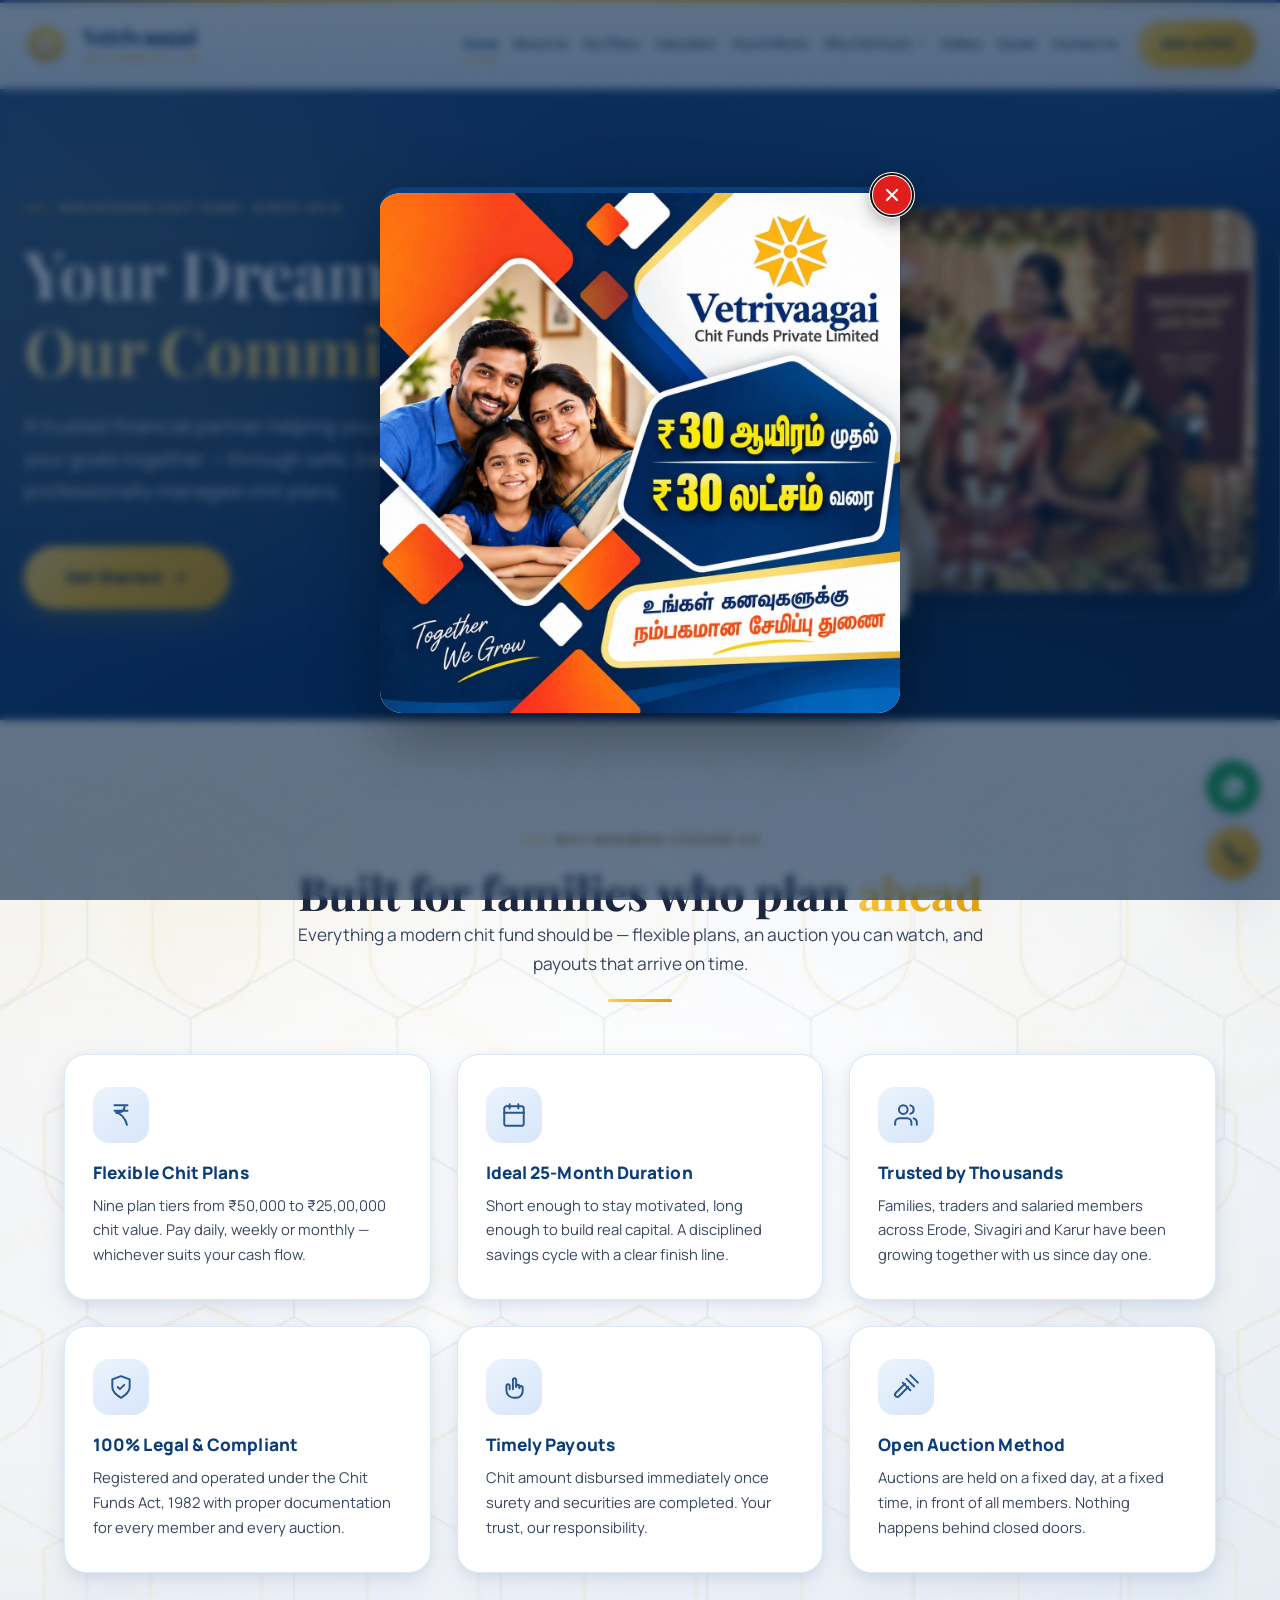
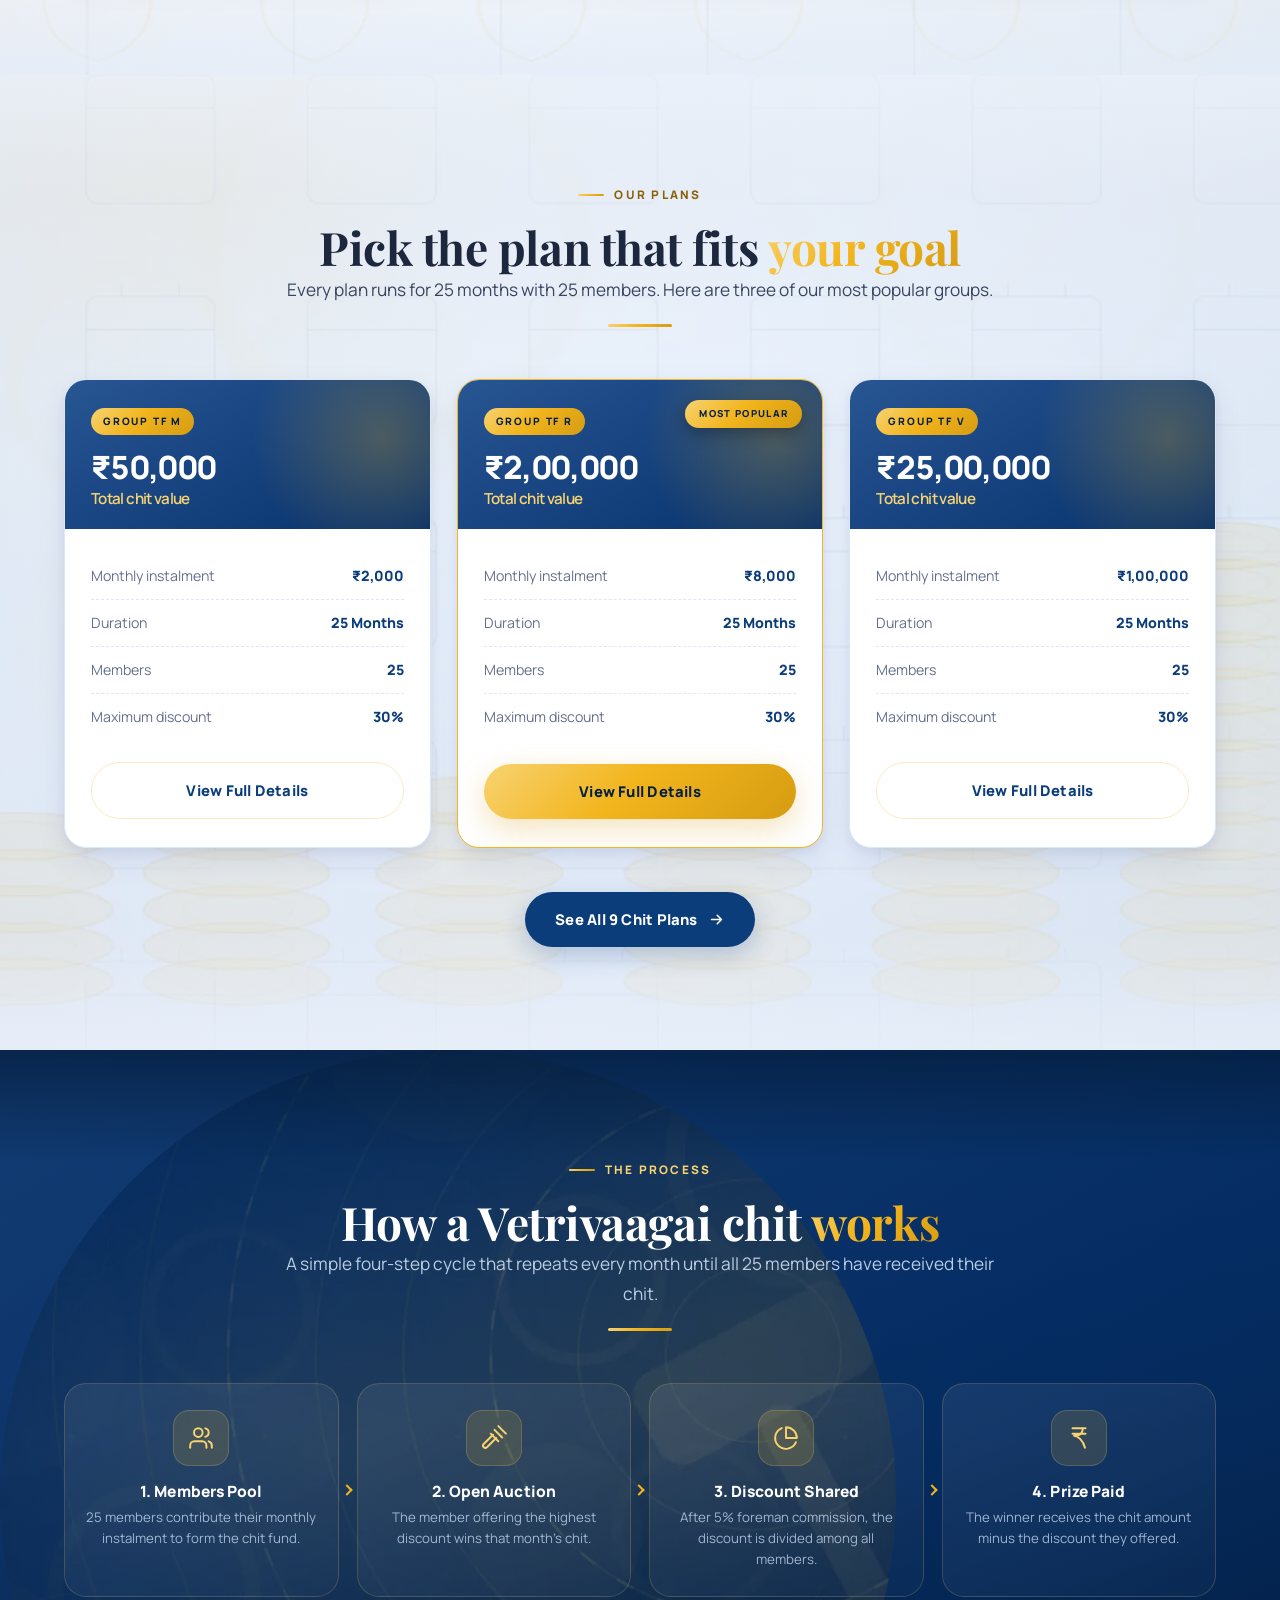
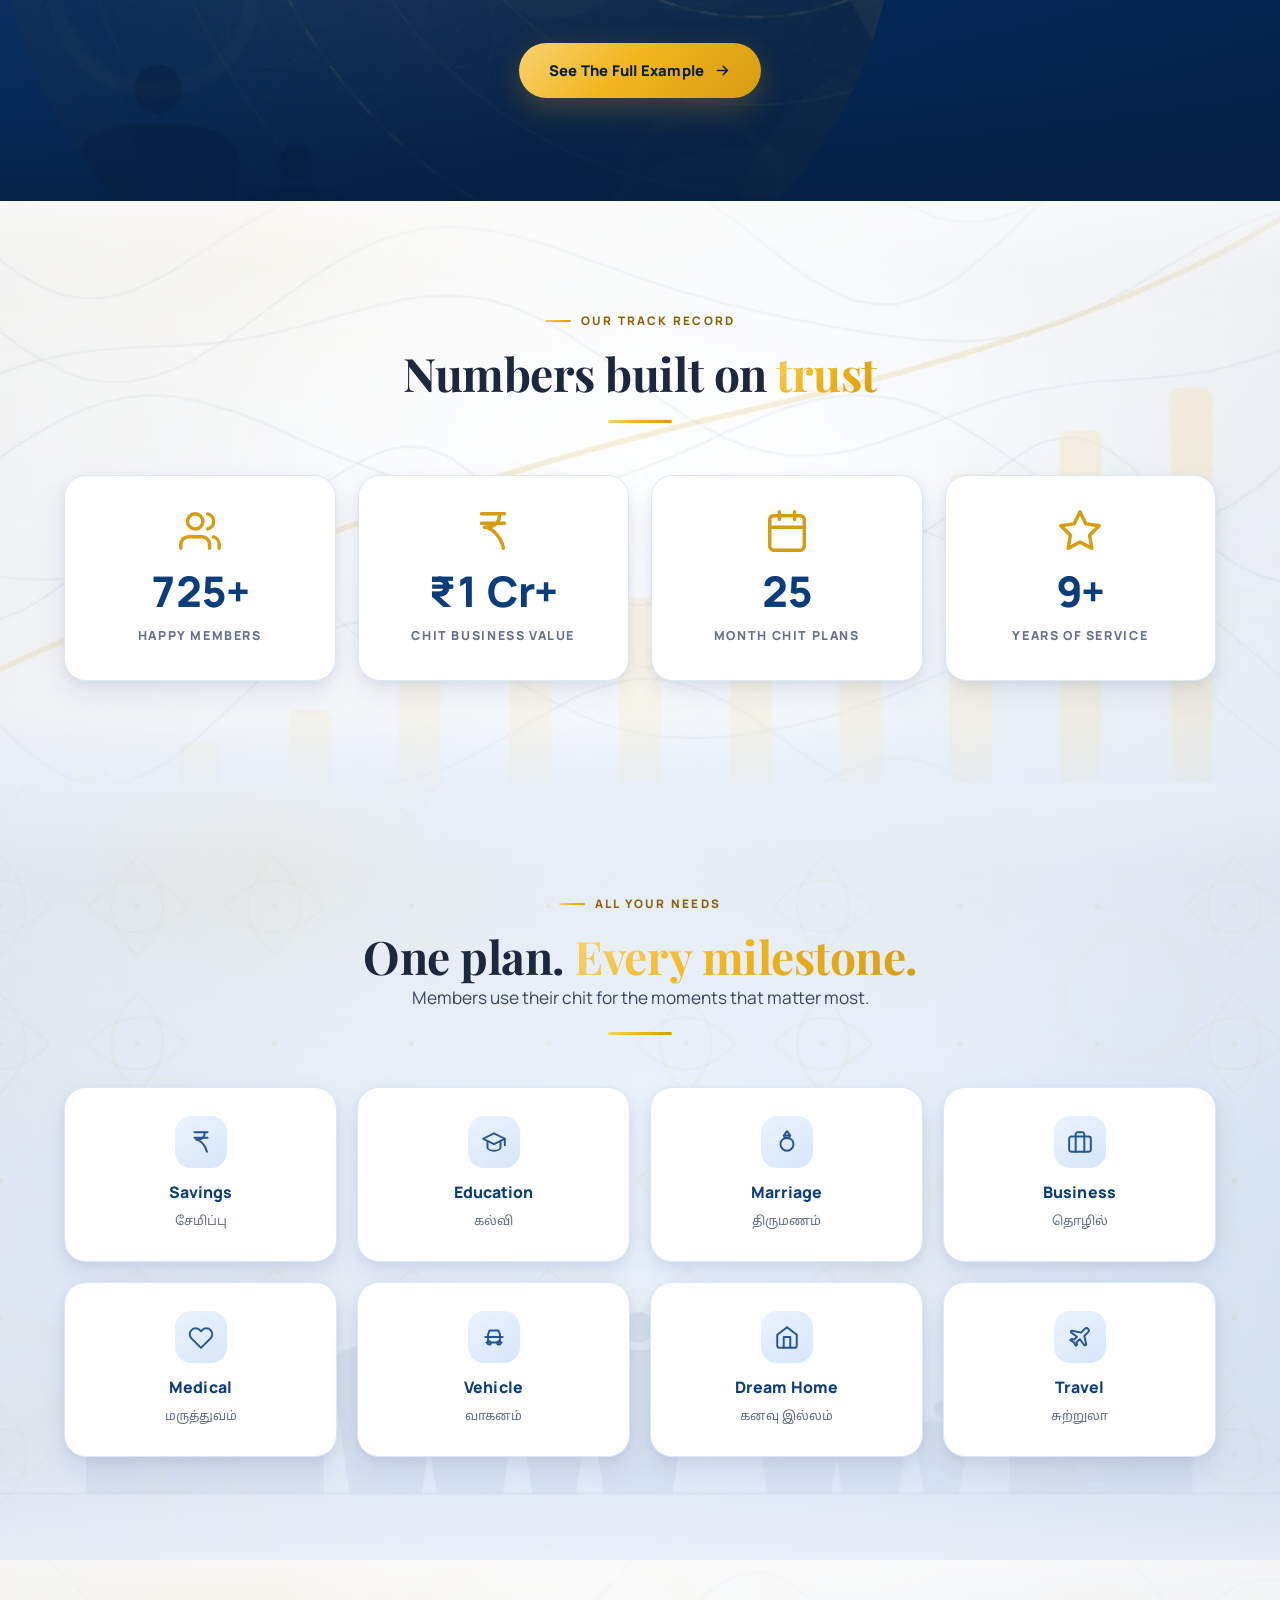
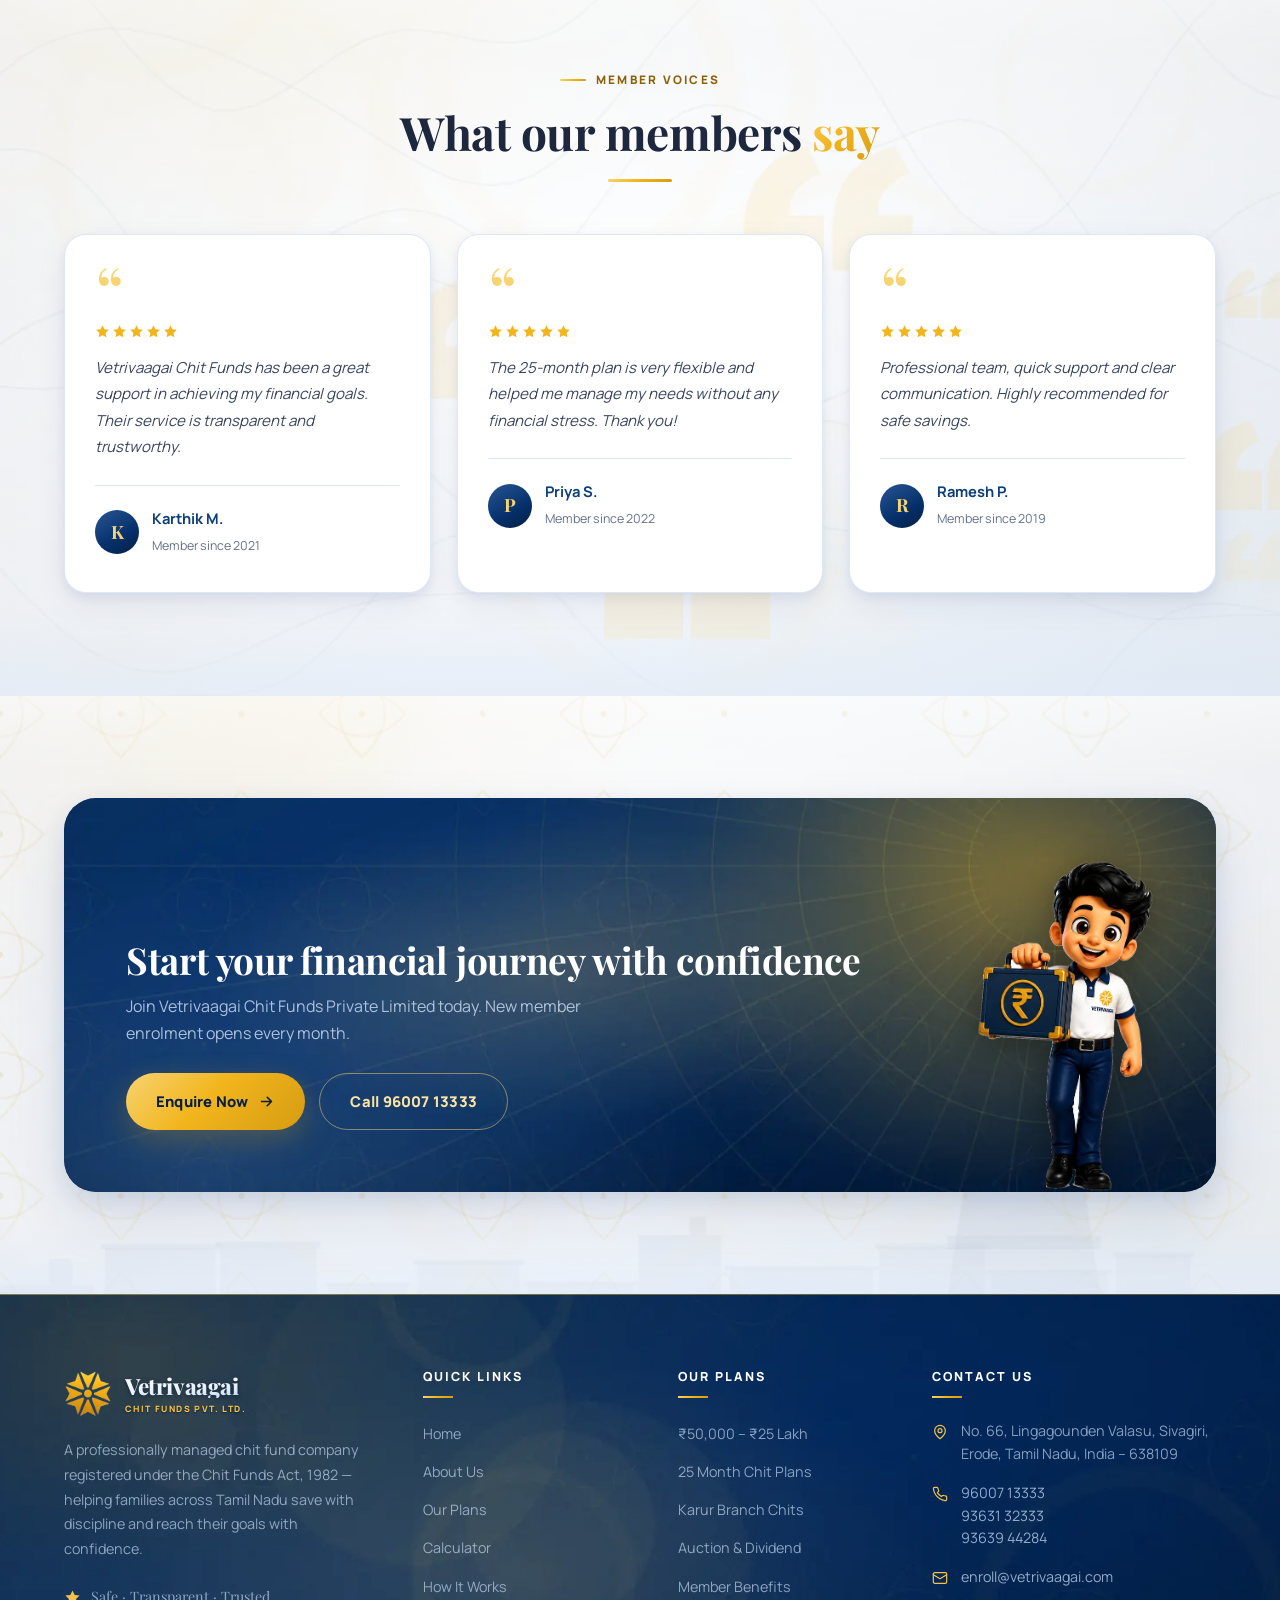
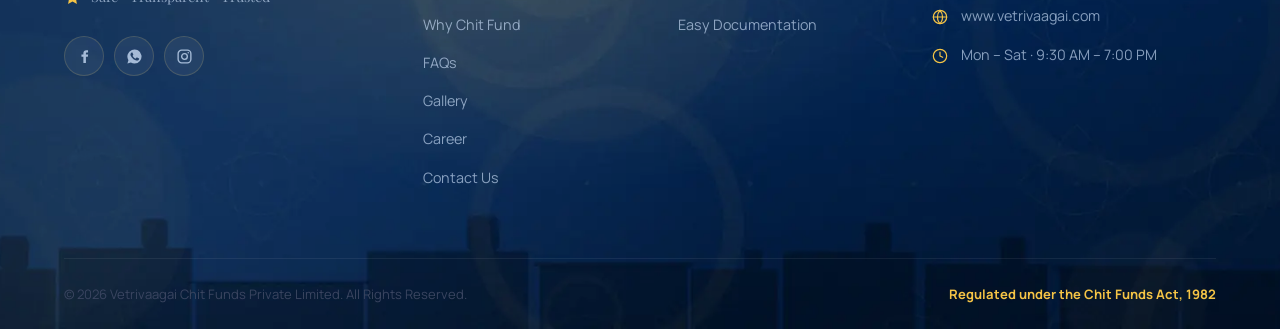
<file: index.html>
<!DOCTYPE html>
<html lang="en">
<head>
<meta charset="UTF-8">
<meta name="viewport" content="width=device-width, initial-scale=1.0">
<title>Vetrivaagai Chit Funds Private Limited | Safe. Transparent. Trusted.</title>
<meta name="description" content="Vetrivaagai Chit Funds Private Limited, Erode — safe, transparent and professionally managed chit plans from Rs.50,000 to Rs.25 Lakh over 25 months.">
<meta name="theme-color" content="#0B3D7A">
<meta property="og:title" content="Vetrivaagai Chit Funds Private Limited | Safe. Transparent. Trusted.">
<meta property="og:description" content="Vetrivaagai Chit Funds Private Limited, Erode — safe, transparent and professionally managed chit plans from Rs.50,000 to Rs.25 Lakh over 25 months.">
<meta property="og:type" content="website">
<link rel="icon" type="image/png" href="assets/img/logo-mark-192.png">
<link rel="apple-touch-icon" href="assets/img/logo-mark-192.png">
<link rel="preconnect" href="https://fonts.googleapis.com">
<link rel="preconnect" href="https://fonts.gstatic.com" crossorigin>
<link href="https://fonts.googleapis.com/css2?family=Playfair+Display:wght@500;600;700;800&family=Manrope:wght@400;500;600;700;800&family=Noto+Sans+Tamil:wght@400;600;700&display=swap" rel="stylesheet">
<meta property="og:image" content="assets/img/hero-cover.jpg">
<link rel="preload" as="image" href="assets/img/hero-cover.jpg" fetchpriority="high">
<link rel="stylesheet" href="assets/css/style.css">
</head>
<body>
<!-- ======================= HEADER ======================= -->
<header class="header">
  <div class="header-inner">
    <a class="brand" href="index.html" aria-label="Vetrivaagai Chit Funds Private Limited home">
      <img src="assets/img/logo-mark-gold.png" alt="Vetrivaagai logo">
      <span class="brand-txt">
        <span class="brand-name">Vetrivaagai</span>
        <span class="brand-sub">Chit Funds Pvt. Ltd.</span>
      </span>
    </a>

    <nav class="nav" aria-label="Main navigation"><a href="index.html" class="active">Home</a><a href="about.html">About Us</a><a href="plans.html">Our Plans</a><a href="calculator.html">Calculator</a><a href="how-it-works.html">How It Works</a><div class="nav-item"><a href="benefits.html" class="nav-trig">Why Chit Fund<svg viewBox="0 0 24 24" fill="none" stroke="currentColor" stroke-width="2.4" stroke-linecap="round" stroke-linejoin="round" aria-hidden="true"><path d="m6 9 6 6 6-6"/></svg></a><div class="nav-panel"><a href="benefits.html">Why Chit Fund</a><a href="faqs.html">FAQs</a></div></div><a href="gallery.html">Gallery</a><a href="career.html">Career</a><a href="contact.html">Contact Us</a></nav>

    <div class="header-cta">
      <a class="hdr-phone" href="tel:+919600713333"><svg viewBox="0 0 24 24" fill="none" stroke="currentColor" stroke-width="1.8" stroke-linecap="round" stroke-linejoin="round" aria-hidden="true"><path d="M22 16.9v3a2 2 0 0 1-2.2 2 19.8 19.8 0 0 1-8.6-3.1 19.5 19.5 0 0 1-6-6A19.8 19.8 0 0 1 2.1 4.2 2 2 0 0 1 4.1 2h3a2 2 0 0 1 2 1.7c.1 1 .4 1.9.7 2.8a2 2 0 0 1-.5 2.1L8.1 9.9a16 16 0 0 0 6 6l1.3-1.3a2 2 0 0 1 2.1-.4c.9.3 1.8.6 2.8.7a2 2 0 0 1 1.7 2Z"/></svg><span>96007 13333</span></a>
      <a class="btn btn-gold btn-sm" href="contact.html">Join a Chit</a>
      <button class="burger" aria-label="Open menu" aria-expanded="false"><span></span><span></span><span></span></button>
    </div>
  </div>
</header>

<div class="scrim"></div>
<aside class="drawer" aria-label="Mobile navigation">
  <a href="index.html" class="active">Home</a><a href="about.html">About Us</a><a href="plans.html">Our Plans</a><a href="calculator.html">Calculator</a><a href="how-it-works.html">How It Works</a><a href="benefits.html">Why Chit Fund</a><a href="faqs.html" class="drawer-sub">FAQs</a><a href="gallery.html">Gallery</a><a href="career.html">Career</a><a href="contact.html">Contact Us</a>
  <a class="btn btn-gold" href="contact.html">Join a Chit Today</a>
  <a class="btn btn-ghost" href="tel:+919600713333">Call 96007 13333</a>
</aside>

<!-- ======================= HERO ======================= -->
<section class="hero">
  <div class="wrap-wide hero-inner">
    <div class="hero-copy">
      <span class="eyebrow rv">Registered Chit Fund &middot; Since 2016</span>
      <h1 class="rv rv-d1">Your Dreams. <em class="gold-text">Our Commitment.</em></h1>
      <p class="hero-sub rv rv-d2">
        A trusted financial partner helping you <b>save</b>, <b>grow</b> and
        <b>achieve</b> your goals together &mdash; through safe, transparent and
        professionally managed chit plans.
      </p>

      <div class="btn-row rv rv-d3">
        <a class="btn btn-gold btn-xl" href="plans.html">Get Started <svg viewBox="0 0 24 24" fill="none" stroke="currentColor" stroke-width="1.8" stroke-linecap="round" stroke-linejoin="round" aria-hidden="true"><path d="M5 12h14M13 6l6 6-6 6"/></svg></a>
      </div>
    </div>

    <div class="hero-visual">
      <div class="hero-frame">
        <img src="assets/img/hero-cover.jpg" alt="A Vetrivaagai member family celebrating together" width="1536" height="1024" fetchpriority="high">
      </div>
      <div class="hero-chip">
        <b>&#8377;50,000 &ndash; &#8377;25 Lakh</b>
        <span>Chit values &middot; 25-month plans</span>
      </div>
    </div>
  </div>
</section>

<!-- ======================= VALUE CARDS ======================= -->
<section class="section has-bg bg-trust">
  <div class="wrap">
    <div class="head center rv">
      <span class="eyebrow">Why Members Choose Us</span>
      <h2>Built for families who plan <span class="gold-text">ahead</span></h2>
      <p class="lead" style="margin-inline:auto">Everything a modern chit fund should be &mdash; flexible plans,
        an auction you can watch, and payouts that arrive on time.</p>
      <div class="rule"></div>
    </div>

    <div class="grid g-3">
      <article class="card rv">
        <div class="ic"><svg viewBox="0 0 24 24" fill="none" stroke="currentColor" stroke-width="1.8" stroke-linecap="round" stroke-linejoin="round" aria-hidden="true"><path d="M6 3h12M6 8h12M15.5 3c0 5-3 7-8 7 3.5 0 8.5 4.5 10 11"/></svg></div>
        <h4>Flexible Chit Plans</h4>
        <p>Nine plan tiers from &#8377;50,000 to &#8377;25,00,000 chit value. Pay daily, weekly
           or monthly &mdash; whichever suits your cash flow.</p>
      </article>
      <article class="card rv rv-d1">
        <div class="ic"><svg viewBox="0 0 24 24" fill="none" stroke="currentColor" stroke-width="1.8" stroke-linecap="round" stroke-linejoin="round" aria-hidden="true"><rect x="3" y="4" width="18" height="18" rx="2"/><path d="M16 2v4M8 2v4M3 10h18"/></svg></div>
        <h4>Ideal 25-Month Duration</h4>
        <p>Short enough to stay motivated, long enough to build real capital.
           A disciplined savings cycle with a clear finish line.</p>
      </article>
      <article class="card rv rv-d2">
        <div class="ic"><svg viewBox="0 0 24 24" fill="none" stroke="currentColor" stroke-width="1.8" stroke-linecap="round" stroke-linejoin="round" aria-hidden="true"><path d="M17 21v-2a4 4 0 0 0-4-4H6a4 4 0 0 0-4 4v2"/><circle cx="9.5" cy="7" r="4"/><path d="M22 21v-2a4 4 0 0 0-3-3.9M16 3.1a4 4 0 0 1 0 7.8"/></svg></div>
        <h4>Trusted by Thousands</h4>
        <p>Families, traders and salaried members across Erode, Sivagiri and Karur
           have been growing together with us since day one.</p>
      </article>
      <article class="card rv">
        <div class="ic"><svg viewBox="0 0 24 24" fill="none" stroke="currentColor" stroke-width="1.8" stroke-linecap="round" stroke-linejoin="round" aria-hidden="true"><path d="M12 22s8-4 8-10V5l-8-3-8 3v7c0 6 8 10 8 10Z"/><path d="m9 12 2 2 4-4"/></svg></div>
        <h4>100% Legal &amp; Compliant</h4>
        <p>Registered and operated under the Chit Funds Act, 1982 with proper
           documentation for every member and every auction.</p>
      </article>
      <article class="card rv rv-d1">
        <div class="ic"><svg viewBox="0 0 24 24" fill="none" stroke="currentColor" stroke-width="1.8" stroke-linecap="round" stroke-linejoin="round" aria-hidden="true"><path d="M11 14V5.5a1.5 1.5 0 0 1 3 0V12"/><path d="M14 11.5a1.5 1.5 0 0 1 3 0V13"/><path d="M17 12.5a1.5 1.5 0 0 1 3 0V16a6 6 0 0 1-6 6h-2a7 7 0 0 1-7-7v-4a1.5 1.5 0 0 1 3 0V14"/></svg></div>
        <h4>Timely Payouts</h4>
        <p>Chit amount disbursed immediately once surety and securities are
           completed. Your trust, our responsibility.</p>
      </article>
      <article class="card rv rv-d2">
        <div class="ic"><svg viewBox="0 0 24 24" fill="none" stroke="currentColor" stroke-width="1.8" stroke-linecap="round" stroke-linejoin="round" aria-hidden="true"><path d="m14 12-8.5 8.5a2.1 2.1 0 0 1-3-3L11 9"/><path d="m12.5 4.5 7 7M16 1l7 7M9 8l7 7"/></svg></div>
        <h4>Open Auction Method</h4>
        <p>Auctions are held on a fixed day, at a fixed time, in front of all
           members. Nothing happens behind closed doors.</p>
      </article>
    </div>
  </div>
</section>

<!-- ======================= PLAN PREVIEW ======================= -->
<section class="section section-tint has-bg bg-plans">
  <div class="wrap">
    <div class="head center rv">
      <span class="eyebrow">Our Plans</span>
      <h2>Pick the plan that fits <span class="gold-text">your goal</span></h2>
      <p class="lead" style="margin-inline:auto">Every plan runs for 25 months with 25 members.
        Here are three of our most popular groups.</p>
      <div class="rule"></div>
    </div>

    <div class="plans-grid">
      <article class="plan rv">
        <div class="plan-top">
          <span class="plan-code">Group TF&nbsp;M</span>
          <div class="plan-val">&#8377;50,000<small>Total chit value</small></div>
        </div>
        <div class="plan-body">
          <ul>
            <li><span>Monthly instalment</span><b>&#8377;2,000</b></li>
            <li><span>Duration</span><b>25 Months</b></li>
            <li><span>Members</span><b>25</b></li>
            <li><span>Maximum discount</span><b>30%</b></li>
          </ul>
          <a class="btn btn-ghost" href="plans.html">View Full Details</a>
        </div>
      </article>

      <article class="plan feat rv rv-d1">
        <span class="plan-tag">Most Popular</span>
        <div class="plan-top">
          <span class="plan-code">Group TF&nbsp;R</span>
          <div class="plan-val">&#8377;2,00,000<small>Total chit value</small></div>
        </div>
        <div class="plan-body">
          <ul>
            <li><span>Monthly instalment</span><b>&#8377;8,000</b></li>
            <li><span>Duration</span><b>25 Months</b></li>
            <li><span>Members</span><b>25</b></li>
            <li><span>Maximum discount</span><b>30%</b></li>
          </ul>
          <a class="btn btn-gold" href="plans.html">View Full Details</a>
        </div>
      </article>

      <article class="plan rv rv-d2">
        <div class="plan-top">
          <span class="plan-code">Group TF&nbsp;V</span>
          <div class="plan-val">&#8377;25,00,000<small>Total chit value</small></div>
        </div>
        <div class="plan-body">
          <ul>
            <li><span>Monthly instalment</span><b>&#8377;1,00,000</b></li>
            <li><span>Duration</span><b>25 Months</b></li>
            <li><span>Members</span><b>25</b></li>
            <li><span>Maximum discount</span><b>30%</b></li>
          </ul>
          <a class="btn btn-ghost" href="plans.html">View Full Details</a>
        </div>
      </article>
    </div>

    <div class="btn-row center rv" style="margin-top:44px">
      <a class="btn btn-em" href="plans.html">See All 9 Chit Plans <svg viewBox="0 0 24 24" fill="none" stroke="currentColor" stroke-width="1.8" stroke-linecap="round" stroke-linejoin="round" aria-hidden="true"><path d="M5 12h14M13 6l6 6-6 6"/></svg></a>
    </div>
  </div>
</section>

<!-- ======================= HOW IT WORKS ======================= -->
<section class="section section-dark has-bg bg-auction">
  <div class="wrap">
    <div class="head center rv">
      <span class="eyebrow">The Process</span>
      <h2>How a Vetrivaagai chit <span class="gold-text">works</span></h2>
      <p class="lead" style="margin-inline:auto">A simple four-step cycle that repeats every month
        until all 25 members have received their chit.</p>
      <div class="rule"></div>
    </div>

    <div class="flow">
      <div class="flow-node card-dark rv">
        <div class="ic"><svg viewBox="0 0 24 24" fill="none" stroke="currentColor" stroke-width="1.8" stroke-linecap="round" stroke-linejoin="round" aria-hidden="true"><path d="M17 21v-2a4 4 0 0 0-4-4H6a4 4 0 0 0-4 4v2"/><circle cx="9.5" cy="7" r="4"/><path d="M22 21v-2a4 4 0 0 0-3-3.9M16 3.1a4 4 0 0 1 0 7.8"/></svg></div>
        <h4>1. Members Pool</h4>
        <p>25 members contribute their monthly instalment to form the chit fund.</p>
      </div>
      <div class="flow-node card-dark rv rv-d1">
        <div class="ic"><svg viewBox="0 0 24 24" fill="none" stroke="currentColor" stroke-width="1.8" stroke-linecap="round" stroke-linejoin="round" aria-hidden="true"><path d="m14 12-8.5 8.5a2.1 2.1 0 0 1-3-3L11 9"/><path d="m12.5 4.5 7 7M16 1l7 7M9 8l7 7"/></svg></div>
        <h4>2. Open Auction</h4>
        <p>The member offering the highest discount wins that month's chit.</p>
      </div>
      <div class="flow-node card-dark rv rv-d2">
        <div class="ic"><svg viewBox="0 0 24 24" fill="none" stroke="currentColor" stroke-width="1.8" stroke-linecap="round" stroke-linejoin="round" aria-hidden="true"><path d="M21.2 15.9A10 10 0 1 1 8.1 2.8"/><path d="M22 12A10 10 0 0 0 12 2v10Z"/></svg></div>
        <h4>3. Discount Shared</h4>
        <p>After 5% foreman commission, the discount is divided among all members.</p>
      </div>
      <div class="flow-node card-dark rv rv-d3">
        <div class="ic"><svg viewBox="0 0 24 24" fill="none" stroke="currentColor" stroke-width="1.8" stroke-linecap="round" stroke-linejoin="round" aria-hidden="true"><path d="M6 3h12M6 8h12M15.5 3c0 5-3 7-8 7 3.5 0 8.5 4.5 10 11"/></svg></div>
        <h4>4. Prize Paid</h4>
        <p>The winner receives the chit amount minus the discount they offered.</p>
      </div>
    </div>

    <div class="btn-row center rv" style="margin-top:46px">
      <a class="btn btn-gold" href="how-it-works.html">See The Full Example <svg viewBox="0 0 24 24" fill="none" stroke="currentColor" stroke-width="1.8" stroke-linecap="round" stroke-linejoin="round" aria-hidden="true"><path d="M5 12h14M13 6l6 6-6 6"/></svg></a>
    </div>
  </div>
</section>

<!-- ======================= ACHIEVEMENTS ======================= -->
<section class="section has-bg bg-growth">
  <div class="wrap">
    <div class="head center rv">
      <span class="eyebrow">Our Track Record</span>
      <h2>Numbers built on <span class="gold-text">trust</span></h2>
      <div class="rule"></div>
    </div>

    <div class="stats">
      <div class="stat rv">
        <div class="stat-ic"><svg viewBox="0 0 24 24" fill="none" stroke="currentColor" stroke-width="1.8" stroke-linecap="round" stroke-linejoin="round" aria-hidden="true"><path d="M17 21v-2a4 4 0 0 0-4-4H6a4 4 0 0 0-4 4v2"/><circle cx="9.5" cy="7" r="4"/><path d="M22 21v-2a4 4 0 0 0-3-3.9M16 3.1a4 4 0 0 1 0 7.8"/></svg></div>
        <b data-count="725" data-suffix="+">0</b>
        <span>Happy Members</span>
      </div>
      <div class="stat rv rv-d1">
        <div class="stat-ic"><svg viewBox="0 0 24 24" fill="none" stroke="currentColor" stroke-width="1.8" stroke-linecap="round" stroke-linejoin="round" aria-hidden="true"><path d="M6 3h12M6 8h12M15.5 3c0 5-3 7-8 7 3.5 0 8.5 4.5 10 11"/></svg></div>
        <b data-count="1" data-prefix="&#8377;" data-suffix=" Cr+">0</b>
        <span>Chit Business Value</span>
      </div>
      <div class="stat rv rv-d2">
        <div class="stat-ic"><svg viewBox="0 0 24 24" fill="none" stroke="currentColor" stroke-width="1.8" stroke-linecap="round" stroke-linejoin="round" aria-hidden="true"><rect x="3" y="4" width="18" height="18" rx="2"/><path d="M16 2v4M8 2v4M3 10h18"/></svg></div>
        <b data-count="25">0</b>
        <span>Month Chit Plans</span>
      </div>
      <div class="stat rv rv-d3">
        <div class="stat-ic"><svg viewBox="0 0 24 24" fill="none" stroke="currentColor" stroke-width="1.8" stroke-linecap="round" stroke-linejoin="round" aria-hidden="true"><path d="m12 2 3.1 6.3 6.9 1-5 4.9 1.2 6.8L12 17.8 5.8 21l1.2-6.8-5-4.9 6.9-1L12 2Z"/></svg></div>
        <b data-count="9" data-suffix="+">0</b>
        <span>Years of Service</span>
      </div>
    </div>
  </div>
</section>

<!-- ======================= WHAT IT'S FOR ======================= -->
<section class="section section-tint has-bg bg-family">
  <div class="wrap">
    <div class="head center rv">
      <span class="eyebrow">All Your Needs</span>
      <h2>One plan. <span class="gold-text">Every milestone.</span></h2>
      <p class="lead" style="margin-inline:auto">Members use their chit for the moments that matter most.</p>
      <div class="rule"></div>
    </div>

    <div class="uses">
      <a class="use rv" href="plans.html?for=savings#plans"><div class="ic"><svg viewBox="0 0 24 24" fill="none" stroke="currentColor" stroke-width="1.8" stroke-linecap="round" stroke-linejoin="round" aria-hidden="true"><path d="M6 3h12M6 8h12M15.5 3c0 5-3 7-8 7 3.5 0 8.5 4.5 10 11"/></svg></div><h4>Savings</h4><span class="ta">&#2970;&#3015;&#2990;&#3007;&#2986;&#3021;&#2986;&#3009;</span></a>
      <a class="use rv rv-d1" href="plans.html?for=education#plans"><div class="ic"><svg viewBox="0 0 24 24" fill="none" stroke="currentColor" stroke-width="1.8" stroke-linecap="round" stroke-linejoin="round" aria-hidden="true"><path d="M22 9 12 4 2 9l10 5 10-5Z"/><path d="M6 11.5V17c0 1.7 2.7 3 6 3s6-1.3 6-3v-5.5"/><path d="M22 9v6"/></svg></div><h4>Education</h4><span class="ta">&#2965;&#2994;&#3021;&#2997;&#3007;</span></a>
      <a class="use rv rv-d2" href="plans.html?for=marriage#plans"><div class="ic"><svg viewBox="0 0 24 24" fill="none" stroke="currentColor" stroke-width="1.8" stroke-linecap="round" stroke-linejoin="round" aria-hidden="true"><circle cx="12" cy="14" r="6"/><path d="m9 6 3-4 3 4M9 6h6l-1.5 2.5h-3L9 6Z"/></svg></div><h4>Marriage</h4><span class="ta">&#2980;&#3007;&#2992;&#3009;&#2990;&#2979;&#2990;&#3021;</span></a>
      <a class="use rv rv-d3" href="plans.html?for=business#plans"><div class="ic"><svg viewBox="0 0 24 24" fill="none" stroke="currentColor" stroke-width="1.8" stroke-linecap="round" stroke-linejoin="round" aria-hidden="true"><rect x="2" y="7" width="20" height="14" rx="2"/><path d="M16 21V5a2 2 0 0 0-2-2h-4a2 2 0 0 0-2 2v16"/></svg></div><h4>Business</h4><span class="ta">&#2980;&#3018;&#2996;&#3007;&#2994;&#3021;</span></a>
      <a class="use rv" href="plans.html?for=medical#plans"><div class="ic"><svg viewBox="0 0 24 24" fill="none" stroke="currentColor" stroke-width="1.8" stroke-linecap="round" stroke-linejoin="round" aria-hidden="true"><path d="M20.8 5.6a5.4 5.4 0 0 0-7.7 0L12 6.7l-1.1-1.1a5.4 5.4 0 0 0-7.7 7.7L12 22l8.8-8.7a5.4 5.4 0 0 0 0-7.7Z"/></svg></div><h4>Medical</h4><span class="ta">&#2990;&#2992;&#3009;&#2980;&#3021;&#2980;&#3009;&#2997;&#2990;&#3021;</span></a>
      <a class="use rv rv-d1" href="plans.html?for=vehicle#plans"><div class="ic"><svg viewBox="0 0 24 24" fill="none" stroke="currentColor" stroke-width="1.8" stroke-linecap="round" stroke-linejoin="round" aria-hidden="true"><path d="M5 17h14M6.5 17V9.5L8 6h8l1.5 3.5V17"/><path d="M4 12h16"/><circle cx="7.5" cy="17.5" r="1.5"/><circle cx="16.5" cy="17.5" r="1.5"/></svg></div><h4>Vehicle</h4><span class="ta">&#2997;&#3006;&#2965;&#2985;&#2990;&#3021;</span></a>
      <a class="use rv rv-d2" href="plans.html?for=dream-home#plans"><div class="ic"><svg viewBox="0 0 24 24" fill="none" stroke="currentColor" stroke-width="1.8" stroke-linecap="round" stroke-linejoin="round" aria-hidden="true"><path d="m3 10 9-7 9 7v10a2 2 0 0 1-2 2H5a2 2 0 0 1-2-2Z"/><path d="M9 22V12h6v10"/></svg></div><h4>Dream Home</h4><span class="ta">&#2965;&#2985;&#2997;&#3009; &#2951;&#2994;&#3021;&#2994;&#2990;&#3021;</span></a>
      <a class="use rv rv-d3" href="plans.html?for=travel#plans"><div class="ic"><svg viewBox="0 0 24 24" fill="none" stroke="currentColor" stroke-width="1.8" stroke-linecap="round" stroke-linejoin="round" aria-hidden="true"><path d="M17.8 19.2 16 11l3.5-3.5a2.1 2.1 0 0 0-3-3L13 8 4.8 6.2a1 1 0 0 0-1 1.6l5.4 4-2.6 2.6-2.4-.5-1.1 1.1 3.2 1.9 1.9 3.2 1.1-1.1-.5-2.4L11.8 14l4 5.4a1 1 0 0 0 1.6-.2Z"/></svg></div><h4>Travel</h4><span class="ta">&#2970;&#3009;&#2993;&#3021;&#2993;&#3009;&#2994;&#3006;</span></a>
    </div>
  </div>
</section>

<!-- ======================= TESTIMONIALS ======================= -->
<section class="section has-bg bg-voices">
  <div class="wrap">
    <div class="head center rv">
      <span class="eyebrow">Member Voices</span>
      <h2>What our members <span class="gold-text">say</span></h2>
      <div class="rule"></div>
    </div>

    <div class="quotes">
      <article class="quote rv">
        <span class="quote-mark">&ldquo;</span>
        <div class="stars"><svg viewBox="0 0 24 24" fill="currentColor" aria-hidden="true"><path d="m12 2 3.1 6.3 6.9 1-5 4.9 1.2 6.8L12 17.8 5.8 21l1.2-6.8-5-4.9 6.9-1L12 2Z"/></svg><svg viewBox="0 0 24 24" fill="currentColor" aria-hidden="true"><path d="m12 2 3.1 6.3 6.9 1-5 4.9 1.2 6.8L12 17.8 5.8 21l1.2-6.8-5-4.9 6.9-1L12 2Z"/></svg><svg viewBox="0 0 24 24" fill="currentColor" aria-hidden="true"><path d="m12 2 3.1 6.3 6.9 1-5 4.9 1.2 6.8L12 17.8 5.8 21l1.2-6.8-5-4.9 6.9-1L12 2Z"/></svg><svg viewBox="0 0 24 24" fill="currentColor" aria-hidden="true"><path d="m12 2 3.1 6.3 6.9 1-5 4.9 1.2 6.8L12 17.8 5.8 21l1.2-6.8-5-4.9 6.9-1L12 2Z"/></svg><svg viewBox="0 0 24 24" fill="currentColor" aria-hidden="true"><path d="m12 2 3.1 6.3 6.9 1-5 4.9 1.2 6.8L12 17.8 5.8 21l1.2-6.8-5-4.9 6.9-1L12 2Z"/></svg></div>
        <p>Vetrivaagai Chit Funds has been a great support in achieving my financial goals.
           Their service is transparent and trustworthy.</p>
        <div class="quote-by">
          <div class="avatar">K</div>
          <div><b>Karthik M.</b><span>Member since 2021</span></div>
        </div>
      </article>

      <article class="quote rv rv-d1">
        <span class="quote-mark">&ldquo;</span>
        <div class="stars"><svg viewBox="0 0 24 24" fill="currentColor" aria-hidden="true"><path d="m12 2 3.1 6.3 6.9 1-5 4.9 1.2 6.8L12 17.8 5.8 21l1.2-6.8-5-4.9 6.9-1L12 2Z"/></svg><svg viewBox="0 0 24 24" fill="currentColor" aria-hidden="true"><path d="m12 2 3.1 6.3 6.9 1-5 4.9 1.2 6.8L12 17.8 5.8 21l1.2-6.8-5-4.9 6.9-1L12 2Z"/></svg><svg viewBox="0 0 24 24" fill="currentColor" aria-hidden="true"><path d="m12 2 3.1 6.3 6.9 1-5 4.9 1.2 6.8L12 17.8 5.8 21l1.2-6.8-5-4.9 6.9-1L12 2Z"/></svg><svg viewBox="0 0 24 24" fill="currentColor" aria-hidden="true"><path d="m12 2 3.1 6.3 6.9 1-5 4.9 1.2 6.8L12 17.8 5.8 21l1.2-6.8-5-4.9 6.9-1L12 2Z"/></svg><svg viewBox="0 0 24 24" fill="currentColor" aria-hidden="true"><path d="m12 2 3.1 6.3 6.9 1-5 4.9 1.2 6.8L12 17.8 5.8 21l1.2-6.8-5-4.9 6.9-1L12 2Z"/></svg></div>
        <p>The 25-month plan is very flexible and helped me manage my needs without
           any financial stress. Thank you!</p>
        <div class="quote-by">
          <div class="avatar">P</div>
          <div><b>Priya S.</b><span>Member since 2022</span></div>
        </div>
      </article>

      <article class="quote rv rv-d2">
        <span class="quote-mark">&ldquo;</span>
        <div class="stars"><svg viewBox="0 0 24 24" fill="currentColor" aria-hidden="true"><path d="m12 2 3.1 6.3 6.9 1-5 4.9 1.2 6.8L12 17.8 5.8 21l1.2-6.8-5-4.9 6.9-1L12 2Z"/></svg><svg viewBox="0 0 24 24" fill="currentColor" aria-hidden="true"><path d="m12 2 3.1 6.3 6.9 1-5 4.9 1.2 6.8L12 17.8 5.8 21l1.2-6.8-5-4.9 6.9-1L12 2Z"/></svg><svg viewBox="0 0 24 24" fill="currentColor" aria-hidden="true"><path d="m12 2 3.1 6.3 6.9 1-5 4.9 1.2 6.8L12 17.8 5.8 21l1.2-6.8-5-4.9 6.9-1L12 2Z"/></svg><svg viewBox="0 0 24 24" fill="currentColor" aria-hidden="true"><path d="m12 2 3.1 6.3 6.9 1-5 4.9 1.2 6.8L12 17.8 5.8 21l1.2-6.8-5-4.9 6.9-1L12 2Z"/></svg><svg viewBox="0 0 24 24" fill="currentColor" aria-hidden="true"><path d="m12 2 3.1 6.3 6.9 1-5 4.9 1.2 6.8L12 17.8 5.8 21l1.2-6.8-5-4.9 6.9-1L12 2Z"/></svg></div>
        <p>Professional team, quick support and clear communication.
           Highly recommended for safe savings.</p>
        <div class="quote-by">
          <div class="avatar">R</div>
          <div><b>Ramesh P.</b><span>Member since 2019</span></div>
        </div>
      </article>
    </div>
  </div>
</section>

<!-- ======================= CTA ======================= -->
<section class="section has-bg bg-heritage">
  <div class="wrap">
    <div class="cta cta-mascot rv">
      <div class="cta-copy">
        <h2>Start your financial journey with confidence</h2>
        <p>Join Vetrivaagai Chit Funds Private Limited today. New member enrolment opens every month.</p>
        <div class="btn-row">
          <a class="btn btn-gold" href="contact.html">Enquire Now <svg viewBox="0 0 24 24" fill="none" stroke="currentColor" stroke-width="1.8" stroke-linecap="round" stroke-linejoin="round" aria-hidden="true"><path d="M5 12h14M13 6l6 6-6 6"/></svg></a>
          <a class="btn btn-ghost" href="tel:+919600713333">Call 96007 13333</a>
        </div>
      </div>
      <figure class="mascot-fig"><picture><source srcset="assets/img/mascot.webp" type="image/webp"><img class="mascot-img" src="assets/img/mascot.png" alt="Vetrivaagai mascot holding a rupee briefcase" width="415" height="780" loading="lazy" decoding="async"></picture></figure>
    </div>
  </div>
</section>

<!-- ======================= FOOTER ======================= -->
<footer class="footer">
  <div class="wrap">
    <div class="f-grid">

      <div class="f-col">
        <div class="f-brand">
          <img src="assets/img/logo-mark-gold.png" alt="Vetrivaagai logo">
          <span class="brand-txt">
            <span class="brand-name">Vetrivaagai</span>
            <span class="brand-sub">Chit Funds Pvt. Ltd.</span>
          </span>
        </div>
        <p class="f-about">A professionally managed chit fund company registered under the
          Chit Funds Act, 1982 &mdash; helping families across Tamil Nadu save with discipline
          and reach their goals with confidence.</p>
        <p class="f-tag"><svg viewBox="0 0 24 24" fill="currentColor" aria-hidden="true"><path d="m12 2 3.1 6.3 6.9 1-5 4.9 1.2 6.8L12 17.8 5.8 21l1.2-6.8-5-4.9 6.9-1L12 2Z"/></svg> Safe &middot; Transparent &middot; Trusted</p>
        <div class="socials">
          <a href="https://www.facebook.com/share/1EwmDqsweS/" target="_blank" rel="noopener noreferrer" aria-label="Vetrivaagai on Facebook"><svg viewBox="0 0 24 24" fill="currentColor" aria-hidden="true"><path d="M14 9V7.5c0-.8.2-1.2 1.4-1.2H17V3.2c-.3 0-1.3-.1-2.4-.1-2.5 0-4.2 1.5-4.2 4.3V9H7.7v3.5h2.7V21H14v-8.5h2.7l.4-3.5H14Z"/></svg></a>
          <a href="https://wa.me/919600713333" target="_blank" rel="noopener noreferrer" aria-label="Vetrivaagai on WhatsApp"><svg viewBox="0 0 24 24" fill="currentColor" aria-hidden="true"><path d="M17.5 14.4c-.3-.2-1.7-.9-2-1-.3-.1-.5-.1-.7.1-.2.3-.7 1-.9 1.2-.2.2-.3.2-.6.1-.3-.2-1.2-.5-2.3-1.5-.9-.8-1.4-1.7-1.6-2-.2-.3 0-.5.1-.6l.5-.5c.1-.2.2-.3.3-.5v-.5c-.1-.2-.7-1.6-.9-2.2-.3-.6-.5-.5-.7-.5h-.6c-.2 0-.5.1-.8.4-.3.3-1 1-1 2.4s1.1 2.8 1.2 3c.2.2 2.1 3.3 5.2 4.6.7.3 1.3.5 1.7.6.7.2 1.4.2 1.9.1.6-.1 1.7-.7 2-1.4.2-.7.2-1.2.2-1.4-.1-.1-.3-.2-.6-.3M12 22a10 10 0 0 1-5.1-1.4L2 22l1.4-4.8A10 10 0 1 1 12 22Z"/></svg></a>
          <a href="https://www.instagram.com/vetrivaagai_chit_funds/" target="_blank" rel="noopener noreferrer" aria-label="Vetrivaagai on Instagram"><svg viewBox="0 0 24 24" fill="none" stroke="currentColor" stroke-width="1.9" aria-hidden="true"><rect x="3" y="3" width="18" height="18" rx="5"/><circle cx="12" cy="12" r="4"/><circle cx="17.3" cy="6.7" r="1.1" fill="currentColor" stroke="none"/></svg></a>
        </div>
      </div>

      <div class="f-col">
        <h4>Quick Links</h4>
        <ul><li><a href="index.html">Home</a></li><li><a href="about.html">About Us</a></li><li><a href="plans.html">Our Plans</a></li><li><a href="calculator.html">Calculator</a></li><li><a href="how-it-works.html">How It Works</a></li><li><a href="benefits.html">Why Chit Fund</a></li><li><a href="faqs.html">FAQs</a></li><li><a href="gallery.html">Gallery</a></li><li><a href="career.html">Career</a></li><li><a href="contact.html">Contact Us</a></li></ul>
      </div>

      <div class="f-col">
        <h4>Our Plans</h4>
        <ul>
          <li><a href="plans.html">&#8377;50,000 &ndash; &#8377;25 Lakh</a></li>
          <li><a href="plans.html">25 Month Chit Plans</a></li>
          <li><a href="plans.html#karur">Karur Branch Chits</a></li>
          <li><a href="how-it-works.html">Auction &amp; Dividend</a></li>
          <li><a href="benefits.html">Member Benefits</a></li>
          <li><a href="contact.html">Easy Documentation</a></li>
        </ul>
      </div>

      <div class="f-col">
        <h4>Contact Us</h4>
        <ul class="f-contact">
          <li><svg viewBox="0 0 24 24" fill="none" stroke="currentColor" stroke-width="1.8" stroke-linecap="round" stroke-linejoin="round" aria-hidden="true"><path d="M20 10c0 6-8 12-8 12s-8-6-8-12a8 8 0 0 1 16 0Z"/><circle cx="12" cy="10" r="3"/></svg><span>No. 66, Lingagounden Valasu, Sivagiri,<br>Erode, Tamil Nadu, India &ndash; 638109</span></li>
          <li><svg viewBox="0 0 24 24" fill="none" stroke="currentColor" stroke-width="1.8" stroke-linecap="round" stroke-linejoin="round" aria-hidden="true"><path d="M22 16.9v3a2 2 0 0 1-2.2 2 19.8 19.8 0 0 1-8.6-3.1 19.5 19.5 0 0 1-6-6A19.8 19.8 0 0 1 2.1 4.2 2 2 0 0 1 4.1 2h3a2 2 0 0 1 2 1.7c.1 1 .4 1.9.7 2.8a2 2 0 0 1-.5 2.1L8.1 9.9a16 16 0 0 0 6 6l1.3-1.3a2 2 0 0 1 2.1-.4c.9.3 1.8.6 2.8.7a2 2 0 0 1 1.7 2Z"/></svg><span><a href="tel:+919600713333">96007 13333</a><br><a href="tel:+919363132333">93631 32333</a><br><a href="tel:+919363944284">93639 44284</a></span></li>
          <li><svg viewBox="0 0 24 24" fill="none" stroke="currentColor" stroke-width="1.8" stroke-linecap="round" stroke-linejoin="round" aria-hidden="true"><rect x="2" y="4" width="20" height="16" rx="2"/><path d="m2 7 10 6 10-6"/></svg><span><a href="mailto:enroll@vetrivaagai.com">enroll@vetrivaagai.com</a></span></li>
          <li><svg viewBox="0 0 24 24" fill="none" stroke="currentColor" stroke-width="1.8" stroke-linecap="round" stroke-linejoin="round" aria-hidden="true"><circle cx="12" cy="12" r="10"/><path d="M2 12h20M12 2a15 15 0 0 1 0 20 15 15 0 0 1 0-20Z"/></svg><span>www.vetrivaagai.com</span></li>
          <li><svg viewBox="0 0 24 24" fill="none" stroke="currentColor" stroke-width="1.8" stroke-linecap="round" stroke-linejoin="round" aria-hidden="true"><circle cx="12" cy="12" r="10"/><path d="M12 6v6l4 2"/></svg><span>Mon &ndash; Sat &middot; 9:30 AM &ndash; 7:00 PM</span></li>
        </ul>
      </div>

    </div>

    <div class="f-bar">
      <p>&copy; <span data-year></span> Vetrivaagai Chit Funds Private Limited. All Rights Reserved.</p>
      <div class="f-bar-r">
        <span>Regulated under the Chit Funds Act, 1982</span>
      </div>
    </div>
  </div>
</footer>

<!-- ======================= FLOATING ACTIONS ======================= -->
<div class="fabs">
  <button class="to-top" aria-label="Back to top"><svg viewBox="0 0 24 24" fill="none" stroke="currentColor" stroke-width="1.8" stroke-linecap="round" stroke-linejoin="round" aria-hidden="true"><path d="M12 19V5M5 12l7-7 7 7"/></svg></button>
  <a class="fab fab-wa" href="https://wa.me/919600713333" aria-label="Chat on WhatsApp"><svg viewBox="0 0 24 24" fill="currentColor" aria-hidden="true"><path d="M17.5 14.4c-.3-.2-1.7-.9-2-1-.3-.1-.5-.1-.7.1-.2.3-.7 1-.9 1.2-.2.2-.3.2-.6.1-.3-.2-1.2-.5-2.3-1.5-.9-.8-1.4-1.7-1.6-2-.2-.3 0-.5.1-.6l.5-.5c.1-.2.2-.3.3-.5v-.5c-.1-.2-.7-1.6-.9-2.2-.3-.6-.5-.5-.7-.5h-.6c-.2 0-.5.1-.8.4-.3.3-1 1-1 2.4s1.1 2.8 1.2 3c.2.2 2.1 3.3 5.2 4.6.7.3 1.3.5 1.7.6.7.2 1.4.2 1.9.1.6-.1 1.7-.7 2-1.4.2-.7.2-1.2.2-1.4-.1-.1-.3-.2-.6-.3M12 22a10 10 0 0 1-5.1-1.4L2 22l1.4-4.8A10 10 0 1 1 12 22Z"/></svg></a>
  <a class="fab fab-call" href="tel:+919600713333" aria-label="Call us"><svg viewBox="0 0 24 24" fill="none" stroke="currentColor" stroke-width="1.8" stroke-linecap="round" stroke-linejoin="round" aria-hidden="true"><path d="M22 16.9v3a2 2 0 0 1-2.2 2 19.8 19.8 0 0 1-8.6-3.1 19.5 19.5 0 0 1-6-6A19.8 19.8 0 0 1 2.1 4.2 2 2 0 0 1 4.1 2h3a2 2 0 0 1 2 1.7c.1 1 .4 1.9.7 2.8a2 2 0 0 1-.5 2.1L8.1 9.9a16 16 0 0 0 6 6l1.3-1.3a2 2 0 0 1 2.1-.4c.9.3 1.8.6 2.8.7a2 2 0 0 1 1.7 2Z"/></svg></a>
</div>

<!-- Welcome pop-up: shows once each time a visitor opens the site -->
<div class="welcome-pop" id="welcomePop" role="dialog" aria-modal="true" aria-label="Welcome to Vetrivaagai Chit Funds" hidden>
  <div class="wp-box">
    <button type="button" class="wp-close" id="welcomeClose" aria-label="Close">
      <svg viewBox="0 0 24 24" fill="none" stroke="currentColor" stroke-width="2.6" stroke-linecap="round" aria-hidden="true"><path d="M6 6l12 12M18 6 6 18"/></svg>
    </button>
    <a href="plans.html" class="wp-img">
      <picture>
        <source srcset="assets/img/welcome-offer.webp" type="image/webp">
        <img src="assets/img/welcome-offer.jpg" width="1254" height="1254"
             alt="Vetrivaagai Chit Funds — chits from ₹30 thousand to ₹30 lakh. Together We Grow.">
      </picture>
    </a>
  </div>
</div>

<script src="assets/js/main.js"></script>
</body>
</html>
</file>
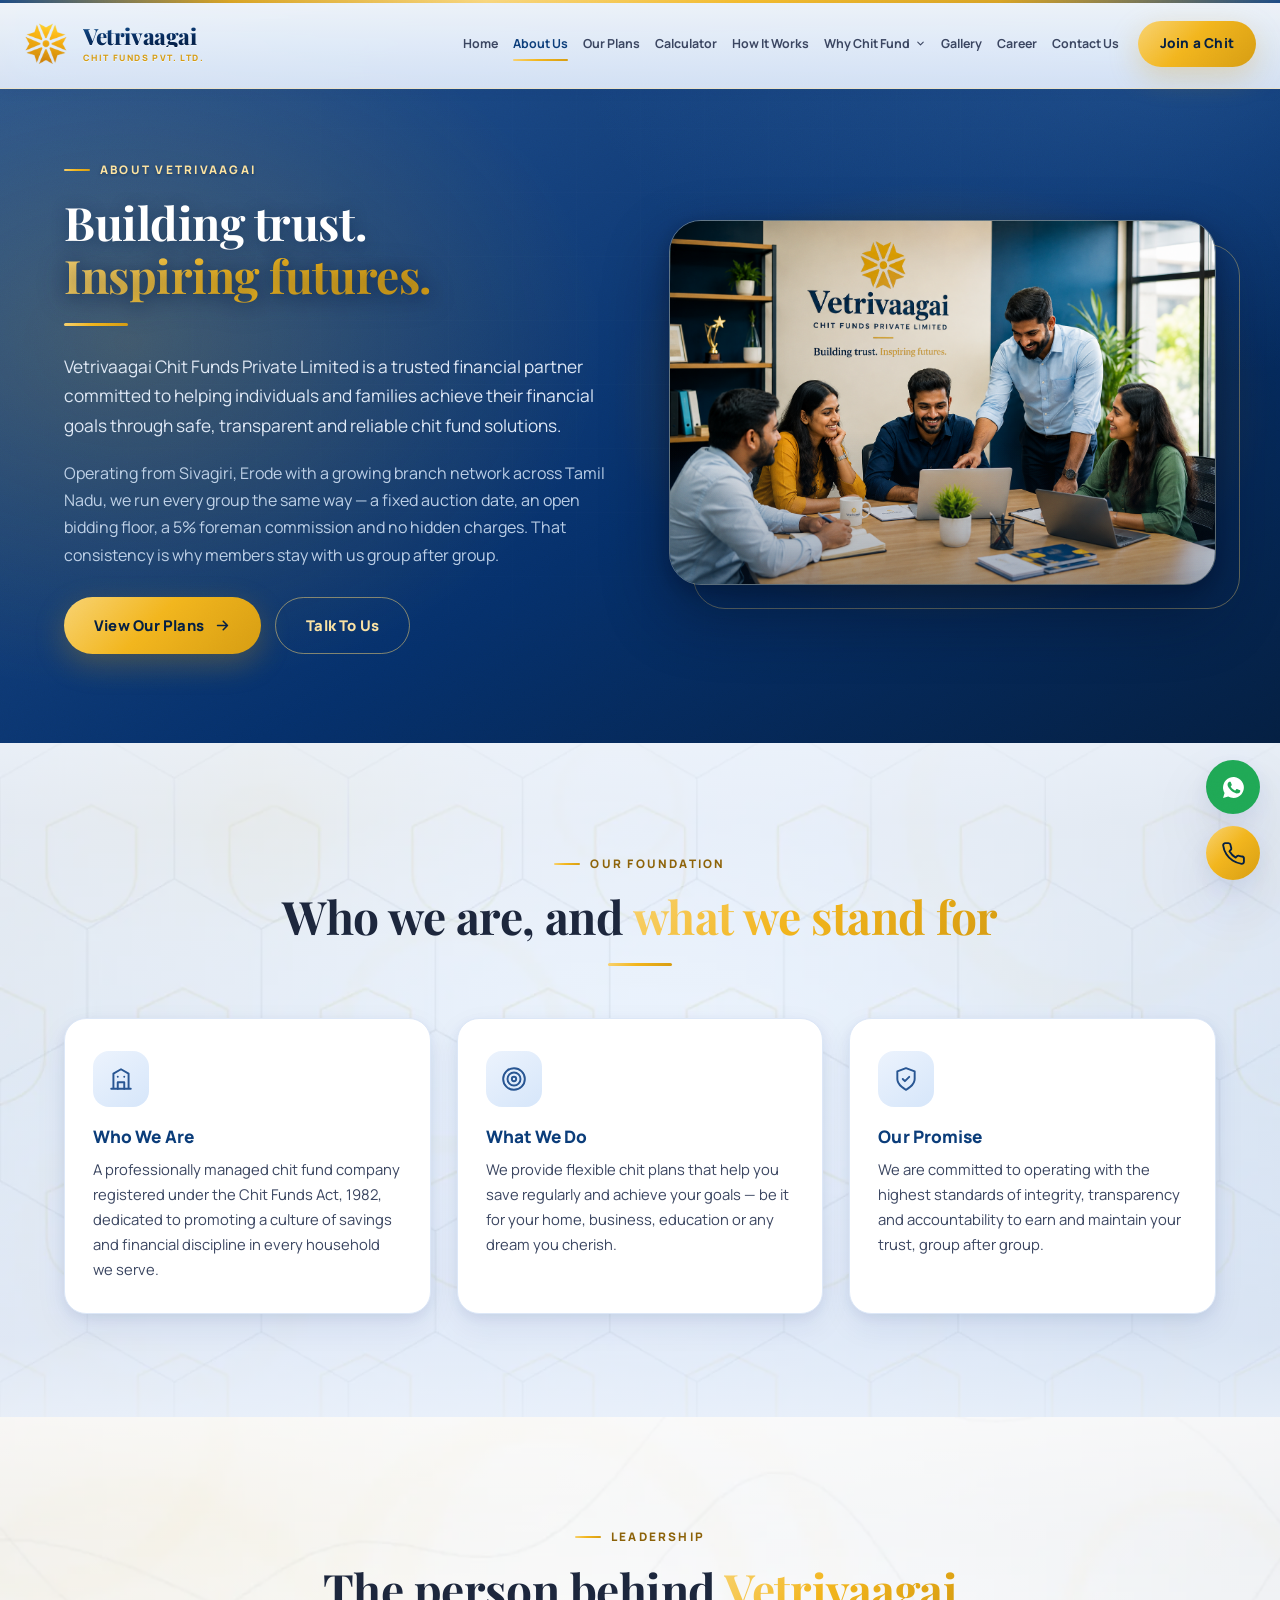
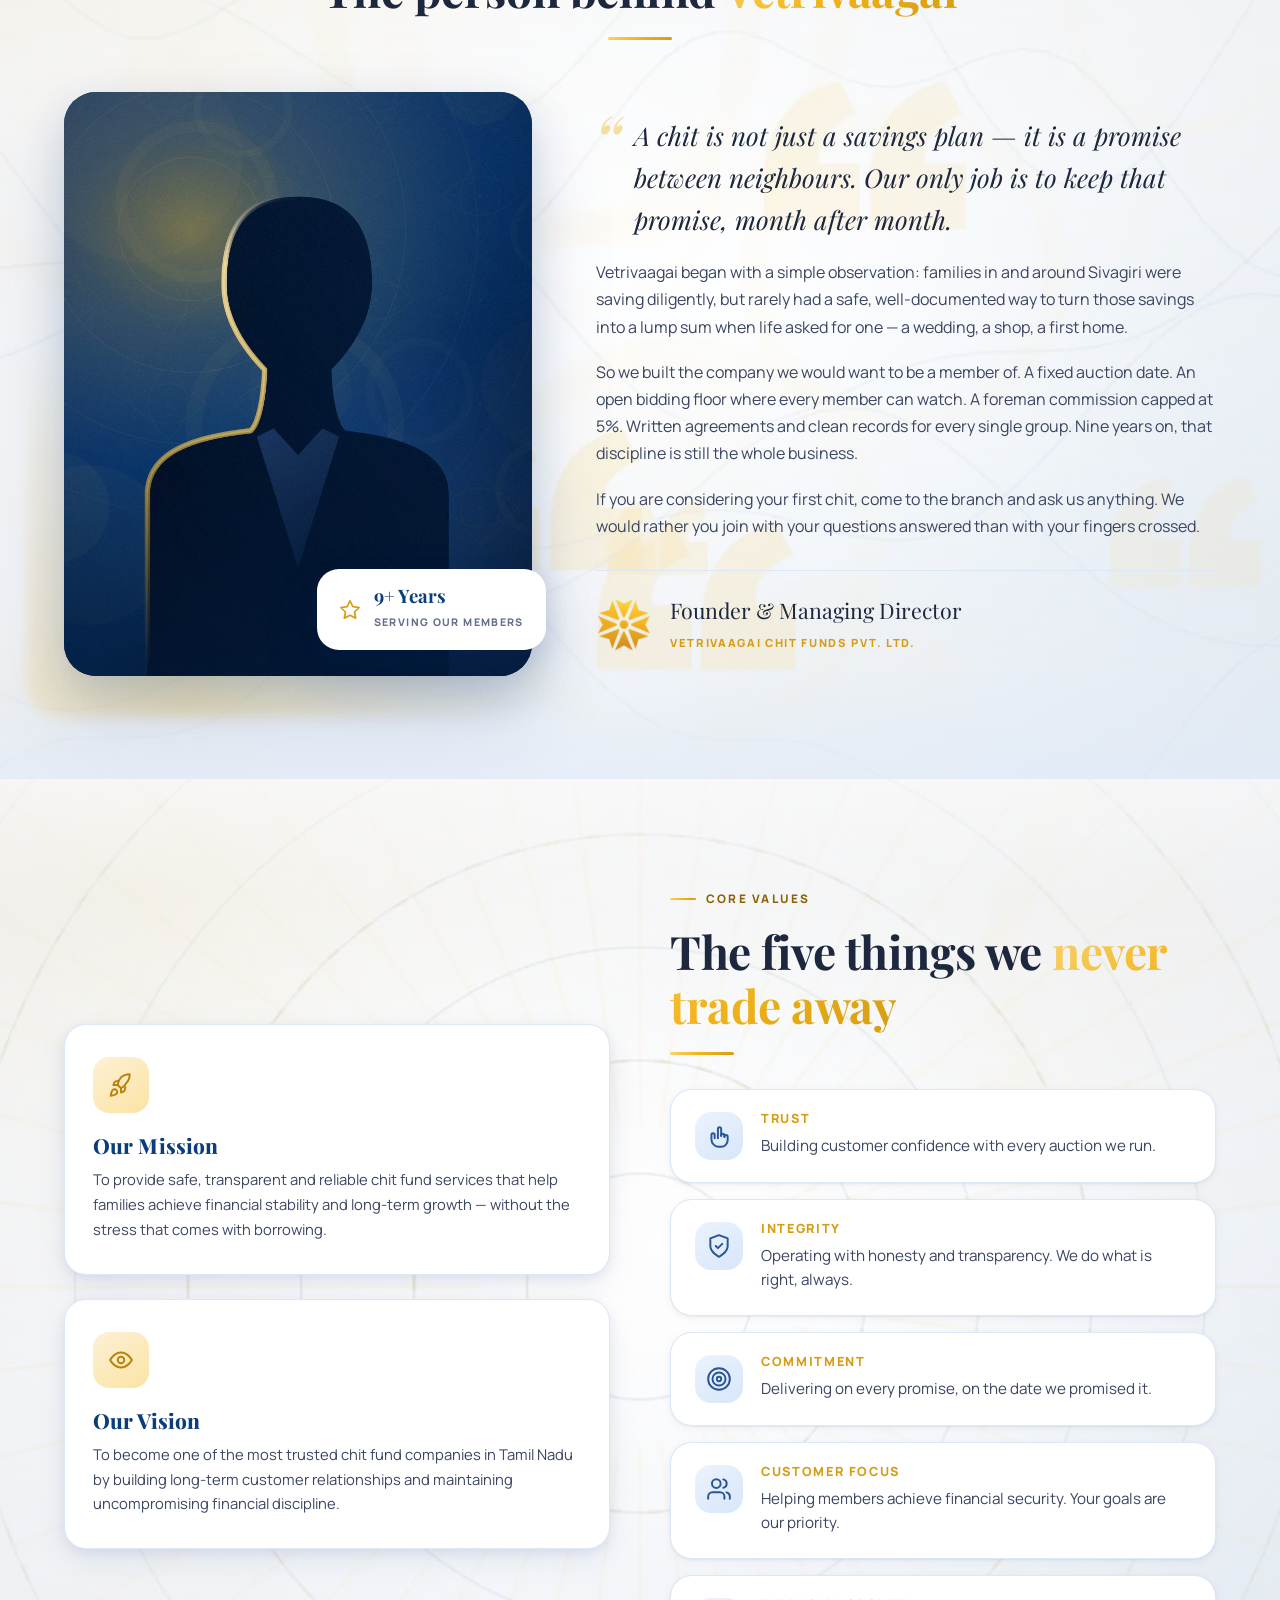
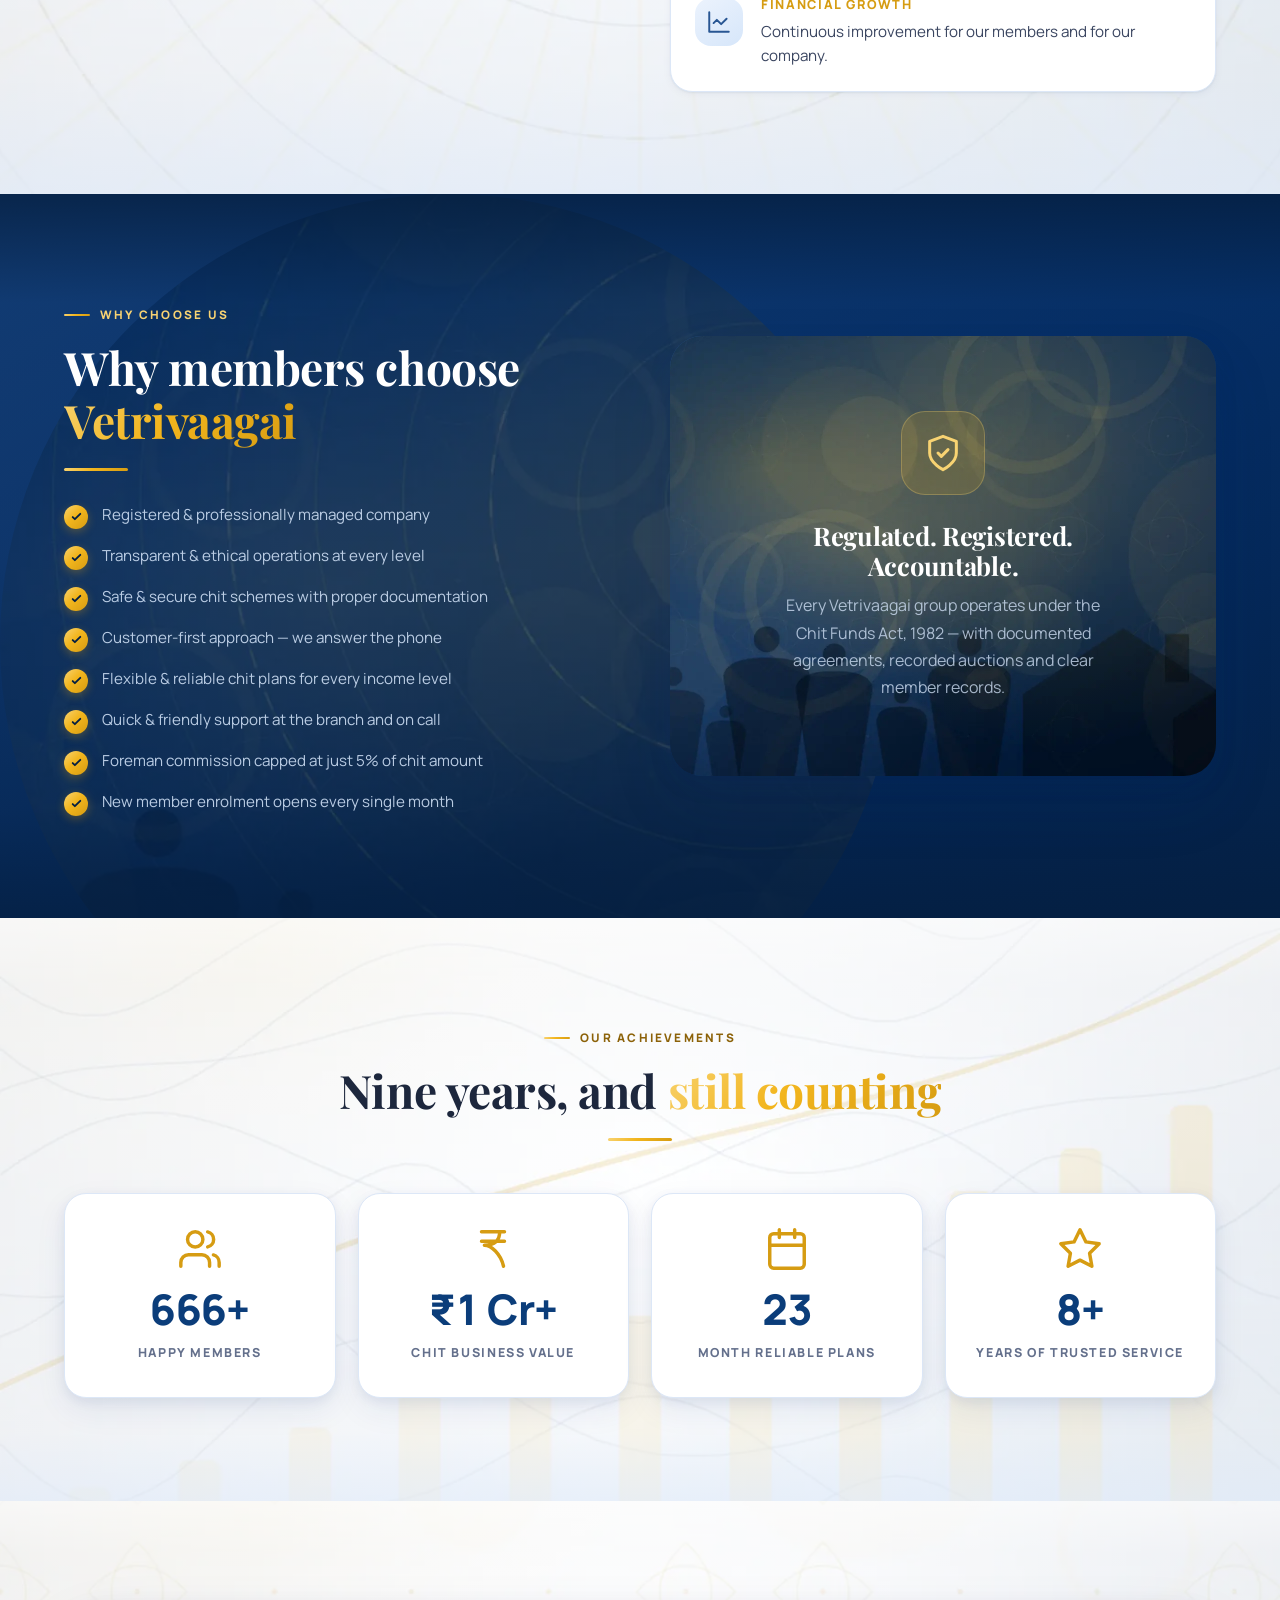
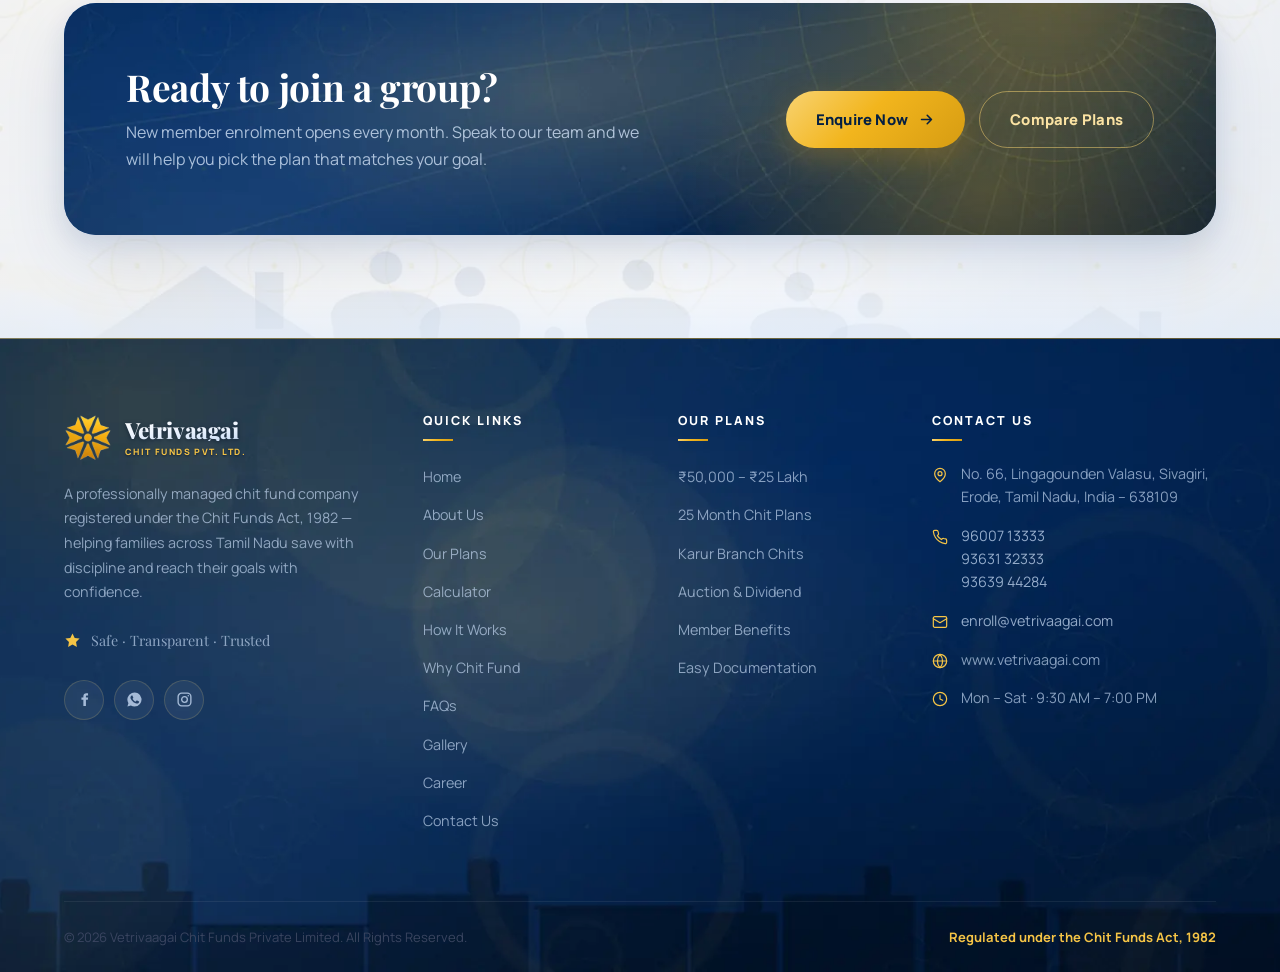
<file: about.html>
<!DOCTYPE html>
<html lang="en">
<head>
<meta charset="UTF-8">
<meta name="viewport" content="width=device-width, initial-scale=1.0">
<title>About Us | Vetrivaagai Chit Funds Private Limited</title>
<meta name="description" content="Vetrivaagai Chit Funds Private Limited — a professionally managed chit fund company registered under the Chit Funds Act, 1982, serving families across Tamil Nadu.">
<meta name="theme-color" content="#0B3D7A">
<meta property="og:title" content="About Us | Vetrivaagai Chit Funds Private Limited">
<meta property="og:description" content="Vetrivaagai Chit Funds Private Limited — a professionally managed chit fund company registered under the Chit Funds Act, 1982, serving families across Tamil Nadu.">
<meta property="og:type" content="website">
<link rel="icon" type="image/png" href="assets/img/logo-mark-192.png">
<link rel="apple-touch-icon" href="assets/img/logo-mark-192.png">
<link rel="preconnect" href="https://fonts.googleapis.com">
<link rel="preconnect" href="https://fonts.gstatic.com" crossorigin>
<link href="https://fonts.googleapis.com/css2?family=Playfair+Display:wght@500;600;700;800&family=Manrope:wght@400;500;600;700;800&family=Noto+Sans+Tamil:wght@400;600;700&display=swap" rel="stylesheet">
<link rel="stylesheet" href="assets/css/style.css">
</head>
<body>
<!-- ======================= HEADER ======================= -->
<header class="header">
  <div class="header-inner">
    <a class="brand" href="index.html" aria-label="Vetrivaagai Chit Funds Private Limited home">
      <img src="assets/img/logo-mark-gold.png" alt="Vetrivaagai logo">
      <span class="brand-txt">
        <span class="brand-name">Vetrivaagai</span>
        <span class="brand-sub">Chit Funds Pvt. Ltd.</span>
      </span>
    </a>

    <nav class="nav" aria-label="Main navigation"><a href="index.html">Home</a><a href="about.html" class="active">About Us</a><a href="plans.html">Our Plans</a><a href="calculator.html">Calculator</a><a href="how-it-works.html">How It Works</a><div class="nav-item"><a href="benefits.html" class="nav-trig">Why Chit Fund<svg viewBox="0 0 24 24" fill="none" stroke="currentColor" stroke-width="2.4" stroke-linecap="round" stroke-linejoin="round" aria-hidden="true"><path d="m6 9 6 6 6-6"/></svg></a><div class="nav-panel"><a href="benefits.html">Why Chit Fund</a><a href="faqs.html">FAQs</a></div></div><a href="gallery.html">Gallery</a><a href="career.html">Career</a><a href="contact.html">Contact Us</a></nav>

    <div class="header-cta">
      <a class="hdr-phone" href="tel:+919600713333"><svg viewBox="0 0 24 24" fill="none" stroke="currentColor" stroke-width="1.8" stroke-linecap="round" stroke-linejoin="round" aria-hidden="true"><path d="M22 16.9v3a2 2 0 0 1-2.2 2 19.8 19.8 0 0 1-8.6-3.1 19.5 19.5 0 0 1-6-6A19.8 19.8 0 0 1 2.1 4.2 2 2 0 0 1 4.1 2h3a2 2 0 0 1 2 1.7c.1 1 .4 1.9.7 2.8a2 2 0 0 1-.5 2.1L8.1 9.9a16 16 0 0 0 6 6l1.3-1.3a2 2 0 0 1 2.1-.4c.9.3 1.8.6 2.8.7a2 2 0 0 1 1.7 2Z"/></svg><span>96007 13333</span></a>
      <a class="btn btn-gold btn-sm" href="contact.html">Join a Chit</a>
      <button class="burger" aria-label="Open menu" aria-expanded="false"><span></span><span></span><span></span></button>
    </div>
  </div>
</header>

<div class="scrim"></div>
<aside class="drawer" aria-label="Mobile navigation">
  <a href="index.html">Home</a><a href="about.html" class="active">About Us</a><a href="plans.html">Our Plans</a><a href="calculator.html">Calculator</a><a href="how-it-works.html">How It Works</a><a href="benefits.html">Why Chit Fund</a><a href="faqs.html" class="drawer-sub">FAQs</a><a href="gallery.html">Gallery</a><a href="career.html">Career</a><a href="contact.html">Contact Us</a>
  <a class="btn btn-gold" href="contact.html">Join a Chit Today</a>
  <a class="btn btn-ghost" href="tel:+919600713333">Call 96007 13333</a>
</aside>

<!-- ======================= PAGE TOP OFFSET ======================= -->
<div class="page-offset"><h1 class="sr-only">About Us</h1></div>


<!-- ======================= INTRO SPLIT ======================= -->
<section class="section section-dark about-hero">
  <div class="wrap">
    <div class="split">
      <div class="about-copy rv">
        <span class="eyebrow">About Vetrivaagai</span>
        <h2>Building trust.<br><span class="gold-text">Inspiring futures.</span></h2>
        <div class="rule" style="margin-bottom:26px"></div>
        <p class="lead" style="margin-bottom:20px">
          Vetrivaagai Chit Funds Private Limited is a trusted financial partner committed to
          helping individuals and families achieve their financial goals through safe,
          transparent and reliable chit fund solutions.
        </p>
        <p style="margin-bottom:28px">
          Operating from Sivagiri, Erode with a growing branch network across Tamil Nadu,
          we run every group the same way &mdash; a fixed auction date, an open bidding floor,
          a 5% foreman commission and no hidden charges. That consistency is why members
          stay with us group after group.
        </p>
        <div class="btn-row">
          <a class="btn btn-gold" href="plans.html">View Our Plans <svg viewBox="0 0 24 24" fill="none" stroke="currentColor" stroke-width="1.8" stroke-linecap="round" stroke-linejoin="round" aria-hidden="true"><path d="M5 12h14M13 6l6 6-6 6"/></svg></a>
          <a class="btn btn-ghost" href="contact.html">Talk To Us</a>
        </div>
      </div>

      <div class="about-visual">
        <div class="about-frame">
          <img src="assets/img/ABOUTUS.png" alt="The Vetrivaagai team at work in the Sivagiri office" width="1536" height="1024" fetchpriority="high">
        </div>
      </div>
    </div>
  </div>
</section>

<!-- ======================= WHO / WHAT / PROMISE ======================= -->
<section class="section section-tint has-bg bg-trust">
  <div class="wrap">
    <div class="head center rv">
      <span class="eyebrow">Our Foundation</span>
      <h2>Who we are, and <span class="gold-text">what we stand for</span></h2>
      <div class="rule"></div>
    </div>

    <div class="grid g-3">
      <article class="card rv">
        <div class="ic"><svg viewBox="0 0 24 24" fill="none" stroke="currentColor" stroke-width="1.8" stroke-linecap="round" stroke-linejoin="round" aria-hidden="true"><path d="M3 21h18M5 21V7l7-4 7 4v14"/><path d="M9 21v-6h6v6M9 10h.01M15 10h.01"/></svg></div>
        <h4>Who We Are</h4>
        <p>A professionally managed chit fund company registered under the Chit Funds Act, 1982,
           dedicated to promoting a culture of savings and financial discipline in every household
           we serve.</p>
      </article>
      <article class="card rv rv-d1">
        <div class="ic"><svg viewBox="0 0 24 24" fill="none" stroke="currentColor" stroke-width="1.8" stroke-linecap="round" stroke-linejoin="round" aria-hidden="true"><circle cx="12" cy="12" r="10"/><circle cx="12" cy="12" r="6"/><circle cx="12" cy="12" r="2"/></svg></div>
        <h4>What We Do</h4>
        <p>We provide flexible chit plans that help you save regularly and achieve your goals
           &mdash; be it for your home, business, education or any dream you cherish.</p>
      </article>
      <article class="card rv rv-d2">
        <div class="ic"><svg viewBox="0 0 24 24" fill="none" stroke="currentColor" stroke-width="1.8" stroke-linecap="round" stroke-linejoin="round" aria-hidden="true"><path d="M12 22s8-4 8-10V5l-8-3-8 3v7c0 6 8 10 8 10Z"/><path d="m9 12 2 2 4-4"/></svg></div>
        <h4>Our Promise</h4>
        <p>We are committed to operating with the highest standards of integrity, transparency
           and accountability to earn and maintain your trust, group after group.</p>
      </article>
    </div>
  </div>
</section>

<!-- ======================= FOUNDER ======================= -->
<section class="section founder-sec has-bg bg-voices">
  <div class="wrap">
    <div class="head center rv">
      <span class="eyebrow">Leadership</span>
      <h2>The person behind <span class="gold-text">Vetrivaagai</span></h2>
      <div class="rule"></div>
    </div>

    <div class="founder">

      <div class="founder-media rv">
        <div class="founder-frame">
          <img src="assets/img/founder.jpg" alt="Founder &amp; Managing Director, Vetrivaagai Chit Funds Private Limited" loading="lazy" width="640" height="800">
          <div class="founder-ph" aria-hidden="true">
            <div class="founder-ph-mark">V</div>
            <span>Photograph coming soon</span>
          </div>
        </div>
        <div class="founder-chip">
          <svg viewBox="0 0 24 24" fill="none" stroke="currentColor" stroke-width="1.8" stroke-linecap="round" stroke-linejoin="round" aria-hidden="true"><path d="m12 2 3.1 6.3 6.9 1-5 4.9 1.2 6.8L12 17.8 5.8 21l1.2-6.8-5-4.9 6.9-1L12 2Z"/></svg>
          <div>
            <b>9+ Years</b>
            <small>Serving Our Members</small>
          </div>
        </div>
      </div>

      <div class="founder-copy rv rv-d1">
        <p class="founder-quote">A chit is not just a savings plan &mdash; it is a promise between neighbours.
          Our only job is to keep that promise, month after month.</p>

        <p>Vetrivaagai began with a simple observation: families in and around Sivagiri were saving
          diligently, but rarely had a safe, well-documented way to turn those savings into a lump
          sum when life asked for one &mdash; a wedding, a shop, a first home.</p>

        <p>So we built the company we would want to be a member of. A fixed auction date. An open
          bidding floor where every member can watch. A foreman commission capped at 5%. Written
          agreements and clean records for every single group. Nine years on, that discipline is
          still the whole business.</p>

        <p style="margin-bottom:0">If you are considering your first chit, come to the branch and ask us anything.
          We would rather you join with your questions answered than with your fingers crossed.</p>

        <div class="founder-sign">
          <img src="assets/img/logo-mark-gold.png" alt="" width="56" height="56">
          <div>
            <span class="founder-sign-name">Founder &amp; Managing Director</span>
            <span class="founder-sign-role">Vetrivaagai Chit Funds Pvt. Ltd.</span>
          </div>
        </div>
      </div>

    </div>
  </div>
</section>

<!-- ======================= MISSION / VISION / VALUES ======================= -->
<section class="section has-bg bg-compass">
  <div class="wrap">
    <div class="split">
      <div class="rv">
        <div class="card" style="margin-bottom:24px">
          <div class="ic ic-gold"><svg viewBox="0 0 24 24" fill="none" stroke="currentColor" stroke-width="1.8" stroke-linecap="round" stroke-linejoin="round" aria-hidden="true"><path d="M4.5 16.5c-1.5 1.3-2 5.5-2 5.5s4.2-.5 5.5-2c.8-.9.8-2.2-.1-3a2.1 2.1 0 0 0-3.4-.5Z"/><path d="M12 15 9 12a11 11 0 0 1 3-7c2.5-2.5 6-3 8-3 0 2-.5 5.5-3 8a11 11 0 0 1-5 5Z"/><path d="M9 12H5s.5-2.2 1.5-3 3.5-1 3.5-1"/><path d="M12 15v4s2.2-.5 3-1.5 1-3.5 1-3.5"/></svg></div>
          <h4 style="font-size:1.3rem;font-family:var(--f-display)">Our Mission</h4>
          <p>To provide safe, transparent and reliable chit fund services that help families
             achieve financial stability and long-term growth &mdash; without the stress that
             comes with borrowing.</p>
        </div>
        <div class="card">
          <div class="ic ic-gold"><svg viewBox="0 0 24 24" fill="none" stroke="currentColor" stroke-width="1.8" stroke-linecap="round" stroke-linejoin="round" aria-hidden="true"><path d="M2 12s3.6-7 10-7 10 7 10 7-3.6 7-10 7-10-7-10-7Z"/><circle cx="12" cy="12" r="3"/></svg></div>
          <h4 style="font-size:1.3rem;font-family:var(--f-display)">Our Vision</h4>
          <p>To become one of the most trusted chit fund companies in Tamil Nadu by building
             long-term customer relationships and maintaining uncompromising financial discipline.</p>
        </div>
      </div>

      <div class="rv rv-d1">
        <span class="eyebrow">Core Values</span>
        <h2 style="margin-bottom:14px">The five things we <span class="gold-text">never trade away</span></h2>
        <div class="rule" style="margin-bottom:34px"></div>

        <div class="cinfo">
          <div class="cinfo-item">
            <div class="ic"><svg viewBox="0 0 24 24" fill="none" stroke="currentColor" stroke-width="1.8" stroke-linecap="round" stroke-linejoin="round" aria-hidden="true"><path d="M11 14V5.5a1.5 1.5 0 0 1 3 0V12"/><path d="M14 11.5a1.5 1.5 0 0 1 3 0V13"/><path d="M17 12.5a1.5 1.5 0 0 1 3 0V16a6 6 0 0 1-6 6h-2a7 7 0 0 1-7-7v-4a1.5 1.5 0 0 1 3 0V14"/></svg></div>
            <div><h4>Trust</h4><p>Building customer confidence with every auction we run.</p></div>
          </div>
          <div class="cinfo-item">
            <div class="ic"><svg viewBox="0 0 24 24" fill="none" stroke="currentColor" stroke-width="1.8" stroke-linecap="round" stroke-linejoin="round" aria-hidden="true"><path d="M12 22s8-4 8-10V5l-8-3-8 3v7c0 6 8 10 8 10Z"/><path d="m9 12 2 2 4-4"/></svg></div>
            <div><h4>Integrity</h4><p>Operating with honesty and transparency. We do what is right, always.</p></div>
          </div>
          <div class="cinfo-item">
            <div class="ic"><svg viewBox="0 0 24 24" fill="none" stroke="currentColor" stroke-width="1.8" stroke-linecap="round" stroke-linejoin="round" aria-hidden="true"><circle cx="12" cy="12" r="10"/><circle cx="12" cy="12" r="6"/><circle cx="12" cy="12" r="2"/></svg></div>
            <div><h4>Commitment</h4><p>Delivering on every promise, on the date we promised it.</p></div>
          </div>
          <div class="cinfo-item">
            <div class="ic"><svg viewBox="0 0 24 24" fill="none" stroke="currentColor" stroke-width="1.8" stroke-linecap="round" stroke-linejoin="round" aria-hidden="true"><path d="M17 21v-2a4 4 0 0 0-4-4H6a4 4 0 0 0-4 4v2"/><circle cx="9.5" cy="7" r="4"/><path d="M22 21v-2a4 4 0 0 0-3-3.9M16 3.1a4 4 0 0 1 0 7.8"/></svg></div>
            <div><h4>Customer Focus</h4><p>Helping members achieve financial security. Your goals are our priority.</p></div>
          </div>
          <div class="cinfo-item">
            <div class="ic"><svg viewBox="0 0 24 24" fill="none" stroke="currentColor" stroke-width="1.8" stroke-linecap="round" stroke-linejoin="round" aria-hidden="true"><path d="M3 3v18h18"/><path d="m19 9-5 5-4-4-3 3"/></svg></div>
            <div><h4>Financial Growth</h4><p>Continuous improvement for our members and for our company.</p></div>
          </div>
        </div>
      </div>
    </div>
  </div>
</section>

<!-- ======================= WHY CHOOSE ======================= -->
<section class="section section-dark has-bg bg-auction">
  <div class="wrap">
    <div class="split">
      <div class="rv">
        <span class="eyebrow">Why Choose Us</span>
        <h2>Why members choose <span class="gold-text">Vetrivaagai</span></h2>
        <div class="rule" style="margin-bottom:32px"></div>
        <ul class="checks">
          <li><span class="check-ic"><svg viewBox="0 0 24 24" fill="none" stroke="currentColor" stroke-width="1.8" stroke-linecap="round" stroke-linejoin="round" aria-hidden="true"><path d="m5 13 4 4L19 7"/></svg></span><span>Registered &amp; professionally managed company</span></li>
          <li><span class="check-ic"><svg viewBox="0 0 24 24" fill="none" stroke="currentColor" stroke-width="1.8" stroke-linecap="round" stroke-linejoin="round" aria-hidden="true"><path d="m5 13 4 4L19 7"/></svg></span><span>Transparent &amp; ethical operations at every level</span></li>
          <li><span class="check-ic"><svg viewBox="0 0 24 24" fill="none" stroke="currentColor" stroke-width="1.8" stroke-linecap="round" stroke-linejoin="round" aria-hidden="true"><path d="m5 13 4 4L19 7"/></svg></span><span>Safe &amp; secure chit schemes with proper documentation</span></li>
          <li><span class="check-ic"><svg viewBox="0 0 24 24" fill="none" stroke="currentColor" stroke-width="1.8" stroke-linecap="round" stroke-linejoin="round" aria-hidden="true"><path d="m5 13 4 4L19 7"/></svg></span><span>Customer-first approach &mdash; we answer the phone</span></li>
          <li><span class="check-ic"><svg viewBox="0 0 24 24" fill="none" stroke="currentColor" stroke-width="1.8" stroke-linecap="round" stroke-linejoin="round" aria-hidden="true"><path d="m5 13 4 4L19 7"/></svg></span><span>Flexible &amp; reliable chit plans for every income level</span></li>
          <li><span class="check-ic"><svg viewBox="0 0 24 24" fill="none" stroke="currentColor" stroke-width="1.8" stroke-linecap="round" stroke-linejoin="round" aria-hidden="true"><path d="m5 13 4 4L19 7"/></svg></span><span>Quick &amp; friendly support at the branch and on call</span></li>
          <li><span class="check-ic"><svg viewBox="0 0 24 24" fill="none" stroke="currentColor" stroke-width="1.8" stroke-linecap="round" stroke-linejoin="round" aria-hidden="true"><path d="m5 13 4 4L19 7"/></svg></span><span>Foreman commission capped at just 5% of chit amount</span></li>
          <li><span class="check-ic"><svg viewBox="0 0 24 24" fill="none" stroke="currentColor" stroke-width="1.8" stroke-linecap="round" stroke-linejoin="round" aria-hidden="true"><path d="m5 13 4 4L19 7"/></svg></span><span>New member enrolment opens every single month</span></li>
        </ul>
      </div>

      <div class="split-media sm-bg sm-uses rv rv-d1" style="min-height:440px">
        <div style="position:relative;z-index:2;text-align:center">
          <div class="ic" style="width:84px;height:84px;margin:0 auto 26px;background:rgba(242,181,29,.16);border:1px solid rgba(248,211,114,.28);color:var(--gd-300);border-radius:24px">
            <span style="display:grid;place-items:center;width:40px;height:40px"><svg viewBox="0 0 24 24" fill="none" stroke="currentColor" stroke-width="1.8" stroke-linecap="round" stroke-linejoin="round" aria-hidden="true"><path d="M12 22s8-4 8-10V5l-8-3-8 3v7c0 6 8 10 8 10Z"/><path d="m9 12 2 2 4-4"/></svg></span>
          </div>
          <h3 style="color:#fff;margin-bottom:12px">Regulated. Registered.<br>Accountable.</h3>
          <p style="color:rgba(211,228,249,.76);max-width:34ch;margin-inline:auto">
            Every Vetrivaagai group operates under the Chit Funds Act, 1982 &mdash; with
            documented agreements, recorded auctions and clear member records.
          </p>
        </div>
      </div>
    </div>
  </div>
</section>

<!-- ======================= ACHIEVEMENTS ======================= -->
<section class="section has-bg bg-growth">
  <div class="wrap">
    <div class="head center rv">
      <span class="eyebrow">Our Achievements</span>
      <h2>Nine years, and <span class="gold-text">still counting</span></h2>
      <div class="rule"></div>
    </div>
    <div class="stats">
      <div class="stat rv"><div class="stat-ic"><svg viewBox="0 0 24 24" fill="none" stroke="currentColor" stroke-width="1.8" stroke-linecap="round" stroke-linejoin="round" aria-hidden="true"><path d="M17 21v-2a4 4 0 0 0-4-4H6a4 4 0 0 0-4 4v2"/><circle cx="9.5" cy="7" r="4"/><path d="M22 21v-2a4 4 0 0 0-3-3.9M16 3.1a4 4 0 0 1 0 7.8"/></svg></div><b data-count="725" data-suffix="+">0</b><span>Happy Members</span></div>
      <div class="stat rv rv-d1"><div class="stat-ic"><svg viewBox="0 0 24 24" fill="none" stroke="currentColor" stroke-width="1.8" stroke-linecap="round" stroke-linejoin="round" aria-hidden="true"><path d="M6 3h12M6 8h12M15.5 3c0 5-3 7-8 7 3.5 0 8.5 4.5 10 11"/></svg></div><b data-count="1" data-prefix="&#8377;" data-suffix=" Cr+">0</b><span>Chit Business Value</span></div>
      <div class="stat rv rv-d2"><div class="stat-ic"><svg viewBox="0 0 24 24" fill="none" stroke="currentColor" stroke-width="1.8" stroke-linecap="round" stroke-linejoin="round" aria-hidden="true"><rect x="3" y="4" width="18" height="18" rx="2"/><path d="M16 2v4M8 2v4M3 10h18"/></svg></div><b data-count="25">0</b><span>Month Reliable Plans</span></div>
      <div class="stat rv rv-d3"><div class="stat-ic"><svg viewBox="0 0 24 24" fill="none" stroke="currentColor" stroke-width="1.8" stroke-linecap="round" stroke-linejoin="round" aria-hidden="true"><path d="m12 2 3.1 6.3 6.9 1-5 4.9 1.2 6.8L12 17.8 5.8 21l1.2-6.8-5-4.9 6.9-1L12 2Z"/></svg></div><b data-count="9" data-suffix="+">0</b><span>Years of Trusted Service</span></div>
    </div>
  </div>
</section>

<!-- ======================= CTA ======================= -->
<section class="section has-bg bg-family">
  <div class="wrap">
    <div class="cta rv">
      <div>
        <h2>Ready to join a group?</h2>
        <p>New member enrolment opens every month. Speak to our team and we will help you pick the plan that matches your goal.</p>
      </div>
      <div class="btn-row">
        <a class="btn btn-gold" href="contact.html">Enquire Now <svg viewBox="0 0 24 24" fill="none" stroke="currentColor" stroke-width="1.8" stroke-linecap="round" stroke-linejoin="round" aria-hidden="true"><path d="M5 12h14M13 6l6 6-6 6"/></svg></a>
        <a class="btn btn-ghost" href="plans.html">Compare Plans</a>
      </div>
    </div>
  </div>
</section>

<!-- ======================= FOOTER ======================= -->
<footer class="footer">
  <div class="wrap">
    <div class="f-grid">

      <div class="f-col">
        <div class="f-brand">
          <img src="assets/img/logo-mark-gold.png" alt="Vetrivaagai logo">
          <span class="brand-txt">
            <span class="brand-name">Vetrivaagai</span>
            <span class="brand-sub">Chit Funds Pvt. Ltd.</span>
          </span>
        </div>
        <p class="f-about">A professionally managed chit fund company registered under the
          Chit Funds Act, 1982 &mdash; helping families across Tamil Nadu save with discipline
          and reach their goals with confidence.</p>
        <p class="f-tag"><svg viewBox="0 0 24 24" fill="currentColor" aria-hidden="true"><path d="m12 2 3.1 6.3 6.9 1-5 4.9 1.2 6.8L12 17.8 5.8 21l1.2-6.8-5-4.9 6.9-1L12 2Z"/></svg> Safe &middot; Transparent &middot; Trusted</p>
        <div class="socials">
          <a href="https://www.facebook.com/share/1EwmDqsweS/" target="_blank" rel="noopener noreferrer" aria-label="Vetrivaagai on Facebook"><svg viewBox="0 0 24 24" fill="currentColor" aria-hidden="true"><path d="M14 9V7.5c0-.8.2-1.2 1.4-1.2H17V3.2c-.3 0-1.3-.1-2.4-.1-2.5 0-4.2 1.5-4.2 4.3V9H7.7v3.5h2.7V21H14v-8.5h2.7l.4-3.5H14Z"/></svg></a>
          <a href="https://wa.me/919600713333" target="_blank" rel="noopener noreferrer" aria-label="Vetrivaagai on WhatsApp"><svg viewBox="0 0 24 24" fill="currentColor" aria-hidden="true"><path d="M17.5 14.4c-.3-.2-1.7-.9-2-1-.3-.1-.5-.1-.7.1-.2.3-.7 1-.9 1.2-.2.2-.3.2-.6.1-.3-.2-1.2-.5-2.3-1.5-.9-.8-1.4-1.7-1.6-2-.2-.3 0-.5.1-.6l.5-.5c.1-.2.2-.3.3-.5v-.5c-.1-.2-.7-1.6-.9-2.2-.3-.6-.5-.5-.7-.5h-.6c-.2 0-.5.1-.8.4-.3.3-1 1-1 2.4s1.1 2.8 1.2 3c.2.2 2.1 3.3 5.2 4.6.7.3 1.3.5 1.7.6.7.2 1.4.2 1.9.1.6-.1 1.7-.7 2-1.4.2-.7.2-1.2.2-1.4-.1-.1-.3-.2-.6-.3M12 22a10 10 0 0 1-5.1-1.4L2 22l1.4-4.8A10 10 0 1 1 12 22Z"/></svg></a>
          <a href="https://www.instagram.com/vetrivaagai_chit_funds/" target="_blank" rel="noopener noreferrer" aria-label="Vetrivaagai on Instagram"><svg viewBox="0 0 24 24" fill="none" stroke="currentColor" stroke-width="1.9" aria-hidden="true"><rect x="3" y="3" width="18" height="18" rx="5"/><circle cx="12" cy="12" r="4"/><circle cx="17.3" cy="6.7" r="1.1" fill="currentColor" stroke="none"/></svg></a>
        </div>
      </div>

      <div class="f-col">
        <h4>Quick Links</h4>
        <ul><li><a href="index.html">Home</a></li><li><a href="about.html">About Us</a></li><li><a href="plans.html">Our Plans</a></li><li><a href="calculator.html">Calculator</a></li><li><a href="how-it-works.html">How It Works</a></li><li><a href="benefits.html">Why Chit Fund</a></li><li><a href="faqs.html">FAQs</a></li><li><a href="gallery.html">Gallery</a></li><li><a href="career.html">Career</a></li><li><a href="contact.html">Contact Us</a></li></ul>
      </div>

      <div class="f-col">
        <h4>Our Plans</h4>
        <ul>
          <li><a href="plans.html">&#8377;50,000 &ndash; &#8377;25 Lakh</a></li>
          <li><a href="plans.html">25 Month Chit Plans</a></li>
          <li><a href="plans.html#karur">Karur Branch Chits</a></li>
          <li><a href="how-it-works.html">Auction &amp; Dividend</a></li>
          <li><a href="benefits.html">Member Benefits</a></li>
          <li><a href="contact.html">Easy Documentation</a></li>
        </ul>
      </div>

      <div class="f-col">
        <h4>Contact Us</h4>
        <ul class="f-contact">
          <li><svg viewBox="0 0 24 24" fill="none" stroke="currentColor" stroke-width="1.8" stroke-linecap="round" stroke-linejoin="round" aria-hidden="true"><path d="M20 10c0 6-8 12-8 12s-8-6-8-12a8 8 0 0 1 16 0Z"/><circle cx="12" cy="10" r="3"/></svg><span>No. 66, Lingagounden Valasu, Sivagiri,<br>Erode, Tamil Nadu, India &ndash; 638109</span></li>
          <li><svg viewBox="0 0 24 24" fill="none" stroke="currentColor" stroke-width="1.8" stroke-linecap="round" stroke-linejoin="round" aria-hidden="true"><path d="M22 16.9v3a2 2 0 0 1-2.2 2 19.8 19.8 0 0 1-8.6-3.1 19.5 19.5 0 0 1-6-6A19.8 19.8 0 0 1 2.1 4.2 2 2 0 0 1 4.1 2h3a2 2 0 0 1 2 1.7c.1 1 .4 1.9.7 2.8a2 2 0 0 1-.5 2.1L8.1 9.9a16 16 0 0 0 6 6l1.3-1.3a2 2 0 0 1 2.1-.4c.9.3 1.8.6 2.8.7a2 2 0 0 1 1.7 2Z"/></svg><span><a href="tel:+919600713333">96007 13333</a><br><a href="tel:+919363132333">93631 32333</a><br><a href="tel:+919363944284">93639 44284</a></span></li>
          <li><svg viewBox="0 0 24 24" fill="none" stroke="currentColor" stroke-width="1.8" stroke-linecap="round" stroke-linejoin="round" aria-hidden="true"><rect x="2" y="4" width="20" height="16" rx="2"/><path d="m2 7 10 6 10-6"/></svg><span><a href="mailto:enroll@vetrivaagai.com">enroll@vetrivaagai.com</a></span></li>
          <li><svg viewBox="0 0 24 24" fill="none" stroke="currentColor" stroke-width="1.8" stroke-linecap="round" stroke-linejoin="round" aria-hidden="true"><circle cx="12" cy="12" r="10"/><path d="M2 12h20M12 2a15 15 0 0 1 0 20 15 15 0 0 1 0-20Z"/></svg><span>www.vetrivaagai.com</span></li>
          <li><svg viewBox="0 0 24 24" fill="none" stroke="currentColor" stroke-width="1.8" stroke-linecap="round" stroke-linejoin="round" aria-hidden="true"><circle cx="12" cy="12" r="10"/><path d="M12 6v6l4 2"/></svg><span>Mon &ndash; Sat &middot; 9:30 AM &ndash; 7:00 PM</span></li>
        </ul>
      </div>

    </div>

    <div class="f-bar">
      <p>&copy; <span data-year></span> Vetrivaagai Chit Funds Private Limited. All Rights Reserved.</p>
      <div class="f-bar-r">
        <span>Regulated under the Chit Funds Act, 1982</span>
      </div>
    </div>
  </div>
</footer>

<!-- ======================= FLOATING ACTIONS ======================= -->
<div class="fabs">
  <button class="to-top" aria-label="Back to top"><svg viewBox="0 0 24 24" fill="none" stroke="currentColor" stroke-width="1.8" stroke-linecap="round" stroke-linejoin="round" aria-hidden="true"><path d="M12 19V5M5 12l7-7 7 7"/></svg></button>
  <a class="fab fab-wa" href="https://wa.me/919600713333" aria-label="Chat on WhatsApp"><svg viewBox="0 0 24 24" fill="currentColor" aria-hidden="true"><path d="M17.5 14.4c-.3-.2-1.7-.9-2-1-.3-.1-.5-.1-.7.1-.2.3-.7 1-.9 1.2-.2.2-.3.2-.6.1-.3-.2-1.2-.5-2.3-1.5-.9-.8-1.4-1.7-1.6-2-.2-.3 0-.5.1-.6l.5-.5c.1-.2.2-.3.3-.5v-.5c-.1-.2-.7-1.6-.9-2.2-.3-.6-.5-.5-.7-.5h-.6c-.2 0-.5.1-.8.4-.3.3-1 1-1 2.4s1.1 2.8 1.2 3c.2.2 2.1 3.3 5.2 4.6.7.3 1.3.5 1.7.6.7.2 1.4.2 1.9.1.6-.1 1.7-.7 2-1.4.2-.7.2-1.2.2-1.4-.1-.1-.3-.2-.6-.3M12 22a10 10 0 0 1-5.1-1.4L2 22l1.4-4.8A10 10 0 1 1 12 22Z"/></svg></a>
  <a class="fab fab-call" href="tel:+919600713333" aria-label="Call us"><svg viewBox="0 0 24 24" fill="none" stroke="currentColor" stroke-width="1.8" stroke-linecap="round" stroke-linejoin="round" aria-hidden="true"><path d="M22 16.9v3a2 2 0 0 1-2.2 2 19.8 19.8 0 0 1-8.6-3.1 19.5 19.5 0 0 1-6-6A19.8 19.8 0 0 1 2.1 4.2 2 2 0 0 1 4.1 2h3a2 2 0 0 1 2 1.7c.1 1 .4 1.9.7 2.8a2 2 0 0 1-.5 2.1L8.1 9.9a16 16 0 0 0 6 6l1.3-1.3a2 2 0 0 1 2.1-.4c.9.3 1.8.6 2.8.7a2 2 0 0 1 1.7 2Z"/></svg></a>
</div>

<script src="assets/js/main.js"></script>
</body>
</html>
</file>
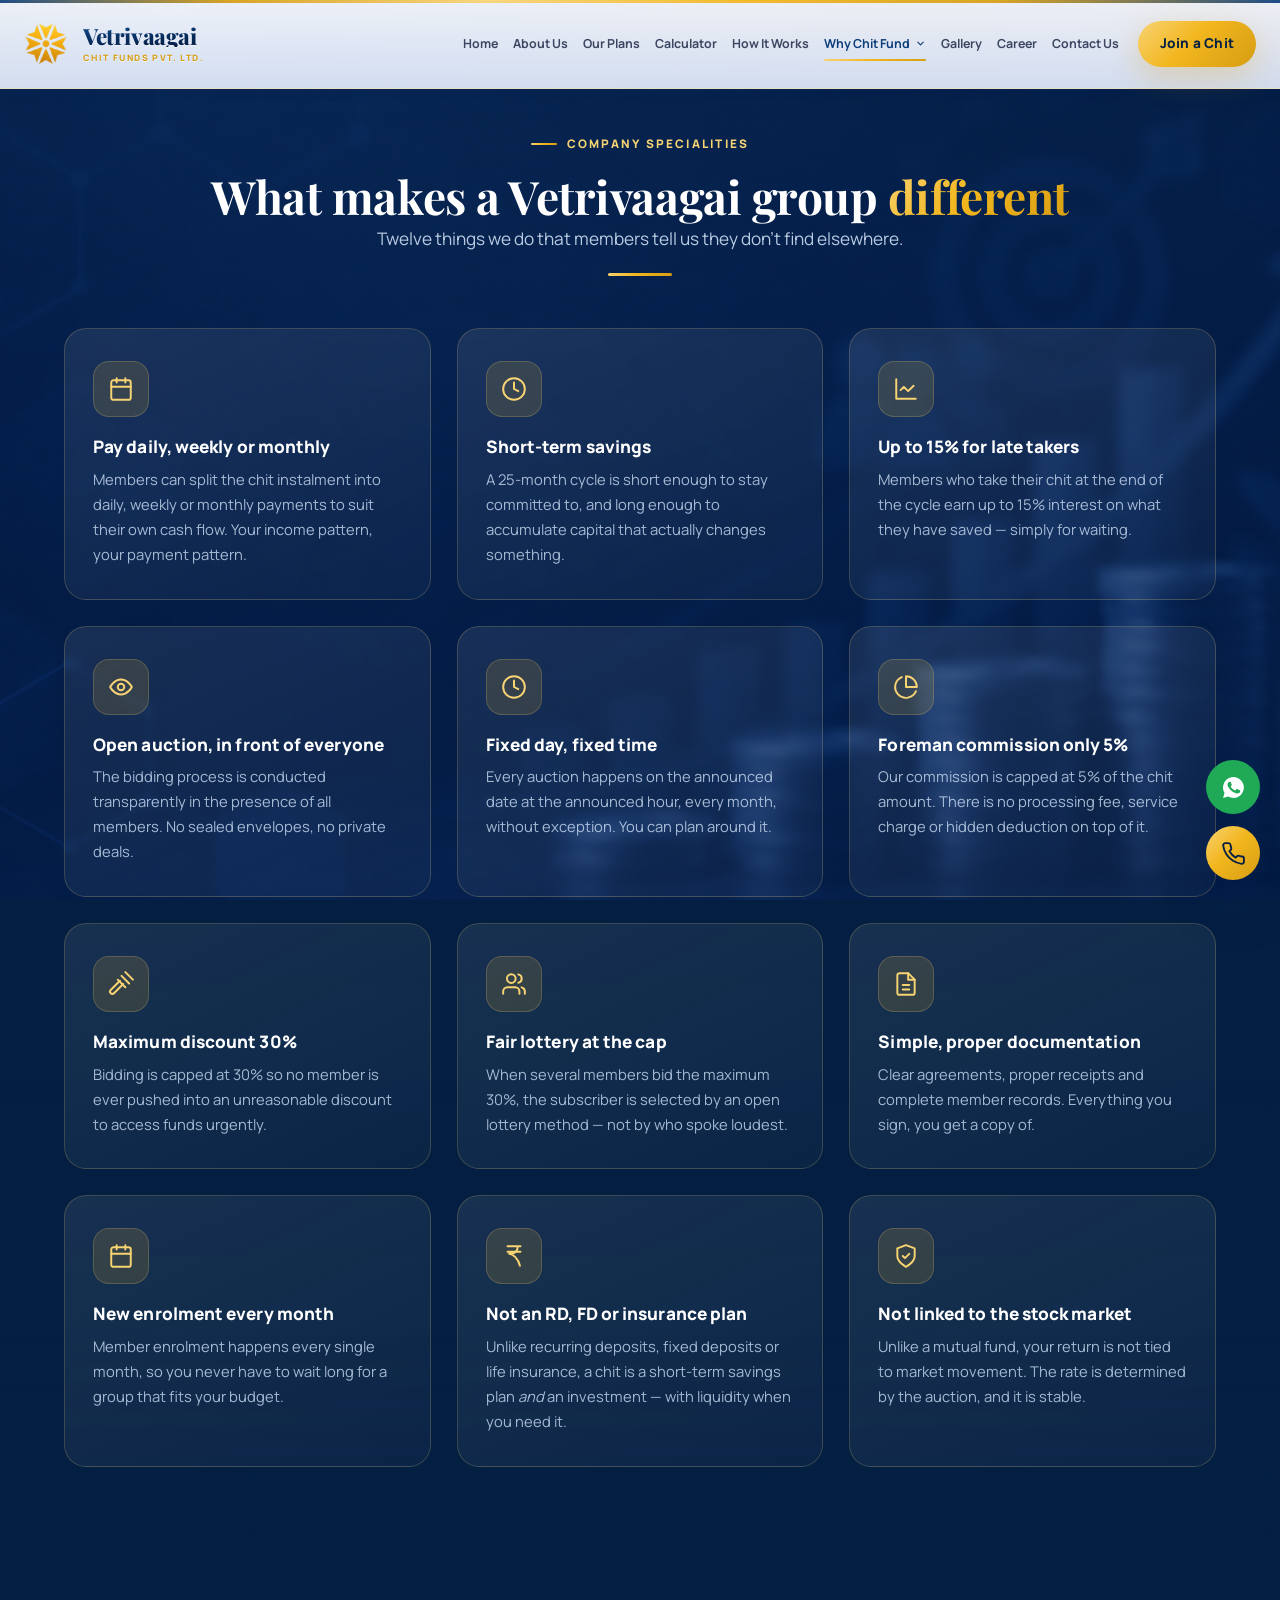
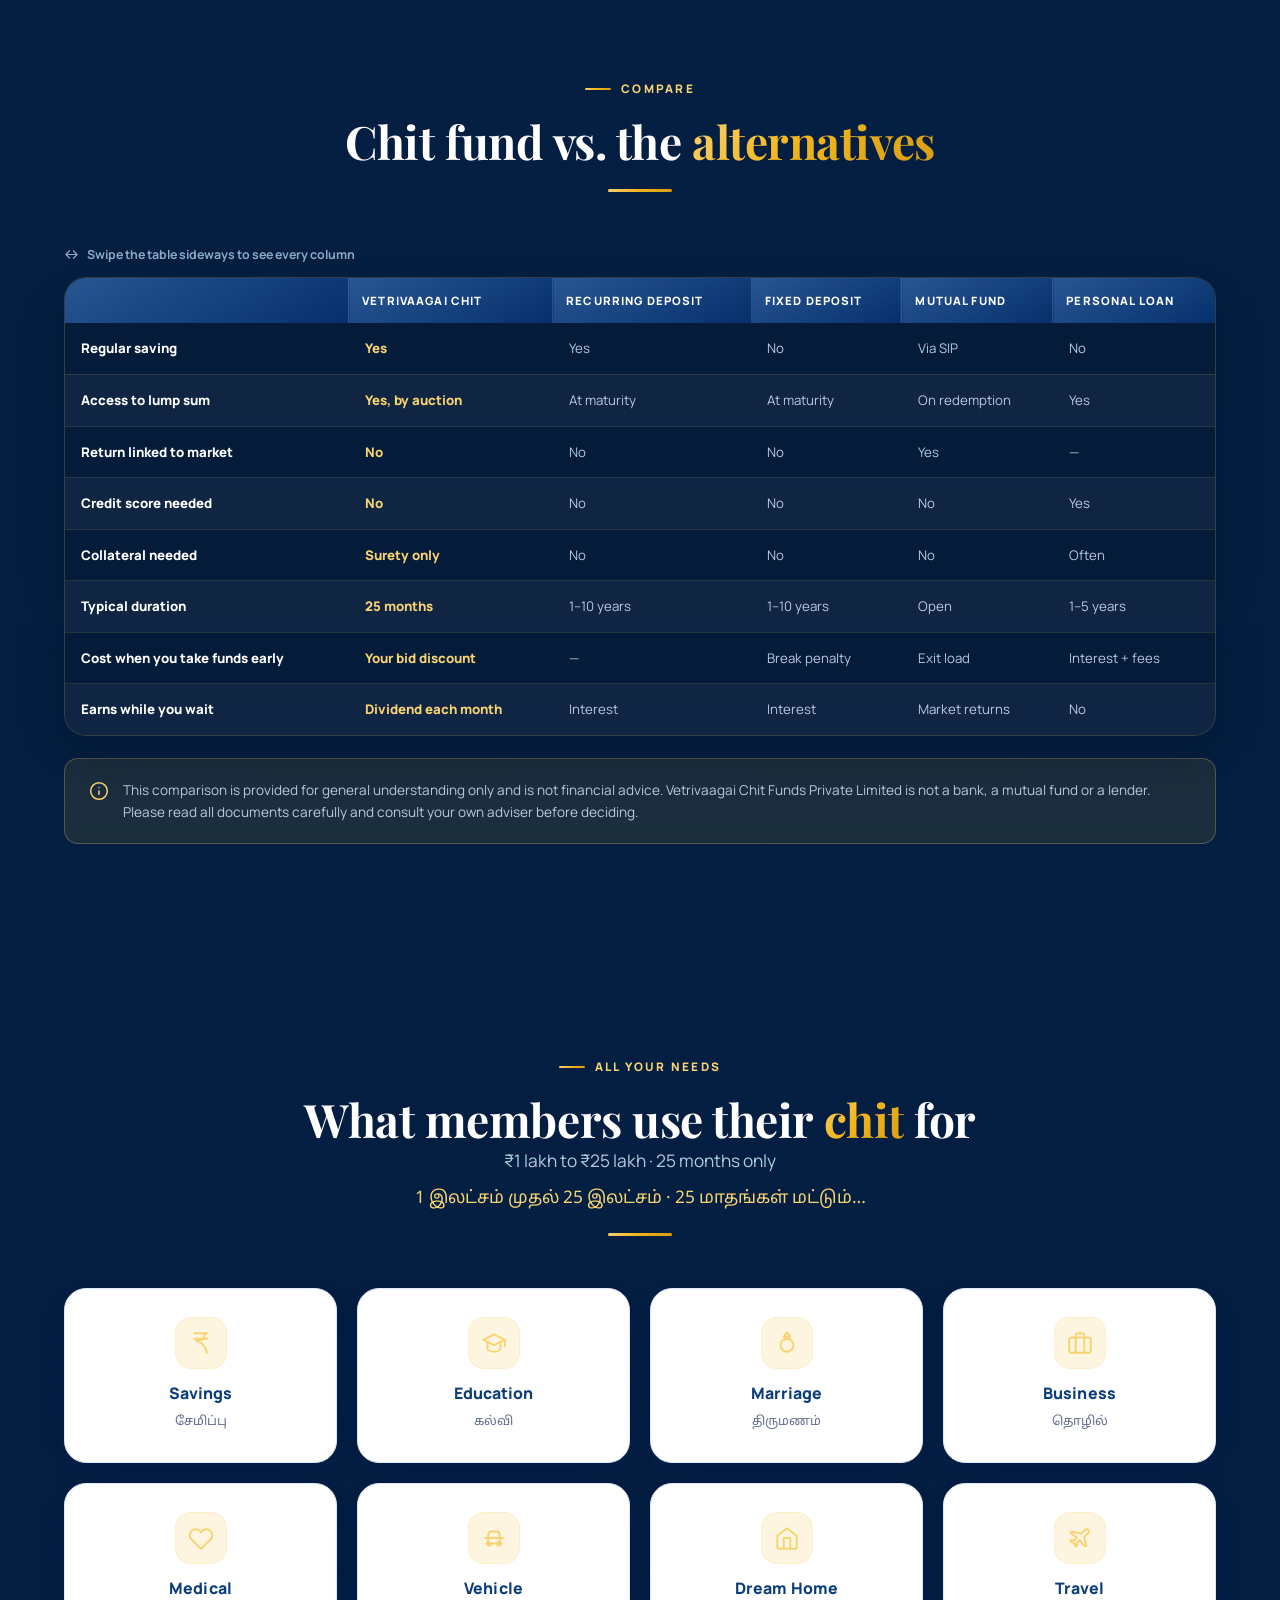
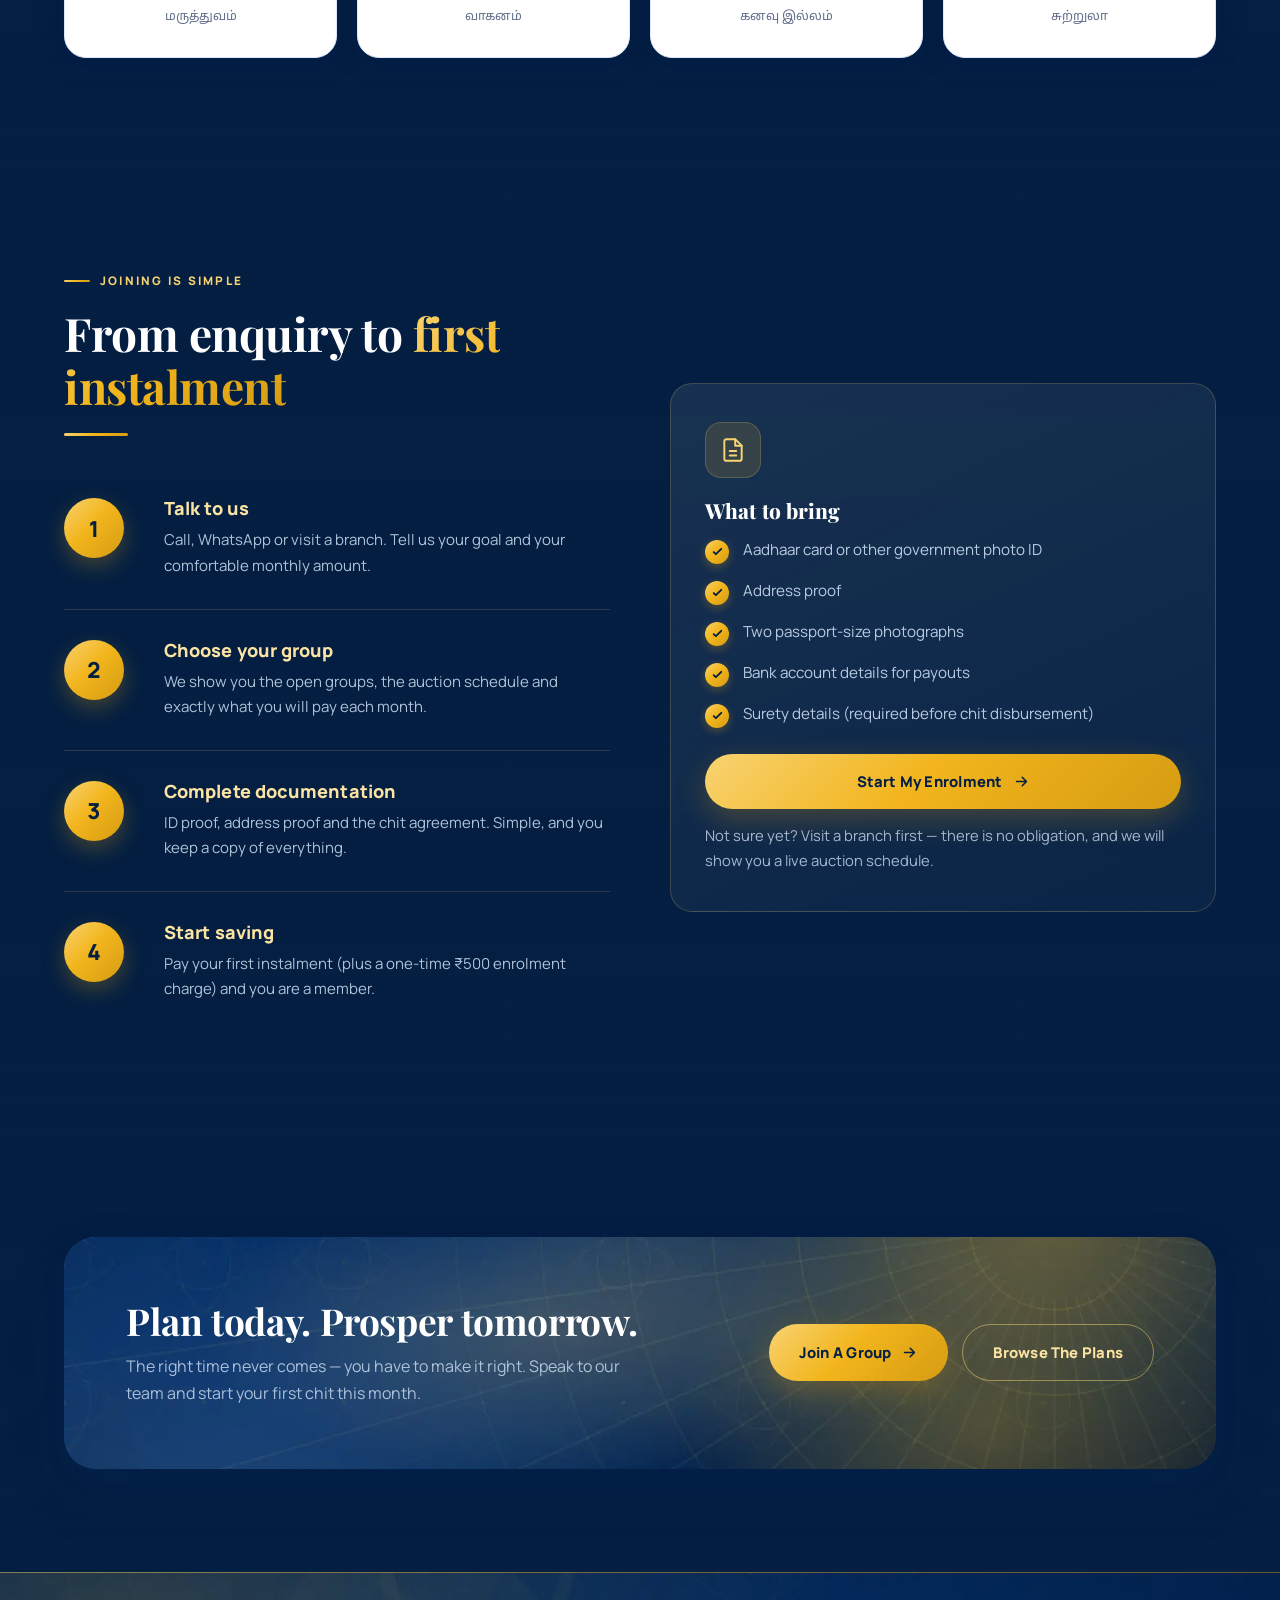
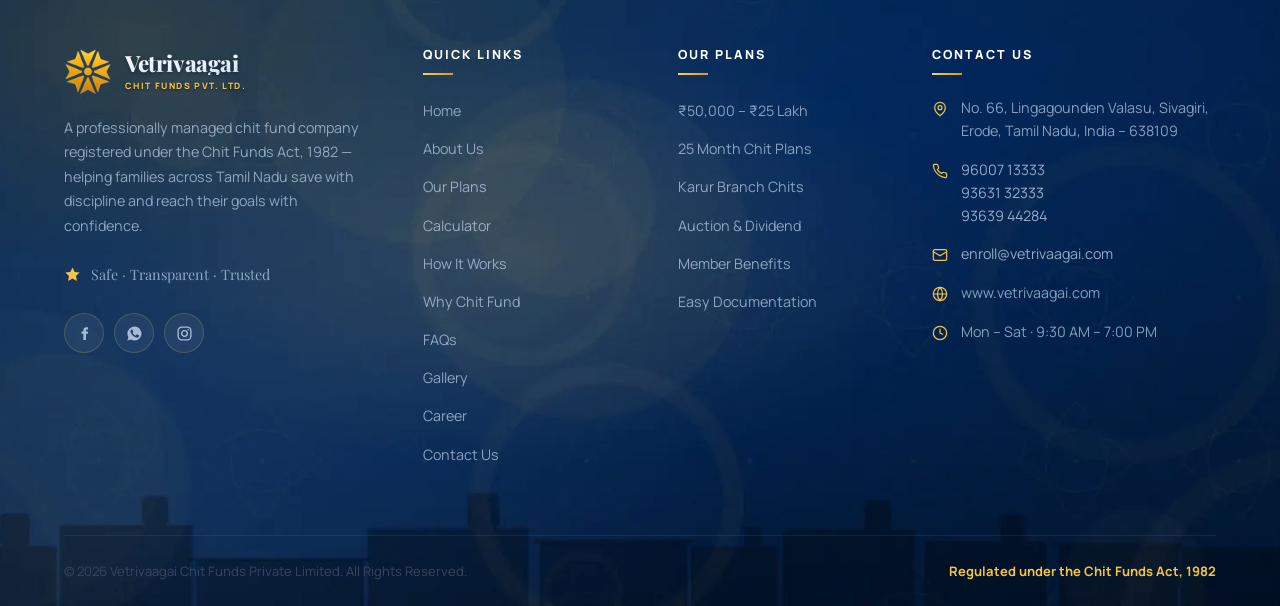
<file: benefits.html>
<!DOCTYPE html>
<html lang="en">
<head>
<meta charset="UTF-8">
<meta name="viewport" content="width=device-width, initial-scale=1.0">
<title>Member Benefits &amp; Why Chit Fund | Vetrivaagai Chit Funds Private Limited</title>
<meta name="description" content="Why members choose a Vetrivaagai chit — flexible daily/weekly/monthly payment, 5% foreman commission, 30% maximum discount, open auctions and up to 15% for late takers.">
<meta name="theme-color" content="#0B3D7A">
<meta property="og:title" content="Member Benefits &amp; Why Chit Fund | Vetrivaagai Chit Funds Private Limited">
<meta property="og:description" content="Why members choose a Vetrivaagai chit — flexible daily/weekly/monthly payment, 5% foreman commission, 30% maximum discount, open auctions and up to 15% for late takers.">
<meta property="og:type" content="website">
<link rel="icon" type="image/png" href="assets/img/logo-mark-192.png">
<link rel="apple-touch-icon" href="assets/img/logo-mark-192.png">
<link rel="preconnect" href="https://fonts.googleapis.com">
<link rel="preconnect" href="https://fonts.gstatic.com" crossorigin>
<link href="https://fonts.googleapis.com/css2?family=Playfair+Display:wght@500;600;700;800&family=Manrope:wght@400;500;600;700;800&family=Noto+Sans+Tamil:wght@400;600;700&display=swap" rel="stylesheet">
<link rel="stylesheet" href="assets/css/style.css">
</head>
<body class="page-wcf">
<!-- ======================= HEADER ======================= -->
<header class="header">
  <div class="header-inner">
    <a class="brand" href="index.html" aria-label="Vetrivaagai Chit Funds Private Limited home">
      <img src="assets/img/logo-mark-gold.png" alt="Vetrivaagai logo">
      <span class="brand-txt">
        <span class="brand-name">Vetrivaagai</span>
        <span class="brand-sub">Chit Funds Pvt. Ltd.</span>
      </span>
    </a>

    <nav class="nav" aria-label="Main navigation"><a href="index.html">Home</a><a href="about.html">About Us</a><a href="plans.html">Our Plans</a><a href="calculator.html">Calculator</a><a href="how-it-works.html">How It Works</a><div class="nav-item"><a href="benefits.html" class="nav-trig active">Why Chit Fund<svg viewBox="0 0 24 24" fill="none" stroke="currentColor" stroke-width="2.4" stroke-linecap="round" stroke-linejoin="round" aria-hidden="true"><path d="m6 9 6 6 6-6"/></svg></a><div class="nav-panel"><a href="benefits.html" class="active">Why Chit Fund</a><a href="faqs.html">FAQs</a></div></div><a href="gallery.html">Gallery</a><a href="career.html">Career</a><a href="contact.html">Contact Us</a></nav>

    <div class="header-cta">
      <a class="hdr-phone" href="tel:+919600713333"><svg viewBox="0 0 24 24" fill="none" stroke="currentColor" stroke-width="1.8" stroke-linecap="round" stroke-linejoin="round" aria-hidden="true"><path d="M22 16.9v3a2 2 0 0 1-2.2 2 19.8 19.8 0 0 1-8.6-3.1 19.5 19.5 0 0 1-6-6A19.8 19.8 0 0 1 2.1 4.2 2 2 0 0 1 4.1 2h3a2 2 0 0 1 2 1.7c.1 1 .4 1.9.7 2.8a2 2 0 0 1-.5 2.1L8.1 9.9a16 16 0 0 0 6 6l1.3-1.3a2 2 0 0 1 2.1-.4c.9.3 1.8.6 2.8.7a2 2 0 0 1 1.7 2Z"/></svg><span>96007 13333</span></a>
      <a class="btn btn-gold btn-sm" href="contact.html">Join a Chit</a>
      <button class="burger" aria-label="Open menu" aria-expanded="false"><span></span><span></span><span></span></button>
    </div>
  </div>
</header>

<div class="scrim"></div>
<aside class="drawer" aria-label="Mobile navigation">
  <a href="index.html">Home</a><a href="about.html">About Us</a><a href="plans.html">Our Plans</a><a href="calculator.html">Calculator</a><a href="how-it-works.html">How It Works</a><a href="benefits.html" class="active">Why Chit Fund</a><a href="faqs.html" class="drawer-sub">FAQs</a><a href="gallery.html">Gallery</a><a href="career.html">Career</a><a href="contact.html">Contact Us</a>
  <a class="btn btn-gold" href="contact.html">Join a Chit Today</a>
  <a class="btn btn-ghost" href="tel:+919600713333">Call 96007 13333</a>
</aside>

<!-- ======================= PAGE TOP OFFSET ======================= -->
<div class="page-offset"><h1 class="sr-only">Why Chit Fund</h1></div>


<!-- ======================= COMPANY SPECIALITIES ======================= -->
<section class="section section-dark has-bg bg-wcf">
  <div class="wrap">
    <div class="head center rv">
      <span class="eyebrow">Company Specialities</span>
      <h2>What makes a Vetrivaagai group <span class="gold-text">different</span></h2>
      <p class="lead" style="margin-inline:auto">Twelve things we do that members tell us they
        don't find elsewhere.</p>
      <div class="rule"></div>
    </div>

    <div class="grid g-3">
      <article class="card rv">
        <div class="ic"><svg viewBox="0 0 24 24" fill="none" stroke="currentColor" stroke-width="1.8" stroke-linecap="round" stroke-linejoin="round" aria-hidden="true"><rect x="3" y="4" width="18" height="18" rx="2"/><path d="M16 2v4M8 2v4M3 10h18"/></svg></div>
        <h4>Pay daily, weekly or monthly</h4>
        <p>Members can split the chit instalment into daily, weekly or monthly payments
           to suit their own cash flow. Your income pattern, your payment pattern.</p>
      </article>
      <article class="card rv rv-d1">
        <div class="ic"><svg viewBox="0 0 24 24" fill="none" stroke="currentColor" stroke-width="1.8" stroke-linecap="round" stroke-linejoin="round" aria-hidden="true"><circle cx="12" cy="12" r="10"/><path d="M12 6v6l4 2"/></svg></div>
        <h4>Short-term savings</h4>
        <p>A 25-month cycle is short enough to stay committed to, and long enough to
           accumulate capital that actually changes something.</p>
      </article>
      <article class="card rv rv-d2">
        <div class="ic"><svg viewBox="0 0 24 24" fill="none" stroke="currentColor" stroke-width="1.8" stroke-linecap="round" stroke-linejoin="round" aria-hidden="true"><path d="M3 3v18h18"/><path d="m19 9-5 5-4-4-3 3"/></svg></div>
        <h4>Up to 15% for late takers</h4>
        <p>Members who take their chit at the end of the cycle earn up to 15% interest on
           what they have saved &mdash; simply for waiting.</p>
      </article>
      <article class="card rv">
        <div class="ic"><svg viewBox="0 0 24 24" fill="none" stroke="currentColor" stroke-width="1.8" stroke-linecap="round" stroke-linejoin="round" aria-hidden="true"><path d="M2 12s3.6-7 10-7 10 7 10 7-3.6 7-10 7-10-7-10-7Z"/><circle cx="12" cy="12" r="3"/></svg></div>
        <h4>Open auction, in front of everyone</h4>
        <p>The bidding process is conducted transparently in the presence of all members.
           No sealed envelopes, no private deals.</p>
      </article>
      <article class="card rv rv-d1">
        <div class="ic"><svg viewBox="0 0 24 24" fill="none" stroke="currentColor" stroke-width="1.8" stroke-linecap="round" stroke-linejoin="round" aria-hidden="true"><circle cx="12" cy="12" r="10"/><path d="M12 6v6l4 2"/></svg></div>
        <h4>Fixed day, fixed time</h4>
        <p>Every auction happens on the announced date at the announced hour, every month,
           without exception. You can plan around it.</p>
      </article>
      <article class="card rv rv-d2">
        <div class="ic"><svg viewBox="0 0 24 24" fill="none" stroke="currentColor" stroke-width="1.8" stroke-linecap="round" stroke-linejoin="round" aria-hidden="true"><path d="M21.2 15.9A10 10 0 1 1 8.1 2.8"/><path d="M22 12A10 10 0 0 0 12 2v10Z"/></svg></div>
        <h4>Foreman commission only 5%</h4>
        <p>Our commission is capped at 5% of the chit amount. There is no processing fee,
           service charge or hidden deduction on top of it.</p>
      </article>
      <article class="card rv">
        <div class="ic"><svg viewBox="0 0 24 24" fill="none" stroke="currentColor" stroke-width="1.8" stroke-linecap="round" stroke-linejoin="round" aria-hidden="true"><path d="m14 12-8.5 8.5a2.1 2.1 0 0 1-3-3L11 9"/><path d="m12.5 4.5 7 7M16 1l7 7M9 8l7 7"/></svg></div>
        <h4>Maximum discount 30%</h4>
        <p>Bidding is capped at 30% so no member is ever pushed into an unreasonable
           discount to access funds urgently.</p>
      </article>
      <article class="card rv rv-d1">
        <div class="ic"><svg viewBox="0 0 24 24" fill="none" stroke="currentColor" stroke-width="1.8" stroke-linecap="round" stroke-linejoin="round" aria-hidden="true"><path d="M17 21v-2a4 4 0 0 0-4-4H6a4 4 0 0 0-4 4v2"/><circle cx="9.5" cy="7" r="4"/><path d="M22 21v-2a4 4 0 0 0-3-3.9M16 3.1a4 4 0 0 1 0 7.8"/></svg></div>
        <h4>Fair lottery at the cap</h4>
        <p>When several members bid the maximum 30%, the subscriber is selected by an open
           lottery method &mdash; not by who spoke loudest.</p>
      </article>
      <article class="card rv rv-d2">
        <div class="ic"><svg viewBox="0 0 24 24" fill="none" stroke="currentColor" stroke-width="1.8" stroke-linecap="round" stroke-linejoin="round" aria-hidden="true"><path d="M14 2H6a2 2 0 0 0-2 2v16a2 2 0 0 0 2 2h12a2 2 0 0 0 2-2V8Z"/><path d="M14 2v6h6M9 13h6M9 17h6"/></svg></div>
        <h4>Simple, proper documentation</h4>
        <p>Clear agreements, proper receipts and complete member records. Everything you sign,
           you get a copy of.</p>
      </article>
      <article class="card rv">
        <div class="ic"><svg viewBox="0 0 24 24" fill="none" stroke="currentColor" stroke-width="1.8" stroke-linecap="round" stroke-linejoin="round" aria-hidden="true"><rect x="3" y="4" width="18" height="18" rx="2"/><path d="M16 2v4M8 2v4M3 10h18"/></svg></div>
        <h4>New enrolment every month</h4>
        <p>Member enrolment happens every single month, so you never have to wait long for
           a group that fits your budget.</p>
      </article>
      <article class="card rv rv-d1">
        <div class="ic"><svg viewBox="0 0 24 24" fill="none" stroke="currentColor" stroke-width="1.8" stroke-linecap="round" stroke-linejoin="round" aria-hidden="true"><path d="M6 3h12M6 8h12M15.5 3c0 5-3 7-8 7 3.5 0 8.5 4.5 10 11"/></svg></div>
        <h4>Not an RD, FD or insurance plan</h4>
        <p>Unlike recurring deposits, fixed deposits or life insurance, a chit is a short-term
           savings plan <em>and</em> an investment &mdash; with liquidity when you need it.</p>
      </article>
      <article class="card rv rv-d2">
        <div class="ic"><svg viewBox="0 0 24 24" fill="none" stroke="currentColor" stroke-width="1.8" stroke-linecap="round" stroke-linejoin="round" aria-hidden="true"><path d="M12 22s8-4 8-10V5l-8-3-8 3v7c0 6 8 10 8 10Z"/><path d="m9 12 2 2 4-4"/></svg></div>
        <h4>Not linked to the stock market</h4>
        <p>Unlike a mutual fund, your return is not tied to market movement. The rate is
           determined by the auction, and it is stable.</p>
      </article>
    </div>
  </div>
</section>

<!-- ======================= CHIT VS OTHERS ======================= -->
<section class="section section-dark has-bg bg-wcf">
  <div class="wrap">
    <div class="head center rv">
      <span class="eyebrow">Compare</span>
      <h2>Chit fund vs. the <span class="gold-text">alternatives</span></h2>
      <div class="rule"></div>
    </div>

    <p class="scroll-hint rv"><svg viewBox="0 0 24 24" fill="none" stroke="currentColor" stroke-width="1.8" stroke-linecap="round" stroke-linejoin="round" aria-hidden="true"><path d="M3 12h18M9 6l-6 6 6 6M15 6l6 6-6 6"/></svg> Swipe the table sideways to see every column</p>
    <div class="table-wrap rv">
      <table class="tbl tbl-dense">
        <thead>
          <tr><th>&nbsp;</th><th>Vetrivaagai Chit</th><th>Recurring Deposit</th><th>Fixed Deposit</th><th>Mutual Fund</th><th>Personal Loan</th></tr>
        </thead>
        <tbody>
          <tr><td>Regular saving</td><td class="hl">Yes</td><td>Yes</td><td>No</td><td>Via SIP</td><td>No</td></tr>
          <tr><td>Access to lump sum</td><td class="hl">Yes, by auction</td><td>At maturity</td><td>At maturity</td><td>On redemption</td><td>Yes</td></tr>
          <tr><td>Return linked to market</td><td class="hl">No</td><td>No</td><td>No</td><td>Yes</td><td>&mdash;</td></tr>
          <tr><td>Credit score needed</td><td class="hl">No</td><td>No</td><td>No</td><td>No</td><td>Yes</td></tr>
          <tr><td>Collateral needed</td><td class="hl">Surety only</td><td>No</td><td>No</td><td>No</td><td>Often</td></tr>
          <tr><td>Typical duration</td><td class="hl">25 months</td><td>1&ndash;10 years</td><td>1&ndash;10 years</td><td>Open</td><td>1&ndash;5 years</td></tr>
          <tr><td>Cost when you take funds early</td><td class="hl">Your bid discount</td><td>&mdash;</td><td>Break penalty</td><td>Exit load</td><td>Interest + fees</td></tr>
          <tr><td>Earns while you wait</td><td class="hl">Dividend each month</td><td>Interest</td><td>Interest</td><td>Market returns</td><td>No</td></tr>
        </tbody>
      </table>
    </div>
    <div class="tbl-note rv"><svg viewBox="0 0 24 24" fill="none" stroke="currentColor" stroke-width="1.8" stroke-linecap="round" stroke-linejoin="round" aria-hidden="true"><circle cx="12" cy="12" r="10"/><path d="M12 16v-4M12 8h.01"/></svg>
      <span>This comparison is provided for general understanding only and is not financial advice.
      Vetrivaagai Chit Funds Private Limited is not a bank, a mutual fund or a lender. Please read
      all documents carefully and consult your own adviser before deciding.</span>
    </div>
  </div>
</section>

<!-- ======================= USES ======================= -->
<section class="section section-dark has-bg bg-wcf">
  <div class="wrap">
    <div class="head center rv">
      <span class="eyebrow">All Your Needs</span>
      <h2>What members use their <span class="gold-text">chit</span> for</h2>
      <p class="lead" style="margin-inline:auto">
        &#8377;1 lakh to &#8377;25 lakh &middot; 25 months only
        <span class="ta" style="display:block;margin-top:8px;color:var(--gd-300)">
        1 &#2951;&#2994;&#2975;&#3021;&#2970;&#2990;&#3021; &#2990;&#3009;&#2980;&#2994;&#3021; 25 &#2951;&#2994;&#2975;&#3021;&#2970;&#2990;&#3021; &middot; 25 &#2990;&#3006;&#2980;&#2969;&#3021;&#2965;&#2995;&#3021; &#2990;&#2975;&#3021;&#2975;&#3009;&#2990;&#3021;&hellip;</span>
      </p>
      <div class="rule"></div>
    </div>

    <div class="uses">
      <a class="use card-dark rv" href="plans.html?for=savings#plans"><div class="ic"><svg viewBox="0 0 24 24" fill="none" stroke="currentColor" stroke-width="1.8" stroke-linecap="round" stroke-linejoin="round" aria-hidden="true"><path d="M6 3h12M6 8h12M15.5 3c0 5-3 7-8 7 3.5 0 8.5 4.5 10 11"/></svg></div><h4>Savings</h4><span class="ta">&#2970;&#3015;&#2990;&#3007;&#2986;&#3021;&#2986;&#3009;</span></a>
      <a class="use card-dark rv rv-d1" href="plans.html?for=education#plans"><div class="ic"><svg viewBox="0 0 24 24" fill="none" stroke="currentColor" stroke-width="1.8" stroke-linecap="round" stroke-linejoin="round" aria-hidden="true"><path d="M22 9 12 4 2 9l10 5 10-5Z"/><path d="M6 11.5V17c0 1.7 2.7 3 6 3s6-1.3 6-3v-5.5"/><path d="M22 9v6"/></svg></div><h4>Education</h4><span class="ta">&#2965;&#2994;&#3021;&#2997;&#3007;</span></a>
      <a class="use card-dark rv rv-d2" href="plans.html?for=marriage#plans"><div class="ic"><svg viewBox="0 0 24 24" fill="none" stroke="currentColor" stroke-width="1.8" stroke-linecap="round" stroke-linejoin="round" aria-hidden="true"><circle cx="12" cy="14" r="6"/><path d="m9 6 3-4 3 4M9 6h6l-1.5 2.5h-3L9 6Z"/></svg></div><h4>Marriage</h4><span class="ta">&#2980;&#3007;&#2992;&#3009;&#2990;&#2979;&#2990;&#3021;</span></a>
      <a class="use card-dark rv rv-d3" href="plans.html?for=business#plans"><div class="ic"><svg viewBox="0 0 24 24" fill="none" stroke="currentColor" stroke-width="1.8" stroke-linecap="round" stroke-linejoin="round" aria-hidden="true"><rect x="2" y="7" width="20" height="14" rx="2"/><path d="M16 21V5a2 2 0 0 0-2-2h-4a2 2 0 0 0-2 2v16"/></svg></div><h4>Business</h4><span class="ta">&#2980;&#3018;&#2996;&#3007;&#2994;&#3021;</span></a>
      <a class="use card-dark rv" href="plans.html?for=medical#plans"><div class="ic"><svg viewBox="0 0 24 24" fill="none" stroke="currentColor" stroke-width="1.8" stroke-linecap="round" stroke-linejoin="round" aria-hidden="true"><path d="M20.8 5.6a5.4 5.4 0 0 0-7.7 0L12 6.7l-1.1-1.1a5.4 5.4 0 0 0-7.7 7.7L12 22l8.8-8.7a5.4 5.4 0 0 0 0-7.7Z"/></svg></div><h4>Medical</h4><span class="ta">&#2990;&#2992;&#3009;&#2980;&#3021;&#2980;&#3009;&#2997;&#2990;&#3021;</span></a>
      <a class="use card-dark rv rv-d1" href="plans.html?for=vehicle#plans"><div class="ic"><svg viewBox="0 0 24 24" fill="none" stroke="currentColor" stroke-width="1.8" stroke-linecap="round" stroke-linejoin="round" aria-hidden="true"><path d="M5 17h14M6.5 17V9.5L8 6h8l1.5 3.5V17"/><path d="M4 12h16"/><circle cx="7.5" cy="17.5" r="1.5"/><circle cx="16.5" cy="17.5" r="1.5"/></svg></div><h4>Vehicle</h4><span class="ta">&#2997;&#3006;&#2965;&#2985;&#2990;&#3021;</span></a>
      <a class="use card-dark rv rv-d2" href="plans.html?for=dream-home#plans"><div class="ic"><svg viewBox="0 0 24 24" fill="none" stroke="currentColor" stroke-width="1.8" stroke-linecap="round" stroke-linejoin="round" aria-hidden="true"><path d="m3 10 9-7 9 7v10a2 2 0 0 1-2 2H5a2 2 0 0 1-2-2Z"/><path d="M9 22V12h6v10"/></svg></div><h4>Dream Home</h4><span class="ta">&#2965;&#2985;&#2997;&#3009; &#2951;&#2994;&#3021;&#2994;&#2990;&#3021;</span></a>
      <a class="use card-dark rv rv-d3" href="plans.html?for=travel#plans"><div class="ic"><svg viewBox="0 0 24 24" fill="none" stroke="currentColor" stroke-width="1.8" stroke-linecap="round" stroke-linejoin="round" aria-hidden="true"><path d="M17.8 19.2 16 11l3.5-3.5a2.1 2.1 0 0 0-3-3L13 8 4.8 6.2a1 1 0 0 0-1 1.6l5.4 4-2.6 2.6-2.4-.5-1.1 1.1 3.2 1.9 1.9 3.2 1.1-1.1-.5-2.4L11.8 14l4 5.4a1 1 0 0 0 1.6-.2Z"/></svg></div><h4>Travel</h4><span class="ta">&#2970;&#3009;&#2993;&#3021;&#2993;&#3009;&#2994;&#3006;</span></a>
    </div>
  </div>
</section>

<!-- ======================= MEMBER JOURNEY ======================= -->
<section class="section section-dark has-bg bg-wcf">
  <div class="wrap">
    <div class="split">
      <div class="rv">
        <span class="eyebrow">Joining Is Simple</span>
        <h2>From enquiry to <span class="gold-text">first instalment</span></h2>
        <div class="rule" style="margin-bottom:32px"></div>
        <div class="steps">
          <div class="step">
            <div><div class="step-n">1</div></div>
            <div class="step-body"><h4>Talk to us</h4>
              <p>Call, WhatsApp or visit a branch. Tell us your goal and your comfortable monthly amount.</p></div>
          </div>
          <div class="step">
            <div><div class="step-n">2</div></div>
            <div class="step-body"><h4>Choose your group</h4>
              <p>We show you the open groups, the auction schedule and exactly what you will pay each month.</p></div>
          </div>
          <div class="step">
            <div><div class="step-n">3</div></div>
            <div class="step-body"><h4>Complete documentation</h4>
              <p>ID proof, address proof and the chit agreement. Simple, and you keep a copy of everything.</p></div>
          </div>
          <div class="step">
            <div><div class="step-n">4</div></div>
            <div class="step-body"><h4>Start saving</h4>
              <p>Pay your first instalment (plus a one-time &#8377;500 enrolment charge) and you are a member.</p></div>
          </div>
        </div>
      </div>

      <div class="rv rv-d1">
        <div class="card card-dark" style="padding:38px 34px">
          <div class="ic ic-gold"><svg viewBox="0 0 24 24" fill="none" stroke="currentColor" stroke-width="1.8" stroke-linecap="round" stroke-linejoin="round" aria-hidden="true"><path d="M14 2H6a2 2 0 0 0-2 2v16a2 2 0 0 0 2 2h12a2 2 0 0 0 2-2V8Z"/><path d="M14 2v6h6M9 13h6M9 17h6"/></svg></div>
          <h4 style="font-size:1.3rem;font-family:var(--f-display);margin-bottom:16px">What to bring</h4>
          <ul class="checks" style="margin-bottom:26px">
            <li><span class="check-ic"><svg viewBox="0 0 24 24" fill="none" stroke="currentColor" stroke-width="1.8" stroke-linecap="round" stroke-linejoin="round" aria-hidden="true"><path d="m5 13 4 4L19 7"/></svg></span><span>Aadhaar card or other government photo ID</span></li>
            <li><span class="check-ic"><svg viewBox="0 0 24 24" fill="none" stroke="currentColor" stroke-width="1.8" stroke-linecap="round" stroke-linejoin="round" aria-hidden="true"><path d="m5 13 4 4L19 7"/></svg></span><span>Address proof</span></li>
            <li><span class="check-ic"><svg viewBox="0 0 24 24" fill="none" stroke="currentColor" stroke-width="1.8" stroke-linecap="round" stroke-linejoin="round" aria-hidden="true"><path d="m5 13 4 4L19 7"/></svg></span><span>Two passport-size photographs</span></li>
            <li><span class="check-ic"><svg viewBox="0 0 24 24" fill="none" stroke="currentColor" stroke-width="1.8" stroke-linecap="round" stroke-linejoin="round" aria-hidden="true"><path d="m5 13 4 4L19 7"/></svg></span><span>Bank account details for payouts</span></li>
            <li><span class="check-ic"><svg viewBox="0 0 24 24" fill="none" stroke="currentColor" stroke-width="1.8" stroke-linecap="round" stroke-linejoin="round" aria-hidden="true"><path d="m5 13 4 4L19 7"/></svg></span><span>Surety details (required before chit disbursement)</span></li>
          </ul>
          <a class="btn btn-gold" href="contact.html" style="width:100%">Start My Enrolment <svg viewBox="0 0 24 24" fill="none" stroke="currentColor" stroke-width="1.8" stroke-linecap="round" stroke-linejoin="round" aria-hidden="true"><path d="M5 12h14M13 6l6 6-6 6"/></svg></a>
          <p class="note-sm">Not sure yet? Visit a branch first &mdash; there is no obligation, and
             we will show you a live auction schedule.</p>
        </div>
      </div>
    </div>
  </div>
</section>

<!-- ======================= CTA ======================= -->
<section class="section section-dark has-bg bg-wcf">
  <div class="wrap">
    <div class="cta rv">
      <div>
        <h2>Plan today. Prosper tomorrow.</h2>
        <p>The right time never comes &mdash; you have to make it right. Speak to our team and start your first chit this month.</p>
      </div>
      <div class="btn-row">
        <a class="btn btn-gold" href="contact.html">Join A Group <svg viewBox="0 0 24 24" fill="none" stroke="currentColor" stroke-width="1.8" stroke-linecap="round" stroke-linejoin="round" aria-hidden="true"><path d="M5 12h14M13 6l6 6-6 6"/></svg></a>
        <a class="btn btn-ghost" href="plans.html">Browse The Plans</a>
      </div>
    </div>
  </div>
</section>

<!-- ======================= FOOTER ======================= -->
<footer class="footer">
  <div class="wrap">
    <div class="f-grid">

      <div class="f-col">
        <div class="f-brand">
          <img src="assets/img/logo-mark-gold.png" alt="Vetrivaagai logo">
          <span class="brand-txt">
            <span class="brand-name">Vetrivaagai</span>
            <span class="brand-sub">Chit Funds Pvt. Ltd.</span>
          </span>
        </div>
        <p class="f-about">A professionally managed chit fund company registered under the
          Chit Funds Act, 1982 &mdash; helping families across Tamil Nadu save with discipline
          and reach their goals with confidence.</p>
        <p class="f-tag"><svg viewBox="0 0 24 24" fill="currentColor" aria-hidden="true"><path d="m12 2 3.1 6.3 6.9 1-5 4.9 1.2 6.8L12 17.8 5.8 21l1.2-6.8-5-4.9 6.9-1L12 2Z"/></svg> Safe &middot; Transparent &middot; Trusted</p>
        <div class="socials">
          <a href="https://www.facebook.com/share/1EwmDqsweS/" target="_blank" rel="noopener noreferrer" aria-label="Vetrivaagai on Facebook"><svg viewBox="0 0 24 24" fill="currentColor" aria-hidden="true"><path d="M14 9V7.5c0-.8.2-1.2 1.4-1.2H17V3.2c-.3 0-1.3-.1-2.4-.1-2.5 0-4.2 1.5-4.2 4.3V9H7.7v3.5h2.7V21H14v-8.5h2.7l.4-3.5H14Z"/></svg></a>
          <a href="https://wa.me/919600713333" target="_blank" rel="noopener noreferrer" aria-label="Vetrivaagai on WhatsApp"><svg viewBox="0 0 24 24" fill="currentColor" aria-hidden="true"><path d="M17.5 14.4c-.3-.2-1.7-.9-2-1-.3-.1-.5-.1-.7.1-.2.3-.7 1-.9 1.2-.2.2-.3.2-.6.1-.3-.2-1.2-.5-2.3-1.5-.9-.8-1.4-1.7-1.6-2-.2-.3 0-.5.1-.6l.5-.5c.1-.2.2-.3.3-.5v-.5c-.1-.2-.7-1.6-.9-2.2-.3-.6-.5-.5-.7-.5h-.6c-.2 0-.5.1-.8.4-.3.3-1 1-1 2.4s1.1 2.8 1.2 3c.2.2 2.1 3.3 5.2 4.6.7.3 1.3.5 1.7.6.7.2 1.4.2 1.9.1.6-.1 1.7-.7 2-1.4.2-.7.2-1.2.2-1.4-.1-.1-.3-.2-.6-.3M12 22a10 10 0 0 1-5.1-1.4L2 22l1.4-4.8A10 10 0 1 1 12 22Z"/></svg></a>
          <a href="https://www.instagram.com/vetrivaagai_chit_funds/" target="_blank" rel="noopener noreferrer" aria-label="Vetrivaagai on Instagram"><svg viewBox="0 0 24 24" fill="none" stroke="currentColor" stroke-width="1.9" aria-hidden="true"><rect x="3" y="3" width="18" height="18" rx="5"/><circle cx="12" cy="12" r="4"/><circle cx="17.3" cy="6.7" r="1.1" fill="currentColor" stroke="none"/></svg></a>
        </div>
      </div>

      <div class="f-col">
        <h4>Quick Links</h4>
        <ul><li><a href="index.html">Home</a></li><li><a href="about.html">About Us</a></li><li><a href="plans.html">Our Plans</a></li><li><a href="calculator.html">Calculator</a></li><li><a href="how-it-works.html">How It Works</a></li><li><a href="benefits.html">Why Chit Fund</a></li><li><a href="faqs.html">FAQs</a></li><li><a href="gallery.html">Gallery</a></li><li><a href="career.html">Career</a></li><li><a href="contact.html">Contact Us</a></li></ul>
      </div>

      <div class="f-col">
        <h4>Our Plans</h4>
        <ul>
          <li><a href="plans.html">&#8377;50,000 &ndash; &#8377;25 Lakh</a></li>
          <li><a href="plans.html">25 Month Chit Plans</a></li>
          <li><a href="plans.html#karur">Karur Branch Chits</a></li>
          <li><a href="how-it-works.html">Auction &amp; Dividend</a></li>
          <li><a href="benefits.html">Member Benefits</a></li>
          <li><a href="contact.html">Easy Documentation</a></li>
        </ul>
      </div>

      <div class="f-col">
        <h4>Contact Us</h4>
        <ul class="f-contact">
          <li><svg viewBox="0 0 24 24" fill="none" stroke="currentColor" stroke-width="1.8" stroke-linecap="round" stroke-linejoin="round" aria-hidden="true"><path d="M20 10c0 6-8 12-8 12s-8-6-8-12a8 8 0 0 1 16 0Z"/><circle cx="12" cy="10" r="3"/></svg><span>No. 66, Lingagounden Valasu, Sivagiri,<br>Erode, Tamil Nadu, India &ndash; 638109</span></li>
          <li><svg viewBox="0 0 24 24" fill="none" stroke="currentColor" stroke-width="1.8" stroke-linecap="round" stroke-linejoin="round" aria-hidden="true"><path d="M22 16.9v3a2 2 0 0 1-2.2 2 19.8 19.8 0 0 1-8.6-3.1 19.5 19.5 0 0 1-6-6A19.8 19.8 0 0 1 2.1 4.2 2 2 0 0 1 4.1 2h3a2 2 0 0 1 2 1.7c.1 1 .4 1.9.7 2.8a2 2 0 0 1-.5 2.1L8.1 9.9a16 16 0 0 0 6 6l1.3-1.3a2 2 0 0 1 2.1-.4c.9.3 1.8.6 2.8.7a2 2 0 0 1 1.7 2Z"/></svg><span><a href="tel:+919600713333">96007 13333</a><br><a href="tel:+919363132333">93631 32333</a><br><a href="tel:+919363944284">93639 44284</a></span></li>
          <li><svg viewBox="0 0 24 24" fill="none" stroke="currentColor" stroke-width="1.8" stroke-linecap="round" stroke-linejoin="round" aria-hidden="true"><rect x="2" y="4" width="20" height="16" rx="2"/><path d="m2 7 10 6 10-6"/></svg><span><a href="mailto:enroll@vetrivaagai.com">enroll@vetrivaagai.com</a></span></li>
          <li><svg viewBox="0 0 24 24" fill="none" stroke="currentColor" stroke-width="1.8" stroke-linecap="round" stroke-linejoin="round" aria-hidden="true"><circle cx="12" cy="12" r="10"/><path d="M2 12h20M12 2a15 15 0 0 1 0 20 15 15 0 0 1 0-20Z"/></svg><span>www.vetrivaagai.com</span></li>
          <li><svg viewBox="0 0 24 24" fill="none" stroke="currentColor" stroke-width="1.8" stroke-linecap="round" stroke-linejoin="round" aria-hidden="true"><circle cx="12" cy="12" r="10"/><path d="M12 6v6l4 2"/></svg><span>Mon &ndash; Sat &middot; 9:30 AM &ndash; 7:00 PM</span></li>
        </ul>
      </div>

    </div>

    <div class="f-bar">
      <p>&copy; <span data-year></span> Vetrivaagai Chit Funds Private Limited. All Rights Reserved.</p>
      <div class="f-bar-r">
        <span>Regulated under the Chit Funds Act, 1982</span>
      </div>
    </div>
  </div>
</footer>

<!-- ======================= FLOATING ACTIONS ======================= -->
<div class="fabs">
  <button class="to-top" aria-label="Back to top"><svg viewBox="0 0 24 24" fill="none" stroke="currentColor" stroke-width="1.8" stroke-linecap="round" stroke-linejoin="round" aria-hidden="true"><path d="M12 19V5M5 12l7-7 7 7"/></svg></button>
  <a class="fab fab-wa" href="https://wa.me/919600713333" aria-label="Chat on WhatsApp"><svg viewBox="0 0 24 24" fill="currentColor" aria-hidden="true"><path d="M17.5 14.4c-.3-.2-1.7-.9-2-1-.3-.1-.5-.1-.7.1-.2.3-.7 1-.9 1.2-.2.2-.3.2-.6.1-.3-.2-1.2-.5-2.3-1.5-.9-.8-1.4-1.7-1.6-2-.2-.3 0-.5.1-.6l.5-.5c.1-.2.2-.3.3-.5v-.5c-.1-.2-.7-1.6-.9-2.2-.3-.6-.5-.5-.7-.5h-.6c-.2 0-.5.1-.8.4-.3.3-1 1-1 2.4s1.1 2.8 1.2 3c.2.2 2.1 3.3 5.2 4.6.7.3 1.3.5 1.7.6.7.2 1.4.2 1.9.1.6-.1 1.7-.7 2-1.4.2-.7.2-1.2.2-1.4-.1-.1-.3-.2-.6-.3M12 22a10 10 0 0 1-5.1-1.4L2 22l1.4-4.8A10 10 0 1 1 12 22Z"/></svg></a>
  <a class="fab fab-call" href="tel:+919600713333" aria-label="Call us"><svg viewBox="0 0 24 24" fill="none" stroke="currentColor" stroke-width="1.8" stroke-linecap="round" stroke-linejoin="round" aria-hidden="true"><path d="M22 16.9v3a2 2 0 0 1-2.2 2 19.8 19.8 0 0 1-8.6-3.1 19.5 19.5 0 0 1-6-6A19.8 19.8 0 0 1 2.1 4.2 2 2 0 0 1 4.1 2h3a2 2 0 0 1 2 1.7c.1 1 .4 1.9.7 2.8a2 2 0 0 1-.5 2.1L8.1 9.9a16 16 0 0 0 6 6l1.3-1.3a2 2 0 0 1 2.1-.4c.9.3 1.8.6 2.8.7a2 2 0 0 1 1.7 2Z"/></svg></a>
</div>

<script src="assets/js/main.js"></script>
</body>
</html>
</file>
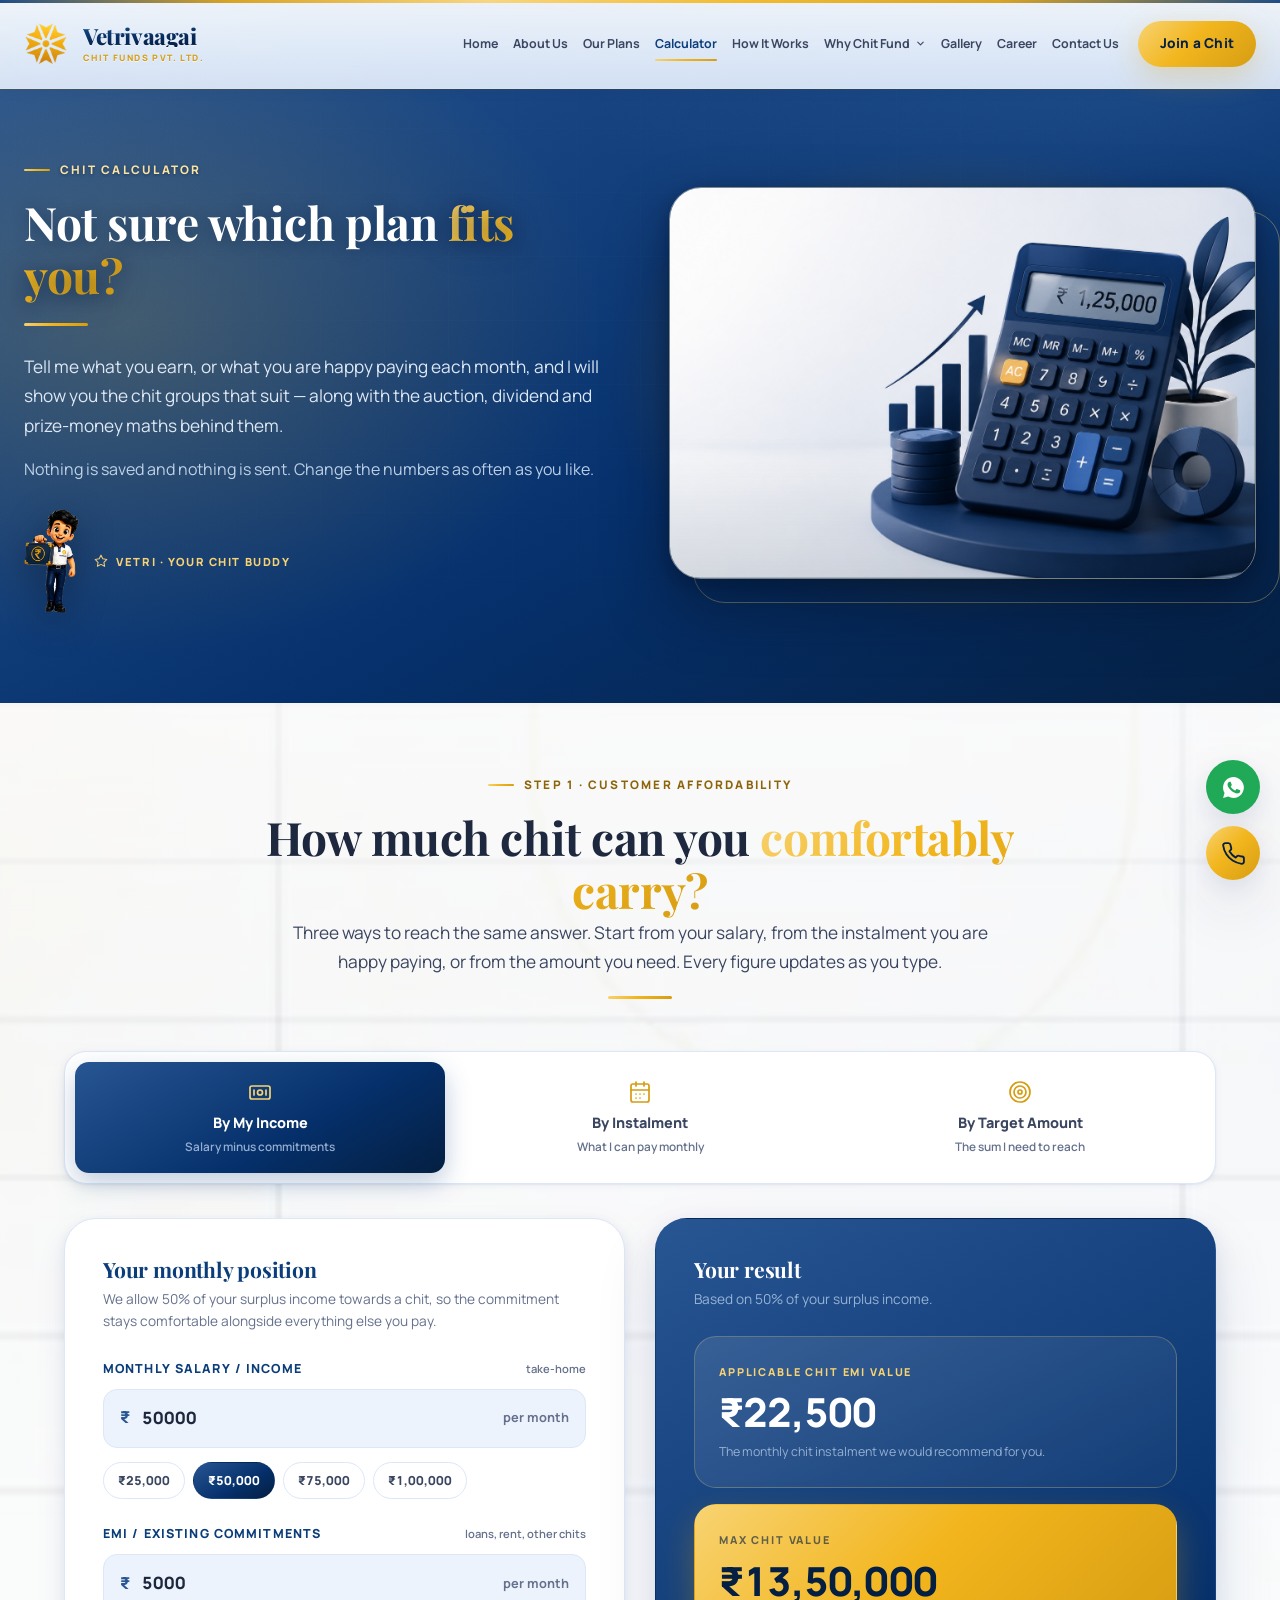
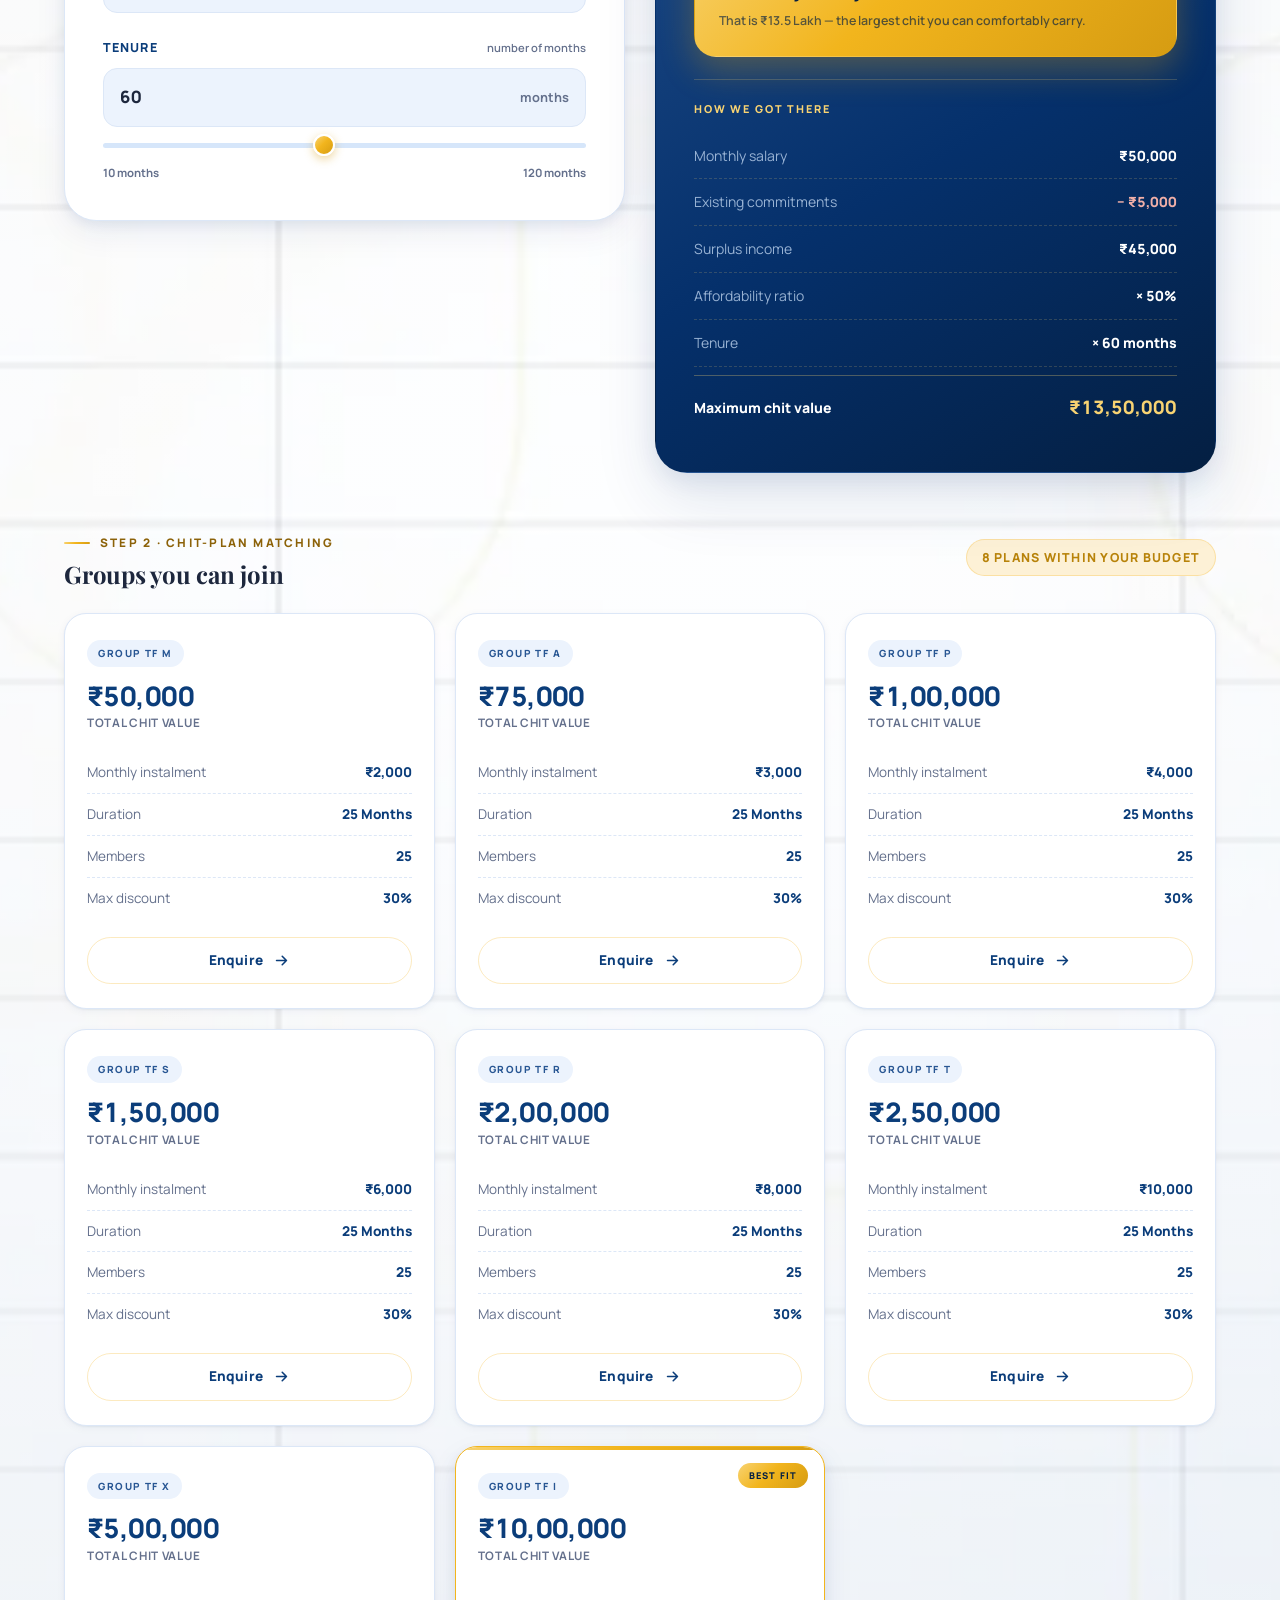
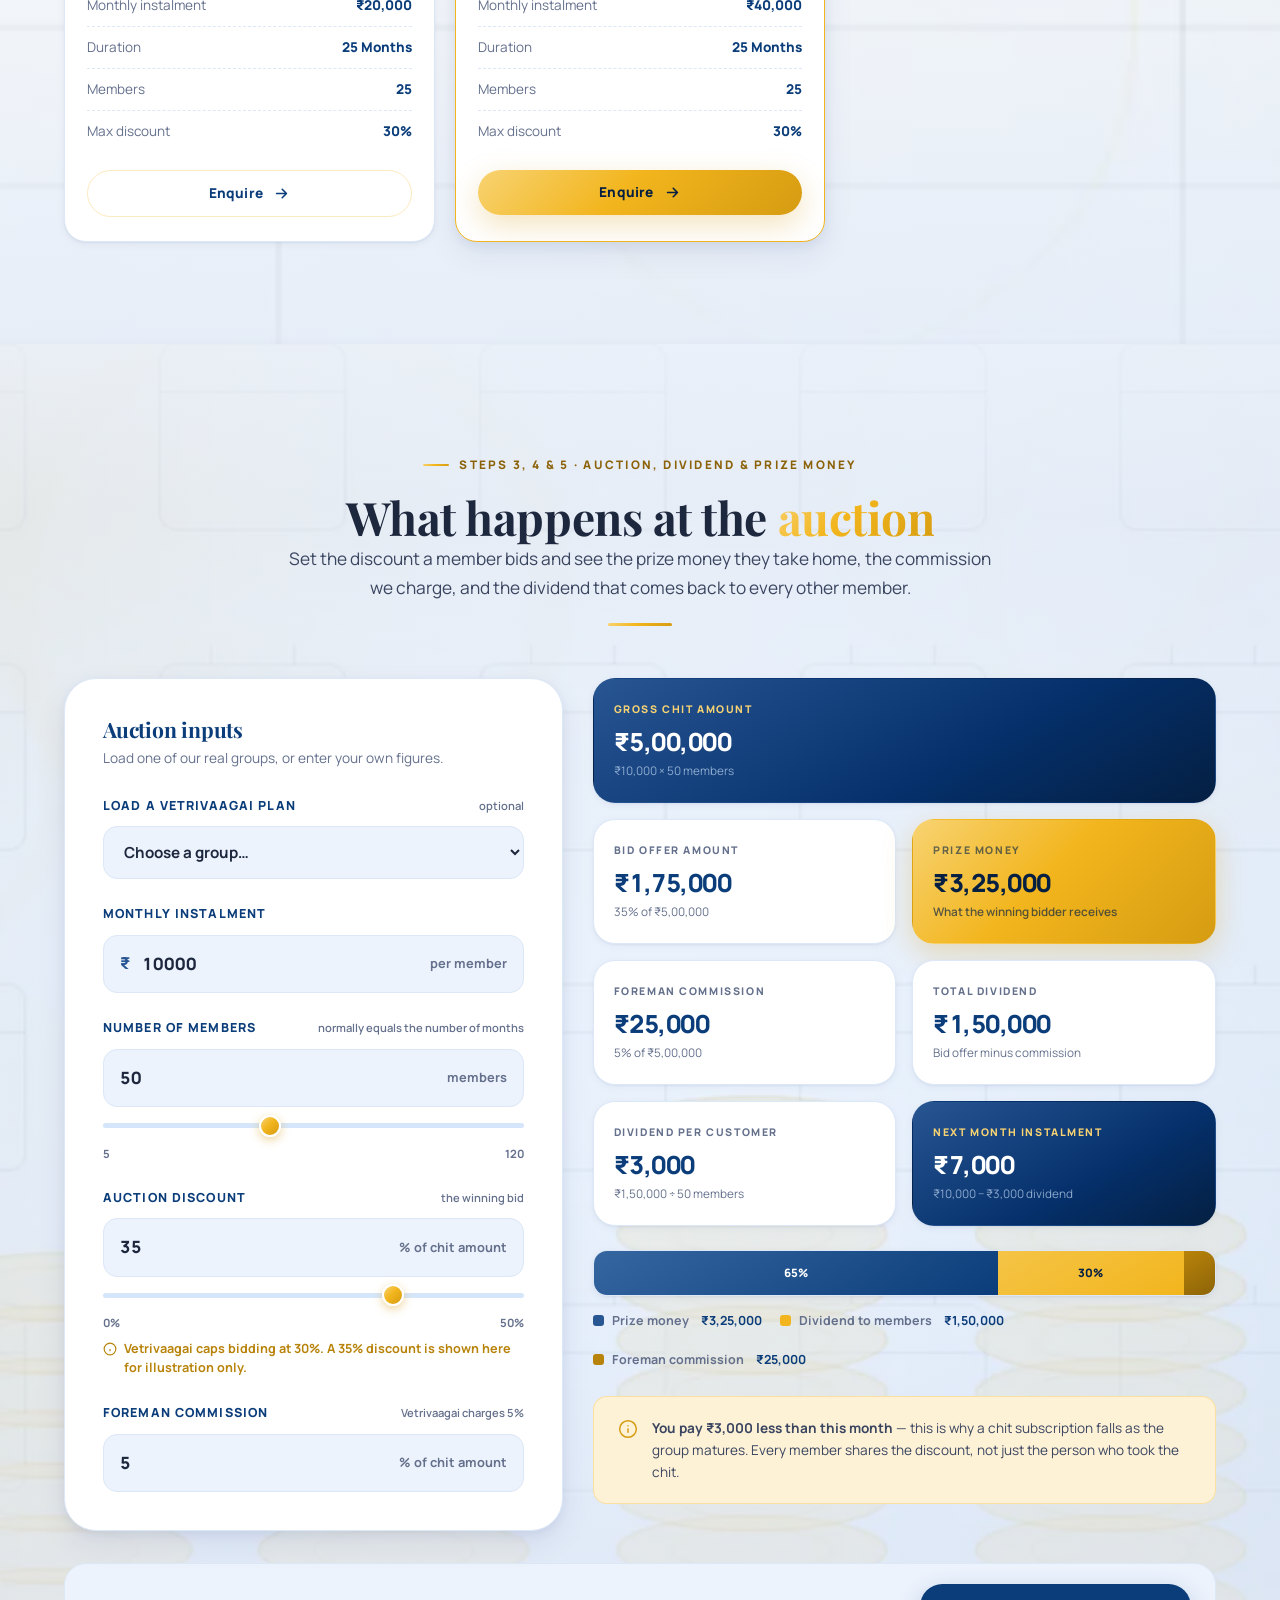
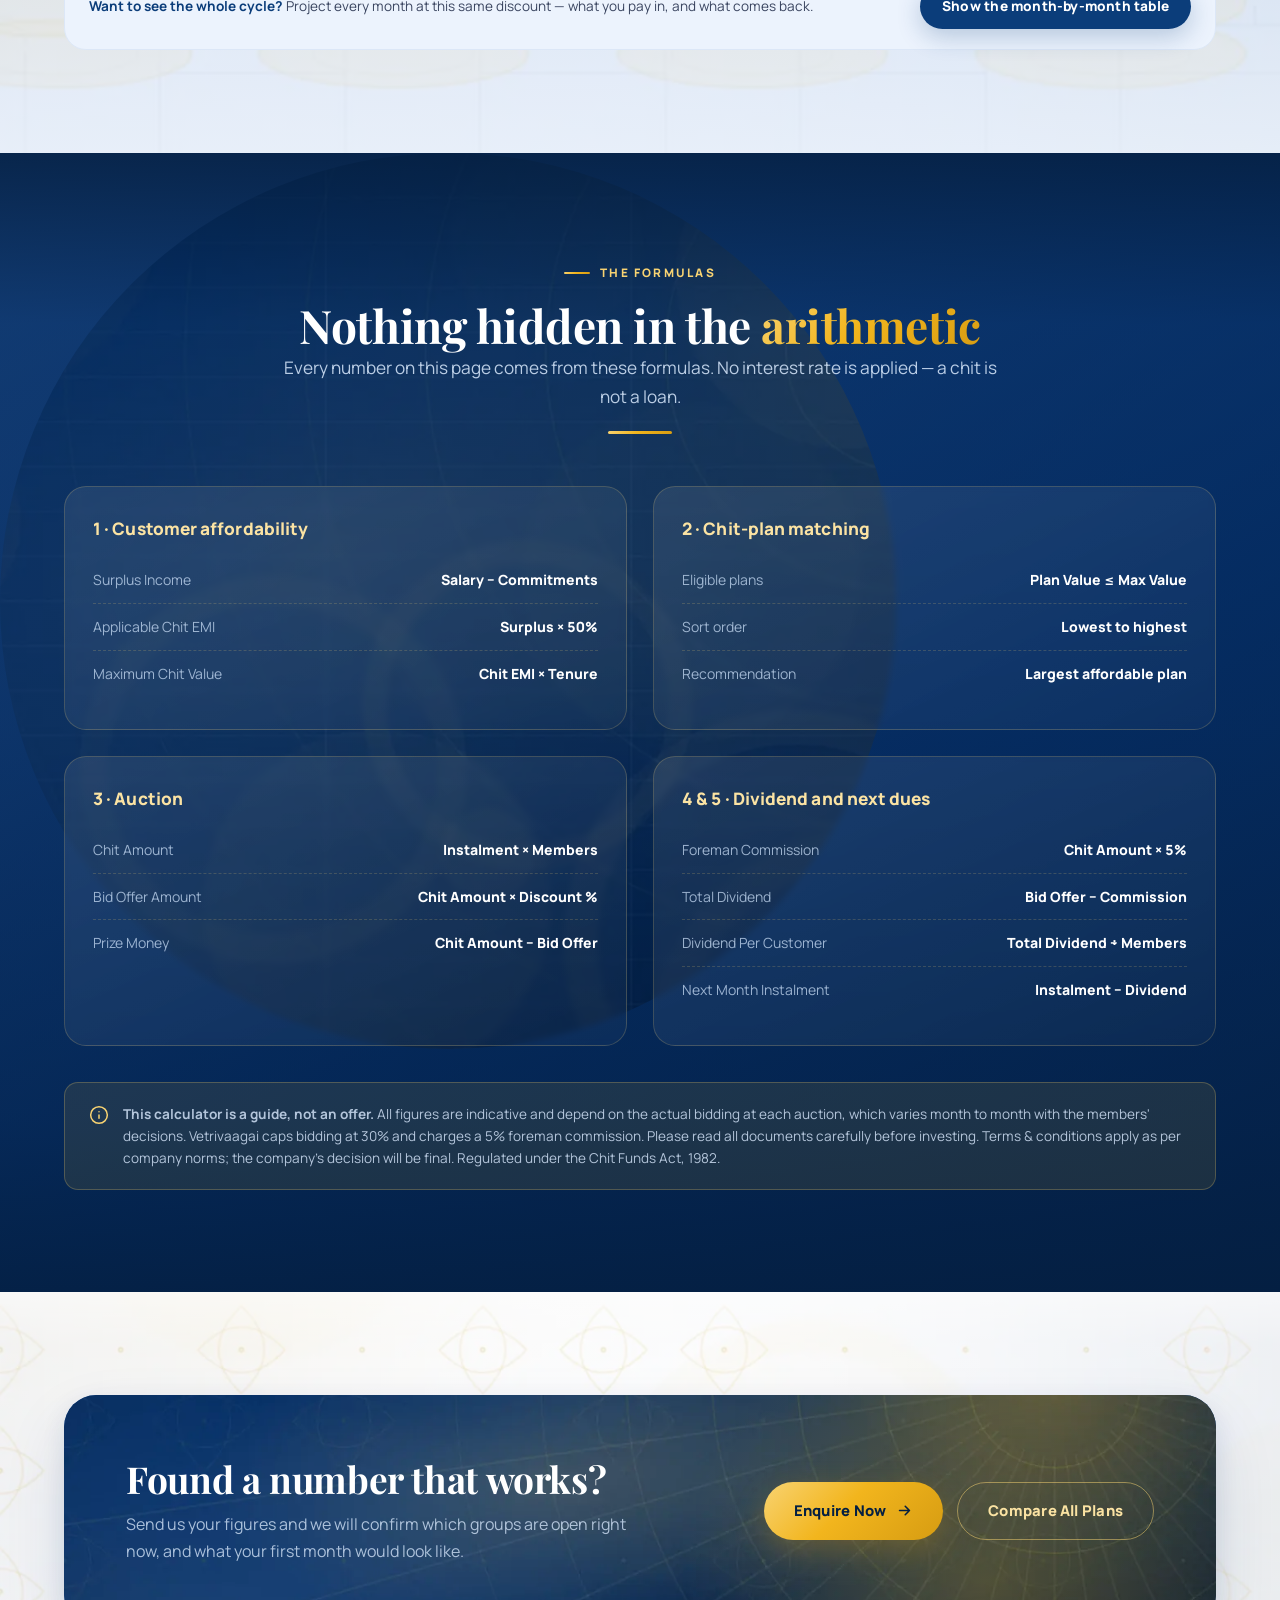
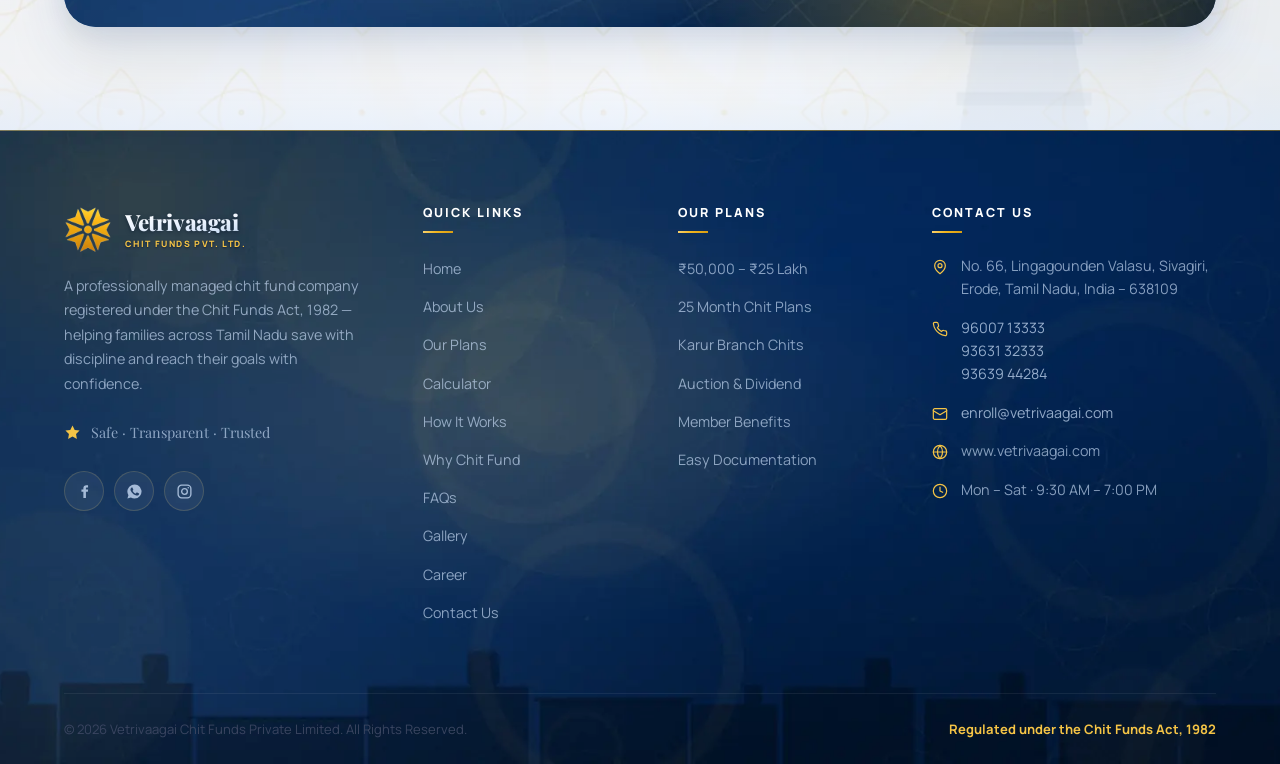
<file: calculator.html>
<!DOCTYPE html>
<html lang="en">
<head>
<meta charset="UTF-8">
<meta name="viewport" content="width=device-width, initial-scale=1.0">
<title>Chit Calculator | Vetrivaagai Chit Funds Private Limited</title>
<meta name="description" content="Free chit fund calculator — work out what you can afford from your salary, your monthly instalment or your target amount, and see the auction, dividend and prize money for any Vetrivaagai chit plan.">
<meta name="theme-color" content="#0B3D7A">
<meta property="og:title" content="Chit Calculator | Vetrivaagai Chit Funds">
<meta property="og:description" content="Work out your chit affordability, auction discount, dividend and prize money instantly.">
<meta property="og:type" content="website">
<link rel="icon" type="image/png" href="assets/img/logo-mark-192.png">
<link rel="apple-touch-icon" href="assets/img/logo-mark-192.png">
<link rel="preconnect" href="https://fonts.googleapis.com">
<link rel="preconnect" href="https://fonts.gstatic.com" crossorigin>
<link href="https://fonts.googleapis.com/css2?family=Playfair+Display:wght@500;600;700;800&family=Manrope:wght@400;500;600;700;800&family=Noto+Sans+Tamil:wght@400;600;700&display=swap" rel="stylesheet">
<link rel="stylesheet" href="assets/css/style.css">
</head>
<body>
<!-- ======================= HEADER ======================= -->
<header class="header">
  <div class="header-inner">
    <a class="brand" href="index.html" aria-label="Vetrivaagai Chit Funds Private Limited home">
      <img src="assets/img/logo-mark-gold.png" alt="Vetrivaagai logo">
      <span class="brand-txt">
        <span class="brand-name">Vetrivaagai</span>
        <span class="brand-sub">Chit Funds Pvt. Ltd.</span>
      </span>
    </a>

    <nav class="nav" aria-label="Main navigation"><a href="index.html">Home</a><a href="about.html">About Us</a><a href="plans.html">Our Plans</a><a href="calculator.html" class="active">Calculator</a><a href="how-it-works.html">How It Works</a><div class="nav-item"><a href="benefits.html" class="nav-trig">Why Chit Fund<svg viewBox="0 0 24 24" fill="none" stroke="currentColor" stroke-width="2.4" stroke-linecap="round" stroke-linejoin="round" aria-hidden="true"><path d="m6 9 6 6 6-6"/></svg></a><div class="nav-panel"><a href="benefits.html">Why Chit Fund</a><a href="faqs.html">FAQs</a></div></div><a href="gallery.html">Gallery</a><a href="career.html">Career</a><a href="contact.html">Contact Us</a></nav>

    <div class="header-cta">
      <a class="hdr-phone" href="tel:+919600713333"><svg viewBox="0 0 24 24" fill="none" stroke="currentColor" stroke-width="1.8" stroke-linecap="round" stroke-linejoin="round" aria-hidden="true"><path d="M22 16.9v3a2 2 0 0 1-2.2 2 19.8 19.8 0 0 1-8.6-3.1 19.5 19.5 0 0 1-6-6A19.8 19.8 0 0 1 2.1 4.2 2 2 0 0 1 4.1 2h3a2 2 0 0 1 2 1.7c.1 1 .4 1.9.7 2.8a2 2 0 0 1-.5 2.1L8.1 9.9a16 16 0 0 0 6 6l1.3-1.3a2 2 0 0 1 2.1-.4c.9.3 1.8.6 2.8.7a2 2 0 0 1 1.7 2Z"/></svg><span>96007 13333</span></a>
      <a class="btn btn-gold btn-sm" href="contact.html">Join a Chit</a>
      <button class="burger" aria-label="Open menu" aria-expanded="false"><span></span><span></span><span></span></button>
    </div>
  </div>
</header>

<div class="scrim"></div>
<aside class="drawer" aria-label="Mobile navigation">
  <a href="index.html">Home</a><a href="about.html">About Us</a><a href="plans.html">Our Plans</a><a href="calculator.html" class="active">Calculator</a><a href="how-it-works.html">How It Works</a><a href="benefits.html">Why Chit Fund</a><a href="faqs.html" class="drawer-sub">FAQs</a><a href="gallery.html">Gallery</a><a href="career.html">Career</a><a href="contact.html">Contact Us</a>
  <a class="btn btn-gold" href="contact.html">Join a Chit Today</a>
  <a class="btn btn-ghost" href="tel:+919600713333">Call 96007 13333</a>
</aside>
<!-- ======================= PAGE TOP OFFSET ======================= -->
<div class="page-offset"><h1 class="sr-only">Chit Calculator</h1></div>

<!-- ======================= CALCULATOR INTRO ======================= -->
<section class="section section-dark about-hero calc-hero">
  <div class="wrap-wide">
    <div class="split">
      <div class="about-copy rv">
        <span class="eyebrow">Chit Calculator</span>
        <h2>Not sure which plan <span class="gold-text">fits you?</span></h2>
        <div class="rule" style="margin-bottom:26px"></div>
        <p class="lead" style="margin-bottom:16px">Tell me what you earn, or what you are happy paying
          each month, and I will show you the chit groups that suit &mdash; along with the auction,
          dividend and prize-money maths behind them.</p>
        <p style="margin-bottom:26px">Nothing is saved and nothing is sent. Change the numbers as
          often as you like.</p>
        <div class="calc-buddy">
          <picture><source srcset="assets/img/mascot.webp" type="image/webp"><img class="mascot-img" src="assets/img/mascot.png" alt="Vetrivaagai mascot holding a rupee briefcase" width="415" height="780" decoding="async"></picture>
          <span class="mb-name"><svg viewBox="0 0 24 24" fill="none" stroke="currentColor" stroke-width="1.8" stroke-linecap="round" stroke-linejoin="round" aria-hidden="true"><path d="m12 2 3.1 6.3 6.9 1-5 4.9 1.2 6.8L12 17.8 5.8 21l1.2-6.8-5-4.9 6.9-1L12 2Z"/></svg> Vetri &middot; Your Chit Buddy</span>
        </div>
      </div>

      <div class="about-visual">
        <div class="about-frame">
          <img src="assets/img/CALCULATOR.png" alt="A calculator on a desk beside a rising savings chart" width="1672" height="941" fetchpriority="high">
        </div>
      </div>
    </div>
  </div>
</section>

<!-- ======================= AFFORDABILITY CALCULATORS ======================= -->
<section class="section has-bg bg-ledger" id="calcApp">
  <div class="wrap">

    <div class="head center rv">
      <span class="eyebrow">Step 1 &middot; Customer Affordability</span>
      <h2>How much chit can you <span class="gold-text">comfortably carry?</span></h2>
      <p class="lead" style="margin-inline:auto">Three ways to reach the same answer. Start from your
        salary, from the instalment you are happy paying, or from the amount you need.
        Every figure updates as you type.</p>
      <div class="rule"></div>
    </div>

    <!-- ---------- TABS ---------- -->
    <div class="calc-tabs rv" role="tablist" aria-label="Choose a calculator">
      <button class="calc-tab" role="tab" data-tab="income" aria-selected="true" id="tab-income" aria-controls="panel-income">
        <svg viewBox="0 0 24 24" fill="none" stroke="currentColor" stroke-width="1.7" stroke-linecap="round" stroke-linejoin="round"><rect x="2" y="6" width="20" height="13" rx="2"/><circle cx="12" cy="12.5" r="2.5"/><path d="M6 10v5M18 10v5"/></svg>
        <span>By My Income<small>Salary minus commitments</small></span>
      </button>
      <button class="calc-tab" role="tab" data-tab="installment" aria-selected="false" id="tab-installment" aria-controls="panel-installment">
        <svg viewBox="0 0 24 24" fill="none" stroke="currentColor" stroke-width="1.7" stroke-linecap="round" stroke-linejoin="round"><rect x="3" y="4" width="18" height="18" rx="2"/><path d="M16 2v4M8 2v4M3 10h18"/><path d="M8 14h.01M12 14h.01M16 14h.01M8 18h.01M12 18h.01"/></svg>
        <span>By Instalment<small>What I can pay monthly</small></span>
      </button>
      <button class="calc-tab" role="tab" data-tab="amount" aria-selected="false" id="tab-amount" aria-controls="panel-amount">
        <svg viewBox="0 0 24 24" fill="none" stroke="currentColor" stroke-width="1.7" stroke-linecap="round" stroke-linejoin="round"><circle cx="12" cy="12" r="10"/><circle cx="12" cy="12" r="6"/><circle cx="12" cy="12" r="2"/></svg>
        <span>By Target Amount<small>The sum I need to reach</small></span>
      </button>
    </div>

    <!-- ================= PANEL 1 — INCOME ================= -->
    <div class="calc-panel active" data-panel="income" role="tabpanel" id="panel-income" aria-labelledby="tab-income">
      <div class="calc-grid">

        <div class="calc-inputs rv">
          <h3 class="calc-title">Your monthly position</h3>
          <p class="calc-sub">We allow 50% of your surplus income towards a chit, so the
            commitment stays comfortable alongside everything else you pay.</p>

          <div class="calc-field">
            <label for="incSalary">Monthly Salary / Income <em>take-home</em></label>
            <div class="calc-input">
              <span class="pfx">&#8377;</span>
              <input type="number" id="incSalary" value="50000" min="0" step="1000" inputmode="numeric">
              <span class="sfx">per month</span>
            </div>
            <p class="calc-err" data-err-for="incSalary"><svg viewBox="0 0 24 24" fill="none" stroke="currentColor" stroke-width="2"><circle cx="12" cy="12" r="10"/><path d="M12 8v5M12 16h.01"/></svg><span></span></p>
            <div class="chips" id="incSalaryChips">
              <button type="button" class="chip" data-value="25000">&#8377;25,000</button>
              <button type="button" class="chip" data-value="50000">&#8377;50,000</button>
              <button type="button" class="chip" data-value="75000">&#8377;75,000</button>
              <button type="button" class="chip" data-value="100000">&#8377;1,00,000</button>
            </div>
          </div>

          <div class="calc-field">
            <label for="incEmi">EMI / Existing Commitments <em>loans, rent, other chits</em></label>
            <div class="calc-input">
              <span class="pfx">&#8377;</span>
              <input type="number" id="incEmi" value="5000" min="0" step="500" inputmode="numeric">
              <span class="sfx">per month</span>
            </div>
            <p class="calc-err" data-err-for="incEmi"><svg viewBox="0 0 24 24" fill="none" stroke="currentColor" stroke-width="2"><circle cx="12" cy="12" r="10"/><path d="M12 8v5M12 16h.01"/></svg><span></span></p>
          </div>

          <div class="calc-field">
            <label for="incTenure">Tenure <em>number of months</em></label>
            <div class="calc-input">
              <input type="number" id="incTenure" value="60" min="1" max="120" step="1" inputmode="numeric" style="padding-left:16px">
              <span class="sfx">months</span>
            </div>
            <p class="calc-err" data-err-for="incTenure"><svg viewBox="0 0 24 24" fill="none" stroke="currentColor" stroke-width="2"><circle cx="12" cy="12" r="10"/><path d="M12 8v5M12 16h.01"/></svg><span></span></p>
            <input type="range" class="calc-range" id="incTenureRange" min="10" max="120" step="1" value="60" aria-label="Tenure in months">
            <div class="range-ends"><span>10 months</span><span>120 months</span></div>
          </div>
        </div>

        <div class="calc-output rv rv-d1">
          <div id="incEmpty" class="res-empty" hidden>
            <svg viewBox="0 0 24 24" fill="none" stroke="currentColor" stroke-width="1.6" stroke-linecap="round" stroke-linejoin="round"><circle cx="12" cy="12" r="10"/><path d="M12 8v5M12 16h.01"/></svg>
            <p>Please correct the highlighted fields. Your surplus income must be greater than zero
               before we can suggest a chit.</p>
          </div>

          <div id="incResults">
            <h3 class="calc-title">Your result</h3>
            <p class="calc-sub">Based on 50% of your surplus income.</p>

            <div class="res-hero">
              <span class="res-label">Applicable Chit EMI Value</span>
              <div class="res-value" id="incEmiValue">&#8377;22,500</div>
              <p class="res-note">The monthly chit instalment we would recommend for you.</p>
            </div>

            <div class="res-hero primary">
              <span class="res-label">Max Chit Value</span>
              <div class="res-value" id="incMaxValue">&#8377;13,50,000</div>
              <p class="res-note">That is <span id="incMaxShort">&#8377;13.5 Lakh</span> &mdash; the largest chit you can comfortably carry.</p>
            </div>

            <div class="res-work">
              <h5>How we got there</h5>
              <div class="res-row"><span>Monthly salary</span><b id="incSalaryOut">&#8377;50,000</b></div>
              <div class="res-row minus"><span>Existing commitments</span><b id="incEmiOut">&minus; &#8377;5,000</b></div>
              <div class="res-row"><span>Surplus income</span><b id="incSurplusOut">&#8377;45,000</b></div>
              <div class="res-row"><span>Affordability ratio</span><b id="incRatioOut">&times; 50%</b></div>
              <div class="res-row"><span>Tenure</span><b id="incTenureOut">&times; 60 months</b></div>
              <div class="res-row total"><span>Maximum chit value</span><b id="incMaxValueEcho">&nbsp;</b></div>
            </div>
          </div>
        </div>
      </div>

      <div class="match-head rv" style="margin-top:52px">
        <div>
          <span class="eyebrow" style="margin-bottom:8px">Step 2 &middot; Chit-Plan Matching</span>
          <h3 style="font-size:1.5rem">Groups you can join</h3>
        </div>
        <span class="match-count" id="incCount">&nbsp;</span>
      </div>
      <div id="incPlans" class="rv"></div>
    </div>

    <!-- ================= PANEL 2 — INSTALMENT ================= -->
    <div class="calc-panel" data-panel="installment" role="tabpanel" id="panel-installment" aria-labelledby="tab-installment">
      <div class="calc-grid">

        <div class="calc-inputs">
          <h3 class="calc-title">What you want to pay</h3>
          <p class="calc-sub">If you already know the monthly amount you are comfortable with,
            start here.</p>

          <div class="calc-field">
            <label for="insAmount">Desired Monthly Instalment</label>
            <div class="calc-input">
              <span class="pfx">&#8377;</span>
              <input type="number" id="insAmount" value="10000" min="0" step="500" inputmode="numeric">
              <span class="sfx">per month</span>
            </div>
            <p class="calc-err" data-err-for="insAmount"><svg viewBox="0 0 24 24" fill="none" stroke="currentColor" stroke-width="2"><circle cx="12" cy="12" r="10"/><path d="M12 8v5M12 16h.01"/></svg><span></span></p>
            <div class="chips" id="insAmountChips">
              <button type="button" class="chip" data-value="2000">&#8377;2,000</button>
              <button type="button" class="chip" data-value="4000">&#8377;4,000</button>
              <button type="button" class="chip" data-value="8000">&#8377;8,000</button>
              <button type="button" class="chip" data-value="10000">&#8377;10,000</button>
              <button type="button" class="chip" data-value="20000">&#8377;20,000</button>
            </div>
          </div>

          <div class="calc-field">
            <label for="insTenure">Tenure <em>number of months</em></label>
            <div class="calc-input">
              <input type="number" id="insTenure" value="50" min="1" max="120" step="1" inputmode="numeric" style="padding-left:16px">
              <span class="sfx">months</span>
            </div>
            <p class="calc-err" data-err-for="insTenure"><svg viewBox="0 0 24 24" fill="none" stroke="currentColor" stroke-width="2"><circle cx="12" cy="12" r="10"/><path d="M12 8v5M12 16h.01"/></svg><span></span></p>
            <input type="range" class="calc-range" id="insTenureRange" min="10" max="120" step="1" value="50" aria-label="Tenure in months">
            <div class="range-ends"><span>10 months</span><span>120 months</span></div>
          </div>
        </div>

        <div class="calc-output">
          <div id="insEmpty" class="res-empty" hidden>
            <svg viewBox="0 0 24 24" fill="none" stroke="currentColor" stroke-width="1.6" stroke-linecap="round" stroke-linejoin="round"><circle cx="12" cy="12" r="10"/><path d="M12 8v5M12 16h.01"/></svg>
            <p>Enter an instalment and a tenure, both greater than zero.</p>
          </div>

          <div id="insResults">
            <h3 class="calc-title">Your result</h3>
            <p class="calc-sub">Instalment multiplied by tenure.</p>

            <div class="res-hero primary">
              <span class="res-label">Max Chit Value</span>
              <div class="res-value" id="insMaxValue">&#8377;5,00,000</div>
              <p class="res-note">That is <span id="insMaxShort">&#8377;5 Lakh</span> over the full term.</p>
            </div>

            <div class="res-work">
              <h5>How we got there</h5>
              <div class="res-row"><span>Monthly instalment</span><b id="insAmountOut">&#8377;10,000</b></div>
              <div class="res-row"><span>Tenure</span><b id="insTenureOut">&times; 50 months</b></div>
              <div class="res-row total"><span>Maximum chit value</span><b id="insTotalOut">&#8377;5,00,000</b></div>
            </div>

            <p class="res-note" style="margin-top:22px;color:rgba(202,222,247,.62)">
              Remember: a chit is not a deposit. What you finally receive depends on the
              month you take your chit and the discount bid at that auction.
            </p>
          </div>
        </div>
      </div>

      <div class="match-head" style="margin-top:52px">
        <div>
          <span class="eyebrow" style="margin-bottom:8px">Step 2 &middot; Chit-Plan Matching</span>
          <h3 style="font-size:1.5rem">Groups at or below your instalment</h3>
        </div>
        <span class="match-count" id="insCount">&nbsp;</span>
      </div>
      <div id="insPlans"></div>
    </div>

    <!-- ================= PANEL 3 — AMOUNT ================= -->
    <div class="calc-panel" data-panel="amount" role="tabpanel" id="panel-amount" aria-labelledby="tab-amount">
      <div class="calc-grid">

        <div class="calc-inputs">
          <h3 class="calc-title">What you need to reach</h3>
          <p class="calc-sub">Working backwards from a target &mdash; a wedding, a down payment,
            a machine for the shop.</p>

          <div class="calc-field">
            <label for="amtAmount">Desired Chit / Prize Amount</label>
            <div class="calc-input">
              <span class="pfx">&#8377;</span>
              <input type="number" id="amtAmount" value="500000" min="0" step="25000" inputmode="numeric">
              <span class="sfx">total</span>
            </div>
            <p class="calc-err" data-err-for="amtAmount"><svg viewBox="0 0 24 24" fill="none" stroke="currentColor" stroke-width="2"><circle cx="12" cy="12" r="10"/><path d="M12 8v5M12 16h.01"/></svg><span></span></p>
            <div class="chips" id="amtAmountChips">
              <button type="button" class="chip" data-value="100000">&#8377;1 Lakh</button>
              <button type="button" class="chip" data-value="200000">&#8377;2 Lakh</button>
              <button type="button" class="chip" data-value="500000">&#8377;5 Lakh</button>
              <button type="button" class="chip" data-value="1000000">&#8377;10 Lakh</button>
              <button type="button" class="chip" data-value="2500000">&#8377;25 Lakh</button>
            </div>
          </div>

          <div class="calc-field">
            <label for="amtTenure">Tenure <em>number of months</em></label>
            <div class="calc-input">
              <input type="number" id="amtTenure" value="50" min="1" max="120" step="1" inputmode="numeric" style="padding-left:16px">
              <span class="sfx">months</span>
            </div>
            <p class="calc-err" data-err-for="amtTenure"><svg viewBox="0 0 24 24" fill="none" stroke="currentColor" stroke-width="2"><circle cx="12" cy="12" r="10"/><path d="M12 8v5M12 16h.01"/></svg><span></span></p>
            <input type="range" class="calc-range" id="amtTenureRange" min="10" max="120" step="1" value="50" aria-label="Tenure in months">
            <div class="range-ends"><span>10 months</span><span>120 months</span></div>
          </div>
        </div>

        <div class="calc-output">
          <div id="amtEmpty" class="res-empty" hidden>
            <svg viewBox="0 0 24 24" fill="none" stroke="currentColor" stroke-width="1.6" stroke-linecap="round" stroke-linejoin="round"><circle cx="12" cy="12" r="10"/><path d="M12 8v5M12 16h.01"/></svg>
            <p>Enter a target amount and a tenure, both greater than zero.</p>
          </div>

          <div id="amtResults">
            <h3 class="calc-title">Your result</h3>
            <p class="calc-sub">Target amount divided by tenure.</p>

            <div class="res-hero primary">
              <span class="res-label">Required Monthly Instalment</span>
              <div class="res-value" id="amtInstalValue">&#8377;10,000</div>
              <p class="res-note">Pay this every month to reach your target over the full term.</p>
            </div>

            <div class="res-work">
              <h5>How we got there</h5>
              <div class="res-row"><span>Desired chit amount</span><b id="amtGoalOut">&#8377;5,00,000</b></div>
              <div class="res-row"><span>Tenure</span><b id="amtTenureOut">&divide; 50 months</b></div>
              <div class="res-row total"><span>Monthly instalment</span><b id="amtInstalOut">&#8377;10,000</b></div>
            </div>

            <p class="res-note" style="margin-top:22px;color:rgba(202,222,247,.68)" id="amtClosestNote">&nbsp;</p>
          </div>
        </div>
      </div>

      <div class="match-head" style="margin-top:52px">
        <div>
          <span class="eyebrow" style="margin-bottom:8px">Step 2 &middot; Chit-Plan Matching</span>
          <h3 style="font-size:1.5rem">Groups closest to your target</h3>
        </div>
        <span class="match-count" id="amtCount">&nbsp;</span>
      </div>
      <div id="amtPlans"></div>
    </div>

  </div>
</section>

<!-- ======================= AUCTION CALCULATOR ======================= -->
<section class="section section-tint has-bg bg-plans">
  <div class="wrap">

    <div class="head center rv">
      <span class="eyebrow">Steps 3, 4 &amp; 5 &middot; Auction, Dividend &amp; Prize Money</span>
      <h2>What happens at the <span class="gold-text">auction</span></h2>
      <p class="lead" style="margin-inline:auto">Set the discount a member bids and see the prize
        money they take home, the commission we charge, and the dividend that comes back to
        every other member.</p>
      <div class="rule"></div>
    </div>

    <div class="auc-grid">

      <div class="calc-inputs rv">
        <h3 class="calc-title">Auction inputs</h3>
        <p class="calc-sub">Load one of our real groups, or enter your own figures.</p>

        <div class="calc-field">
          <label for="aucPlanPicker">Load a Vetrivaagai plan <em>optional</em></label>
          <div class="calc-input">
            <select id="aucPlanPicker" style="flex:1;border:0;background:transparent;outline:0;padding:14px 16px;font:inherit;font-size:.95rem;font-weight:700;color:var(--ink);cursor:pointer">
              <option value="">Choose a group&hellip;</option>
            </select>
          </div>
        </div>

        <div class="calc-field">
          <label for="aucInstal">Monthly Instalment</label>
          <div class="calc-input">
            <span class="pfx">&#8377;</span>
            <input type="number" id="aucInstal" value="10000" min="0" step="500" inputmode="numeric">
            <span class="sfx">per member</span>
          </div>
          <p class="calc-err" data-err-for="aucInstal"><svg viewBox="0 0 24 24" fill="none" stroke="currentColor" stroke-width="2"><circle cx="12" cy="12" r="10"/><path d="M12 8v5M12 16h.01"/></svg><span></span></p>
        </div>

        <div class="calc-field">
          <label for="aucMembers">Number of Members <em>normally equals the number of months</em></label>
          <div class="calc-input">
            <input type="number" id="aucMembers" value="50" min="1" max="120" step="1" inputmode="numeric" style="padding-left:16px">
            <span class="sfx">members</span>
          </div>
          <p class="calc-err" data-err-for="aucMembers"><svg viewBox="0 0 24 24" fill="none" stroke="currentColor" stroke-width="2"><circle cx="12" cy="12" r="10"/><path d="M12 8v5M12 16h.01"/></svg><span></span></p>
          <input type="range" class="calc-range" id="aucMembersRange" min="5" max="120" step="1" value="50" aria-label="Number of members">
          <div class="range-ends"><span>5</span><span>120</span></div>
        </div>

        <div class="calc-field">
          <label for="aucDiscount">Auction Discount <em>the winning bid</em></label>
          <div class="calc-input">
            <input type="number" id="aucDiscount" value="35" min="0" max="100" step="1" inputmode="numeric" style="padding-left:16px">
            <span class="sfx">% of chit amount</span>
          </div>
          <p class="calc-err" data-err-for="aucDiscount"><svg viewBox="0 0 24 24" fill="none" stroke="currentColor" stroke-width="2"><circle cx="12" cy="12" r="10"/><path d="M12 8v5M12 16h.01"/></svg><span></span></p>
          <input type="range" class="calc-range" id="aucDiscountRange" min="0" max="50" step="1" value="35" aria-label="Auction discount percentage">
          <div class="range-ends"><span>0%</span><span>50%</span></div>
          <p class="calc-err show" id="aucCapNote" hidden style="color:var(--gd-700)"><svg viewBox="0 0 24 24" fill="none" stroke="currentColor" stroke-width="2"><circle cx="12" cy="12" r="10"/><path d="M12 16v-4M12 8h.01"/></svg><span></span></p>
        </div>

        <div class="calc-field">
          <label for="aucCommission">Foreman Commission <em>Vetrivaagai charges 5%</em></label>
          <div class="calc-input">
            <input type="number" id="aucCommission" value="5" min="0" max="100" step="0.5" inputmode="decimal" style="padding-left:16px">
            <span class="sfx">% of chit amount</span>
          </div>
          <p class="calc-err" data-err-for="aucCommission"><svg viewBox="0 0 24 24" fill="none" stroke="currentColor" stroke-width="2"><circle cx="12" cy="12" r="10"/><path d="M12 8v5M12 16h.01"/></svg><span></span></p>
        </div>
      </div>

      <div class="rv rv-d1">
        <div id="aucResults">
          <div class="auc-out">
            <div class="auc-card dark span2">
              <span class="res-label">Gross Chit Amount</span>
              <div class="res-value" id="aucChitAmount">&#8377;5,00,000</div>
              <p class="res-note" id="aucChitNote">&#8377;10,000 &times; 50 members</p>
            </div>

            <div class="auc-card">
              <span class="res-label">Bid Offer Amount</span>
              <div class="res-value" id="aucBidOffer">&#8377;1,75,000</div>
              <p class="res-note" id="aucBidNote">35% of &#8377;5,00,000</p>
            </div>

            <div class="auc-card gold">
              <span class="res-label">Prize Money</span>
              <div class="res-value" id="aucPrize">&#8377;3,25,000</div>
              <p class="res-note">What the winning bidder receives</p>
            </div>

            <div class="auc-card">
              <span class="res-label">Foreman Commission</span>
              <div class="res-value" id="aucCommissionOut">&#8377;25,000</div>
              <p class="res-note" id="aucCommissionNote">5% of &#8377;5,00,000</p>
            </div>

            <div class="auc-card">
              <span class="res-label">Total Dividend</span>
              <div class="res-value" id="aucTotalDiv">&#8377;1,50,000</div>
              <p class="res-note">Bid offer minus commission</p>
            </div>

            <div class="auc-card">
              <span class="res-label">Dividend Per Customer</span>
              <div class="res-value" id="aucDivPer">&#8377;3,000</div>
              <p class="res-note" id="aucDivPerNote">&#8377;1,50,000 &divide; 50 members</p>
            </div>

            <div class="auc-card dark">
              <span class="res-label">Next Month Instalment</span>
              <div class="res-value" id="aucNextInstal">&#8377;7,000</div>
              <p class="res-note" id="aucNextNote">&#8377;10,000 &minus; &#8377;3,000 dividend</p>
            </div>
          </div>

          <div class="waterfall">
            <div class="wf-bar">
              <div class="wf-seg wf-prize" id="wfPrize">65%</div>
              <div class="wf-seg wf-div" id="wfDiv">30%</div>
              <div class="wf-seg wf-com" id="wfCom">5%</div>
            </div>
            <div class="wf-key">
              <span><i class="wf-dot" style="background:#285693"></i> Prize money <b id="wfPrizeVal" style="color:var(--em-800);margin-left:4px">&#8377;3,25,000</b></span>
              <span><i class="wf-dot" style="background:#F2B51D"></i> Dividend to members <b id="wfDivVal" style="color:var(--em-800);margin-left:4px">&#8377;1,50,000</b></span>
              <span><i class="wf-dot" style="background:#B8830A"></i> Foreman commission <b id="wfComVal" style="color:var(--em-800);margin-left:4px">&#8377;25,000</b></span>
            </div>
          </div>

          <div class="tbl-note" style="margin-top:26px">
            <svg viewBox="0 0 24 24" fill="none" stroke="currentColor" stroke-width="1.8" stroke-linecap="round" stroke-linejoin="round"><circle cx="12" cy="12" r="10"/><path d="M12 16v-4M12 8h.01"/></svg>
            <span><b id="aucSavingNote">You pay &#8377;3,000 less than this month</b> &mdash; this is why a chit
            subscription falls as the group matures. Every member shares the discount, not just
            the person who took the chit.</span>
          </div>
        </div>
      </div>
    </div>

    <!-- ---------- Full-cycle projection ---------- -->
    <div class="proj-toggle rv">
      <p><b style="color:var(--em-800)">Want to see the whole cycle?</b> Project every month at this
        same discount &mdash; what you pay in, and what comes back.</p>
      <button class="btn btn-em btn-sm" id="projBtn" aria-expanded="false">Show the month-by-month table</button>
    </div>

    <div class="proj-body" id="projBody">
      <div class="grid g-3" style="margin-bottom:26px">
        <div class="stat"><b id="projTotalPaid">&nbsp;</b><span>Total You Pay In</span></div>
        <div class="stat"><b id="projChitAmount">&nbsp;</b><span>Chit Amount</span></div>
        <div class="stat"><b id="projDividend">&nbsp;</b><span>Dividend You Collect</span></div>
      </div>

      <p class="scroll-hint"><svg viewBox="0 0 24 24" fill="none" stroke="currentColor" stroke-width="1.8" stroke-linecap="round" stroke-linejoin="round"><path d="M3 12h18M9 6l-6 6 6 6M15 6l6 6-6 6"/></svg> Swipe the table sideways to see every column</p>
      <div class="table-wrap">
        <table class="tbl tbl-dense">
          <thead>
            <tr>
              <th>Month</th><th>Sub&shy;scription</th><th>Bid<br>%</th><th>Bid<br>Amount</th>
              <th>Prize<br>Money</th><th>Dividend<br>per Person</th><th>Cumulative<br>Paid</th>
            </tr>
          </thead>
          <tbody id="projTable"></tbody>
        </table>
      </div>

      <div class="tbl-note">
        <svg viewBox="0 0 24 24" fill="none" stroke="currentColor" stroke-width="1.8" stroke-linecap="round" stroke-linejoin="round"><circle cx="12" cy="12" r="10"/><path d="M12 16v-4M12 8h.01"/></svg>
        <span><b>This projection assumes a constant auction discount for illustration.</b> In a real
        group the discount falls as the months pass, because fewer members still need the money
        &mdash; so your later subscriptions will usually be higher than shown here, and your total
        dividend lower. Month 1 has no auction; the first subscription goes to the company and
        includes the one-time &#8377;500 enrolment charge.</span>
      </div>
    </div>

  </div>
</section>

<!-- ======================= HOW THE MATH WORKS ======================= -->
<section class="section section-dark has-bg bg-math">
  <div class="wrap">
    <div class="head center rv">
      <span class="eyebrow">The Formulas</span>
      <h2>Nothing hidden in the <span class="gold-text">arithmetic</span></h2>
      <p class="lead" style="margin-inline:auto">Every number on this page comes from these
        formulas. No interest rate is applied &mdash; a chit is not a loan.</p>
      <div class="rule"></div>
    </div>

    <div class="grid g-2">
      <article class="card card-dark rv">
        <h4 style="color:var(--gd-200);margin-bottom:18px">1 &middot; Customer affordability</h4>
        <div class="res-row"><span>Surplus Income</span><b>Salary &minus; Commitments</b></div>
        <div class="res-row"><span>Applicable Chit EMI</span><b>Surplus &times; 50%</b></div>
        <div class="res-row"><span>Maximum Chit Value</span><b>Chit EMI &times; Tenure</b></div>
      </article>

      <article class="card card-dark rv rv-d1">
        <h4 style="color:var(--gd-200);margin-bottom:18px">2 &middot; Chit-plan matching</h4>
        <div class="res-row"><span>Eligible plans</span><b>Plan Value &le; Max Value</b></div>
        <div class="res-row"><span>Sort order</span><b>Lowest to highest</b></div>
        <div class="res-row"><span>Recommendation</span><b>Largest affordable plan</b></div>
      </article>

      <article class="card card-dark rv">
        <h4 style="color:var(--gd-200);margin-bottom:18px">3 &middot; Auction</h4>
        <div class="res-row"><span>Chit Amount</span><b>Instalment &times; Members</b></div>
        <div class="res-row"><span>Bid Offer Amount</span><b>Chit Amount &times; Discount %</b></div>
        <div class="res-row"><span>Prize Money</span><b>Chit Amount &minus; Bid Offer</b></div>
      </article>

      <article class="card card-dark rv rv-d1">
        <h4 style="color:var(--gd-200);margin-bottom:18px">4 &amp; 5 &middot; Dividend and next dues</h4>
        <div class="res-row"><span>Foreman Commission</span><b>Chit Amount &times; 5%</b></div>
        <div class="res-row"><span>Total Dividend</span><b>Bid Offer &minus; Commission</b></div>
        <div class="res-row"><span>Dividend Per Customer</span><b>Total Dividend &divide; Members</b></div>
        <div class="res-row"><span>Next Month Instalment</span><b>Instalment &minus; Dividend</b></div>
      </article>
    </div>

    <div class="tbl-note rv" style="margin-top:36px;background:rgba(242,181,29,.1);border-color:rgba(248,211,114,.24);color:rgba(213,229,250,.82)">
      <svg viewBox="0 0 24 24" fill="none" stroke="currentColor" stroke-width="1.8" stroke-linecap="round" stroke-linejoin="round"><circle cx="12" cy="12" r="10"/><path d="M12 16v-4M12 8h.01"/></svg>
      <span><b>This calculator is a guide, not an offer.</b> All figures are indicative and depend
      on the actual bidding at each auction, which varies month to month with the members'
      decisions. Vetrivaagai caps bidding at 30% and charges a 5% foreman commission. Please read
      all documents carefully before investing. Terms &amp; conditions apply as per company norms;
      the company's decision will be final. Regulated under the Chit Funds Act, 1982.</span>
    </div>
  </div>
</section>

<!-- ======================= CTA ======================= -->
<section class="section has-bg bg-heritage">
  <div class="wrap">
    <div class="cta rv">
      <div>
        <h2>Found a number that works?</h2>
        <p>Send us your figures and we will confirm which groups are open right now, and what
          your first month would look like.</p>
      </div>
      <div class="btn-row">
        <a class="btn btn-gold" href="contact.html">Enquire Now <svg viewBox="0 0 24 24" fill="none" stroke="currentColor" stroke-width="1.8" stroke-linecap="round" stroke-linejoin="round"><path d="M5 12h14M13 6l6 6-6 6"/></svg></a>
        <a class="btn btn-ghost" href="plans.html">Compare All Plans</a>
      </div>
    </div>
  </div>
</section>

<!-- ======================= FOOTER ======================= -->
<footer class="footer">
  <div class="wrap">
    <div class="f-grid">

      <div class="f-col">
        <div class="f-brand">
          <img src="assets/img/logo-mark-gold.png" alt="Vetrivaagai logo">
          <span class="brand-txt">
            <span class="brand-name">Vetrivaagai</span>
            <span class="brand-sub">Chit Funds Pvt. Ltd.</span>
          </span>
        </div>
        <p class="f-about">A professionally managed chit fund company registered under the
          Chit Funds Act, 1982 &mdash; helping families across Tamil Nadu save with discipline
          and reach their goals with confidence.</p>
        <p class="f-tag"><svg viewBox="0 0 24 24" fill="currentColor" aria-hidden="true"><path d="m12 2 3.1 6.3 6.9 1-5 4.9 1.2 6.8L12 17.8 5.8 21l1.2-6.8-5-4.9 6.9-1L12 2Z"/></svg> Safe &middot; Transparent &middot; Trusted</p>
        <div class="socials">
          <a href="https://www.facebook.com/share/1EwmDqsweS/" target="_blank" rel="noopener noreferrer" aria-label="Vetrivaagai on Facebook"><svg viewBox="0 0 24 24" fill="currentColor" aria-hidden="true"><path d="M14 9V7.5c0-.8.2-1.2 1.4-1.2H17V3.2c-.3 0-1.3-.1-2.4-.1-2.5 0-4.2 1.5-4.2 4.3V9H7.7v3.5h2.7V21H14v-8.5h2.7l.4-3.5H14Z"/></svg></a>
          <a href="https://wa.me/919600713333" target="_blank" rel="noopener noreferrer" aria-label="Vetrivaagai on WhatsApp"><svg viewBox="0 0 24 24" fill="currentColor" aria-hidden="true"><path d="M17.5 14.4c-.3-.2-1.7-.9-2-1-.3-.1-.5-.1-.7.1-.2.3-.7 1-.9 1.2-.2.2-.3.2-.6.1-.3-.2-1.2-.5-2.3-1.5-.9-.8-1.4-1.7-1.6-2-.2-.3 0-.5.1-.6l.5-.5c.1-.2.2-.3.3-.5v-.5c-.1-.2-.7-1.6-.9-2.2-.3-.6-.5-.5-.7-.5h-.6c-.2 0-.5.1-.8.4-.3.3-1 1-1 2.4s1.1 2.8 1.2 3c.2.2 2.1 3.3 5.2 4.6.7.3 1.3.5 1.7.6.7.2 1.4.2 1.9.1.6-.1 1.7-.7 2-1.4.2-.7.2-1.2.2-1.4-.1-.1-.3-.2-.6-.3M12 22a10 10 0 0 1-5.1-1.4L2 22l1.4-4.8A10 10 0 1 1 12 22Z"/></svg></a>
          <a href="https://www.instagram.com/vetrivaagai_chit_funds/" target="_blank" rel="noopener noreferrer" aria-label="Vetrivaagai on Instagram"><svg viewBox="0 0 24 24" fill="none" stroke="currentColor" stroke-width="1.9" aria-hidden="true"><rect x="3" y="3" width="18" height="18" rx="5"/><circle cx="12" cy="12" r="4"/><circle cx="17.3" cy="6.7" r="1.1" fill="currentColor" stroke="none"/></svg></a>
        </div>
      </div>

      <div class="f-col">
        <h4>Quick Links</h4>
        <ul><li><a href="index.html">Home</a></li><li><a href="about.html">About Us</a></li><li><a href="plans.html">Our Plans</a></li><li><a href="calculator.html">Calculator</a></li><li><a href="how-it-works.html">How It Works</a></li><li><a href="benefits.html">Why Chit Fund</a></li><li><a href="faqs.html">FAQs</a></li><li><a href="gallery.html">Gallery</a></li><li><a href="career.html">Career</a></li><li><a href="contact.html">Contact Us</a></li></ul>
      </div>

      <div class="f-col">
        <h4>Our Plans</h4>
        <ul>
          <li><a href="plans.html">&#8377;50,000 &ndash; &#8377;25 Lakh</a></li>
          <li><a href="plans.html">25 Month Chit Plans</a></li>
          <li><a href="plans.html#karur">Karur Branch Chits</a></li>
          <li><a href="how-it-works.html">Auction &amp; Dividend</a></li>
          <li><a href="benefits.html">Member Benefits</a></li>
          <li><a href="contact.html">Easy Documentation</a></li>
        </ul>
      </div>

      <div class="f-col">
        <h4>Contact Us</h4>
        <ul class="f-contact">
          <li><svg viewBox="0 0 24 24" fill="none" stroke="currentColor" stroke-width="1.8" stroke-linecap="round" stroke-linejoin="round" aria-hidden="true"><path d="M20 10c0 6-8 12-8 12s-8-6-8-12a8 8 0 0 1 16 0Z"/><circle cx="12" cy="10" r="3"/></svg><span>No. 66, Lingagounden Valasu, Sivagiri,<br>Erode, Tamil Nadu, India &ndash; 638109</span></li>
          <li><svg viewBox="0 0 24 24" fill="none" stroke="currentColor" stroke-width="1.8" stroke-linecap="round" stroke-linejoin="round" aria-hidden="true"><path d="M22 16.9v3a2 2 0 0 1-2.2 2 19.8 19.8 0 0 1-8.6-3.1 19.5 19.5 0 0 1-6-6A19.8 19.8 0 0 1 2.1 4.2 2 2 0 0 1 4.1 2h3a2 2 0 0 1 2 1.7c.1 1 .4 1.9.7 2.8a2 2 0 0 1-.5 2.1L8.1 9.9a16 16 0 0 0 6 6l1.3-1.3a2 2 0 0 1 2.1-.4c.9.3 1.8.6 2.8.7a2 2 0 0 1 1.7 2Z"/></svg><span><a href="tel:+919600713333">96007 13333</a><br><a href="tel:+919363132333">93631 32333</a><br><a href="tel:+919363944284">93639 44284</a></span></li>
          <li><svg viewBox="0 0 24 24" fill="none" stroke="currentColor" stroke-width="1.8" stroke-linecap="round" stroke-linejoin="round" aria-hidden="true"><rect x="2" y="4" width="20" height="16" rx="2"/><path d="m2 7 10 6 10-6"/></svg><span><a href="mailto:enroll@vetrivaagai.com">enroll@vetrivaagai.com</a></span></li>
          <li><svg viewBox="0 0 24 24" fill="none" stroke="currentColor" stroke-width="1.8" stroke-linecap="round" stroke-linejoin="round" aria-hidden="true"><circle cx="12" cy="12" r="10"/><path d="M2 12h20M12 2a15 15 0 0 1 0 20 15 15 0 0 1 0-20Z"/></svg><span>www.vetrivaagai.com</span></li>
          <li><svg viewBox="0 0 24 24" fill="none" stroke="currentColor" stroke-width="1.8" stroke-linecap="round" stroke-linejoin="round" aria-hidden="true"><circle cx="12" cy="12" r="10"/><path d="M12 6v6l4 2"/></svg><span>Mon &ndash; Sat &middot; 9:30 AM &ndash; 7:00 PM</span></li>
        </ul>
      </div>

    </div>

    <div class="f-bar">
      <p>&copy; <span data-year></span> Vetrivaagai Chit Funds Private Limited. All Rights Reserved.</p>
      <div class="f-bar-r">
        <span>Regulated under the Chit Funds Act, 1982</span>
      </div>
    </div>
  </div>
</footer>

<!-- ======================= FLOATING ACTIONS ======================= -->
<div class="fabs">
  <button class="to-top" aria-label="Back to top"><svg viewBox="0 0 24 24" fill="none" stroke="currentColor" stroke-width="1.8" stroke-linecap="round" stroke-linejoin="round" aria-hidden="true"><path d="M12 19V5M5 12l7-7 7 7"/></svg></button>
  <a class="fab fab-wa" href="https://wa.me/919600713333" aria-label="Chat on WhatsApp"><svg viewBox="0 0 24 24" fill="currentColor" aria-hidden="true"><path d="M17.5 14.4c-.3-.2-1.7-.9-2-1-.3-.1-.5-.1-.7.1-.2.3-.7 1-.9 1.2-.2.2-.3.2-.6.1-.3-.2-1.2-.5-2.3-1.5-.9-.8-1.4-1.7-1.6-2-.2-.3 0-.5.1-.6l.5-.5c.1-.2.2-.3.3-.5v-.5c-.1-.2-.7-1.6-.9-2.2-.3-.6-.5-.5-.7-.5h-.6c-.2 0-.5.1-.8.4-.3.3-1 1-1 2.4s1.1 2.8 1.2 3c.2.2 2.1 3.3 5.2 4.6.7.3 1.3.5 1.7.6.7.2 1.4.2 1.9.1.6-.1 1.7-.7 2-1.4.2-.7.2-1.2.2-1.4-.1-.1-.3-.2-.6-.3M12 22a10 10 0 0 1-5.1-1.4L2 22l1.4-4.8A10 10 0 1 1 12 22Z"/></svg></a>
  <a class="fab fab-call" href="tel:+919600713333" aria-label="Call us"><svg viewBox="0 0 24 24" fill="none" stroke="currentColor" stroke-width="1.8" stroke-linecap="round" stroke-linejoin="round" aria-hidden="true"><path d="M22 16.9v3a2 2 0 0 1-2.2 2 19.8 19.8 0 0 1-8.6-3.1 19.5 19.5 0 0 1-6-6A19.8 19.8 0 0 1 2.1 4.2 2 2 0 0 1 4.1 2h3a2 2 0 0 1 2 1.7c.1 1 .4 1.9.7 2.8a2 2 0 0 1-.5 2.1L8.1 9.9a16 16 0 0 0 6 6l1.3-1.3a2 2 0 0 1 2.1-.4c.9.3 1.8.6 2.8.7a2 2 0 0 1 1.7 2Z"/></svg></a>
</div>

<script src="assets/js/chit-plans.js"></script>
<script src="assets/js/chit-engine.js"></script>
<script src="assets/js/calculator.js"></script>
<script src="assets/js/main.js"></script>
</body>
</html>
</file>
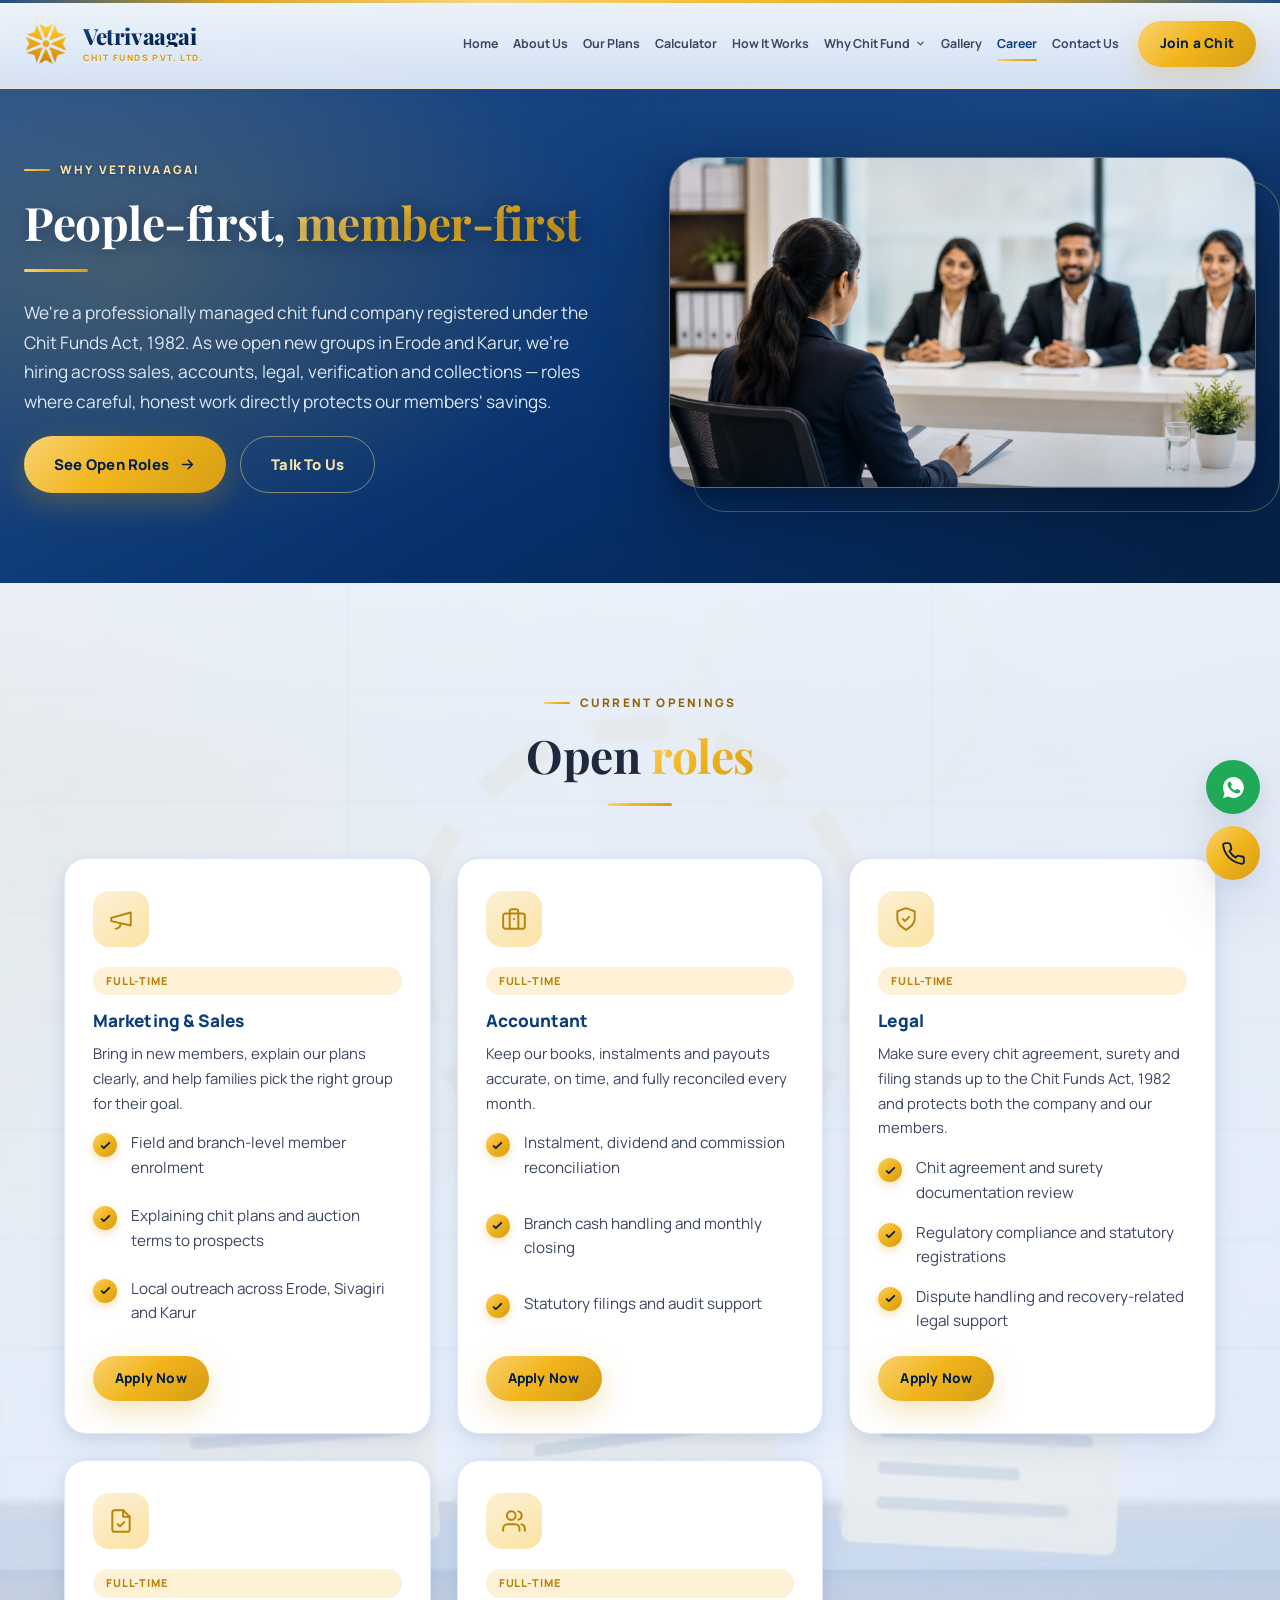
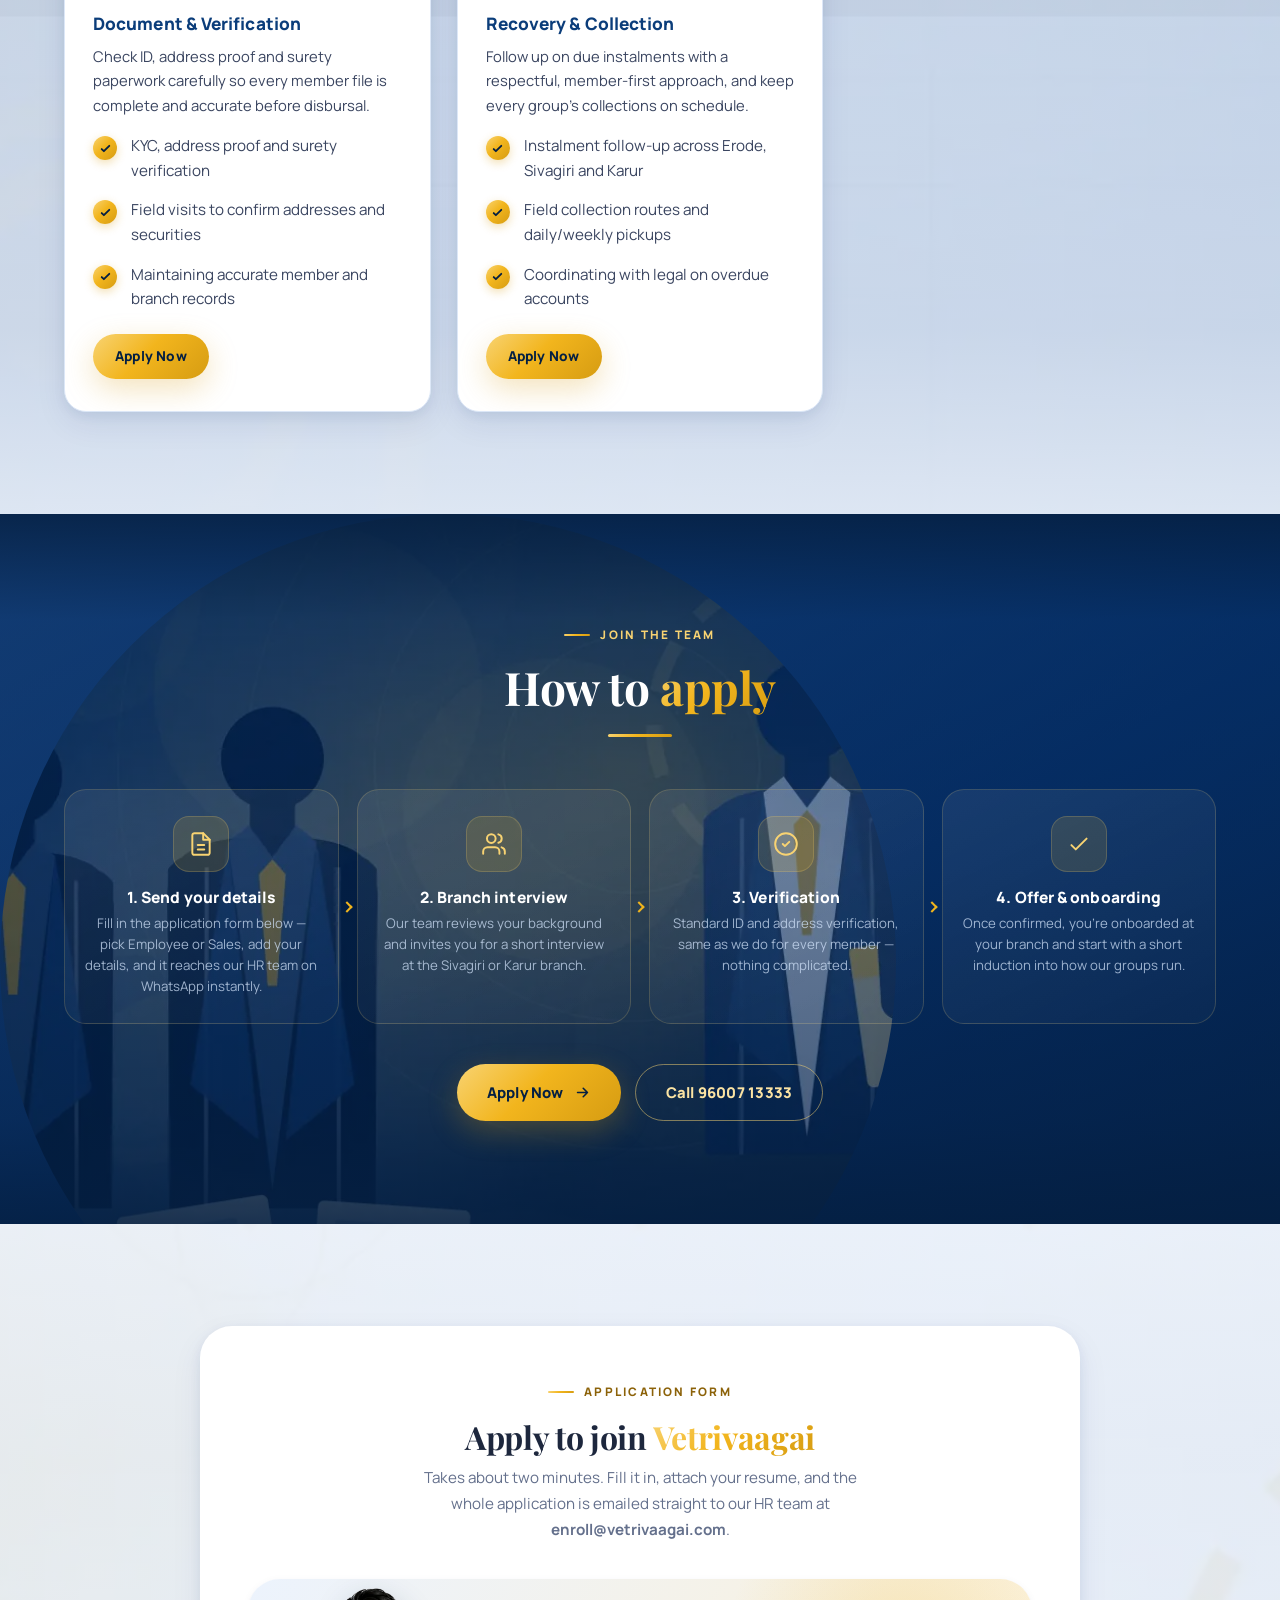
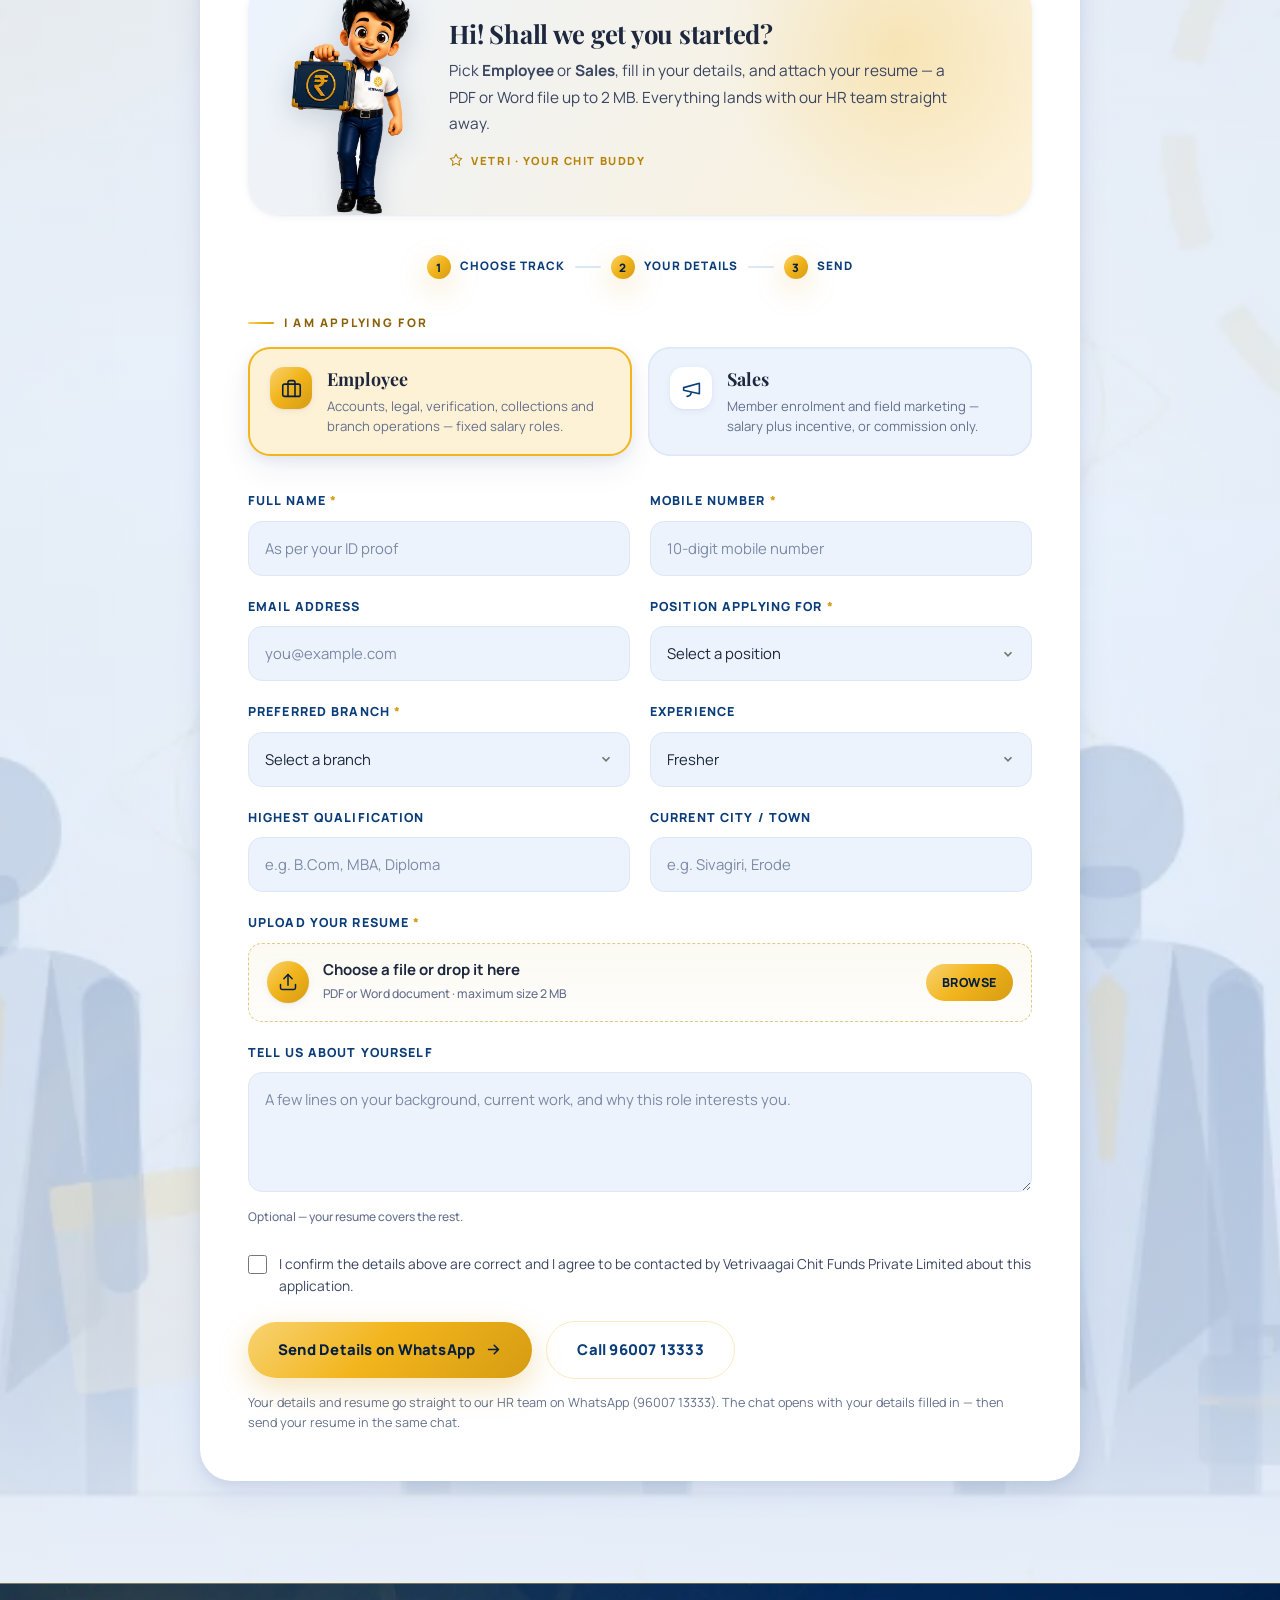
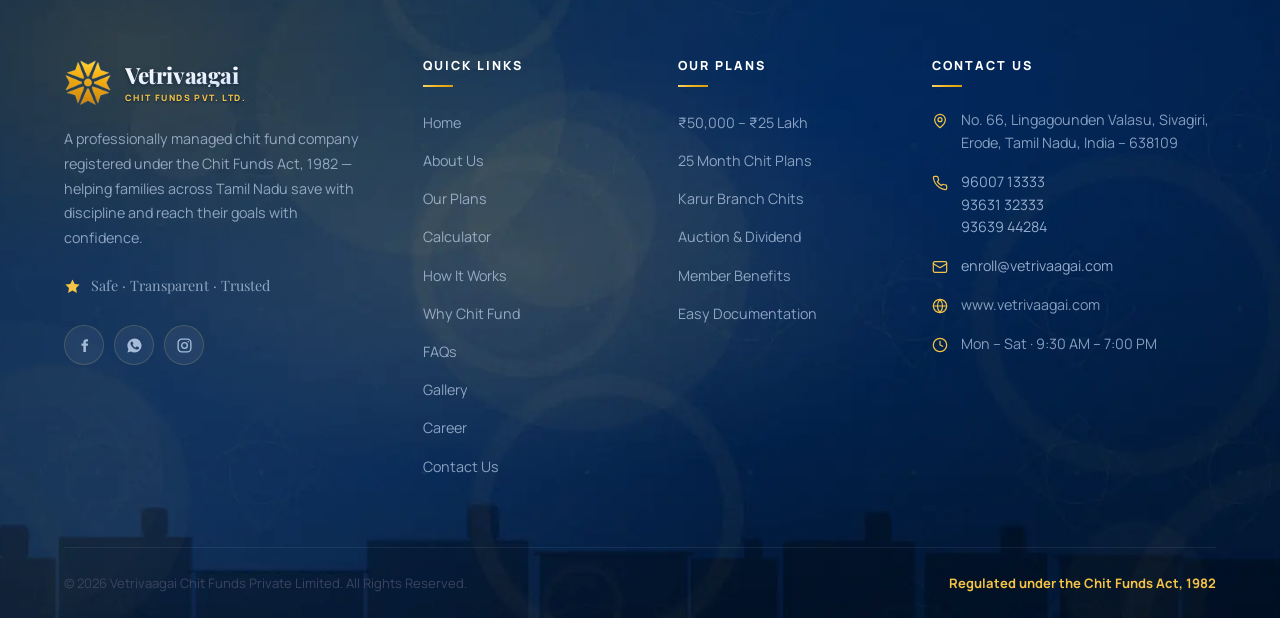
<file: career.html>
<!DOCTYPE html>
<html lang="en">
<head>
<meta charset="UTF-8">
<meta name="viewport" content="width=device-width, initial-scale=1.0">
<title>Careers | Vetrivaagai Chit Funds Private Limited</title>
<meta name="description" content="Join the Vetrivaagai Chit Funds team in Erode and Karur. Current openings in Marketing & Sales, Accounts, Legal, Document & Verification, and Recovery & Collection.">
<meta name="theme-color" content="#0B3D7A">
<meta property="og:title" content="Careers | Vetrivaagai Chit Funds Private Limited">
<meta property="og:description" content="Join the Vetrivaagai Chit Funds team in Erode and Karur. Current openings in Marketing & Sales, Accounts, Legal, Document & Verification, and Recovery & Collection.">
<meta property="og:type" content="website">
<link rel="icon" type="image/png" href="assets/img/logo-mark-192.png">
<link rel="apple-touch-icon" href="assets/img/logo-mark-192.png">
<link rel="preconnect" href="https://fonts.googleapis.com">
<link rel="preconnect" href="https://fonts.gstatic.com" crossorigin>
<link href="https://fonts.googleapis.com/css2?family=Playfair+Display:wght@500;600;700;800&family=Manrope:wght@400;500;600;700;800&family=Noto+Sans+Tamil:wght@400;600;700&display=swap" rel="stylesheet">
<link rel="stylesheet" href="assets/css/style.css">
</head>
<body>
<!-- ======================= HEADER ======================= -->
<header class="header">
  <div class="header-inner">
    <a class="brand" href="index.html" aria-label="Vetrivaagai Chit Funds Private Limited home">
      <img src="assets/img/logo-mark-gold.png" alt="Vetrivaagai logo">
      <span class="brand-txt">
        <span class="brand-name">Vetrivaagai</span>
        <span class="brand-sub">Chit Funds Pvt. Ltd.</span>
      </span>
    </a>

    <nav class="nav" aria-label="Main navigation"><a href="index.html">Home</a><a href="about.html">About Us</a><a href="plans.html">Our Plans</a><a href="calculator.html">Calculator</a><a href="how-it-works.html">How It Works</a><div class="nav-item"><a href="benefits.html" class="nav-trig">Why Chit Fund<svg viewBox="0 0 24 24" fill="none" stroke="currentColor" stroke-width="2.4" stroke-linecap="round" stroke-linejoin="round" aria-hidden="true"><path d="m6 9 6 6 6-6"/></svg></a><div class="nav-panel"><a href="benefits.html">Why Chit Fund</a><a href="faqs.html">FAQs</a></div></div><a href="gallery.html">Gallery</a><a href="career.html" class="active">Career</a><a href="contact.html">Contact Us</a></nav>

    <div class="header-cta">
      <a class="hdr-phone" href="tel:+919600713333"><svg viewBox="0 0 24 24" fill="none" stroke="currentColor" stroke-width="1.8" stroke-linecap="round" stroke-linejoin="round" aria-hidden="true"><path d="M22 16.9v3a2 2 0 0 1-2.2 2 19.8 19.8 0 0 1-8.6-3.1 19.5 19.5 0 0 1-6-6A19.8 19.8 0 0 1 2.1 4.2 2 2 0 0 1 4.1 2h3a2 2 0 0 1 2 1.7c.1 1 .4 1.9.7 2.8a2 2 0 0 1-.5 2.1L8.1 9.9a16 16 0 0 0 6 6l1.3-1.3a2 2 0 0 1 2.1-.4c.9.3 1.8.6 2.8.7a2 2 0 0 1 1.7 2Z"/></svg><span>96007 13333</span></a>
      <a class="btn btn-gold btn-sm" href="contact.html">Join a Chit</a>
      <button class="burger" aria-label="Open menu" aria-expanded="false"><span></span><span></span><span></span></button>
    </div>
  </div>
</header>

<div class="scrim"></div>
<aside class="drawer" aria-label="Mobile navigation">
  <a href="index.html">Home</a><a href="about.html">About Us</a><a href="plans.html">Our Plans</a><a href="calculator.html">Calculator</a><a href="how-it-works.html">How It Works</a><a href="benefits.html">Why Chit Fund</a><a href="faqs.html" class="drawer-sub">FAQs</a><a href="gallery.html">Gallery</a><a href="career.html" class="active">Career</a><a href="contact.html">Contact Us</a>
  <a class="btn btn-gold" href="contact.html">Join a Chit Today</a>
  <a class="btn btn-ghost" href="tel:+919600713333">Call 96007 13333</a>
</aside>

<!-- ======================= PAGE TOP OFFSET ======================= -->
<div class="page-offset"><h1 class="sr-only">Build Your Career With Us</h1></div>

<!-- ======================= INTRO ======================= -->
<section class="section section-dark about-hero career-hero">
  <div class="wrap-wide">
    <div class="split">
      <div class="about-copy rv">
        <span class="eyebrow">Why Vetrivaagai</span>
        <h2>People-first, <span class="gold-text">member-first</span></h2>
        <div class="rule" style="margin-bottom:26px"></div>
        <p class="lead" style="margin-bottom:20px">We're a professionally managed chit fund company
          registered under the Chit Funds Act, 1982. As we open new groups in Erode and Karur,
          we're hiring across sales, accounts, legal, verification and collections &mdash; roles
          where careful, honest work directly protects our members' savings.</p>
        <div class="btn-row">
          <a class="btn btn-gold" href="#apply">See Open Roles <svg viewBox="0 0 24 24" fill="none" stroke="currentColor" stroke-width="1.8" stroke-linecap="round" stroke-linejoin="round" aria-hidden="true"><path d="M5 12h14M13 6l6 6-6 6"/></svg></a>
          <a class="btn btn-ghost" href="contact.html">Talk To Us</a>
        </div>
      </div>

      <div class="about-visual">
        <div class="about-frame">
          <img src="assets/img/CAREER.png" alt="The Vetrivaagai team at work" width="1672" height="941" fetchpriority="high">
        </div>
      </div>
    </div>
  </div>
</section>

<!-- ======================= OPEN ROLES ======================= -->
<section class="section section-tint has-bg bg-hire">
  <div class="wrap">
    <div class="head center rv">
      <span class="eyebrow">Current Openings</span>
      <h2>Open <span class="gold-text">roles</span></h2>
      <div class="rule"></div>
    </div>

    <div class="grid g-3">

      <article class="card role-card rv">
        <div class="ic ic-gold"><svg viewBox="0 0 24 24" fill="none" stroke="currentColor" stroke-width="1.8" stroke-linecap="round" stroke-linejoin="round" aria-hidden="true"><path d="M3 11l18-5v12L3 14v-3Z"/><path d="M11.6 16.9A5 5 0 0 1 7 21"/></svg></div>
        <span class="role-tag">Full-time</span>
        <h4>Marketing &amp; Sales</h4>
        <p style="margin-bottom:16px">Bring in new members, explain our plans clearly, and help families pick the
          right group for their goal.</p>
        <ul class="checks">
          <li><span class="check-ic"><svg viewBox="0 0 24 24" fill="none" stroke="currentColor" stroke-width="1.8" stroke-linecap="round" stroke-linejoin="round" aria-hidden="true"><path d="m5 13 4 4L19 7"/></svg></span><span>Field and branch-level member enrolment</span></li>
          <li><span class="check-ic"><svg viewBox="0 0 24 24" fill="none" stroke="currentColor" stroke-width="1.8" stroke-linecap="round" stroke-linejoin="round" aria-hidden="true"><path d="m5 13 4 4L19 7"/></svg></span><span>Explaining chit plans and auction terms to prospects</span></li>
          <li><span class="check-ic"><svg viewBox="0 0 24 24" fill="none" stroke="currentColor" stroke-width="1.8" stroke-linecap="round" stroke-linejoin="round" aria-hidden="true"><path d="m5 13 4 4L19 7"/></svg></span><span>Local outreach across Erode, Sivagiri and Karur</span></li>
        </ul>
        <div class="btn-row">
          <a class="btn btn-gold btn-sm" href="#apply" data-apply-track="Sales" data-apply-role="Marketing & Sales Executive">Apply Now</a>
        </div>
      </article>

      <article class="card role-card rv rv-d1">
        <div class="ic ic-gold"><svg viewBox="0 0 24 24" fill="none" stroke="currentColor" stroke-width="1.8" stroke-linecap="round" stroke-linejoin="round" aria-hidden="true"><rect x="2" y="7" width="20" height="14" rx="2"/><path d="M16 21V5a2 2 0 0 0-2-2h-4a2 2 0 0 0-2 2v16"/><path d="M12 12h.01"/></svg></div>
        <span class="role-tag">Full-time</span>
        <h4>Accountant</h4>
        <p style="margin-bottom:16px">Keep our books, instalments and payouts accurate, on time, and fully
          reconciled every month.</p>
        <ul class="checks">
          <li><span class="check-ic"><svg viewBox="0 0 24 24" fill="none" stroke="currentColor" stroke-width="1.8" stroke-linecap="round" stroke-linejoin="round" aria-hidden="true"><path d="m5 13 4 4L19 7"/></svg></span><span>Instalment, dividend and commission reconciliation</span></li>
          <li><span class="check-ic"><svg viewBox="0 0 24 24" fill="none" stroke="currentColor" stroke-width="1.8" stroke-linecap="round" stroke-linejoin="round" aria-hidden="true"><path d="m5 13 4 4L19 7"/></svg></span><span>Branch cash handling and monthly closing</span></li>
          <li><span class="check-ic"><svg viewBox="0 0 24 24" fill="none" stroke="currentColor" stroke-width="1.8" stroke-linecap="round" stroke-linejoin="round" aria-hidden="true"><path d="m5 13 4 4L19 7"/></svg></span><span>Statutory filings and audit support</span></li>
        </ul>
        <div class="btn-row">
          <a class="btn btn-gold btn-sm" href="#apply" data-apply-track="Employee" data-apply-role="Accountant">Apply Now</a>
        </div>
      </article>

      <article class="card role-card rv rv-d2">
        <div class="ic ic-gold"><svg viewBox="0 0 24 24" fill="none" stroke="currentColor" stroke-width="1.8" stroke-linecap="round" stroke-linejoin="round" aria-hidden="true"><path d="M12 22s8-4 8-10V5l-8-3-8 3v7c0 6 8 10 8 10Z"/><path d="m9 12 2 2 4-4"/></svg></div>
        <span class="role-tag">Full-time</span>
        <h4>Legal</h4>
        <p style="margin-bottom:16px">Make sure every chit agreement, surety and filing stands up to the Chit
          Funds Act, 1982 and protects both the company and our members.</p>
        <ul class="checks">
          <li><span class="check-ic"><svg viewBox="0 0 24 24" fill="none" stroke="currentColor" stroke-width="1.8" stroke-linecap="round" stroke-linejoin="round" aria-hidden="true"><path d="m5 13 4 4L19 7"/></svg></span><span>Chit agreement and surety documentation review</span></li>
          <li><span class="check-ic"><svg viewBox="0 0 24 24" fill="none" stroke="currentColor" stroke-width="1.8" stroke-linecap="round" stroke-linejoin="round" aria-hidden="true"><path d="m5 13 4 4L19 7"/></svg></span><span>Regulatory compliance and statutory registrations</span></li>
          <li><span class="check-ic"><svg viewBox="0 0 24 24" fill="none" stroke="currentColor" stroke-width="1.8" stroke-linecap="round" stroke-linejoin="round" aria-hidden="true"><path d="m5 13 4 4L19 7"/></svg></span><span>Dispute handling and recovery-related legal support</span></li>
        </ul>
        <div class="btn-row">
          <a class="btn btn-gold btn-sm" href="#apply" data-apply-track="Employee" data-apply-role="Legal Officer">Apply Now</a>
        </div>
      </article>

      <article class="card role-card rv">
        <div class="ic ic-gold"><svg viewBox="0 0 24 24" fill="none" stroke="currentColor" stroke-width="1.8" stroke-linecap="round" stroke-linejoin="round" aria-hidden="true"><path d="M14 2H6a2 2 0 0 0-2 2v16a2 2 0 0 0 2 2h12a2 2 0 0 0 2-2V8Z"/><path d="M14 2v6h6M9 15l2 2 4-4"/></svg></div>
        <span class="role-tag">Full-time</span>
        <h4>Document &amp; Verification</h4>
        <p style="margin-bottom:16px">Check ID, address proof and surety paperwork carefully so every member file
          is complete and accurate before disbursal.</p>
        <ul class="checks">
          <li><span class="check-ic"><svg viewBox="0 0 24 24" fill="none" stroke="currentColor" stroke-width="1.8" stroke-linecap="round" stroke-linejoin="round" aria-hidden="true"><path d="m5 13 4 4L19 7"/></svg></span><span>KYC, address proof and surety verification</span></li>
          <li><span class="check-ic"><svg viewBox="0 0 24 24" fill="none" stroke="currentColor" stroke-width="1.8" stroke-linecap="round" stroke-linejoin="round" aria-hidden="true"><path d="m5 13 4 4L19 7"/></svg></span><span>Field visits to confirm addresses and securities</span></li>
          <li><span class="check-ic"><svg viewBox="0 0 24 24" fill="none" stroke="currentColor" stroke-width="1.8" stroke-linecap="round" stroke-linejoin="round" aria-hidden="true"><path d="m5 13 4 4L19 7"/></svg></span><span>Maintaining accurate member and branch records</span></li>
        </ul>
        <div class="btn-row">
          <a class="btn btn-gold btn-sm" href="#apply" data-apply-track="Employee" data-apply-role="Document & Verification Officer">Apply Now</a>
        </div>
      </article>

      <article class="card role-card rv rv-d1">
        <div class="ic ic-gold"><svg viewBox="0 0 24 24" fill="none" stroke="currentColor" stroke-width="1.8" stroke-linecap="round" stroke-linejoin="round" aria-hidden="true"><path d="M17 21v-2a4 4 0 0 0-4-4H6a4 4 0 0 0-4 4v2"/><circle cx="9.5" cy="7" r="4"/><path d="M22 21v-2a4 4 0 0 0-3-3.9M16 3.1a4 4 0 0 1 0 7.8"/></svg></div>
        <span class="role-tag">Full-time</span>
        <h4>Recovery &amp; Collection</h4>
        <p style="margin-bottom:16px">Follow up on due instalments with a respectful, member-first approach, and
          keep every group's collections on schedule.</p>
        <ul class="checks">
          <li><span class="check-ic"><svg viewBox="0 0 24 24" fill="none" stroke="currentColor" stroke-width="1.8" stroke-linecap="round" stroke-linejoin="round" aria-hidden="true"><path d="m5 13 4 4L19 7"/></svg></span><span>Instalment follow-up across Erode, Sivagiri and Karur</span></li>
          <li><span class="check-ic"><svg viewBox="0 0 24 24" fill="none" stroke="currentColor" stroke-width="1.8" stroke-linecap="round" stroke-linejoin="round" aria-hidden="true"><path d="m5 13 4 4L19 7"/></svg></span><span>Field collection routes and daily/weekly pickups</span></li>
          <li><span class="check-ic"><svg viewBox="0 0 24 24" fill="none" stroke="currentColor" stroke-width="1.8" stroke-linecap="round" stroke-linejoin="round" aria-hidden="true"><path d="m5 13 4 4L19 7"/></svg></span><span>Coordinating with legal on overdue accounts</span></li>
        </ul>
        <div class="btn-row">
          <a class="btn btn-gold btn-sm" href="#apply" data-apply-track="Employee" data-apply-role="Recovery & Collection Officer">Apply Now</a>
        </div>
      </article>

    </div>
  </div>
</section>

<!-- ======================= HOW TO APPLY ======================= -->
<section class="section section-dark has-bg bg-interview">
  <div class="wrap">
    <div class="head center rv">
      <span class="eyebrow">Join The Team</span>
      <h2>How to <span class="gold-text">apply</span></h2>
      <div class="rule"></div>
    </div>

    <div class="flow">
      <div class="flow-node rv">
        <div class="ic"><svg viewBox="0 0 24 24" fill="none" stroke="currentColor" stroke-width="1.8" stroke-linecap="round" stroke-linejoin="round" aria-hidden="true"><path d="M14 2H6a2 2 0 0 0-2 2v16a2 2 0 0 0 2 2h12a2 2 0 0 0 2-2V8Z"/><path d="M14 2v6h6M9 13h6M9 17h6"/></svg></div>
        <h4>1. Send your details</h4>
        <p>Fill in the application form below &mdash; pick Employee or Sales, add your details, and it
          reaches our HR team on WhatsApp instantly.</p>
      </div>
      <div class="flow-node rv rv-d1">
        <div class="ic"><svg viewBox="0 0 24 24" fill="none" stroke="currentColor" stroke-width="1.8" stroke-linecap="round" stroke-linejoin="round" aria-hidden="true"><path d="M17 21v-2a4 4 0 0 0-4-4H6a4 4 0 0 0-4 4v2"/><circle cx="9.5" cy="7" r="4"/><path d="M22 21v-2a4 4 0 0 0-3-3.9M16 3.1a4 4 0 0 1 0 7.8"/></svg></div>
        <h4>2. Branch interview</h4>
        <p>Our team reviews your background and invites you for a short interview at the Sivagiri or
          Karur branch.</p>
      </div>
      <div class="flow-node rv rv-d2">
        <div class="ic"><svg viewBox="0 0 24 24" fill="none" stroke="currentColor" stroke-width="1.8" stroke-linecap="round" stroke-linejoin="round" aria-hidden="true"><path d="M9 12l2 2 4-4"/><circle cx="12" cy="12" r="10"/></svg></div>
        <h4>3. Verification</h4>
        <p>Standard ID and address verification, same as we do for every member &mdash; nothing
          complicated.</p>
      </div>
      <div class="flow-node rv rv-d3">
        <div class="ic"><svg viewBox="0 0 24 24" fill="none" stroke="currentColor" stroke-width="1.8" stroke-linecap="round" stroke-linejoin="round" aria-hidden="true"><path d="m5 13 4 4L19 7"/></svg></div>
        <h4>4. Offer &amp; onboarding</h4>
        <p>Once confirmed, you're onboarded at your branch and start with a short induction into how our
          groups run.</p>
      </div>
    </div>

    <div class="btn-row center rv" style="margin-top:40px">
      <a class="btn btn-gold" href="#apply">Apply Now <svg viewBox="0 0 24 24" fill="none" stroke="currentColor" stroke-width="1.8" stroke-linecap="round" stroke-linejoin="round" aria-hidden="true"><path d="M5 12h14M13 6l6 6-6 6"/></svg></a>
      <a class="btn btn-ghost" href="tel:+919600713333">Call 96007 13333</a>
    </div>
  </div>
</section>

<!-- ======================= APPLICATION FORM ======================= -->
<section class="section section-tint has-bg bg-career" id="apply">
  <div class="wrap">
    <div class="apply-shell rv">

      <div class="apply-head">
        <span class="eyebrow">Application Form</span>
        <h3>Apply to join <span class="gold-text">Vetrivaagai</span></h3>
        <p>Takes about two minutes. Fill it in, attach your resume, and the whole application is
          emailed straight to our HR team at <b>enroll@vetrivaagai.com</b>.</p>
      </div>

      <div class="mascot-band rv">
        <figure class="mascot-fig"><picture><source srcset="assets/img/mascot.webp" type="image/webp"><img class="mascot-img" src="assets/img/mascot.png" alt="Vetrivaagai mascot holding a rupee briefcase" width="415" height="780" loading="lazy" decoding="async"></picture></figure>
        <div class="mb-copy">
          <h3>Hi! Shall we get you started?</h3>
          <p>Pick <b>Employee</b> or <b>Sales</b>, fill in your details, and attach your resume &mdash; a PDF or Word file up to 2&nbsp;MB. Everything lands with our HR team straight away.</p>
          <span class="mb-name"><svg viewBox="0 0 24 24" fill="none" stroke="currentColor" stroke-width="1.8" stroke-linecap="round" stroke-linejoin="round" aria-hidden="true"><path d="m12 2 3.1 6.3 6.9 1-5 4.9 1.2 6.8L12 17.8 5.8 21l1.2-6.8-5-4.9 6.9-1L12 2Z"/></svg> Vetri &middot; Your Chit Buddy</span>
        </div>
      </div>

      <div class="apply-steps" aria-hidden="true">
        <span class="apply-step on"><i>1</i>Choose track</span>
        <span class="apply-sep"></span>
        <span class="apply-step on"><i>2</i>Your details</span>
        <span class="apply-sep"></span>
        <span class="apply-step on"><i>3</i>Send</span>
      </div>

      <form id="applyForm" action="https://formsubmit.co/enroll@vetrivaagai.com" method="POST" enctype="multipart/form-data" accept-charset="UTF-8" novalidate>

        <!-- Delivery settings: the filled form + resume are emailed to enroll@vetrivaagai.com -->
        <input type="hidden" name="_subject" id="afSubject" value="New Career Application — vetrivaagai.com">
        <input type="hidden" name="_template" value="table">
        <input type="hidden" name="_captcha" value="false">
        <input type="hidden" name="_next" value="https://vetrivaagai.com/career.html?applied=1">
        <input type="hidden" name="Source" value="vetrivaagai.com / Career page">
        <input type="text" name="_honey" tabindex="-1" autocomplete="off" aria-hidden="true" style="position:absolute;left:-9999px;opacity:0;height:0;width:0">

        <fieldset style="border:0;padding:0;margin:0 0 4px">
          <legend class="eyebrow" style="margin-bottom:14px">I am applying for</legend>
          <div class="apply-pick">
            <div class="apply-opt">
              <input type="radio" id="trackEmployee" name="track" value="Employee" checked>
              <label for="trackEmployee">
                <span class="ao-ic"><svg viewBox="0 0 24 24" fill="none" stroke="currentColor" stroke-width="1.8" stroke-linecap="round" stroke-linejoin="round" aria-hidden="true"><rect x="2" y="7" width="20" height="14" rx="2"/><path d="M16 21V5a2 2 0 0 0-2-2h-4a2 2 0 0 0-2 2v16"/></svg></span>
                <span>
                  <b>Employee</b>
                  <small>Accounts, legal, verification, collections and branch operations &mdash; fixed salary roles.</small>
                </span>
              </label>
            </div>
            <div class="apply-opt">
              <input type="radio" id="trackSales" name="track" value="Sales">
              <label for="trackSales">
                <span class="ao-ic"><svg viewBox="0 0 24 24" fill="none" stroke="currentColor" stroke-width="1.8" stroke-linecap="round" stroke-linejoin="round" aria-hidden="true"><path d="M3 11l18-5v12L3 14v-3Z"/><path d="M11.6 16.9A5 5 0 0 1 7 21"/></svg></span>
                <span>
                  <b>Sales</b>
                  <small>Member enrolment and field marketing &mdash; salary plus incentive, or commission only.</small>
                </span>
              </label>
            </div>
          </div>
        </fieldset>

        <div class="apply-grid">

          <div class="field">
            <label for="afName">Full Name <i>*</i></label>
            <input type="text" id="afName" name="name" autocomplete="name" placeholder="As per your ID proof" required>
            <span class="err">Please enter your full name.</span>
          </div>

          <div class="field">
            <label for="afPhone">Mobile Number <i>*</i></label>
            <input type="tel" id="afPhone" name="phone" inputmode="numeric" autocomplete="tel" placeholder="10-digit mobile number" required>
            <span class="err">Please enter a valid 10-digit mobile number.</span>
          </div>

          <div class="field">
            <label for="afEmail">Email Address</label>
            <input type="email" id="afEmail" name="email" autocomplete="email" placeholder="you@example.com">
            <span class="err">Please check the email address.</span>
          </div>

          <div class="field">
            <label for="afRole">Position Applying For <i>*</i></label>
            <select id="afRole" name="role" required>
              <option value="">Select a position</option>
            </select>
            <span class="err">Please choose a position.</span>
          </div>

          <div class="field">
            <label for="afBranch">Preferred Branch <i>*</i></label>
            <select id="afBranch" name="branch" required>
              <option value="">Select a branch</option>
              <option>Sivagiri, Erode (Head Office)</option>
              <option>Karur Branch</option>
              <option>Either &mdash; whichever has an opening</option>
            </select>
            <span class="err">Please choose a branch.</span>
          </div>

          <div class="field">
            <label for="afExp">Experience</label>
            <select id="afExp" name="experience">
              <option>Fresher</option>
              <option>Less than 1 year</option>
              <option>1 &ndash; 3 years</option>
              <option>3 &ndash; 5 years</option>
              <option>More than 5 years</option>
            </select>
          </div>

          <div class="field">
            <label for="afQual">Highest Qualification</label>
            <input type="text" id="afQual" name="qualification" placeholder="e.g. B.Com, MBA, Diploma">
          </div>

          <div class="field">
            <label for="afCity">Current City / Town</label>
            <input type="text" id="afCity" name="city" autocomplete="address-level2" placeholder="e.g. Sivagiri, Erode">
          </div>

          <div class="field full">
            <label for="afResume">Upload Your Resume <i>*</i></label>
            <div class="resume-drop" id="afResumeDrop">
              <input type="file" id="afResume" name="attachment"
                     accept=".pdf,.doc,.docx,application/pdf,application/msword,application/vnd.openxmlformats-officedocument.wordprocessingml.document"
                     aria-describedby="afResumeHelp" required>
              <span class="rd-ic" aria-hidden="true"><svg viewBox="0 0 24 24" fill="none" stroke="currentColor" stroke-width="1.8" stroke-linecap="round" stroke-linejoin="round"><path d="M21 15v4a2 2 0 0 1-2 2H5a2 2 0 0 1-2-2v-4"/><path d="M17 8l-5-5-5 5"/><path d="M12 3v13"/></svg></span>
              <span class="rd-txt">
                <b>Choose a file or drop it here</b>
                <small id="afResumeHelp">PDF or Word document &middot; maximum size 2&nbsp;MB</small>
              </span>
              <span class="rd-btn" aria-hidden="true">Browse</span>
            </div>
            <div class="resume-picked" id="afResumeInfo" hidden>
              <span class="rp-ic" aria-hidden="true"><svg viewBox="0 0 24 24" fill="none" stroke="currentColor" stroke-width="1.8" stroke-linecap="round" stroke-linejoin="round"><path d="M14 2H6a2 2 0 0 0-2 2v16a2 2 0 0 0 2 2h12a2 2 0 0 0 2-2V8Z"/><path d="M14 2v6h6"/></svg></span>
              <span class="rp-name"></span>
              <span class="rp-size"></span>
              <button type="button" class="rp-clear" id="afResumeClear" aria-label="Remove the selected file">
                <svg viewBox="0 0 24 24" fill="none" stroke="currentColor" stroke-width="2.2" stroke-linecap="round" aria-hidden="true"><path d="M18 6 6 18M6 6l12 12"/></svg>
              </button>
            </div>
            <span class="err">Please attach your resume as a PDF or Word file under 2&nbsp;MB.</span>
          </div>

          <div class="field full">
            <label for="afAbout">Tell Us About Yourself</label>
            <textarea id="afAbout" name="about" placeholder="A few lines on your background, current work, and why this role interests you."></textarea>
            <small class="hint">Optional &mdash; your resume covers the rest.</small>
          </div>

        </div>

        <label class="apply-consent" for="afConsent">
          <input type="checkbox" id="afConsent" name="consent" required>
          <span>I confirm the details above are correct and I agree to be contacted by Vetrivaagai
            Chit Funds Private Limited about this application.</span>
        </label>

        <div class="apply-submit">
          <button type="button" class="btn btn-gold" id="afWhatsApp">Send Details on WhatsApp
            <svg viewBox="0 0 24 24" fill="none" stroke="currentColor" stroke-width="1.8" stroke-linecap="round" stroke-linejoin="round" aria-hidden="true"><path d="M5 12h14M13 6l6 6-6 6"/></svg>
          </button>
          <button type="button" class="btn btn-gold" id="afSendResume" hidden>Send Resume on WhatsApp</button>
          <a class="btn btn-ghost" href="tel:+919600713333">Call 96007 13333</a>
          <p class="apply-note">Your details and resume go straight to our HR team on WhatsApp
            (96007 13333). The chat opens with your details filled in &mdash; then send your resume in the same chat.</p>
          <p class="apply-note" id="afWaHelp" role="status" hidden></p>
        </div>

      </form>

      <div class="apply-done" id="applyDone" role="status">
        <div class="ad-ic"><svg viewBox="0 0 24 24" fill="none" stroke="currentColor" stroke-width="2.2" stroke-linecap="round" stroke-linejoin="round" aria-hidden="true"><path d="m5 13 4 4L19 7"/></svg></div>
        <h3>Your application has been sent</h3>
        <p>Your details and resume have reached our HR team at enroll@vetrivaagai.com.
          We review every application and call back shortly if your profile matches an opening.</p>
        <div class="btn-row" style="justify-content:center">
          <button type="button" class="btn btn-gold" id="applyAgain">Submit Another Application</button>
          <a class="btn btn-ghost" id="applyRetry" href="https://wa.me/919600713333" target="_blank" rel="noopener noreferrer">Chat with HR on WhatsApp</a>
        </div>
      </div>

    </div>
  </div>
</section>

<!-- ======================= FOOTER ======================= -->
<footer class="footer">
  <div class="wrap">
    <div class="f-grid">

      <div class="f-col">
        <div class="f-brand">
          <img src="assets/img/logo-mark-gold.png" alt="Vetrivaagai logo">
          <span class="brand-txt">
            <span class="brand-name">Vetrivaagai</span>
            <span class="brand-sub">Chit Funds Pvt. Ltd.</span>
          </span>
        </div>
        <p class="f-about">A professionally managed chit fund company registered under the
          Chit Funds Act, 1982 &mdash; helping families across Tamil Nadu save with discipline
          and reach their goals with confidence.</p>
        <p class="f-tag"><svg viewBox="0 0 24 24" fill="currentColor" aria-hidden="true"><path d="m12 2 3.1 6.3 6.9 1-5 4.9 1.2 6.8L12 17.8 5.8 21l1.2-6.8-5-4.9 6.9-1L12 2Z"/></svg> Safe &middot; Transparent &middot; Trusted</p>
        <div class="socials">
          <a href="https://www.facebook.com/share/1EwmDqsweS/" target="_blank" rel="noopener noreferrer" aria-label="Vetrivaagai on Facebook"><svg viewBox="0 0 24 24" fill="currentColor" aria-hidden="true"><path d="M14 9V7.5c0-.8.2-1.2 1.4-1.2H17V3.2c-.3 0-1.3-.1-2.4-.1-2.5 0-4.2 1.5-4.2 4.3V9H7.7v3.5h2.7V21H14v-8.5h2.7l.4-3.5H14Z"/></svg></a>
          <a href="https://wa.me/919600713333" target="_blank" rel="noopener noreferrer" aria-label="Vetrivaagai on WhatsApp"><svg viewBox="0 0 24 24" fill="currentColor" aria-hidden="true"><path d="M17.5 14.4c-.3-.2-1.7-.9-2-1-.3-.1-.5-.1-.7.1-.2.3-.7 1-.9 1.2-.2.2-.3.2-.6.1-.3-.2-1.2-.5-2.3-1.5-.9-.8-1.4-1.7-1.6-2-.2-.3 0-.5.1-.6l.5-.5c.1-.2.2-.3.3-.5v-.5c-.1-.2-.7-1.6-.9-2.2-.3-.6-.5-.5-.7-.5h-.6c-.2 0-.5.1-.8.4-.3.3-1 1-1 2.4s1.1 2.8 1.2 3c.2.2 2.1 3.3 5.2 4.6.7.3 1.3.5 1.7.6.7.2 1.4.2 1.9.1.6-.1 1.7-.7 2-1.4.2-.7.2-1.2.2-1.4-.1-.1-.3-.2-.6-.3M12 22a10 10 0 0 1-5.1-1.4L2 22l1.4-4.8A10 10 0 1 1 12 22Z"/></svg></a>
          <a href="https://www.instagram.com/vetrivaagai_chit_funds/" target="_blank" rel="noopener noreferrer" aria-label="Vetrivaagai on Instagram"><svg viewBox="0 0 24 24" fill="none" stroke="currentColor" stroke-width="1.9" aria-hidden="true"><rect x="3" y="3" width="18" height="18" rx="5"/><circle cx="12" cy="12" r="4"/><circle cx="17.3" cy="6.7" r="1.1" fill="currentColor" stroke="none"/></svg></a>
        </div>
      </div>

      <div class="f-col">
        <h4>Quick Links</h4>
        <ul><li><a href="index.html">Home</a></li><li><a href="about.html">About Us</a></li><li><a href="plans.html">Our Plans</a></li><li><a href="calculator.html">Calculator</a></li><li><a href="how-it-works.html">How It Works</a></li><li><a href="benefits.html">Why Chit Fund</a></li><li><a href="faqs.html">FAQs</a></li><li><a href="gallery.html">Gallery</a></li><li><a href="career.html">Career</a></li><li><a href="contact.html">Contact Us</a></li></ul>
      </div>

      <div class="f-col">
        <h4>Our Plans</h4>
        <ul>
          <li><a href="plans.html">&#8377;50,000 &ndash; &#8377;25 Lakh</a></li>
          <li><a href="plans.html">25 Month Chit Plans</a></li>
          <li><a href="plans.html#karur">Karur Branch Chits</a></li>
          <li><a href="how-it-works.html">Auction &amp; Dividend</a></li>
          <li><a href="benefits.html">Member Benefits</a></li>
          <li><a href="contact.html">Easy Documentation</a></li>
        </ul>
      </div>

      <div class="f-col">
        <h4>Contact Us</h4>
        <ul class="f-contact">
          <li><svg viewBox="0 0 24 24" fill="none" stroke="currentColor" stroke-width="1.8" stroke-linecap="round" stroke-linejoin="round" aria-hidden="true"><path d="M20 10c0 6-8 12-8 12s-8-6-8-12a8 8 0 0 1 16 0Z"/><circle cx="12" cy="10" r="3"/></svg><span>No. 66, Lingagounden Valasu, Sivagiri,<br>Erode, Tamil Nadu, India &ndash; 638109</span></li>
          <li><svg viewBox="0 0 24 24" fill="none" stroke="currentColor" stroke-width="1.8" stroke-linecap="round" stroke-linejoin="round" aria-hidden="true"><path d="M22 16.9v3a2 2 0 0 1-2.2 2 19.8 19.8 0 0 1-8.6-3.1 19.5 19.5 0 0 1-6-6A19.8 19.8 0 0 1 2.1 4.2 2 2 0 0 1 4.1 2h3a2 2 0 0 1 2 1.7c.1 1 .4 1.9.7 2.8a2 2 0 0 1-.5 2.1L8.1 9.9a16 16 0 0 0 6 6l1.3-1.3a2 2 0 0 1 2.1-.4c.9.3 1.8.6 2.8.7a2 2 0 0 1 1.7 2Z"/></svg><span><a href="tel:+919600713333">96007 13333</a><br><a href="tel:+919363132333">93631 32333</a><br><a href="tel:+919363944284">93639 44284</a></span></li>
          <li><svg viewBox="0 0 24 24" fill="none" stroke="currentColor" stroke-width="1.8" stroke-linecap="round" stroke-linejoin="round" aria-hidden="true"><rect x="2" y="4" width="20" height="16" rx="2"/><path d="m2 7 10 6 10-6"/></svg><span><a href="mailto:enroll@vetrivaagai.com">enroll@vetrivaagai.com</a></span></li>
          <li><svg viewBox="0 0 24 24" fill="none" stroke="currentColor" stroke-width="1.8" stroke-linecap="round" stroke-linejoin="round" aria-hidden="true"><circle cx="12" cy="12" r="10"/><path d="M2 12h20M12 2a15 15 0 0 1 0 20 15 15 0 0 1 0-20Z"/></svg><span>www.vetrivaagai.com</span></li>
          <li><svg viewBox="0 0 24 24" fill="none" stroke="currentColor" stroke-width="1.8" stroke-linecap="round" stroke-linejoin="round" aria-hidden="true"><circle cx="12" cy="12" r="10"/><path d="M12 6v6l4 2"/></svg><span>Mon &ndash; Sat &middot; 9:30 AM &ndash; 7:00 PM</span></li>
        </ul>
      </div>

    </div>

    <div class="f-bar">
      <p>&copy; <span data-year></span> Vetrivaagai Chit Funds Private Limited. All Rights Reserved.</p>
      <div class="f-bar-r">
        <span>Regulated under the Chit Funds Act, 1982</span>
      </div>
    </div>
  </div>
</footer>

<!-- ======================= FLOATING ACTIONS ======================= -->
<div class="fabs">
  <button class="to-top" aria-label="Back to top"><svg viewBox="0 0 24 24" fill="none" stroke="currentColor" stroke-width="1.8" stroke-linecap="round" stroke-linejoin="round" aria-hidden="true"><path d="M12 19V5M5 12l7-7 7 7"/></svg></button>
  <a class="fab fab-wa" href="https://wa.me/919600713333" aria-label="Chat on WhatsApp"><svg viewBox="0 0 24 24" fill="currentColor" aria-hidden="true"><path d="M17.5 14.4c-.3-.2-1.7-.9-2-1-.3-.1-.5-.1-.7.1-.2.3-.7 1-.9 1.2-.2.2-.3.2-.6.1-.3-.2-1.2-.5-2.3-1.5-.9-.8-1.4-1.7-1.6-2-.2-.3 0-.5.1-.6l.5-.5c.1-.2.2-.3.3-.5v-.5c-.1-.2-.7-1.6-.9-2.2-.3-.6-.5-.5-.7-.5h-.6c-.2 0-.5.1-.8.4-.3.3-1 1-1 2.4s1.1 2.8 1.2 3c.2.2 2.1 3.3 5.2 4.6.7.3 1.3.5 1.7.6.7.2 1.4.2 1.9.1.6-.1 1.7-.7 2-1.4.2-.7.2-1.2.2-1.4-.1-.1-.3-.2-.6-.3M12 22a10 10 0 0 1-5.1-1.4L2 22l1.4-4.8A10 10 0 1 1 12 22Z"/></svg></a>
  <a class="fab fab-call" href="tel:+919600713333" aria-label="Call us"><svg viewBox="0 0 24 24" fill="none" stroke="currentColor" stroke-width="1.8" stroke-linecap="round" stroke-linejoin="round" aria-hidden="true"><path d="M22 16.9v3a2 2 0 0 1-2.2 2 19.8 19.8 0 0 1-8.6-3.1 19.5 19.5 0 0 1-6-6A19.8 19.8 0 0 1 2.1 4.2 2 2 0 0 1 4.1 2h3a2 2 0 0 1 2 1.7c.1 1 .4 1.9.7 2.8a2 2 0 0 1-.5 2.1L8.1 9.9a16 16 0 0 0 6 6l1.3-1.3a2 2 0 0 1 2.1-.4c.9.3 1.8.6 2.8.7a2 2 0 0 1 1.7 2Z"/></svg></a>
</div>

<script src="assets/js/main.js"></script>
</body>
</html>
</file>
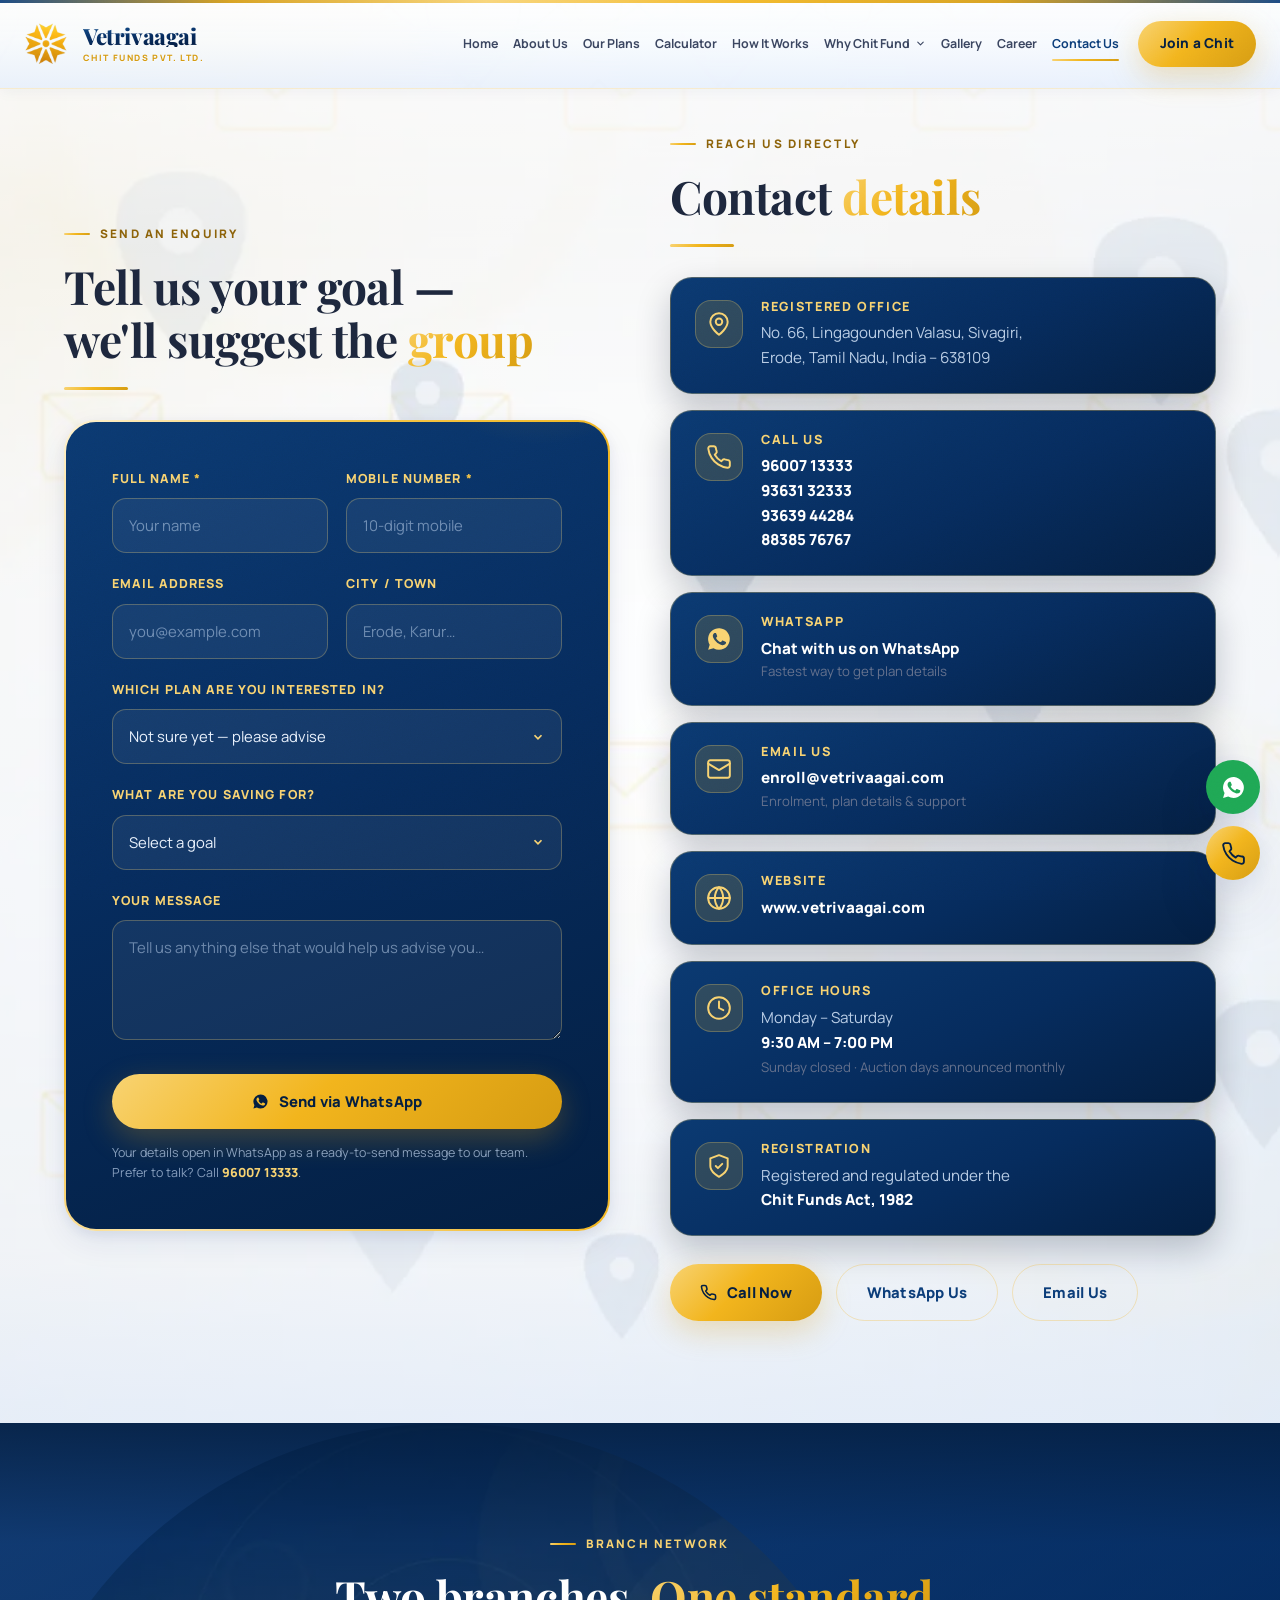
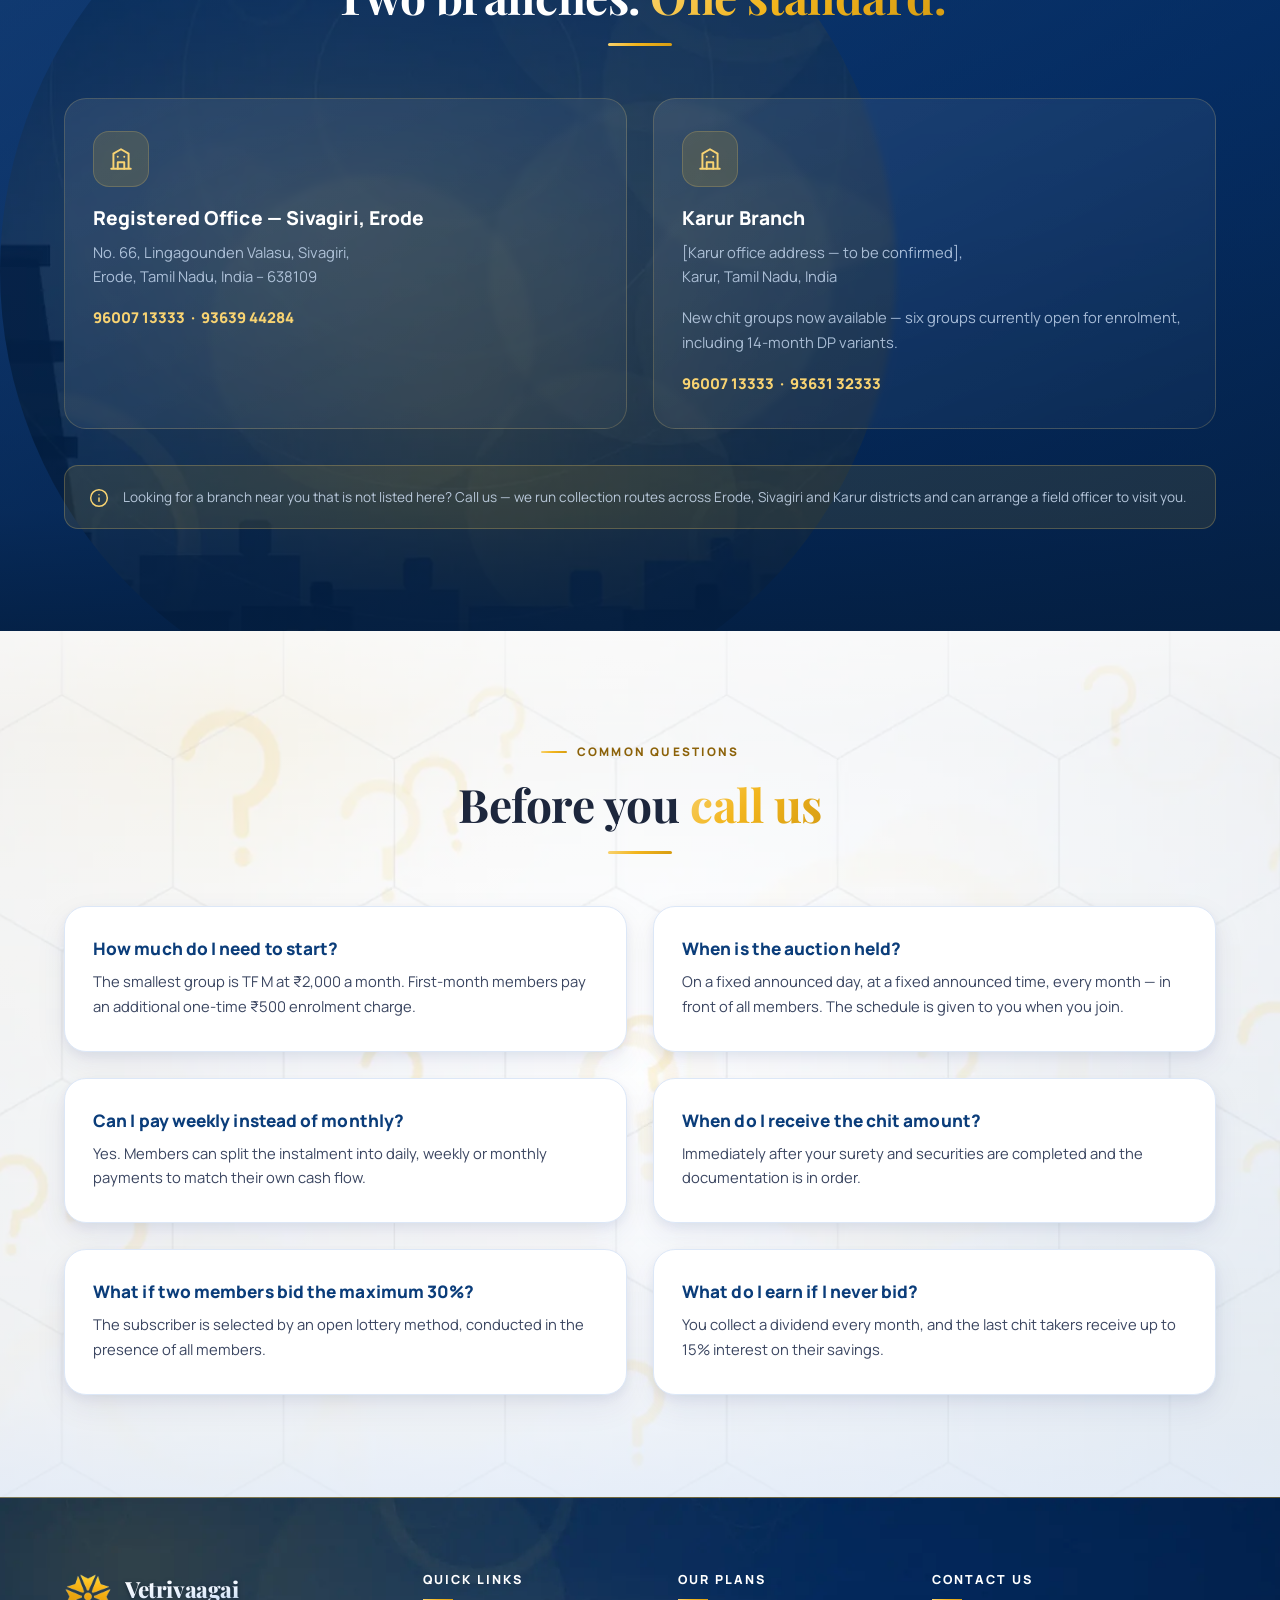
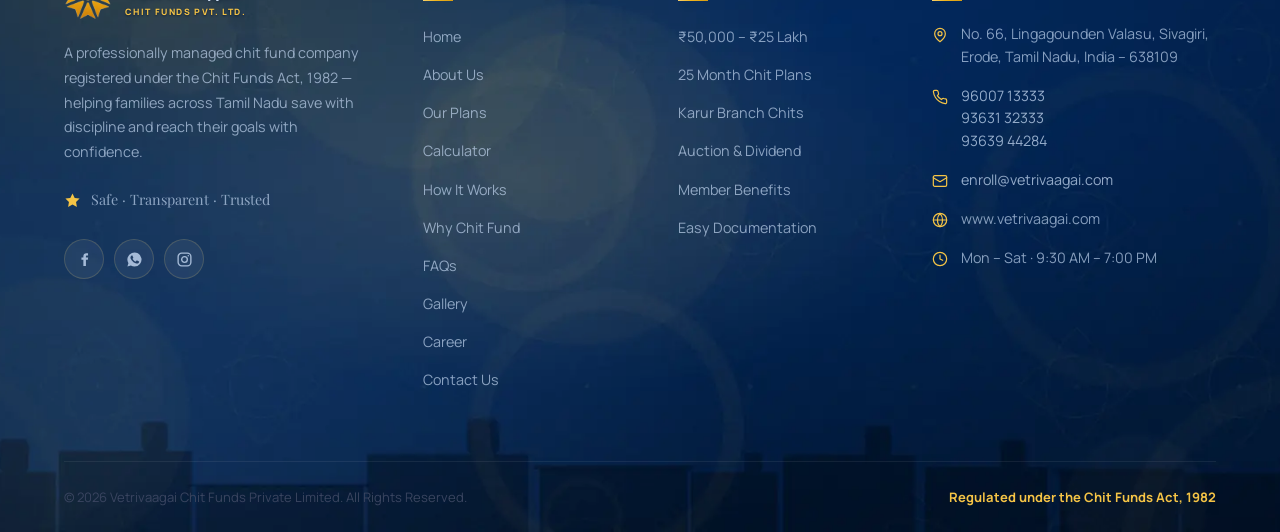
<file: contact.html>
<!DOCTYPE html>
<html lang="en">
<head>
<meta charset="UTF-8">
<meta name="viewport" content="width=device-width, initial-scale=1.0">
<title>Contact Us | Vetrivaagai Chit Funds Private Limited</title>
<meta name="description" content="Contact Vetrivaagai Chit Funds Private Limited — No.66 Lingagounden Valasu, Sivagiri, Erode 638109. Call 96007 13333 or 93631 32333.">
<meta name="theme-color" content="#0B3D7A">
<meta property="og:title" content="Contact Us | Vetrivaagai Chit Funds Private Limited">
<meta property="og:description" content="Contact Vetrivaagai Chit Funds Private Limited — No.66 Lingagounden Valasu, Sivagiri, Erode 638109. Call 96007 13333 or 93631 32333.">
<meta property="og:type" content="website">
<link rel="icon" type="image/png" href="assets/img/logo-mark-192.png">
<link rel="apple-touch-icon" href="assets/img/logo-mark-192.png">
<link rel="preconnect" href="https://fonts.googleapis.com">
<link rel="preconnect" href="https://fonts.gstatic.com" crossorigin>
<link href="https://fonts.googleapis.com/css2?family=Playfair+Display:wght@500;600;700;800&family=Manrope:wght@400;500;600;700;800&family=Noto+Sans+Tamil:wght@400;600;700&display=swap" rel="stylesheet">
<link rel="stylesheet" href="assets/css/style.css">
</head>
<body>
<!-- ======================= HEADER ======================= -->
<header class="header">
  <div class="header-inner">
    <a class="brand" href="index.html" aria-label="Vetrivaagai Chit Funds Private Limited home">
      <img src="assets/img/logo-mark-gold.png" alt="Vetrivaagai logo">
      <span class="brand-txt">
        <span class="brand-name">Vetrivaagai</span>
        <span class="brand-sub">Chit Funds Pvt. Ltd.</span>
      </span>
    </a>

    <nav class="nav" aria-label="Main navigation"><a href="index.html">Home</a><a href="about.html">About Us</a><a href="plans.html">Our Plans</a><a href="calculator.html">Calculator</a><a href="how-it-works.html">How It Works</a><div class="nav-item"><a href="benefits.html" class="nav-trig">Why Chit Fund<svg viewBox="0 0 24 24" fill="none" stroke="currentColor" stroke-width="2.4" stroke-linecap="round" stroke-linejoin="round" aria-hidden="true"><path d="m6 9 6 6 6-6"/></svg></a><div class="nav-panel"><a href="benefits.html">Why Chit Fund</a><a href="faqs.html">FAQs</a></div></div><a href="gallery.html">Gallery</a><a href="career.html">Career</a><a href="contact.html" class="active">Contact Us</a></nav>

    <div class="header-cta">
      <a class="hdr-phone" href="tel:+919600713333"><svg viewBox="0 0 24 24" fill="none" stroke="currentColor" stroke-width="1.8" stroke-linecap="round" stroke-linejoin="round" aria-hidden="true"><path d="M22 16.9v3a2 2 0 0 1-2.2 2 19.8 19.8 0 0 1-8.6-3.1 19.5 19.5 0 0 1-6-6A19.8 19.8 0 0 1 2.1 4.2 2 2 0 0 1 4.1 2h3a2 2 0 0 1 2 1.7c.1 1 .4 1.9.7 2.8a2 2 0 0 1-.5 2.1L8.1 9.9a16 16 0 0 0 6 6l1.3-1.3a2 2 0 0 1 2.1-.4c.9.3 1.8.6 2.8.7a2 2 0 0 1 1.7 2Z"/></svg><span>96007 13333</span></a>
      <a class="btn btn-gold btn-sm" href="contact.html">Join a Chit</a>
      <button class="burger" aria-label="Open menu" aria-expanded="false"><span></span><span></span><span></span></button>
    </div>
  </div>
</header>

<div class="scrim"></div>
<aside class="drawer" aria-label="Mobile navigation">
  <a href="index.html">Home</a><a href="about.html">About Us</a><a href="plans.html">Our Plans</a><a href="calculator.html">Calculator</a><a href="how-it-works.html">How It Works</a><a href="benefits.html">Why Chit Fund</a><a href="faqs.html" class="drawer-sub">FAQs</a><a href="gallery.html">Gallery</a><a href="career.html">Career</a><a href="contact.html" class="active">Contact Us</a>
  <a class="btn btn-gold" href="contact.html">Join a Chit Today</a>
  <a class="btn btn-ghost" href="tel:+919600713333">Call 96007 13333</a>
</aside>

<!-- ======================= PAGE TOP OFFSET ======================= -->
<div class="page-offset"><h1 class="sr-only">Contact Us</h1></div>


<!-- ======================= CONTACT ======================= -->
<section class="section has-bg bg-contact contact-page">
  <div class="wrap">
    <div class="split">

      <div class="rv">
        <span class="eyebrow">Send An Enquiry</span>
        <h2>Tell us your goal &mdash;<br>we'll suggest the <span class="gold-text">group</span></h2>
        <div class="rule" style="margin-bottom:30px"></div>

        <div class="form-card form-premium">
          <form id="enquiryForm" novalidate>
            <div class="f-row">
              <div class="field">
                <label for="fname">Full Name <i>*</i></label>
                <input type="text" id="fname" name="fname" placeholder="Your name" required>
              </div>
              <div class="field">
                <label for="fphone">Mobile Number <i>*</i></label>
                <input type="tel" id="fphone" name="fphone" placeholder="10-digit mobile"
                       pattern="[0-9+ ]{10,15}" required>
              </div>
            </div>

            <div class="f-row">
              <div class="field">
                <label for="femail">Email Address</label>
                <input type="email" id="femail" name="femail" placeholder="you@example.com">
              </div>
              <div class="field">
                <label for="fcity">City / Town</label>
                <input type="text" id="fcity" name="fcity" placeholder="Erode, Karur&hellip;">
              </div>
            </div>

            <div class="field">
              <label for="fplan">Which plan are you interested in?</label>
              <select id="fplan" name="fplan">
                <option value="">Not sure yet &mdash; please advise</option>
                <option value="TF M">TF M &mdash; &#8377;2,000/month &middot; &#8377;50,000 chit value</option><option value="TF A">TF A &mdash; &#8377;3,000/month &middot; &#8377;75,000 chit value</option><option value="TF P">TF P &mdash; &#8377;4,000/month &middot; &#8377;1,00,000 chit value</option><option value="TF S">TF S &mdash; &#8377;6,000/month &middot; &#8377;1,50,000 chit value</option><option value="TF R">TF R &mdash; &#8377;8,000/month &middot; &#8377;2,00,000 chit value</option><option value="TF T">TF T &mdash; &#8377;10,000/month &middot; &#8377;2,50,000 chit value</option><option value="TF X">TF X &mdash; &#8377;20,000/month &middot; &#8377;5,00,000 chit value</option><option value="TF I">TF I &mdash; &#8377;40,000/month &middot; &#8377;10,00,000 chit value</option><option value="TF V">TF V &mdash; &#8377;1,00,000/month &middot; &#8377;25,00,000 chit value</option>
              </select>
            </div>

            <div class="field">
              <label for="fgoal">What are you saving for?</label>
              <select id="fgoal" name="fgoal">
                <option value="">Select a goal</option>
                <option>Savings / investment</option>
                <option>Education</option>
                <option>Marriage</option>
                <option>Business or working capital</option>
                <option>Medical</option>
                <option>Vehicle purchase</option>
                <option>Home / property</option>
                <option>Travel</option>
                <option>Other</option>
              </select>
            </div>

            <div class="field">
              <label for="fmsg">Your Message</label>
              <textarea id="fmsg" name="fmsg" placeholder="Tell us anything else that would help us advise you&hellip;"></textarea>
            </div>

            <button type="submit" class="btn btn-gold" style="width:100%"><svg viewBox="0 0 24 24" fill="currentColor" aria-hidden="true"><path d="M17.5 14.4c-.3-.2-1.7-.9-2-1-.3-.1-.5-.1-.7.1-.2.3-.7 1-.9 1.2-.2.2-.3.2-.6.1-.3-.2-1.2-.5-2.3-1.5-.9-.8-1.4-1.7-1.6-2-.2-.3 0-.5.1-.6l.5-.5c.1-.2.2-.3.3-.5v-.5c-.1-.2-.7-1.6-.9-2.2-.3-.6-.5-.5-.7-.5h-.6c-.2 0-.5.1-.8.4-.3.3-1 1-1 2.4s1.1 2.8 1.2 3c.2.2 2.1 3.3 5.2 4.6.7.3 1.3.5 1.7.6.7.2 1.4.2 1.9.1.6-.1 1.7-.7 2-1.4.2-.7.2-1.2.2-1.4-.1-.1-.3-.2-.6-.3M12 22a10 10 0 0 1-5.1-1.4L2 22l1.4-4.8A10 10 0 1 1 12 22Z"/></svg> Send via WhatsApp</button>

            <div class="form-msg" id="formMsg"><svg viewBox="0 0 24 24" fill="none" stroke="currentColor" stroke-width="1.8" stroke-linecap="round" stroke-linejoin="round" aria-hidden="true"><path d="m5 13 4 4L19 7"/></svg>
              <span>Opening WhatsApp with your enquiry&hellip; just tap Send there. Our team will reply shortly.</span>
            </div>

            <p class="note-sm">Your details open in WhatsApp as a ready-to-send message to our team.
              Prefer to talk? Call
              <a href="tel:+919600713333" style="color:var(--gd-700);font-weight:800">96007 13333</a>.</p>
          </form>
        </div>
      </div>

      <div class="rv rv-d1">
        <span class="eyebrow">Reach Us Directly</span>
        <h2>Contact <span class="gold-text">details</span></h2>
        <div class="rule" style="margin-bottom:30px"></div>

        <div class="cinfo">
          <div class="cinfo-item">
            <div class="ic"><svg viewBox="0 0 24 24" fill="none" stroke="currentColor" stroke-width="1.8" stroke-linecap="round" stroke-linejoin="round" aria-hidden="true"><path d="M20 10c0 6-8 12-8 12s-8-6-8-12a8 8 0 0 1 16 0Z"/><circle cx="12" cy="10" r="3"/></svg></div>
            <div>
              <h4>Registered Office</h4>
              <p>No. 66, Lingagounden Valasu, Sivagiri,<br>Erode, Tamil Nadu, India &ndash; 638109</p>
            </div>
          </div>

          <div class="cinfo-item">
            <div class="ic"><svg viewBox="0 0 24 24" fill="none" stroke="currentColor" stroke-width="1.8" stroke-linecap="round" stroke-linejoin="round" aria-hidden="true"><path d="M22 16.9v3a2 2 0 0 1-2.2 2 19.8 19.8 0 0 1-8.6-3.1 19.5 19.5 0 0 1-6-6A19.8 19.8 0 0 1 2.1 4.2 2 2 0 0 1 4.1 2h3a2 2 0 0 1 2 1.7c.1 1 .4 1.9.7 2.8a2 2 0 0 1-.5 2.1L8.1 9.9a16 16 0 0 0 6 6l1.3-1.3a2 2 0 0 1 2.1-.4c.9.3 1.8.6 2.8.7a2 2 0 0 1 1.7 2Z"/></svg></div>
            <div>
              <h4>Call Us</h4>
              <a href="tel:+919600713333"><b>96007 13333</b></a>
              <a href="tel:+919363132333"><b>93631 32333</b></a>
              <a href="tel:+919363944284"><b>93639 44284</b></a>
              <a href="tel:+918838576767"><b>88385 76767</b></a>
            </div>
          </div>

          <div class="cinfo-item">
            <div class="ic"><svg viewBox="0 0 24 24" fill="currentColor" aria-hidden="true"><path d="M17.5 14.4c-.3-.2-1.7-.9-2-1-.3-.1-.5-.1-.7.1-.2.3-.7 1-.9 1.2-.2.2-.3.2-.6.1-.3-.2-1.2-.5-2.3-1.5-.9-.8-1.4-1.7-1.6-2-.2-.3 0-.5.1-.6l.5-.5c.1-.2.2-.3.3-.5v-.5c-.1-.2-.7-1.6-.9-2.2-.3-.6-.5-.5-.7-.5h-.6c-.2 0-.5.1-.8.4-.3.3-1 1-1 2.4s1.1 2.8 1.2 3c.2.2 2.1 3.3 5.2 4.6.7.3 1.3.5 1.7.6.7.2 1.4.2 1.9.1.6-.1 1.7-.7 2-1.4.2-.7.2-1.2.2-1.4-.1-.1-.3-.2-.6-.3M12 22a10 10 0 0 1-5.1-1.4L2 22l1.4-4.8A10 10 0 1 1 12 22Z"/></svg></div>
            <div>
              <h4>WhatsApp</h4>
              <a href="https://wa.me/919600713333"><b>Chat with us on WhatsApp</b></a>
              <p style="font-size:.83rem;color:var(--muted)">Fastest way to get plan details</p>
            </div>
          </div>

          <div class="cinfo-item">
            <div class="ic"><svg viewBox="0 0 24 24" fill="none" stroke="currentColor" stroke-width="1.8" stroke-linecap="round" stroke-linejoin="round" aria-hidden="true"><rect x="2" y="4" width="20" height="16" rx="2"/><path d="m2 7 10 6 10-6"/></svg></div>
            <div>
              <h4>Email Us</h4>
              <a href="mailto:enroll@vetrivaagai.com"><b>enroll@vetrivaagai.com</b></a>
              <p style="font-size:.83rem;color:var(--muted)">Enrolment, plan details &amp; support</p>
            </div>
          </div>

          <div class="cinfo-item">
            <div class="ic"><svg viewBox="0 0 24 24" fill="none" stroke="currentColor" stroke-width="1.8" stroke-linecap="round" stroke-linejoin="round" aria-hidden="true"><circle cx="12" cy="12" r="10"/><path d="M2 12h20M12 2a15 15 0 0 1 0 20 15 15 0 0 1 0-20Z"/></svg></div>
            <div>
              <h4>Website</h4>
              <p><b>www.vetrivaagai.com</b></p>
            </div>
          </div>

          <div class="cinfo-item">
            <div class="ic"><svg viewBox="0 0 24 24" fill="none" stroke="currentColor" stroke-width="1.8" stroke-linecap="round" stroke-linejoin="round" aria-hidden="true"><circle cx="12" cy="12" r="10"/><path d="M12 6v6l4 2"/></svg></div>
            <div>
              <h4>Office Hours</h4>
              <p>Monday &ndash; Saturday<br><b>9:30 AM &ndash; 7:00 PM</b><br>
                 <span style="font-size:.83rem;color:var(--muted)">Sunday closed &middot; Auction days announced monthly</span></p>
            </div>
          </div>

          <div class="cinfo-item">
            <div class="ic"><svg viewBox="0 0 24 24" fill="none" stroke="currentColor" stroke-width="1.8" stroke-linecap="round" stroke-linejoin="round" aria-hidden="true"><path d="M12 22s8-4 8-10V5l-8-3-8 3v7c0 6 8 10 8 10Z"/><path d="m9 12 2 2 4-4"/></svg></div>
            <div>
              <h4>Registration</h4>
              <p>Registered and regulated under the<br><b>Chit Funds Act, 1982</b></p>
            </div>
          </div>
        </div>

        <div class="btn-row" style="margin-top:28px">
          <a class="btn btn-gold" href="tel:+919600713333"><svg viewBox="0 0 24 24" fill="none" stroke="currentColor" stroke-width="1.8" stroke-linecap="round" stroke-linejoin="round" aria-hidden="true"><path d="M22 16.9v3a2 2 0 0 1-2.2 2 19.8 19.8 0 0 1-8.6-3.1 19.5 19.5 0 0 1-6-6A19.8 19.8 0 0 1 2.1 4.2 2 2 0 0 1 4.1 2h3a2 2 0 0 1 2 1.7c.1 1 .4 1.9.7 2.8a2 2 0 0 1-.5 2.1L8.1 9.9a16 16 0 0 0 6 6l1.3-1.3a2 2 0 0 1 2.1-.4c.9.3 1.8.6 2.8.7a2 2 0 0 1 1.7 2Z"/></svg> Call Now</a>
          <a class="btn btn-ghost" href="https://wa.me/919600713333">WhatsApp Us</a>
          <a class="btn btn-ghost" href="mailto:enroll@vetrivaagai.com">Email Us</a>
        </div>
      </div>

    </div>
  </div>
</section>

<!-- ======================= BRANCH BAND ======================= -->
<section class="section section-dark has-bg bg-branch">
  <div class="wrap">
    <div class="head center rv">
      <span class="eyebrow">Branch Network</span>
      <h2>Two branches. <span class="gold-text">One standard.</span></h2>
      <div class="rule"></div>
    </div>

    <div class="grid g-2">
      <article class="card card-dark rv">
        <div class="ic"><svg viewBox="0 0 24 24" fill="none" stroke="currentColor" stroke-width="1.8" stroke-linecap="round" stroke-linejoin="round" aria-hidden="true"><path d="M3 21h18M5 21V7l7-4 7 4v14"/><path d="M9 21v-6h6v6M9 10h.01M15 10h.01"/></svg></div>
        <h4 style="font-size:1.2rem">Registered Office &mdash; Sivagiri, Erode</h4>
        <p style="margin-bottom:16px">No. 66, Lingagounden Valasu, Sivagiri,<br>Erode, Tamil Nadu, India &ndash; 638109</p>
        <p style="color:var(--gd-300);font-weight:800">96007 13333 &nbsp;&middot;&nbsp; 93639 44284</p>
      </article>
      <article class="card card-dark rv rv-d1">
        <div class="ic"><svg viewBox="0 0 24 24" fill="none" stroke="currentColor" stroke-width="1.8" stroke-linecap="round" stroke-linejoin="round" aria-hidden="true"><path d="M3 21h18M5 21V7l7-4 7 4v14"/><path d="M9 21v-6h6v6M9 10h.01M15 10h.01"/></svg></div>
        <h4 style="font-size:1.2rem">Karur Branch</h4>
        <p style="margin-bottom:16px">[Karur office address &mdash; to be confirmed],<br>Karur, Tamil Nadu, India</p>
        <p style="margin-bottom:16px">New chit groups now available &mdash; six groups currently open
          for enrolment, including 14-month DP variants.</p>
        <p style="color:var(--gd-300);font-weight:800">96007 13333 &nbsp;&middot;&nbsp; 93631 32333</p>
      </article>
    </div>

    <div class="tbl-note rv" style="margin-top:36px;background:rgba(242,181,29,.1);border-color:rgba(248,211,114,.24);color:rgba(213,229,250,.82)">
      <svg viewBox="0 0 24 24" fill="none" stroke="currentColor" stroke-width="1.8" stroke-linecap="round" stroke-linejoin="round" aria-hidden="true"><circle cx="12" cy="12" r="10"/><path d="M12 16v-4M12 8h.01"/></svg><span>Looking for a branch near you that is not listed here? Call us &mdash; we run
      collection routes across Erode, Sivagiri and Karur districts and can arrange a field officer
      to visit you.</span>
    </div>
  </div>
</section>

<!-- ======================= FAQ ======================= -->
<section class="section has-bg bg-faq">
  <div class="wrap">
    <div class="head center rv">
      <span class="eyebrow">Common Questions</span>
      <h2>Before you <span class="gold-text">call us</span></h2>
      <div class="rule"></div>
    </div>

    <div class="grid g-2">
      <article class="card rv">
        <h4>How much do I need to start?</h4>
        <p>The smallest group is TF M at &#8377;2,000 a month. First-month members pay an additional
           one-time &#8377;500 enrolment charge.</p>
      </article>
      <article class="card rv rv-d1">
        <h4>When is the auction held?</h4>
        <p>On a fixed announced day, at a fixed announced time, every month &mdash; in front of all
           members. The schedule is given to you when you join.</p>
      </article>
      <article class="card rv">
        <h4>Can I pay weekly instead of monthly?</h4>
        <p>Yes. Members can split the instalment into daily, weekly or monthly payments to match
           their own cash flow.</p>
      </article>
      <article class="card rv rv-d1">
        <h4>When do I receive the chit amount?</h4>
        <p>Immediately after your surety and securities are completed and the documentation
           is in order.</p>
      </article>
      <article class="card rv">
        <h4>What if two members bid the maximum 30%?</h4>
        <p>The subscriber is selected by an open lottery method, conducted in the presence of
           all members.</p>
      </article>
      <article class="card rv rv-d1">
        <h4>What do I earn if I never bid?</h4>
        <p>You collect a dividend every month, and the last chit takers receive up to 15% interest
           on their savings.</p>
      </article>
    </div>
  </div>
</section>
<!-- ======================= FOOTER ======================= -->
<footer class="footer">
  <div class="wrap">
    <div class="f-grid">

      <div class="f-col">
        <div class="f-brand">
          <img src="assets/img/logo-mark-gold.png" alt="Vetrivaagai logo">
          <span class="brand-txt">
            <span class="brand-name">Vetrivaagai</span>
            <span class="brand-sub">Chit Funds Pvt. Ltd.</span>
          </span>
        </div>
        <p class="f-about">A professionally managed chit fund company registered under the
          Chit Funds Act, 1982 &mdash; helping families across Tamil Nadu save with discipline
          and reach their goals with confidence.</p>
        <p class="f-tag"><svg viewBox="0 0 24 24" fill="currentColor" aria-hidden="true"><path d="m12 2 3.1 6.3 6.9 1-5 4.9 1.2 6.8L12 17.8 5.8 21l1.2-6.8-5-4.9 6.9-1L12 2Z"/></svg> Safe &middot; Transparent &middot; Trusted</p>
        <div class="socials">
          <a href="https://www.facebook.com/share/1EwmDqsweS/" target="_blank" rel="noopener noreferrer" aria-label="Vetrivaagai on Facebook"><svg viewBox="0 0 24 24" fill="currentColor" aria-hidden="true"><path d="M14 9V7.5c0-.8.2-1.2 1.4-1.2H17V3.2c-.3 0-1.3-.1-2.4-.1-2.5 0-4.2 1.5-4.2 4.3V9H7.7v3.5h2.7V21H14v-8.5h2.7l.4-3.5H14Z"/></svg></a>
          <a href="https://wa.me/919600713333" target="_blank" rel="noopener noreferrer" aria-label="Vetrivaagai on WhatsApp"><svg viewBox="0 0 24 24" fill="currentColor" aria-hidden="true"><path d="M17.5 14.4c-.3-.2-1.7-.9-2-1-.3-.1-.5-.1-.7.1-.2.3-.7 1-.9 1.2-.2.2-.3.2-.6.1-.3-.2-1.2-.5-2.3-1.5-.9-.8-1.4-1.7-1.6-2-.2-.3 0-.5.1-.6l.5-.5c.1-.2.2-.3.3-.5v-.5c-.1-.2-.7-1.6-.9-2.2-.3-.6-.5-.5-.7-.5h-.6c-.2 0-.5.1-.8.4-.3.3-1 1-1 2.4s1.1 2.8 1.2 3c.2.2 2.1 3.3 5.2 4.6.7.3 1.3.5 1.7.6.7.2 1.4.2 1.9.1.6-.1 1.7-.7 2-1.4.2-.7.2-1.2.2-1.4-.1-.1-.3-.2-.6-.3M12 22a10 10 0 0 1-5.1-1.4L2 22l1.4-4.8A10 10 0 1 1 12 22Z"/></svg></a>
          <a href="https://www.instagram.com/vetrivaagai_chit_funds/" target="_blank" rel="noopener noreferrer" aria-label="Vetrivaagai on Instagram"><svg viewBox="0 0 24 24" fill="none" stroke="currentColor" stroke-width="1.9" aria-hidden="true"><rect x="3" y="3" width="18" height="18" rx="5"/><circle cx="12" cy="12" r="4"/><circle cx="17.3" cy="6.7" r="1.1" fill="currentColor" stroke="none"/></svg></a>
        </div>
      </div>

      <div class="f-col">
        <h4>Quick Links</h4>
        <ul><li><a href="index.html">Home</a></li><li><a href="about.html">About Us</a></li><li><a href="plans.html">Our Plans</a></li><li><a href="calculator.html">Calculator</a></li><li><a href="how-it-works.html">How It Works</a></li><li><a href="benefits.html">Why Chit Fund</a></li><li><a href="faqs.html">FAQs</a></li><li><a href="gallery.html">Gallery</a></li><li><a href="career.html">Career</a></li><li><a href="contact.html">Contact Us</a></li></ul>
      </div>

      <div class="f-col">
        <h4>Our Plans</h4>
        <ul>
          <li><a href="plans.html">&#8377;50,000 &ndash; &#8377;25 Lakh</a></li>
          <li><a href="plans.html">25 Month Chit Plans</a></li>
          <li><a href="plans.html#karur">Karur Branch Chits</a></li>
          <li><a href="how-it-works.html">Auction &amp; Dividend</a></li>
          <li><a href="benefits.html">Member Benefits</a></li>
          <li><a href="contact.html">Easy Documentation</a></li>
        </ul>
      </div>

      <div class="f-col">
        <h4>Contact Us</h4>
        <ul class="f-contact">
          <li><svg viewBox="0 0 24 24" fill="none" stroke="currentColor" stroke-width="1.8" stroke-linecap="round" stroke-linejoin="round" aria-hidden="true"><path d="M20 10c0 6-8 12-8 12s-8-6-8-12a8 8 0 0 1 16 0Z"/><circle cx="12" cy="10" r="3"/></svg><span>No. 66, Lingagounden Valasu, Sivagiri,<br>Erode, Tamil Nadu, India &ndash; 638109</span></li>
          <li><svg viewBox="0 0 24 24" fill="none" stroke="currentColor" stroke-width="1.8" stroke-linecap="round" stroke-linejoin="round" aria-hidden="true"><path d="M22 16.9v3a2 2 0 0 1-2.2 2 19.8 19.8 0 0 1-8.6-3.1 19.5 19.5 0 0 1-6-6A19.8 19.8 0 0 1 2.1 4.2 2 2 0 0 1 4.1 2h3a2 2 0 0 1 2 1.7c.1 1 .4 1.9.7 2.8a2 2 0 0 1-.5 2.1L8.1 9.9a16 16 0 0 0 6 6l1.3-1.3a2 2 0 0 1 2.1-.4c.9.3 1.8.6 2.8.7a2 2 0 0 1 1.7 2Z"/></svg><span><a href="tel:+919600713333">96007 13333</a><br><a href="tel:+919363132333">93631 32333</a><br><a href="tel:+919363944284">93639 44284</a></span></li>
          <li><svg viewBox="0 0 24 24" fill="none" stroke="currentColor" stroke-width="1.8" stroke-linecap="round" stroke-linejoin="round" aria-hidden="true"><rect x="2" y="4" width="20" height="16" rx="2"/><path d="m2 7 10 6 10-6"/></svg><span><a href="mailto:enroll@vetrivaagai.com">enroll@vetrivaagai.com</a></span></li>
          <li><svg viewBox="0 0 24 24" fill="none" stroke="currentColor" stroke-width="1.8" stroke-linecap="round" stroke-linejoin="round" aria-hidden="true"><circle cx="12" cy="12" r="10"/><path d="M2 12h20M12 2a15 15 0 0 1 0 20 15 15 0 0 1 0-20Z"/></svg><span>www.vetrivaagai.com</span></li>
          <li><svg viewBox="0 0 24 24" fill="none" stroke="currentColor" stroke-width="1.8" stroke-linecap="round" stroke-linejoin="round" aria-hidden="true"><circle cx="12" cy="12" r="10"/><path d="M12 6v6l4 2"/></svg><span>Mon &ndash; Sat &middot; 9:30 AM &ndash; 7:00 PM</span></li>
        </ul>
      </div>

    </div>

    <div class="f-bar">
      <p>&copy; <span data-year></span> Vetrivaagai Chit Funds Private Limited. All Rights Reserved.</p>
      <div class="f-bar-r">
        <span>Regulated under the Chit Funds Act, 1982</span>
      </div>
    </div>
  </div>
</footer>

<!-- ======================= FLOATING ACTIONS ======================= -->
<div class="fabs">
  <button class="to-top" aria-label="Back to top"><svg viewBox="0 0 24 24" fill="none" stroke="currentColor" stroke-width="1.8" stroke-linecap="round" stroke-linejoin="round" aria-hidden="true"><path d="M12 19V5M5 12l7-7 7 7"/></svg></button>
  <a class="fab fab-wa" href="https://wa.me/919600713333" aria-label="Chat on WhatsApp"><svg viewBox="0 0 24 24" fill="currentColor" aria-hidden="true"><path d="M17.5 14.4c-.3-.2-1.7-.9-2-1-.3-.1-.5-.1-.7.1-.2.3-.7 1-.9 1.2-.2.2-.3.2-.6.1-.3-.2-1.2-.5-2.3-1.5-.9-.8-1.4-1.7-1.6-2-.2-.3 0-.5.1-.6l.5-.5c.1-.2.2-.3.3-.5v-.5c-.1-.2-.7-1.6-.9-2.2-.3-.6-.5-.5-.7-.5h-.6c-.2 0-.5.1-.8.4-.3.3-1 1-1 2.4s1.1 2.8 1.2 3c.2.2 2.1 3.3 5.2 4.6.7.3 1.3.5 1.7.6.7.2 1.4.2 1.9.1.6-.1 1.7-.7 2-1.4.2-.7.2-1.2.2-1.4-.1-.1-.3-.2-.6-.3M12 22a10 10 0 0 1-5.1-1.4L2 22l1.4-4.8A10 10 0 1 1 12 22Z"/></svg></a>
  <a class="fab fab-call" href="tel:+919600713333" aria-label="Call us"><svg viewBox="0 0 24 24" fill="none" stroke="currentColor" stroke-width="1.8" stroke-linecap="round" stroke-linejoin="round" aria-hidden="true"><path d="M22 16.9v3a2 2 0 0 1-2.2 2 19.8 19.8 0 0 1-8.6-3.1 19.5 19.5 0 0 1-6-6A19.8 19.8 0 0 1 2.1 4.2 2 2 0 0 1 4.1 2h3a2 2 0 0 1 2 1.7c.1 1 .4 1.9.7 2.8a2 2 0 0 1-.5 2.1L8.1 9.9a16 16 0 0 0 6 6l1.3-1.3a2 2 0 0 1 2.1-.4c.9.3 1.8.6 2.8.7a2 2 0 0 1 1.7 2Z"/></svg></a>
</div>

<script src="assets/js/main.js"></script>
</body>
</html>
</file>
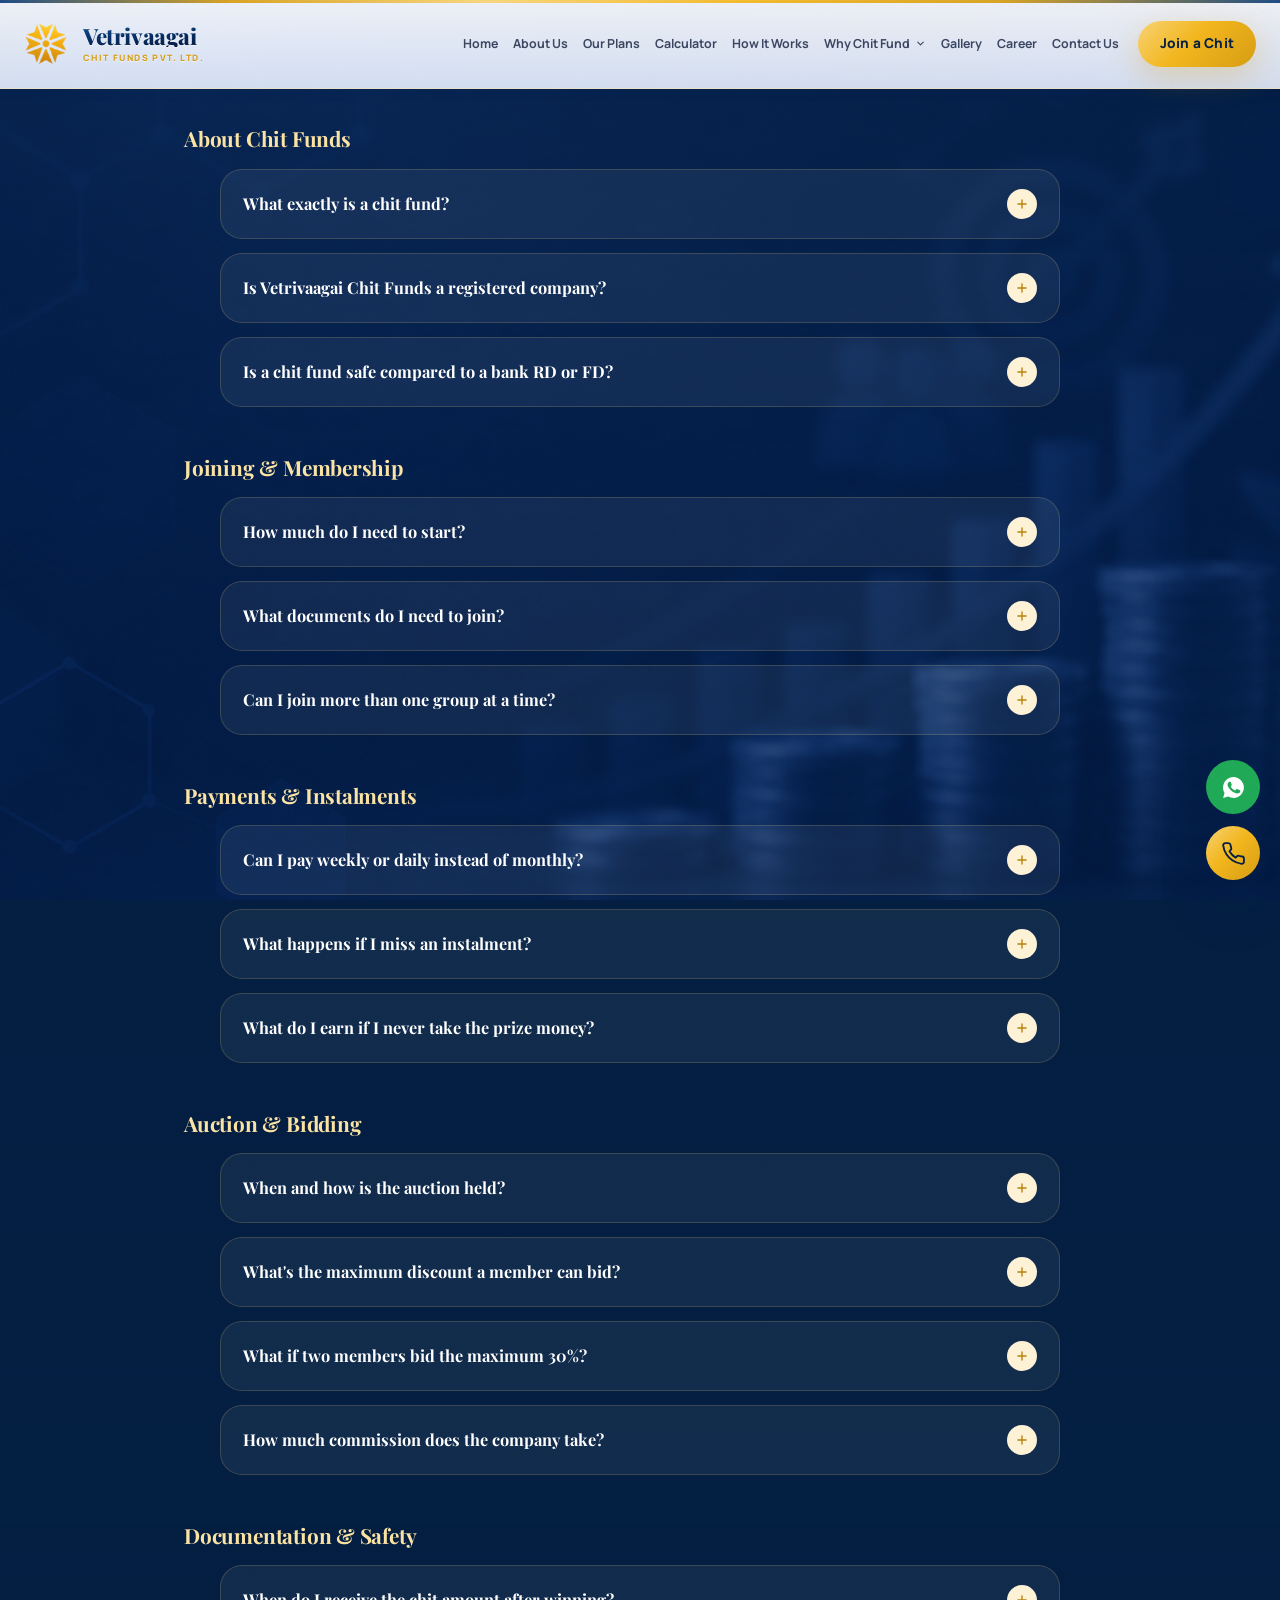
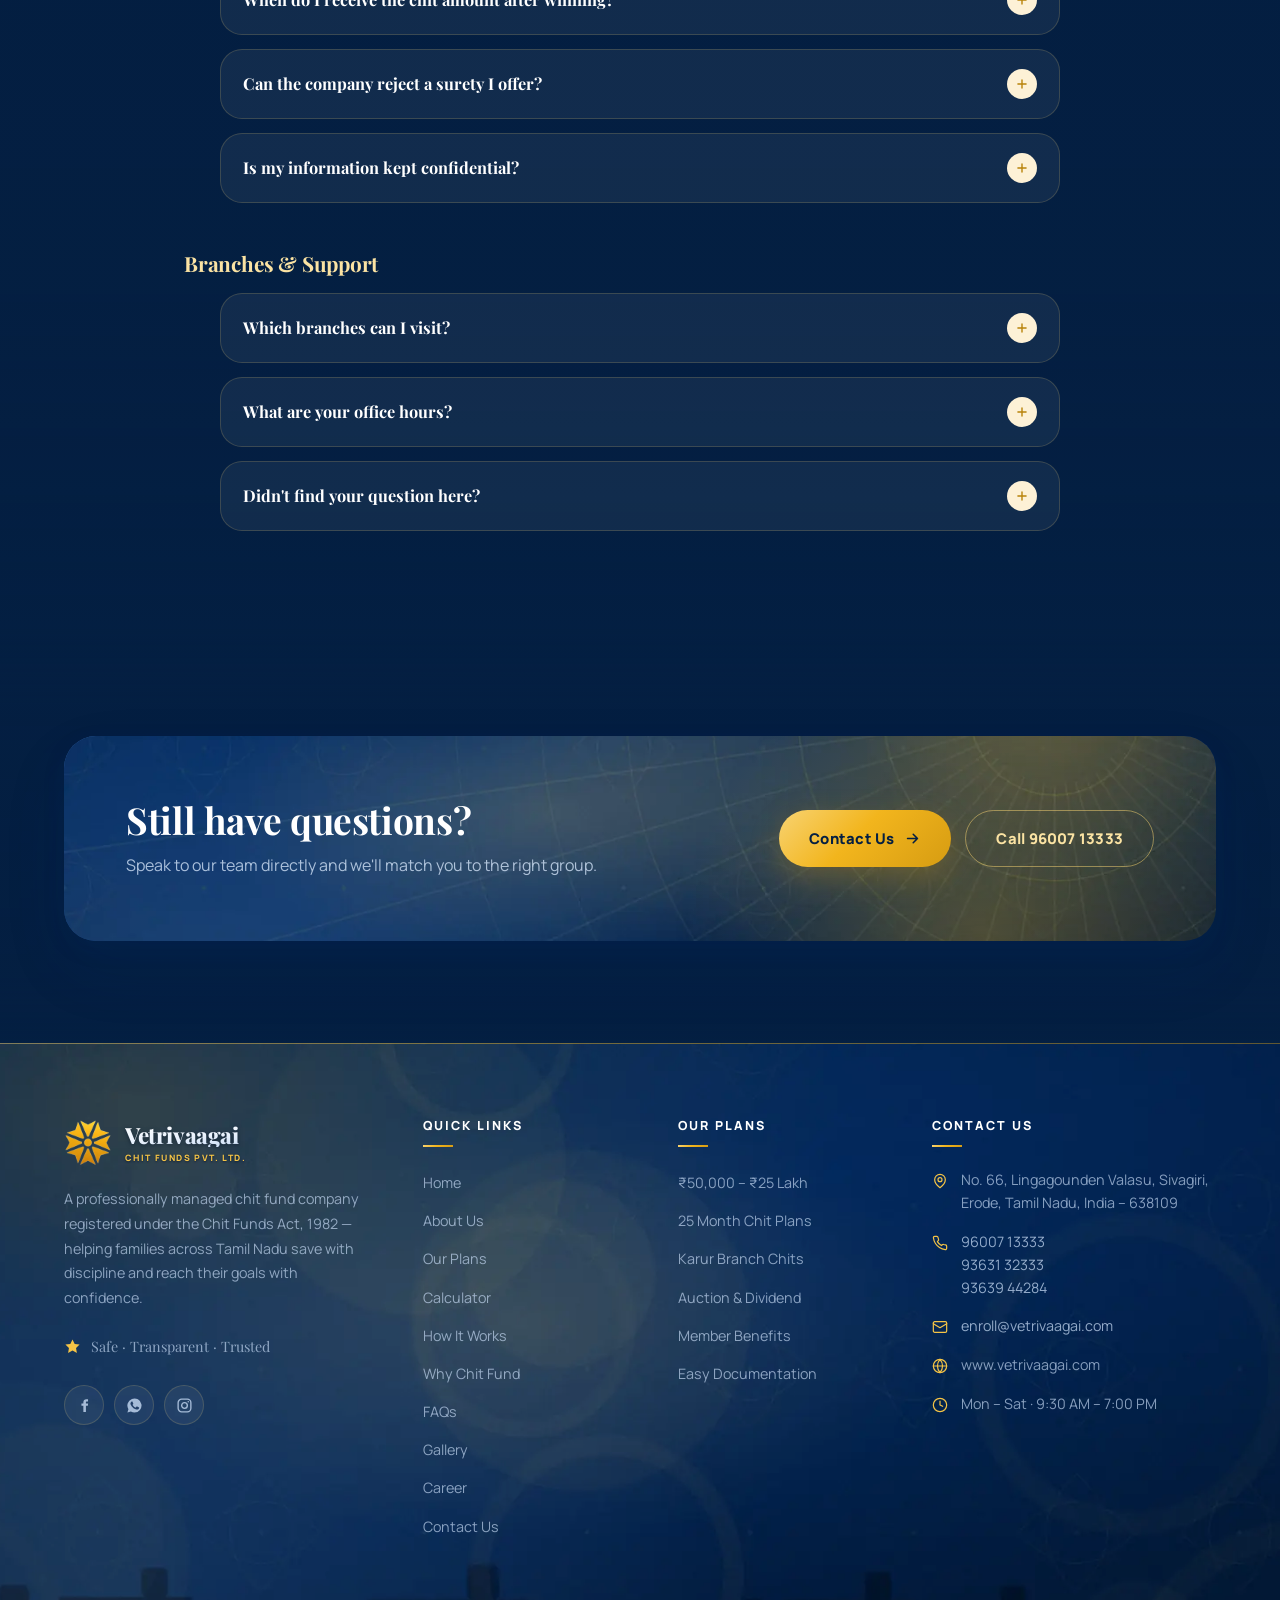
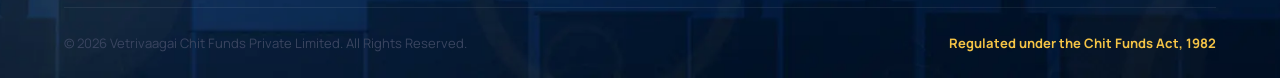
<file: faqs.html>
<!DOCTYPE html>
<html lang="en">
<head>
<meta charset="UTF-8">
<meta name="viewport" content="width=device-width, initial-scale=1.0">
<title>FAQs | Vetrivaagai Chit Funds Private Limited</title>
<meta name="description" content="Answers to common questions about joining, paying, bidding and the auction process at Vetrivaagai Chit Funds Private Limited.">
<meta name="theme-color" content="#0B3D7A">
<meta property="og:title" content="FAQs | Vetrivaagai Chit Funds Private Limited">
<meta property="og:description" content="Answers to common questions about joining, paying, bidding and the auction process at Vetrivaagai Chit Funds Private Limited.">
<meta property="og:type" content="website">
<link rel="icon" type="image/png" href="assets/img/logo-mark-192.png">
<link rel="apple-touch-icon" href="assets/img/logo-mark-192.png">
<link rel="preconnect" href="https://fonts.googleapis.com">
<link rel="preconnect" href="https://fonts.gstatic.com" crossorigin>
<link href="https://fonts.googleapis.com/css2?family=Playfair+Display:wght@500;600;700;800&family=Manrope:wght@400;500;600;700;800&family=Noto+Sans+Tamil:wght@400;600;700&display=swap" rel="stylesheet">
<link rel="stylesheet" href="assets/css/style.css">
</head>
<body class="page-wcf">
<!-- ======================= HEADER ======================= -->
<header class="header">
  <div class="header-inner">
    <a class="brand" href="index.html" aria-label="Vetrivaagai Chit Funds Private Limited home">
      <img src="assets/img/logo-mark-gold.png" alt="Vetrivaagai logo">
      <span class="brand-txt">
        <span class="brand-name">Vetrivaagai</span>
        <span class="brand-sub">Chit Funds Pvt. Ltd.</span>
      </span>
    </a>

    <nav class="nav" aria-label="Main navigation"><a href="index.html">Home</a><a href="about.html">About Us</a><a href="plans.html">Our Plans</a><a href="calculator.html">Calculator</a><a href="how-it-works.html">How It Works</a><div class="nav-item"><a href="benefits.html" class="nav-trig">Why Chit Fund<svg viewBox="0 0 24 24" fill="none" stroke="currentColor" stroke-width="2.4" stroke-linecap="round" stroke-linejoin="round" aria-hidden="true"><path d="m6 9 6 6 6-6"/></svg></a><div class="nav-panel"><a href="benefits.html">Why Chit Fund</a><a href="faqs.html" class="active">FAQs</a></div></div><a href="gallery.html">Gallery</a><a href="career.html">Career</a><a href="contact.html">Contact Us</a></nav>

    <div class="header-cta">
      <a class="hdr-phone" href="tel:+919600713333"><svg viewBox="0 0 24 24" fill="none" stroke="currentColor" stroke-width="1.8" stroke-linecap="round" stroke-linejoin="round" aria-hidden="true"><path d="M22 16.9v3a2 2 0 0 1-2.2 2 19.8 19.8 0 0 1-8.6-3.1 19.5 19.5 0 0 1-6-6A19.8 19.8 0 0 1 2.1 4.2 2 2 0 0 1 4.1 2h3a2 2 0 0 1 2 1.7c.1 1 .4 1.9.7 2.8a2 2 0 0 1-.5 2.1L8.1 9.9a16 16 0 0 0 6 6l1.3-1.3a2 2 0 0 1 2.1-.4c.9.3 1.8.6 2.8.7a2 2 0 0 1 1.7 2Z"/></svg><span>96007 13333</span></a>
      <a class="btn btn-gold btn-sm" href="contact.html">Join a Chit</a>
      <button class="burger" aria-label="Open menu" aria-expanded="false"><span></span><span></span><span></span></button>
    </div>
  </div>
</header>

<div class="scrim"></div>
<aside class="drawer" aria-label="Mobile navigation">
  <a href="index.html">Home</a><a href="about.html">About Us</a><a href="plans.html">Our Plans</a><a href="calculator.html">Calculator</a><a href="how-it-works.html">How It Works</a><a href="benefits.html">Why Chit Fund</a><a href="faqs.html" class="active drawer-sub">FAQs</a><a href="gallery.html">Gallery</a><a href="career.html">Career</a><a href="contact.html">Contact Us</a>
  <a class="btn btn-gold" href="contact.html">Join a Chit Today</a>
  <a class="btn btn-ghost" href="tel:+919600713333">Call 96007 13333</a>
</aside>

<!-- ======================= PAGE TOP OFFSET ======================= -->
<div class="page-offset"><h1 class="sr-only">Frequently Asked Questions</h1></div>

<!-- ======================= FAQ CONTENT ======================= -->
<section class="section section-dark has-bg bg-wcf">
  <div class="wrap" style="max-width:960px">

    <h3 class="faq-cat rv">About Chit Funds</h3>
    <div class="faq-list">
      <details class="faq-item rv">
        <summary>What exactly is a chit fund?<span class="faq-plus"><svg viewBox="0 0 24 24" fill="none" stroke="currentColor" stroke-linecap="round" stroke-linejoin="round" aria-hidden="true"><path d="M12 5v14M5 12h14"/></svg></span></summary>
        <div class="faq-a">A chit is a savings-and-borrowing group. A fixed number of members contribute a fixed
          instalment every month into a common pool. Each month the pool is auctioned among members, one
          member takes the prize money, and every other member earns a dividend. Everyone gets their turn
          once over the life of the group.</div>
      </details>
      <details class="faq-item rv">
        <summary>Is Vetrivaagai Chit Funds a registered company?<span class="faq-plus"><svg viewBox="0 0 24 24" fill="none" stroke="currentColor" stroke-linecap="round" stroke-linejoin="round" aria-hidden="true"><path d="M12 5v14M5 12h14"/></svg></span></summary>
        <div class="faq-a">Yes. We are Vetrivaagai Chit Funds Private Limited, registered and regulated under the
          Chit Funds Act, 1982, with our registered office in Sivagiri, Erode and a branch in Karur.</div>
      </details>
      <details class="faq-item rv">
        <summary>Is a chit fund safe compared to a bank RD or FD?<span class="faq-plus"><svg viewBox="0 0 24 24" fill="none" stroke="currentColor" stroke-linecap="round" stroke-linejoin="round" aria-hidden="true"><path d="M12 5v14M5 12h14"/></svg></span></summary>
        <div class="faq-a">A registered chit works under the same discipline as an RD, but adds two things a fixed
          deposit cannot: an option to access the full pooled amount early through the auction, and a monthly
          dividend paid to every member who doesn't take the prize that month. All auctions are open, held on a
          fixed announced day, in front of every member.</div>
      </details>
    </div>

    <h3 class="faq-cat rv">Joining &amp; Membership</h3>
    <div class="faq-list">
      <details class="faq-item rv">
        <summary>How much do I need to start?<span class="faq-plus"><svg viewBox="0 0 24 24" fill="none" stroke="currentColor" stroke-linecap="round" stroke-linejoin="round" aria-hidden="true"><path d="M12 5v14M5 12h14"/></svg></span></summary>
        <div class="faq-a">The smallest group is TF M at &#8377;2,000 a month (&#8377;50,000 chit value). First-month
          members pay an additional one-time &#8377;500 enrolment charge. Groups go up to TF V at &#8377;1,00,000 a
          month (&#8377;25,00,000 chit value), so you can pick a size that fits your budget.</div>
      </details>
      <details class="faq-item rv">
        <summary>What documents do I need to join?<span class="faq-plus"><svg viewBox="0 0 24 24" fill="none" stroke="currentColor" stroke-linecap="round" stroke-linejoin="round" aria-hidden="true"><path d="M12 5v14M5 12h14"/></svg></span></summary>
        <div class="faq-a">Just ID proof, address proof and the signed chit agreement. It's simple, and you keep a
          copy of everything you sign.</div>
      </details>
      <details class="faq-item rv">
        <summary>Can I join more than one group at a time?<span class="faq-plus"><svg viewBox="0 0 24 24" fill="none" stroke="currentColor" stroke-linecap="round" stroke-linejoin="round" aria-hidden="true"><path d="M12 5v14M5 12h14"/></svg></span></summary>
        <div class="faq-a">Yes. Many of our members run two or three groups of different sizes at the same time
          &mdash; one for a near-term goal and others as longer-term savings. Talk to our team and we'll help you
          plan a combination that matches your monthly cash flow.</div>
      </details>
    </div>

    <h3 class="faq-cat rv">Payments &amp; Instalments</h3>
    <div class="faq-list">
      <details class="faq-item rv">
        <summary>Can I pay weekly or daily instead of monthly?<span class="faq-plus"><svg viewBox="0 0 24 24" fill="none" stroke="currentColor" stroke-linecap="round" stroke-linejoin="round" aria-hidden="true"><path d="M12 5v14M5 12h14"/></svg></span></summary>
        <div class="faq-a">Yes. Members can split their instalment into daily, weekly or monthly payments to match
          their own cash flow, as long as the full instalment is cleared before the month's auction.</div>
      </details>
      <details class="faq-item rv">
        <summary>What happens if I miss an instalment?<span class="faq-plus"><svg viewBox="0 0 24 24" fill="none" stroke="currentColor" stroke-linecap="round" stroke-linejoin="round" aria-hidden="true"><path d="M12 5v14M5 12h14"/></svg></span></summary>
        <div class="faq-a">Only members who have paid their full instalment amount are permitted to participate in
          that month's auction. Our recovery &amp; collection team will follow up with you directly to help you
          catch up before the next auction date.</div>
      </details>
      <details class="faq-item rv">
        <summary>What do I earn if I never take the prize money?<span class="faq-plus"><svg viewBox="0 0 24 24" fill="none" stroke="currentColor" stroke-linecap="round" stroke-linejoin="round" aria-hidden="true"><path d="M12 5v14M5 12h14"/></svg></span></summary>
        <div class="faq-a">You collect a dividend every month the group runs, and members who hold out until the
          last few months typically earn the most &mdash; the surplus discount is shared out as it grows.</div>
      </details>
    </div>

    <h3 class="faq-cat rv">Auction &amp; Bidding</h3>
    <div class="faq-list">
      <details class="faq-item rv">
        <summary>When and how is the auction held?<span class="faq-plus"><svg viewBox="0 0 24 24" fill="none" stroke="currentColor" stroke-linecap="round" stroke-linejoin="round" aria-hidden="true"><path d="M12 5v14M5 12h14"/></svg></span></summary>
        <div class="faq-a">On a fixed announced day, at a fixed announced time, every month &mdash; in front of all
          members. The full schedule is handed to you when you join, so you always know when your group's
          auction falls.</div>
      </details>
      <details class="faq-item rv">
        <summary>What's the maximum discount a member can bid?<span class="faq-plus"><svg viewBox="0 0 24 24" fill="none" stroke="currentColor" stroke-linecap="round" stroke-linejoin="round" aria-hidden="true"><path d="M12 5v14M5 12h14"/></svg></span></summary>
        <div class="faq-a">30% of the chit value, on every group, every month. That cap protects the pool for
          members who are saving rather than borrowing.</div>
      </details>
      <details class="faq-item rv">
        <summary>What if two members bid the maximum 30%?<span class="faq-plus"><svg viewBox="0 0 24 24" fill="none" stroke="currentColor" stroke-linecap="round" stroke-linejoin="round" aria-hidden="true"><path d="M12 5v14M5 12h14"/></svg></span></summary>
        <div class="faq-a">The subscriber is selected by an open lottery method, conducted in front of all members
          present at the auction.</div>
      </details>
      <details class="faq-item rv">
        <summary>How much commission does the company take?<span class="faq-plus"><svg viewBox="0 0 24 24" fill="none" stroke="currentColor" stroke-linecap="round" stroke-linejoin="round" aria-hidden="true"><path d="M12 5v14M5 12h14"/></svg></span></summary>
        <div class="faq-a">A flat 5% foreman commission on the chit amount, deducted from the auction discount before
          the remaining dividend is divided among members. There are no hidden charges beyond this.</div>
      </details>
    </div>

    <h3 class="faq-cat rv">Documentation &amp; Safety</h3>
    <div class="faq-list">
      <details class="faq-item rv">
        <summary>When do I receive the chit amount after winning?<span class="faq-plus"><svg viewBox="0 0 24 24" fill="none" stroke="currentColor" stroke-linecap="round" stroke-linejoin="round" aria-hidden="true"><path d="M12 5v14M5 12h14"/></svg></span></summary>
        <div class="faq-a">Immediately after your surety and securities are completed and the documentation is in
          order. Our document &amp; verification team processes this promptly so winners aren't kept waiting.</div>
      </details>
      <details class="faq-item rv">
        <summary>Can the company reject a surety I offer?<span class="faq-plus"><svg viewBox="0 0 24 24" fill="none" stroke="currentColor" stroke-linecap="round" stroke-linejoin="round" aria-hidden="true"><path d="M12 5v14M5 12h14"/></svg></span></summary>
        <div class="faq-a">Yes. Management holds full authority to accept or reject a surety offered by a member, to
          protect the group and the other members' savings.</div>
      </details>
      <details class="faq-item rv">
        <summary>Is my information kept confidential?<span class="faq-plus"><svg viewBox="0 0 24 24" fill="none" stroke="currentColor" stroke-linecap="round" stroke-linejoin="round" aria-hidden="true"><path d="M12 5v14M5 12h14"/></svg></span></summary>
        <div class="faq-a">Yes. Your documents and payment records are used only for running your chit group and
          are not shared outside the company except where required by law or regulation.</div>
      </details>
    </div>

    <h3 class="faq-cat rv">Branches &amp; Support</h3>
    <div class="faq-list">
      <details class="faq-item rv">
        <summary>Which branches can I visit?<span class="faq-plus"><svg viewBox="0 0 24 24" fill="none" stroke="currentColor" stroke-linecap="round" stroke-linejoin="round" aria-hidden="true"><path d="M12 5v14M5 12h14"/></svg></span></summary>
        <div class="faq-a">Our registered office is in Sivagiri, Erode, and we run a Karur branch as well, with new
          groups opening there regularly. See our <a href="contact.html" style="color:var(--gd-700);font-weight:800">Contact Us</a> page for both addresses.</div>
      </details>
      <details class="faq-item rv">
        <summary>What are your office hours?<span class="faq-plus"><svg viewBox="0 0 24 24" fill="none" stroke="currentColor" stroke-linecap="round" stroke-linejoin="round" aria-hidden="true"><path d="M12 5v14M5 12h14"/></svg></span></summary>
        <div class="faq-a">Monday to Saturday, 9:30 AM &ndash; 7:00 PM. We're closed on Sundays, and auction days are
          announced monthly to each group.</div>
      </details>
      <details class="faq-item rv">
        <summary>Didn't find your question here?<span class="faq-plus"><svg viewBox="0 0 24 24" fill="none" stroke="currentColor" stroke-linecap="round" stroke-linejoin="round" aria-hidden="true"><path d="M12 5v14M5 12h14"/></svg></span></summary>
        <div class="faq-a">Call us on 96007 13333, message us on WhatsApp, or visit any branch &mdash; our team is
          happy to walk you through a live auction schedule and exactly what your monthly outgo would look like.</div>
      </details>
    </div>

  </div>
</section>

<!-- ======================= CTA ======================= -->
<section class="section section-dark has-bg bg-wcf">
  <div class="wrap">
    <div class="cta rv">
      <div>
        <h2>Still have questions?</h2>
        <p>Speak to our team directly and we'll match you to the right group.</p>
      </div>
      <div class="btn-row">
        <a class="btn btn-gold" href="contact.html">Contact Us <svg viewBox="0 0 24 24" fill="none" stroke="currentColor" stroke-width="1.8" stroke-linecap="round" stroke-linejoin="round" aria-hidden="true"><path d="M5 12h14M13 6l6 6-6 6"/></svg></a>
        <a class="btn btn-ghost" href="tel:+919600713333">Call 96007 13333</a>
      </div>
    </div>
  </div>
</section>

<!-- ======================= FOOTER ======================= -->
<footer class="footer">
  <div class="wrap">
    <div class="f-grid">

      <div class="f-col">
        <div class="f-brand">
          <img src="assets/img/logo-mark-gold.png" alt="Vetrivaagai logo">
          <span class="brand-txt">
            <span class="brand-name">Vetrivaagai</span>
            <span class="brand-sub">Chit Funds Pvt. Ltd.</span>
          </span>
        </div>
        <p class="f-about">A professionally managed chit fund company registered under the
          Chit Funds Act, 1982 &mdash; helping families across Tamil Nadu save with discipline
          and reach their goals with confidence.</p>
        <p class="f-tag"><svg viewBox="0 0 24 24" fill="currentColor" aria-hidden="true"><path d="m12 2 3.1 6.3 6.9 1-5 4.9 1.2 6.8L12 17.8 5.8 21l1.2-6.8-5-4.9 6.9-1L12 2Z"/></svg> Safe &middot; Transparent &middot; Trusted</p>
        <div class="socials">
          <a href="https://www.facebook.com/share/1EwmDqsweS/" target="_blank" rel="noopener noreferrer" aria-label="Vetrivaagai on Facebook"><svg viewBox="0 0 24 24" fill="currentColor" aria-hidden="true"><path d="M14 9V7.5c0-.8.2-1.2 1.4-1.2H17V3.2c-.3 0-1.3-.1-2.4-.1-2.5 0-4.2 1.5-4.2 4.3V9H7.7v3.5h2.7V21H14v-8.5h2.7l.4-3.5H14Z"/></svg></a>
          <a href="https://wa.me/919600713333" target="_blank" rel="noopener noreferrer" aria-label="Vetrivaagai on WhatsApp"><svg viewBox="0 0 24 24" fill="currentColor" aria-hidden="true"><path d="M17.5 14.4c-.3-.2-1.7-.9-2-1-.3-.1-.5-.1-.7.1-.2.3-.7 1-.9 1.2-.2.2-.3.2-.6.1-.3-.2-1.2-.5-2.3-1.5-.9-.8-1.4-1.7-1.6-2-.2-.3 0-.5.1-.6l.5-.5c.1-.2.2-.3.3-.5v-.5c-.1-.2-.7-1.6-.9-2.2-.3-.6-.5-.5-.7-.5h-.6c-.2 0-.5.1-.8.4-.3.3-1 1-1 2.4s1.1 2.8 1.2 3c.2.2 2.1 3.3 5.2 4.6.7.3 1.3.5 1.7.6.7.2 1.4.2 1.9.1.6-.1 1.7-.7 2-1.4.2-.7.2-1.2.2-1.4-.1-.1-.3-.2-.6-.3M12 22a10 10 0 0 1-5.1-1.4L2 22l1.4-4.8A10 10 0 1 1 12 22Z"/></svg></a>
          <a href="https://www.instagram.com/vetrivaagai_chit_funds/" target="_blank" rel="noopener noreferrer" aria-label="Vetrivaagai on Instagram"><svg viewBox="0 0 24 24" fill="none" stroke="currentColor" stroke-width="1.9" aria-hidden="true"><rect x="3" y="3" width="18" height="18" rx="5"/><circle cx="12" cy="12" r="4"/><circle cx="17.3" cy="6.7" r="1.1" fill="currentColor" stroke="none"/></svg></a>
        </div>
      </div>

      <div class="f-col">
        <h4>Quick Links</h4>
        <ul><li><a href="index.html">Home</a></li><li><a href="about.html">About Us</a></li><li><a href="plans.html">Our Plans</a></li><li><a href="calculator.html">Calculator</a></li><li><a href="how-it-works.html">How It Works</a></li><li><a href="benefits.html">Why Chit Fund</a></li><li><a href="faqs.html">FAQs</a></li><li><a href="gallery.html">Gallery</a></li><li><a href="career.html">Career</a></li><li><a href="contact.html">Contact Us</a></li></ul>
      </div>

      <div class="f-col">
        <h4>Our Plans</h4>
        <ul>
          <li><a href="plans.html">&#8377;50,000 &ndash; &#8377;25 Lakh</a></li>
          <li><a href="plans.html">25 Month Chit Plans</a></li>
          <li><a href="plans.html#karur">Karur Branch Chits</a></li>
          <li><a href="how-it-works.html">Auction &amp; Dividend</a></li>
          <li><a href="benefits.html">Member Benefits</a></li>
          <li><a href="contact.html">Easy Documentation</a></li>
        </ul>
      </div>

      <div class="f-col">
        <h4>Contact Us</h4>
        <ul class="f-contact">
          <li><svg viewBox="0 0 24 24" fill="none" stroke="currentColor" stroke-width="1.8" stroke-linecap="round" stroke-linejoin="round" aria-hidden="true"><path d="M20 10c0 6-8 12-8 12s-8-6-8-12a8 8 0 0 1 16 0Z"/><circle cx="12" cy="10" r="3"/></svg><span>No. 66, Lingagounden Valasu, Sivagiri,<br>Erode, Tamil Nadu, India &ndash; 638109</span></li>
          <li><svg viewBox="0 0 24 24" fill="none" stroke="currentColor" stroke-width="1.8" stroke-linecap="round" stroke-linejoin="round" aria-hidden="true"><path d="M22 16.9v3a2 2 0 0 1-2.2 2 19.8 19.8 0 0 1-8.6-3.1 19.5 19.5 0 0 1-6-6A19.8 19.8 0 0 1 2.1 4.2 2 2 0 0 1 4.1 2h3a2 2 0 0 1 2 1.7c.1 1 .4 1.9.7 2.8a2 2 0 0 1-.5 2.1L8.1 9.9a16 16 0 0 0 6 6l1.3-1.3a2 2 0 0 1 2.1-.4c.9.3 1.8.6 2.8.7a2 2 0 0 1 1.7 2Z"/></svg><span><a href="tel:+919600713333">96007 13333</a><br><a href="tel:+919363132333">93631 32333</a><br><a href="tel:+919363944284">93639 44284</a></span></li>
          <li><svg viewBox="0 0 24 24" fill="none" stroke="currentColor" stroke-width="1.8" stroke-linecap="round" stroke-linejoin="round" aria-hidden="true"><rect x="2" y="4" width="20" height="16" rx="2"/><path d="m2 7 10 6 10-6"/></svg><span><a href="mailto:enroll@vetrivaagai.com">enroll@vetrivaagai.com</a></span></li>
          <li><svg viewBox="0 0 24 24" fill="none" stroke="currentColor" stroke-width="1.8" stroke-linecap="round" stroke-linejoin="round" aria-hidden="true"><circle cx="12" cy="12" r="10"/><path d="M2 12h20M12 2a15 15 0 0 1 0 20 15 15 0 0 1 0-20Z"/></svg><span>www.vetrivaagai.com</span></li>
          <li><svg viewBox="0 0 24 24" fill="none" stroke="currentColor" stroke-width="1.8" stroke-linecap="round" stroke-linejoin="round" aria-hidden="true"><circle cx="12" cy="12" r="10"/><path d="M12 6v6l4 2"/></svg><span>Mon &ndash; Sat &middot; 9:30 AM &ndash; 7:00 PM</span></li>
        </ul>
      </div>

    </div>

    <div class="f-bar">
      <p>&copy; <span data-year></span> Vetrivaagai Chit Funds Private Limited. All Rights Reserved.</p>
      <div class="f-bar-r">
        <span>Regulated under the Chit Funds Act, 1982</span>
      </div>
    </div>
  </div>
</footer>

<!-- ======================= FLOATING ACTIONS ======================= -->
<div class="fabs">
  <button class="to-top" aria-label="Back to top"><svg viewBox="0 0 24 24" fill="none" stroke="currentColor" stroke-width="1.8" stroke-linecap="round" stroke-linejoin="round" aria-hidden="true"><path d="M12 19V5M5 12l7-7 7 7"/></svg></button>
  <a class="fab fab-wa" href="https://wa.me/919600713333" aria-label="Chat on WhatsApp"><svg viewBox="0 0 24 24" fill="currentColor" aria-hidden="true"><path d="M17.5 14.4c-.3-.2-1.7-.9-2-1-.3-.1-.5-.1-.7.1-.2.3-.7 1-.9 1.2-.2.2-.3.2-.6.1-.3-.2-1.2-.5-2.3-1.5-.9-.8-1.4-1.7-1.6-2-.2-.3 0-.5.1-.6l.5-.5c.1-.2.2-.3.3-.5v-.5c-.1-.2-.7-1.6-.9-2.2-.3-.6-.5-.5-.7-.5h-.6c-.2 0-.5.1-.8.4-.3.3-1 1-1 2.4s1.1 2.8 1.2 3c.2.2 2.1 3.3 5.2 4.6.7.3 1.3.5 1.7.6.7.2 1.4.2 1.9.1.6-.1 1.7-.7 2-1.4.2-.7.2-1.2.2-1.4-.1-.1-.3-.2-.6-.3M12 22a10 10 0 0 1-5.1-1.4L2 22l1.4-4.8A10 10 0 1 1 12 22Z"/></svg></a>
  <a class="fab fab-call" href="tel:+919600713333" aria-label="Call us"><svg viewBox="0 0 24 24" fill="none" stroke="currentColor" stroke-width="1.8" stroke-linecap="round" stroke-linejoin="round" aria-hidden="true"><path d="M22 16.9v3a2 2 0 0 1-2.2 2 19.8 19.8 0 0 1-8.6-3.1 19.5 19.5 0 0 1-6-6A19.8 19.8 0 0 1 2.1 4.2 2 2 0 0 1 4.1 2h3a2 2 0 0 1 2 1.7c.1 1 .4 1.9.7 2.8a2 2 0 0 1-.5 2.1L8.1 9.9a16 16 0 0 0 6 6l1.3-1.3a2 2 0 0 1 2.1-.4c.9.3 1.8.6 2.8.7a2 2 0 0 1 1.7 2Z"/></svg></a>
</div>

<script src="assets/js/main.js"></script>
</body>
</html>
</file>
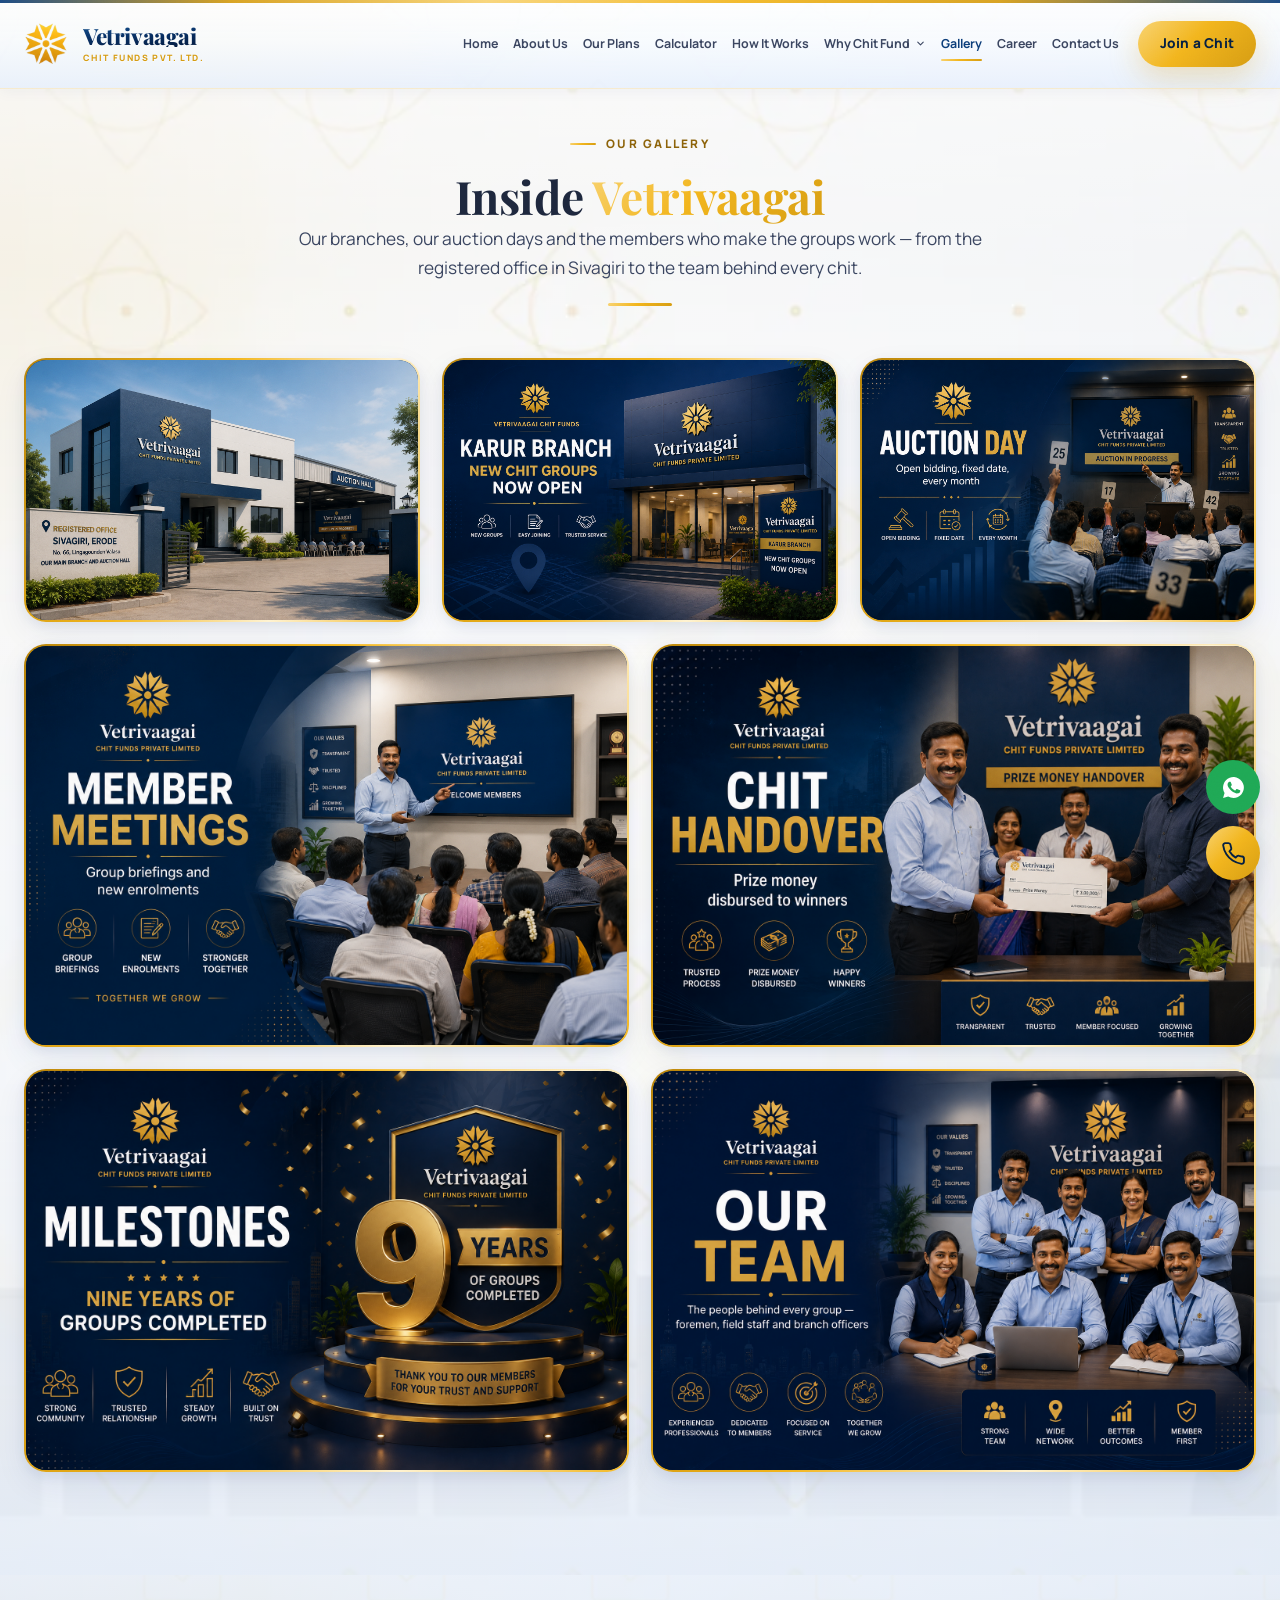
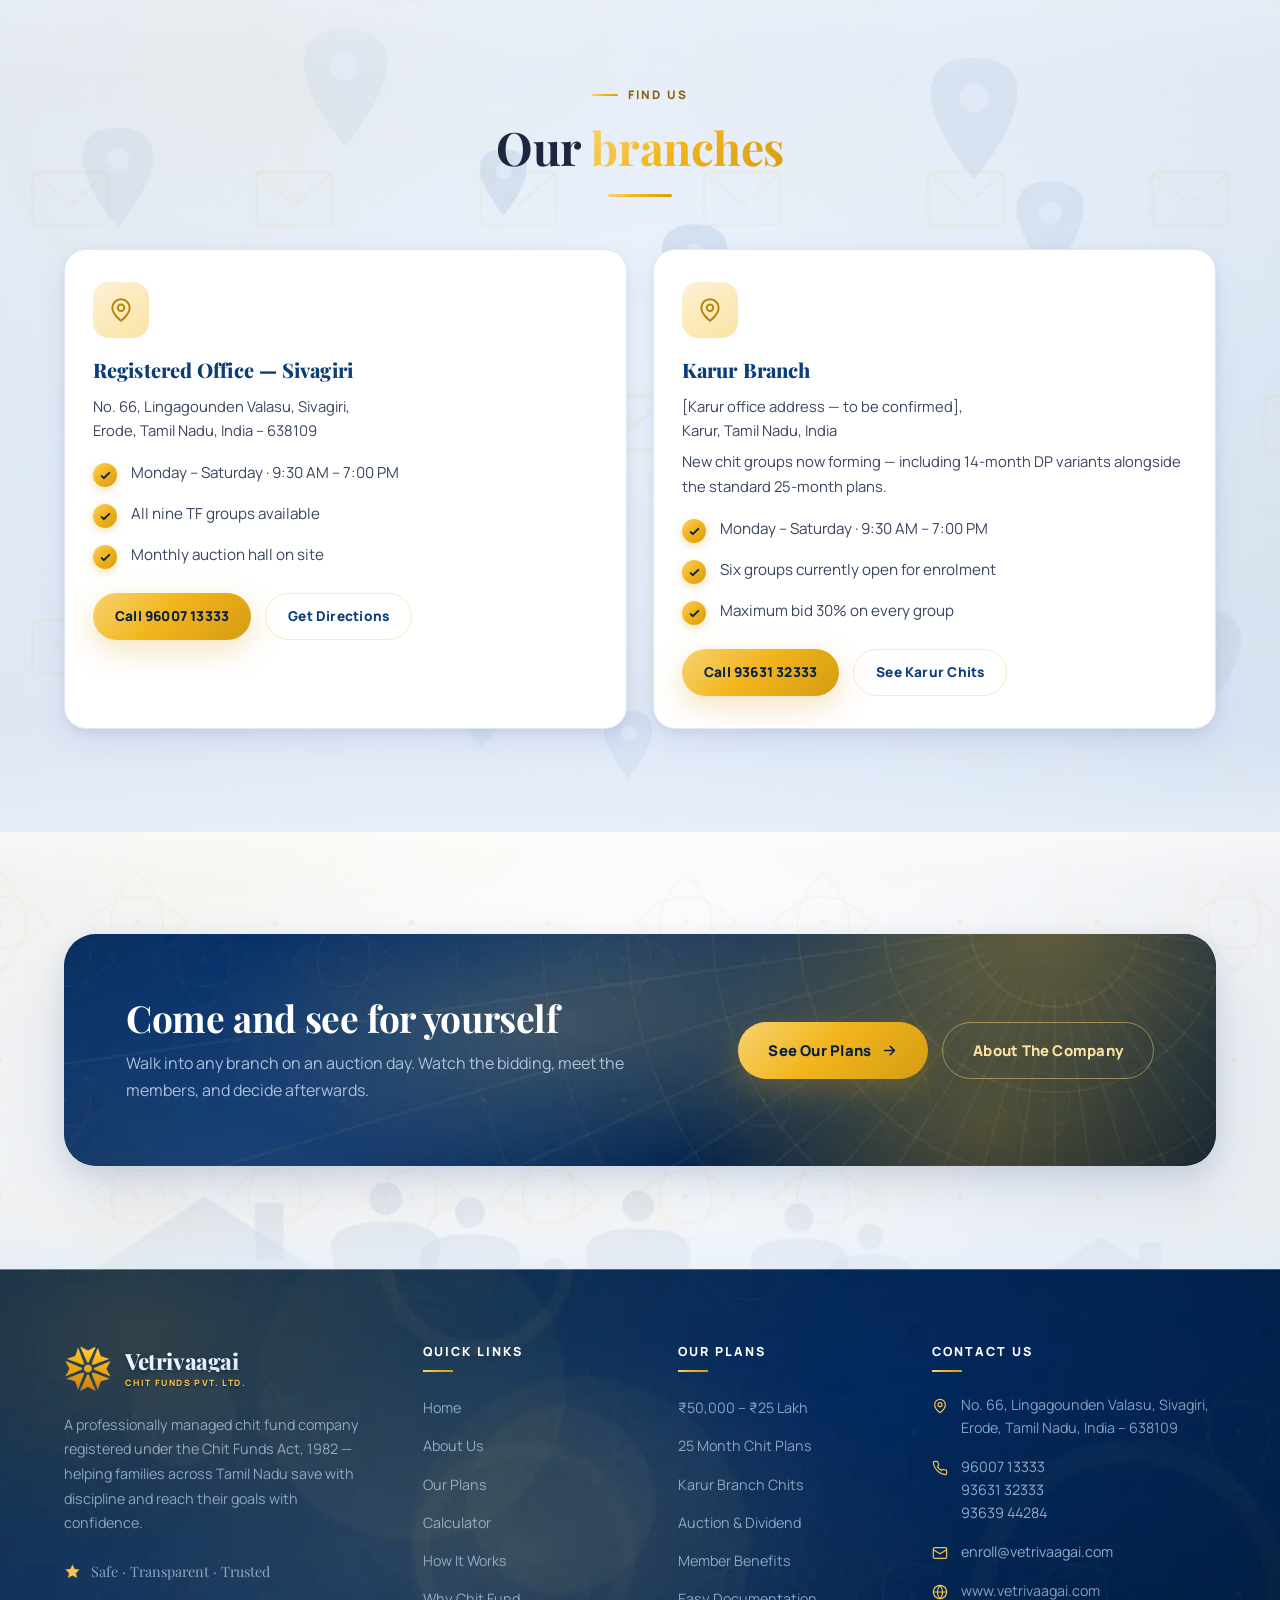
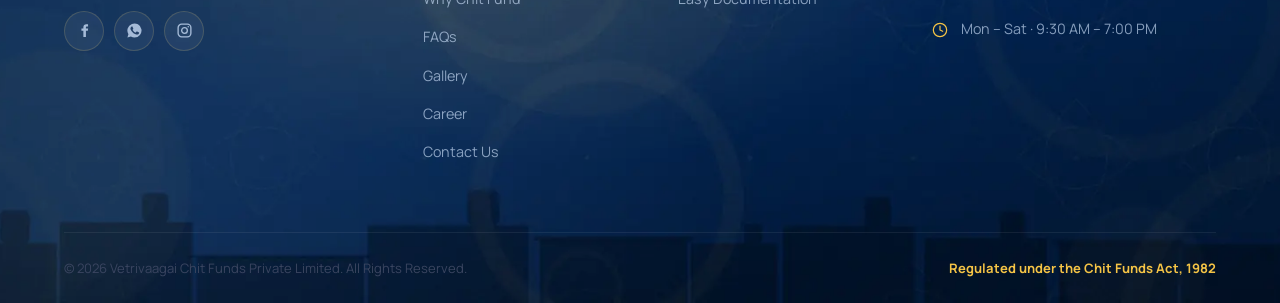
<file: gallery.html>
<!DOCTYPE html>
<html lang="en">
<head>
<meta charset="UTF-8">
<meta name="viewport" content="width=device-width, initial-scale=1.0">
<title>Gallery | Vetrivaagai Chit Funds Private Limited</title>
<meta name="description" content="Photographs of the Vetrivaagai Chit Funds branches at Sivagiri (Erode) and Karur, auction days, member meetings and chit handovers.">
<meta name="theme-color" content="#0B3D7A">
<meta property="og:title" content="Gallery | Vetrivaagai Chit Funds Private Limited">
<meta property="og:description" content="Photographs of the Vetrivaagai Chit Funds branches at Sivagiri (Erode) and Karur, auction days, member meetings and chit handovers.">
<meta property="og:type" content="website">
<link rel="icon" type="image/png" href="assets/img/logo-mark-192.png">
<link rel="apple-touch-icon" href="assets/img/logo-mark-192.png">
<link rel="preconnect" href="https://fonts.googleapis.com">
<link rel="preconnect" href="https://fonts.gstatic.com" crossorigin>
<link href="https://fonts.googleapis.com/css2?family=Playfair+Display:wght@500;600;700;800&family=Manrope:wght@400;500;600;700;800&family=Noto+Sans+Tamil:wght@400;600;700&display=swap" rel="stylesheet">
<link rel="stylesheet" href="assets/css/style.css">
</head>
<body>
<!-- ======================= HEADER ======================= -->
<header class="header">
  <div class="header-inner">
    <a class="brand" href="index.html" aria-label="Vetrivaagai Chit Funds Private Limited home">
      <img src="assets/img/logo-mark-gold.png" alt="Vetrivaagai logo">
      <span class="brand-txt">
        <span class="brand-name">Vetrivaagai</span>
        <span class="brand-sub">Chit Funds Pvt. Ltd.</span>
      </span>
    </a>

    <nav class="nav" aria-label="Main navigation"><a href="index.html">Home</a><a href="about.html">About Us</a><a href="plans.html">Our Plans</a><a href="calculator.html">Calculator</a><a href="how-it-works.html">How It Works</a><div class="nav-item"><a href="benefits.html" class="nav-trig">Why Chit Fund<svg viewBox="0 0 24 24" fill="none" stroke="currentColor" stroke-width="2.4" stroke-linecap="round" stroke-linejoin="round" aria-hidden="true"><path d="m6 9 6 6 6-6"/></svg></a><div class="nav-panel"><a href="benefits.html">Why Chit Fund</a><a href="faqs.html">FAQs</a></div></div><a href="gallery.html" class="active">Gallery</a><a href="career.html">Career</a><a href="contact.html">Contact Us</a></nav>

    <div class="header-cta">
      <a class="hdr-phone" href="tel:+919600713333"><svg viewBox="0 0 24 24" fill="none" stroke="currentColor" stroke-width="1.8" stroke-linecap="round" stroke-linejoin="round" aria-hidden="true"><path d="M22 16.9v3a2 2 0 0 1-2.2 2 19.8 19.8 0 0 1-8.6-3.1 19.5 19.5 0 0 1-6-6A19.8 19.8 0 0 1 2.1 4.2 2 2 0 0 1 4.1 2h3a2 2 0 0 1 2 1.7c.1 1 .4 1.9.7 2.8a2 2 0 0 1-.5 2.1L8.1 9.9a16 16 0 0 0 6 6l1.3-1.3a2 2 0 0 1 2.1-.4c.9.3 1.8.6 2.8.7a2 2 0 0 1 1.7 2Z"/></svg><span>96007 13333</span></a>
      <a class="btn btn-gold btn-sm" href="contact.html">Join a Chit</a>
      <button class="burger" aria-label="Open menu" aria-expanded="false"><span></span><span></span><span></span></button>
    </div>
  </div>
</header>

<div class="scrim"></div>
<aside class="drawer" aria-label="Mobile navigation">
  <a href="index.html">Home</a><a href="about.html">About Us</a><a href="plans.html">Our Plans</a><a href="calculator.html">Calculator</a><a href="how-it-works.html">How It Works</a><a href="benefits.html">Why Chit Fund</a><a href="faqs.html" class="drawer-sub">FAQs</a><a href="gallery.html" class="active">Gallery</a><a href="career.html">Career</a><a href="contact.html">Contact Us</a>
  <a class="btn btn-gold" href="contact.html">Join a Chit Today</a>
  <a class="btn btn-ghost" href="tel:+919600713333">Call 96007 13333</a>
</aside>

<!-- ======================= PAGE TOP OFFSET ======================= -->
<div class="page-offset"><h1 class="sr-only">Gallery</h1></div>


<!-- ======================= GALLERY ======================= -->
<section class="section has-bg bg-heritage">
  <div class="wrap-wide">
    <div class="head center rv">
      <span class="eyebrow">Our Gallery</span>
      <h2>Inside <span class="gold-text">Vetrivaagai</span></h2>
      <p class="lead" style="margin-inline:auto">Our branches, our auction days and the members who
        make the groups work &mdash; from the registered office in Sivagiri to the
        team behind every chit.</p>
      <div class="rule"></div>
    </div>

    <div class="gal">
      <figure class="gal-item rv">
          <div class="gal-img gi-office" role="img" aria-label="Registered office, Sivagiri"></div>
        <div class="gal-inner">
          <div class="ic"><svg viewBox="0 0 24 24" fill="none" stroke="currentColor" stroke-width="1.8" stroke-linecap="round" stroke-linejoin="round" aria-hidden="true"><path d="M3 21h18M5 21V7l7-4 7 4v14"/><path d="M9 21v-6h6v6M9 10h.01M15 10h.01"/></svg></div>
          <h4>Registered Office &mdash; Sivagiri, Erode</h4>
          <p>No. 66, Lingagounden Valasu &middot; Our main branch and auction hall</p>
        </div>
      </figure>
      <figure class="gal-item rv rv-d1">
          <div class="gal-img gi-karur" role="img" aria-label="Karur branch"></div>
        <div class="gal-inner">
          <div class="ic"><svg viewBox="0 0 24 24" fill="none" stroke="currentColor" stroke-width="1.8" stroke-linecap="round" stroke-linejoin="round" aria-hidden="true"><path d="M20 10c0 6-8 12-8 12s-8-6-8-12a8 8 0 0 1 16 0Z"/><circle cx="12" cy="10" r="3"/></svg></div>
          <h4>Karur Branch</h4>
          <p>New chit groups now open</p>
        </div>
      </figure>
      <figure class="gal-item rv">
          <div class="gal-img gi-auction" role="img" aria-label="Auction day"></div>
        <div class="gal-inner">
          <div class="ic"><svg viewBox="0 0 24 24" fill="none" stroke="currentColor" stroke-width="1.8" stroke-linecap="round" stroke-linejoin="round" aria-hidden="true"><path d="m14 12-8.5 8.5a2.1 2.1 0 0 1-3-3L11 9"/><path d="m12.5 4.5 7 7M16 1l7 7M9 8l7 7"/></svg></div>
          <h4>Auction Day</h4>
          <p>Open bidding, fixed date, every month</p>
        </div>
      </figure>
      <figure class="gal-item rv rv-d1">
          <div class="gal-img gi-meeting" role="img" aria-label="Member meeting"></div>
        <div class="gal-inner">
          <div class="ic"><svg viewBox="0 0 24 24" fill="none" stroke="currentColor" stroke-width="1.8" stroke-linecap="round" stroke-linejoin="round" aria-hidden="true"><path d="M17 21v-2a4 4 0 0 0-4-4H6a4 4 0 0 0-4 4v2"/><circle cx="9.5" cy="7" r="4"/><path d="M22 21v-2a4 4 0 0 0-3-3.9M16 3.1a4 4 0 0 1 0 7.8"/></svg></div>
          <h4>Member Meetings</h4>
          <p>Group briefings and new enrolments</p>
        </div>
      </figure>
      <figure class="gal-item rv rv-d2">
          <div class="gal-img gi-handover" role="img" aria-label="Chit handover"></div>
        <div class="gal-inner">
          <div class="ic"><svg viewBox="0 0 24 24" fill="none" stroke="currentColor" stroke-width="1.8" stroke-linecap="round" stroke-linejoin="round" aria-hidden="true"><path d="M11 14V5.5a1.5 1.5 0 0 1 3 0V12"/><path d="M14 11.5a1.5 1.5 0 0 1 3 0V13"/><path d="M17 12.5a1.5 1.5 0 0 1 3 0V16a6 6 0 0 1-6 6h-2a7 7 0 0 1-7-7v-4a1.5 1.5 0 0 1 3 0V14"/></svg></div>
          <h4>Chit Handover</h4>
          <p>Prize money disbursed to winners</p>
        </div>
      </figure>
      <figure class="gal-item rv">
          <div class="gal-img gi-milestone" role="img" aria-label="Milestones"></div>
        <div class="gal-inner">
          <div class="ic"><svg viewBox="0 0 24 24" fill="none" stroke="currentColor" stroke-width="1.8" stroke-linecap="round" stroke-linejoin="round" aria-hidden="true"><path d="m12 2 3.1 6.3 6.9 1-5 4.9 1.2 6.8L12 17.8 5.8 21l1.2-6.8-5-4.9 6.9-1L12 2Z"/></svg></div>
          <h4>Milestones</h4>
          <p>Nine years of groups completed</p>
        </div>
      </figure>
      <figure class="gal-item rv rv-d1">
          <div class="gal-img gi-team" role="img" aria-label="Our team"></div>
        <div class="gal-inner">
          <div class="ic"><svg viewBox="0 0 24 24" fill="none" stroke="currentColor" stroke-width="1.8" stroke-linecap="round" stroke-linejoin="round" aria-hidden="true"><rect x="2" y="7" width="20" height="14" rx="2"/><path d="M16 21V5a2 2 0 0 0-2-2h-4a2 2 0 0 0-2 2v16"/></svg></div>
          <h4>Our Team</h4>
          <p>The people behind every group &mdash; foremen, field staff and branch officers</p>
        </div>
      </figure>
    </div>

  </div>
</section>

<!-- ======================= BRANCHES ======================= -->
<section class="section section-tint has-bg bg-contact">
  <div class="wrap">
    <div class="head center rv">
      <span class="eyebrow">Find Us</span>
      <h2>Our <span class="gold-text">branches</span></h2>
      <div class="rule"></div>
    </div>

    <div class="grid g-2">
      <article class="card rv">
        <div class="ic ic-gold"><svg viewBox="0 0 24 24" fill="none" stroke="currentColor" stroke-width="1.8" stroke-linecap="round" stroke-linejoin="round" aria-hidden="true"><path d="M20 10c0 6-8 12-8 12s-8-6-8-12a8 8 0 0 1 16 0Z"/><circle cx="12" cy="10" r="3"/></svg></div>
        <h4 style="font-size:1.25rem;font-family:var(--f-display);margin-bottom:12px">Registered Office &mdash; Sivagiri</h4>
        <p style="margin-bottom:18px">No. 66, Lingagounden Valasu, Sivagiri,<br>Erode, Tamil Nadu, India &ndash; 638109</p>
        <ul class="checks" style="margin-bottom:24px">
          <li><span class="check-ic"><svg viewBox="0 0 24 24" fill="none" stroke="currentColor" stroke-width="1.8" stroke-linecap="round" stroke-linejoin="round" aria-hidden="true"><path d="m5 13 4 4L19 7"/></svg></span><span>Monday &ndash; Saturday &middot; 9:30 AM &ndash; 7:00 PM</span></li>
          <li><span class="check-ic"><svg viewBox="0 0 24 24" fill="none" stroke="currentColor" stroke-width="1.8" stroke-linecap="round" stroke-linejoin="round" aria-hidden="true"><path d="m5 13 4 4L19 7"/></svg></span><span>All nine TF groups available</span></li>
          <li><span class="check-ic"><svg viewBox="0 0 24 24" fill="none" stroke="currentColor" stroke-width="1.8" stroke-linecap="round" stroke-linejoin="round" aria-hidden="true"><path d="m5 13 4 4L19 7"/></svg></span><span>Monthly auction hall on site</span></li>
        </ul>
        <div class="btn-row">
          <a class="btn btn-gold btn-sm" href="tel:+919600713333">Call 96007 13333</a>
          <a class="btn btn-ghost btn-sm" href="contact.html">Get Directions</a>
        </div>
      </article>

      <article class="card rv rv-d1">
        <div class="ic ic-gold"><svg viewBox="0 0 24 24" fill="none" stroke="currentColor" stroke-width="1.8" stroke-linecap="round" stroke-linejoin="round" aria-hidden="true"><path d="M20 10c0 6-8 12-8 12s-8-6-8-12a8 8 0 0 1 16 0Z"/><circle cx="12" cy="10" r="3"/></svg></div>
        <h4 style="font-size:1.25rem;font-family:var(--f-display);margin-bottom:12px">Karur Branch</h4>
        <p style="margin-bottom:6px">[Karur office address &mdash; to be confirmed],<br>Karur, Tamil Nadu, India</p>
        <p style="margin-bottom:18px">New chit groups now forming &mdash; including 14-month DP
          variants alongside the standard 25-month plans.</p>
        <ul class="checks" style="margin-bottom:24px">
          <li><span class="check-ic"><svg viewBox="0 0 24 24" fill="none" stroke="currentColor" stroke-width="1.8" stroke-linecap="round" stroke-linejoin="round" aria-hidden="true"><path d="m5 13 4 4L19 7"/></svg></span><span>Monday &ndash; Saturday &middot; 9:30 AM &ndash; 7:00 PM</span></li>
          <li><span class="check-ic"><svg viewBox="0 0 24 24" fill="none" stroke="currentColor" stroke-width="1.8" stroke-linecap="round" stroke-linejoin="round" aria-hidden="true"><path d="m5 13 4 4L19 7"/></svg></span><span>Six groups currently open for enrolment</span></li>
          <li><span class="check-ic"><svg viewBox="0 0 24 24" fill="none" stroke="currentColor" stroke-width="1.8" stroke-linecap="round" stroke-linejoin="round" aria-hidden="true"><path d="m5 13 4 4L19 7"/></svg></span><span>Maximum bid 30% on every group</span></li>
        </ul>
        <div class="btn-row">
          <a class="btn btn-gold btn-sm" href="tel:+919363132333">Call 93631 32333</a>
          <a class="btn btn-ghost btn-sm" href="plans.html#karur">See Karur Chits</a>
        </div>
      </article>
    </div>
  </div>
</section>

<!-- ======================= CTA ======================= -->
<section class="section has-bg bg-family">
  <div class="wrap">
    <div class="cta rv">
      <div>
        <h2>Come and see for yourself</h2>
        <p>Walk into any branch on an auction day. Watch the bidding, meet the members, and decide afterwards.</p>
      </div>
      <div class="btn-row">
        <a class="btn btn-gold" href="plans.html#plans">See Our Plans <svg viewBox="0 0 24 24" fill="none" stroke="currentColor" stroke-width="1.8" stroke-linecap="round" stroke-linejoin="round" aria-hidden="true"><path d="M5 12h14M13 6l6 6-6 6"/></svg></a>
        <a class="btn btn-ghost" href="about.html">About The Company</a>
      </div>
    </div>
  </div>
</section>

<!-- ======================= FOOTER ======================= -->
<footer class="footer">
  <div class="wrap">
    <div class="f-grid">

      <div class="f-col">
        <div class="f-brand">
          <img src="assets/img/logo-mark-gold.png" alt="Vetrivaagai logo">
          <span class="brand-txt">
            <span class="brand-name">Vetrivaagai</span>
            <span class="brand-sub">Chit Funds Pvt. Ltd.</span>
          </span>
        </div>
        <p class="f-about">A professionally managed chit fund company registered under the
          Chit Funds Act, 1982 &mdash; helping families across Tamil Nadu save with discipline
          and reach their goals with confidence.</p>
        <p class="f-tag"><svg viewBox="0 0 24 24" fill="currentColor" aria-hidden="true"><path d="m12 2 3.1 6.3 6.9 1-5 4.9 1.2 6.8L12 17.8 5.8 21l1.2-6.8-5-4.9 6.9-1L12 2Z"/></svg> Safe &middot; Transparent &middot; Trusted</p>
        <div class="socials">
          <a href="https://www.facebook.com/share/1EwmDqsweS/" target="_blank" rel="noopener noreferrer" aria-label="Vetrivaagai on Facebook"><svg viewBox="0 0 24 24" fill="currentColor" aria-hidden="true"><path d="M14 9V7.5c0-.8.2-1.2 1.4-1.2H17V3.2c-.3 0-1.3-.1-2.4-.1-2.5 0-4.2 1.5-4.2 4.3V9H7.7v3.5h2.7V21H14v-8.5h2.7l.4-3.5H14Z"/></svg></a>
          <a href="https://wa.me/919600713333" target="_blank" rel="noopener noreferrer" aria-label="Vetrivaagai on WhatsApp"><svg viewBox="0 0 24 24" fill="currentColor" aria-hidden="true"><path d="M17.5 14.4c-.3-.2-1.7-.9-2-1-.3-.1-.5-.1-.7.1-.2.3-.7 1-.9 1.2-.2.2-.3.2-.6.1-.3-.2-1.2-.5-2.3-1.5-.9-.8-1.4-1.7-1.6-2-.2-.3 0-.5.1-.6l.5-.5c.1-.2.2-.3.3-.5v-.5c-.1-.2-.7-1.6-.9-2.2-.3-.6-.5-.5-.7-.5h-.6c-.2 0-.5.1-.8.4-.3.3-1 1-1 2.4s1.1 2.8 1.2 3c.2.2 2.1 3.3 5.2 4.6.7.3 1.3.5 1.7.6.7.2 1.4.2 1.9.1.6-.1 1.7-.7 2-1.4.2-.7.2-1.2.2-1.4-.1-.1-.3-.2-.6-.3M12 22a10 10 0 0 1-5.1-1.4L2 22l1.4-4.8A10 10 0 1 1 12 22Z"/></svg></a>
          <a href="https://www.instagram.com/vetrivaagai_chit_funds/" target="_blank" rel="noopener noreferrer" aria-label="Vetrivaagai on Instagram"><svg viewBox="0 0 24 24" fill="none" stroke="currentColor" stroke-width="1.9" aria-hidden="true"><rect x="3" y="3" width="18" height="18" rx="5"/><circle cx="12" cy="12" r="4"/><circle cx="17.3" cy="6.7" r="1.1" fill="currentColor" stroke="none"/></svg></a>
        </div>
      </div>

      <div class="f-col">
        <h4>Quick Links</h4>
        <ul><li><a href="index.html">Home</a></li><li><a href="about.html">About Us</a></li><li><a href="plans.html">Our Plans</a></li><li><a href="calculator.html">Calculator</a></li><li><a href="how-it-works.html">How It Works</a></li><li><a href="benefits.html">Why Chit Fund</a></li><li><a href="faqs.html">FAQs</a></li><li><a href="gallery.html">Gallery</a></li><li><a href="career.html">Career</a></li><li><a href="contact.html">Contact Us</a></li></ul>
      </div>

      <div class="f-col">
        <h4>Our Plans</h4>
        <ul>
          <li><a href="plans.html">&#8377;50,000 &ndash; &#8377;25 Lakh</a></li>
          <li><a href="plans.html">25 Month Chit Plans</a></li>
          <li><a href="plans.html#karur">Karur Branch Chits</a></li>
          <li><a href="how-it-works.html">Auction &amp; Dividend</a></li>
          <li><a href="benefits.html">Member Benefits</a></li>
          <li><a href="contact.html">Easy Documentation</a></li>
        </ul>
      </div>

      <div class="f-col">
        <h4>Contact Us</h4>
        <ul class="f-contact">
          <li><svg viewBox="0 0 24 24" fill="none" stroke="currentColor" stroke-width="1.8" stroke-linecap="round" stroke-linejoin="round" aria-hidden="true"><path d="M20 10c0 6-8 12-8 12s-8-6-8-12a8 8 0 0 1 16 0Z"/><circle cx="12" cy="10" r="3"/></svg><span>No. 66, Lingagounden Valasu, Sivagiri,<br>Erode, Tamil Nadu, India &ndash; 638109</span></li>
          <li><svg viewBox="0 0 24 24" fill="none" stroke="currentColor" stroke-width="1.8" stroke-linecap="round" stroke-linejoin="round" aria-hidden="true"><path d="M22 16.9v3a2 2 0 0 1-2.2 2 19.8 19.8 0 0 1-8.6-3.1 19.5 19.5 0 0 1-6-6A19.8 19.8 0 0 1 2.1 4.2 2 2 0 0 1 4.1 2h3a2 2 0 0 1 2 1.7c.1 1 .4 1.9.7 2.8a2 2 0 0 1-.5 2.1L8.1 9.9a16 16 0 0 0 6 6l1.3-1.3a2 2 0 0 1 2.1-.4c.9.3 1.8.6 2.8.7a2 2 0 0 1 1.7 2Z"/></svg><span><a href="tel:+919600713333">96007 13333</a><br><a href="tel:+919363132333">93631 32333</a><br><a href="tel:+919363944284">93639 44284</a></span></li>
          <li><svg viewBox="0 0 24 24" fill="none" stroke="currentColor" stroke-width="1.8" stroke-linecap="round" stroke-linejoin="round" aria-hidden="true"><rect x="2" y="4" width="20" height="16" rx="2"/><path d="m2 7 10 6 10-6"/></svg><span><a href="mailto:enroll@vetrivaagai.com">enroll@vetrivaagai.com</a></span></li>
          <li><svg viewBox="0 0 24 24" fill="none" stroke="currentColor" stroke-width="1.8" stroke-linecap="round" stroke-linejoin="round" aria-hidden="true"><circle cx="12" cy="12" r="10"/><path d="M2 12h20M12 2a15 15 0 0 1 0 20 15 15 0 0 1 0-20Z"/></svg><span>www.vetrivaagai.com</span></li>
          <li><svg viewBox="0 0 24 24" fill="none" stroke="currentColor" stroke-width="1.8" stroke-linecap="round" stroke-linejoin="round" aria-hidden="true"><circle cx="12" cy="12" r="10"/><path d="M12 6v6l4 2"/></svg><span>Mon &ndash; Sat &middot; 9:30 AM &ndash; 7:00 PM</span></li>
        </ul>
      </div>

    </div>

    <div class="f-bar">
      <p>&copy; <span data-year></span> Vetrivaagai Chit Funds Private Limited. All Rights Reserved.</p>
      <div class="f-bar-r">
        <span>Regulated under the Chit Funds Act, 1982</span>
      </div>
    </div>
  </div>
</footer>

<!-- ======================= FLOATING ACTIONS ======================= -->
<div class="fabs">
  <button class="to-top" aria-label="Back to top"><svg viewBox="0 0 24 24" fill="none" stroke="currentColor" stroke-width="1.8" stroke-linecap="round" stroke-linejoin="round" aria-hidden="true"><path d="M12 19V5M5 12l7-7 7 7"/></svg></button>
  <a class="fab fab-wa" href="https://wa.me/919600713333" aria-label="Chat on WhatsApp"><svg viewBox="0 0 24 24" fill="currentColor" aria-hidden="true"><path d="M17.5 14.4c-.3-.2-1.7-.9-2-1-.3-.1-.5-.1-.7.1-.2.3-.7 1-.9 1.2-.2.2-.3.2-.6.1-.3-.2-1.2-.5-2.3-1.5-.9-.8-1.4-1.7-1.6-2-.2-.3 0-.5.1-.6l.5-.5c.1-.2.2-.3.3-.5v-.5c-.1-.2-.7-1.6-.9-2.2-.3-.6-.5-.5-.7-.5h-.6c-.2 0-.5.1-.8.4-.3.3-1 1-1 2.4s1.1 2.8 1.2 3c.2.2 2.1 3.3 5.2 4.6.7.3 1.3.5 1.7.6.7.2 1.4.2 1.9.1.6-.1 1.7-.7 2-1.4.2-.7.2-1.2.2-1.4-.1-.1-.3-.2-.6-.3M12 22a10 10 0 0 1-5.1-1.4L2 22l1.4-4.8A10 10 0 1 1 12 22Z"/></svg></a>
  <a class="fab fab-call" href="tel:+919600713333" aria-label="Call us"><svg viewBox="0 0 24 24" fill="none" stroke="currentColor" stroke-width="1.8" stroke-linecap="round" stroke-linejoin="round" aria-hidden="true"><path d="M22 16.9v3a2 2 0 0 1-2.2 2 19.8 19.8 0 0 1-8.6-3.1 19.5 19.5 0 0 1-6-6A19.8 19.8 0 0 1 2.1 4.2 2 2 0 0 1 4.1 2h3a2 2 0 0 1 2 1.7c.1 1 .4 1.9.7 2.8a2 2 0 0 1-.5 2.1L8.1 9.9a16 16 0 0 0 6 6l1.3-1.3a2 2 0 0 1 2.1-.4c.9.3 1.8.6 2.8.7a2 2 0 0 1 1.7 2Z"/></svg></a>
</div>

<script src="assets/js/main.js"></script>
</body>
</html>
</file>
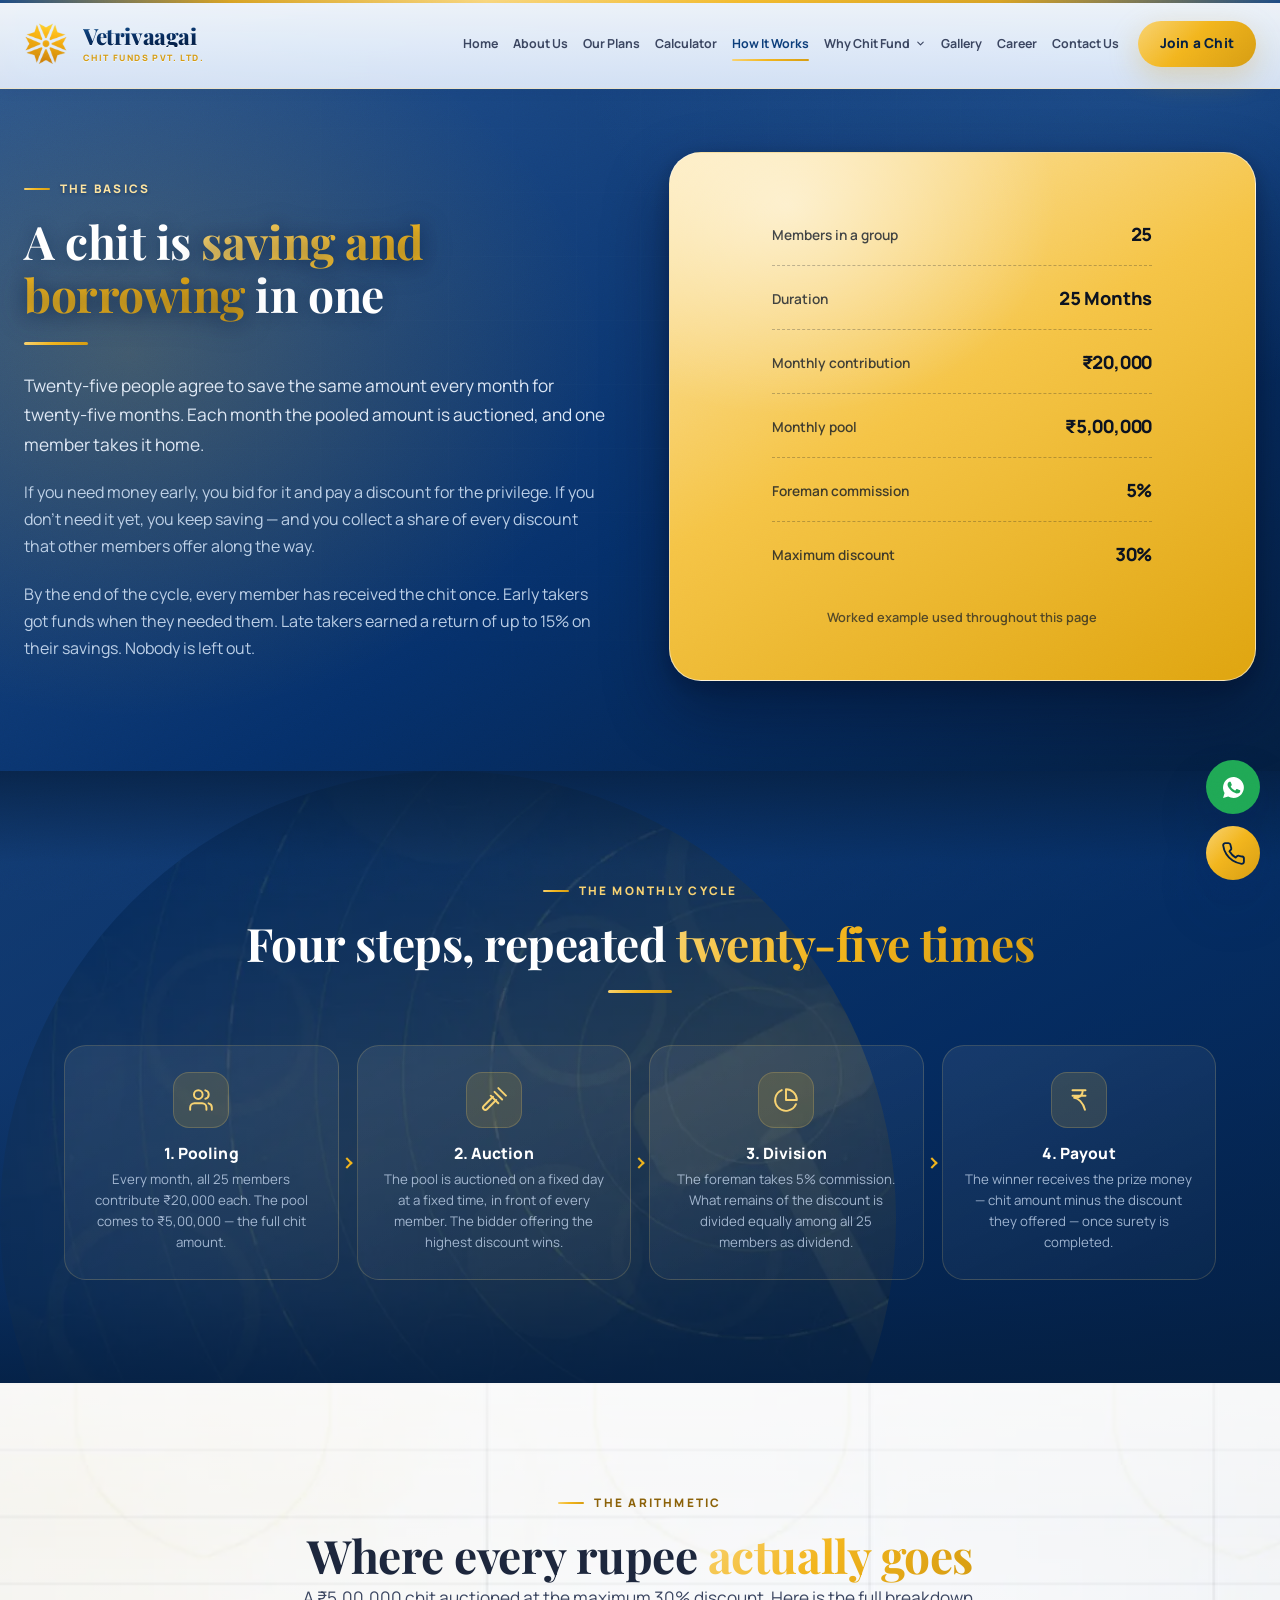
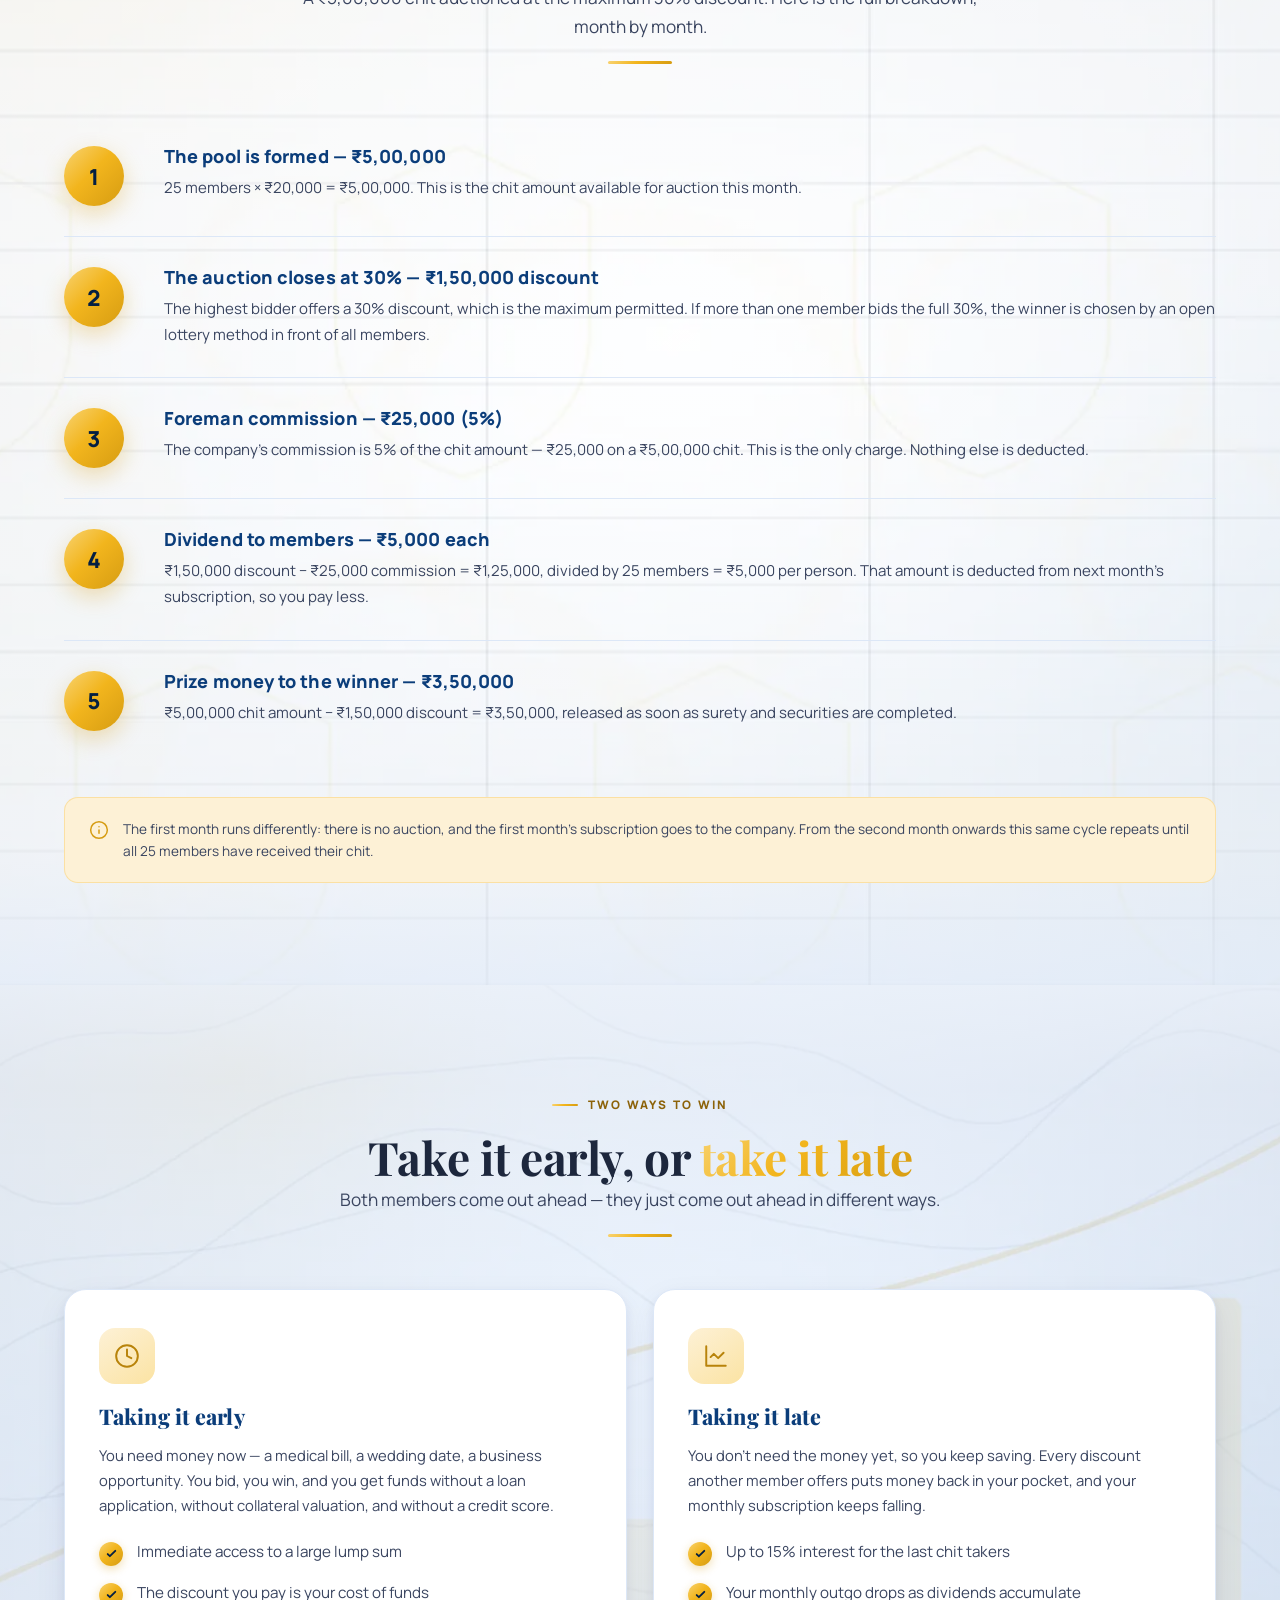
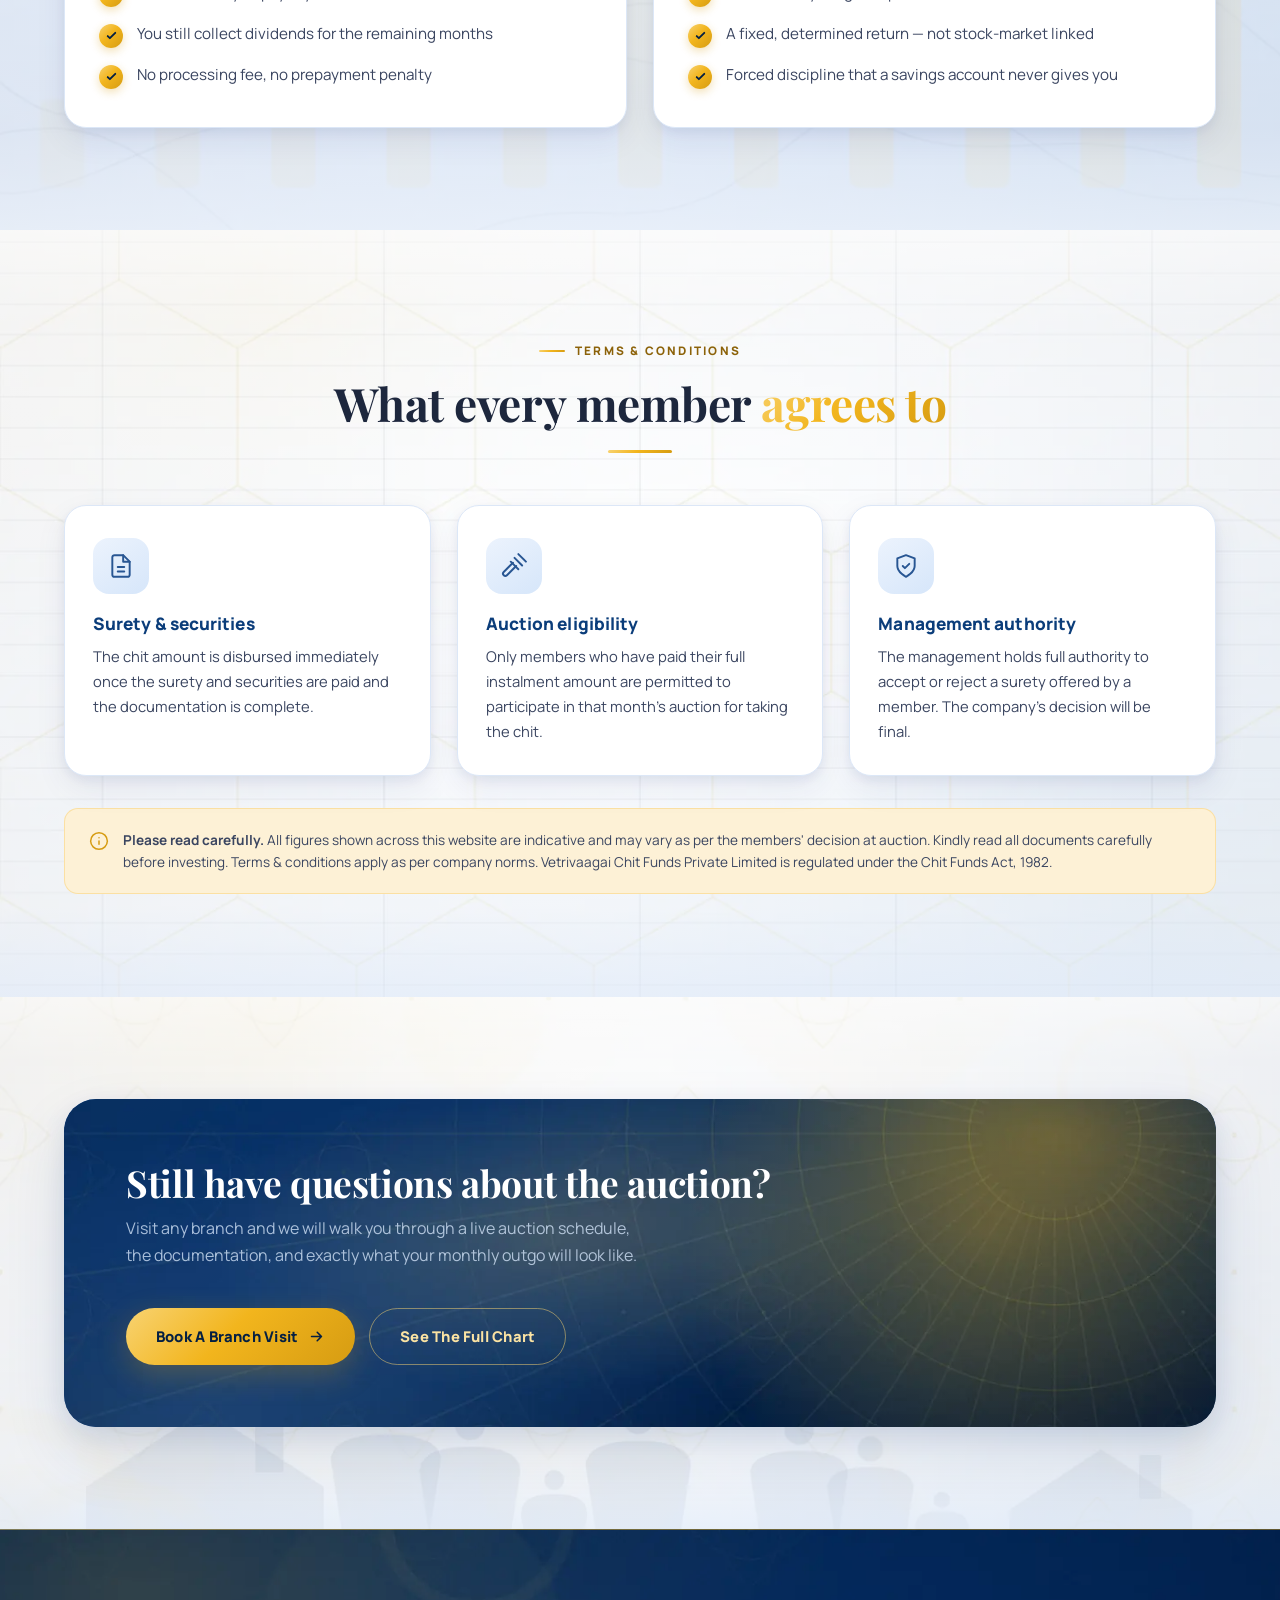
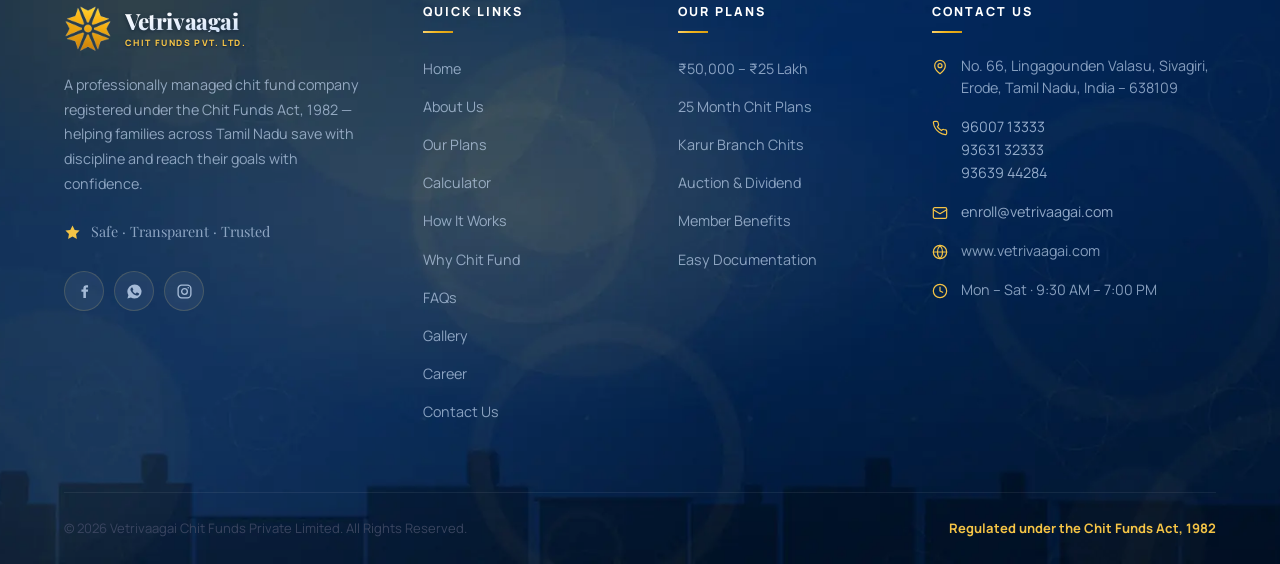
<file: how-it-works.html>
<!DOCTYPE html>
<html lang="en">
<head>
<meta charset="UTF-8">
<meta name="viewport" content="width=device-width, initial-scale=1.0">
<title>How A Chit Fund Works | Vetrivaagai Chit Funds Private Limited</title>
<meta name="description" content="Understand the chit fund cycle — monthly pooling, open auction, 5% foreman commission, dividend sharing and prize money — explained with worked examples.">
<meta name="theme-color" content="#0B3D7A">
<meta property="og:title" content="How A Chit Fund Works | Vetrivaagai Chit Funds Private Limited">
<meta property="og:description" content="Understand the chit fund cycle — monthly pooling, open auction, 5% foreman commission, dividend sharing and prize money — explained with worked examples.">
<meta property="og:type" content="website">
<link rel="icon" type="image/png" href="assets/img/logo-mark-192.png">
<link rel="apple-touch-icon" href="assets/img/logo-mark-192.png">
<link rel="preconnect" href="https://fonts.googleapis.com">
<link rel="preconnect" href="https://fonts.gstatic.com" crossorigin>
<link href="https://fonts.googleapis.com/css2?family=Playfair+Display:wght@500;600;700;800&family=Manrope:wght@400;500;600;700;800&family=Noto+Sans+Tamil:wght@400;600;700&display=swap" rel="stylesheet">
<link rel="stylesheet" href="assets/css/style.css">
</head>
<body>
<!-- ======================= HEADER ======================= -->
<header class="header">
  <div class="header-inner">
    <a class="brand" href="index.html" aria-label="Vetrivaagai Chit Funds Private Limited home">
      <img src="assets/img/logo-mark-gold.png" alt="Vetrivaagai logo">
      <span class="brand-txt">
        <span class="brand-name">Vetrivaagai</span>
        <span class="brand-sub">Chit Funds Pvt. Ltd.</span>
      </span>
    </a>

    <nav class="nav" aria-label="Main navigation"><a href="index.html">Home</a><a href="about.html">About Us</a><a href="plans.html">Our Plans</a><a href="calculator.html">Calculator</a><a href="how-it-works.html" class="active">How It Works</a><div class="nav-item"><a href="benefits.html" class="nav-trig">Why Chit Fund<svg viewBox="0 0 24 24" fill="none" stroke="currentColor" stroke-width="2.4" stroke-linecap="round" stroke-linejoin="round" aria-hidden="true"><path d="m6 9 6 6 6-6"/></svg></a><div class="nav-panel"><a href="benefits.html">Why Chit Fund</a><a href="faqs.html">FAQs</a></div></div><a href="gallery.html">Gallery</a><a href="career.html">Career</a><a href="contact.html">Contact Us</a></nav>

    <div class="header-cta">
      <a class="hdr-phone" href="tel:+919600713333"><svg viewBox="0 0 24 24" fill="none" stroke="currentColor" stroke-width="1.8" stroke-linecap="round" stroke-linejoin="round" aria-hidden="true"><path d="M22 16.9v3a2 2 0 0 1-2.2 2 19.8 19.8 0 0 1-8.6-3.1 19.5 19.5 0 0 1-6-6A19.8 19.8 0 0 1 2.1 4.2 2 2 0 0 1 4.1 2h3a2 2 0 0 1 2 1.7c.1 1 .4 1.9.7 2.8a2 2 0 0 1-.5 2.1L8.1 9.9a16 16 0 0 0 6 6l1.3-1.3a2 2 0 0 1 2.1-.4c.9.3 1.8.6 2.8.7a2 2 0 0 1 1.7 2Z"/></svg><span>96007 13333</span></a>
      <a class="btn btn-gold btn-sm" href="contact.html">Join a Chit</a>
      <button class="burger" aria-label="Open menu" aria-expanded="false"><span></span><span></span><span></span></button>
    </div>
  </div>
</header>

<div class="scrim"></div>
<aside class="drawer" aria-label="Mobile navigation">
  <a href="index.html">Home</a><a href="about.html">About Us</a><a href="plans.html">Our Plans</a><a href="calculator.html">Calculator</a><a href="how-it-works.html" class="active">How It Works</a><a href="benefits.html">Why Chit Fund</a><a href="faqs.html" class="drawer-sub">FAQs</a><a href="gallery.html">Gallery</a><a href="career.html">Career</a><a href="contact.html">Contact Us</a>
  <a class="btn btn-gold" href="contact.html">Join a Chit Today</a>
  <a class="btn btn-ghost" href="tel:+919600713333">Call 96007 13333</a>
</aside>

<!-- ======================= PAGE TOP OFFSET ======================= -->
<div class="page-offset"><h1 class="sr-only">How It Works</h1></div>


<!-- ======================= WHAT IS A CHIT ======================= -->
<section class="section section-dark about-hero how-hero">
  <div class="wrap-wide">
    <div class="split">
      <div class="about-copy rv">
        <span class="eyebrow">The Basics</span>
        <h2>A chit is <span class="gold-text">saving and borrowing</span> in one</h2>
        <div class="rule" style="margin-bottom:26px"></div>
        <p class="lead" style="margin-bottom:20px">
          Twenty-five people agree to save the same amount every month for twenty-five months.
          Each month the pooled amount is auctioned, and one member takes it home.
        </p>
        <p style="margin-bottom:20px">
          If you need money early, you bid for it and pay a discount for the privilege.
          If you don't need it yet, you keep saving &mdash; and you collect a share of every
          discount that other members offer along the way.
        </p>
        <p>
          By the end of the cycle, every member has received the chit once. Early takers got
          funds when they needed them. Late takers earned a return of up to 15% on their savings.
          Nobody is left out.
        </p>
      </div>

      <div class="gold-card">
        <div class="gold-card-inner">
          <div class="hc-rows">
            <div class="hc-row"><span>Members in a group</span><b>25</b></div>
            <div class="hc-row"><span>Duration</span><b>25 Months</b></div>
            <div class="hc-row"><span>Monthly contribution</span><b>&#8377;20,000</b></div>
            <div class="hc-row"><span>Monthly pool</span><b>&#8377;5,00,000</b></div>
            <div class="hc-row"><span>Foreman commission</span><b>5%</b></div>
            <div class="hc-row"><span>Maximum discount</span><b>30%</b></div>
          </div>
          <p class="gold-card-note">Worked example used throughout this page</p>
        </div>
      </div>
    </div>
  </div>
</section>

<!-- ======================= FOUR STEP FLOW ======================= -->
<section class="section section-dark has-bg bg-auction">
  <div class="wrap">
    <div class="head center rv">
      <span class="eyebrow">The Monthly Cycle</span>
      <h2>Four steps, repeated <span class="gold-text">twenty-five times</span></h2>
      <div class="rule"></div>
    </div>

    <div class="flow">
      <div class="flow-node rv">
        <div class="ic"><svg viewBox="0 0 24 24" fill="none" stroke="currentColor" stroke-width="1.8" stroke-linecap="round" stroke-linejoin="round" aria-hidden="true"><path d="M17 21v-2a4 4 0 0 0-4-4H6a4 4 0 0 0-4 4v2"/><circle cx="9.5" cy="7" r="4"/><path d="M22 21v-2a4 4 0 0 0-3-3.9M16 3.1a4 4 0 0 1 0 7.8"/></svg></div>
        <h4>1. Pooling</h4>
        <p>Every month, all 25 members contribute &#8377;20,000 each. The pool comes to &#8377;5,00,000
           &mdash; the full chit amount.</p>
      </div>
      <div class="flow-node rv rv-d1">
        <div class="ic"><svg viewBox="0 0 24 24" fill="none" stroke="currentColor" stroke-width="1.8" stroke-linecap="round" stroke-linejoin="round" aria-hidden="true"><path d="m14 12-8.5 8.5a2.1 2.1 0 0 1-3-3L11 9"/><path d="m12.5 4.5 7 7M16 1l7 7M9 8l7 7"/></svg></div>
        <h4>2. Auction</h4>
        <p>The pool is auctioned on a fixed day at a fixed time, in front of every member.
           The bidder offering the highest discount wins.</p>
      </div>
      <div class="flow-node rv rv-d2">
        <div class="ic"><svg viewBox="0 0 24 24" fill="none" stroke="currentColor" stroke-width="1.8" stroke-linecap="round" stroke-linejoin="round" aria-hidden="true"><path d="M21.2 15.9A10 10 0 1 1 8.1 2.8"/><path d="M22 12A10 10 0 0 0 12 2v10Z"/></svg></div>
        <h4>3. Division</h4>
        <p>The foreman takes 5% commission. What remains of the discount is divided equally
           among all 25 members as dividend.</p>
      </div>
      <div class="flow-node rv rv-d3">
        <div class="ic"><svg viewBox="0 0 24 24" fill="none" stroke="currentColor" stroke-width="1.8" stroke-linecap="round" stroke-linejoin="round" aria-hidden="true"><path d="M6 3h12M6 8h12M15.5 3c0 5-3 7-8 7 3.5 0 8.5 4.5 10 11"/></svg></div>
        <h4>4. Payout</h4>
        <p>The winner receives the prize money &mdash; chit amount minus the discount they
           offered &mdash; once surety is completed.</p>
      </div>
    </div>
  </div>
</section>

<!-- ======================= WORKED MATH ======================= -->
<section class="section has-bg bg-ledger">
  <div class="wrap">
    <div class="head center rv">
      <span class="eyebrow">The Arithmetic</span>
      <h2>Where every rupee <span class="gold-text">actually goes</span></h2>
      <p class="lead" style="margin-inline:auto">A &#8377;5,00,000 chit auctioned at the maximum 30% discount.
        Here is the full breakdown, month by month.</p>
      <div class="rule"></div>
    </div>

    <div class="steps rv">
      <div class="step">
        <div><div class="step-n">1</div></div>
        <div class="step-body">
          <h4>The pool is formed &mdash; &#8377;5,00,000</h4>
          <p>25 members &times; &#8377;20,000 = &#8377;5,00,000. This is the chit amount available
             for auction this month.</p>
        </div>
      </div>
      <div class="step">
        <div><div class="step-n">2</div></div>
        <div class="step-body">
          <h4>The auction closes at 30% &mdash; &#8377;1,50,000 discount</h4>
          <p>The highest bidder offers a 30% discount, which is the maximum permitted.
             If more than one member bids the full 30%, the winner is chosen by an open
             lottery method in front of all members.</p>
        </div>
      </div>
      <div class="step">
        <div><div class="step-n">3</div></div>
        <div class="step-body">
          <h4>Foreman commission &mdash; &#8377;25,000 (5%)</h4>
          <p>The company's commission is 5% of the chit amount &mdash; &#8377;25,000 on a
             &#8377;5,00,000 chit. This is the only charge. Nothing else is deducted.</p>
        </div>
      </div>
      <div class="step">
        <div><div class="step-n">4</div></div>
        <div class="step-body">
          <h4>Dividend to members &mdash; &#8377;5,000 each</h4>
          <p>&#8377;1,50,000 discount &minus; &#8377;25,000 commission = &#8377;1,25,000, divided by
             25 members = &#8377;5,000 per person. That amount is deducted from next month's
             subscription, so you pay less.</p>
        </div>
      </div>
      <div class="step">
        <div><div class="step-n">5</div></div>
        <div class="step-body">
          <h4>Prize money to the winner &mdash; &#8377;3,50,000</h4>
          <p>&#8377;5,00,000 chit amount &minus; &#8377;1,50,000 discount = &#8377;3,50,000,
             released as soon as surety and securities are completed.</p>
        </div>
      </div>
    </div>

    <div class="tbl-note rv" style="margin-top:36px"><svg viewBox="0 0 24 24" fill="none" stroke="currentColor" stroke-width="1.8" stroke-linecap="round" stroke-linejoin="round" aria-hidden="true"><circle cx="12" cy="12" r="10"/><path d="M12 16v-4M12 8h.01"/></svg>
      <span>The first month runs differently: there is no auction, and the first month's
      subscription goes to the company. From the second month onwards this same cycle repeats
      until all 25 members have received their chit.</span>
    </div>
  </div>
</section>

<!-- ======================= EARLY VS LATE ======================= -->
<section class="section section-tint has-bg bg-growth">
  <div class="wrap">
    <div class="head center rv">
      <span class="eyebrow">Two Ways To Win</span>
      <h2>Take it early, or <span class="gold-text">take it late</span></h2>
      <p class="lead" style="margin-inline:auto">Both members come out ahead &mdash; they just
        come out ahead in different ways.</p>
      <div class="rule"></div>
    </div>

    <div class="grid g-2">
      <article class="card rv" style="padding:38px 34px">
        <div class="ic ic-gold"><svg viewBox="0 0 24 24" fill="none" stroke="currentColor" stroke-width="1.8" stroke-linecap="round" stroke-linejoin="round" aria-hidden="true"><circle cx="12" cy="12" r="10"/><path d="M12 6v6l4 2"/></svg></div>
        <h4 style="font-size:1.35rem;font-family:var(--f-display);margin-bottom:14px">Taking it early</h4>
        <p style="margin-bottom:22px">You need money now &mdash; a medical bill, a wedding date, a
           business opportunity. You bid, you win, and you get funds without a loan application,
           without collateral valuation, and without a credit score.</p>
        <ul class="checks">
          <li><span class="check-ic"><svg viewBox="0 0 24 24" fill="none" stroke="currentColor" stroke-width="1.8" stroke-linecap="round" stroke-linejoin="round" aria-hidden="true"><path d="m5 13 4 4L19 7"/></svg></span><span>Immediate access to a large lump sum</span></li>
          <li><span class="check-ic"><svg viewBox="0 0 24 24" fill="none" stroke="currentColor" stroke-width="1.8" stroke-linecap="round" stroke-linejoin="round" aria-hidden="true"><path d="m5 13 4 4L19 7"/></svg></span><span>The discount you pay is your cost of funds</span></li>
          <li><span class="check-ic"><svg viewBox="0 0 24 24" fill="none" stroke="currentColor" stroke-width="1.8" stroke-linecap="round" stroke-linejoin="round" aria-hidden="true"><path d="m5 13 4 4L19 7"/></svg></span><span>You still collect dividends for the remaining months</span></li>
          <li><span class="check-ic"><svg viewBox="0 0 24 24" fill="none" stroke="currentColor" stroke-width="1.8" stroke-linecap="round" stroke-linejoin="round" aria-hidden="true"><path d="m5 13 4 4L19 7"/></svg></span><span>No processing fee, no prepayment penalty</span></li>
        </ul>
      </article>

      <article class="card rv rv-d1" style="padding:38px 34px">
        <div class="ic ic-gold"><svg viewBox="0 0 24 24" fill="none" stroke="currentColor" stroke-width="1.8" stroke-linecap="round" stroke-linejoin="round" aria-hidden="true"><path d="M3 3v18h18"/><path d="m19 9-5 5-4-4-3 3"/></svg></div>
        <h4 style="font-size:1.35rem;font-family:var(--f-display);margin-bottom:14px">Taking it late</h4>
        <p style="margin-bottom:22px">You don't need the money yet, so you keep saving. Every discount
           another member offers puts money back in your pocket, and your monthly subscription
           keeps falling.</p>
        <ul class="checks">
          <li><span class="check-ic"><svg viewBox="0 0 24 24" fill="none" stroke="currentColor" stroke-width="1.8" stroke-linecap="round" stroke-linejoin="round" aria-hidden="true"><path d="m5 13 4 4L19 7"/></svg></span><span>Up to 15% interest for the last chit takers</span></li>
          <li><span class="check-ic"><svg viewBox="0 0 24 24" fill="none" stroke="currentColor" stroke-width="1.8" stroke-linecap="round" stroke-linejoin="round" aria-hidden="true"><path d="m5 13 4 4L19 7"/></svg></span><span>Your monthly outgo drops as dividends accumulate</span></li>
          <li><span class="check-ic"><svg viewBox="0 0 24 24" fill="none" stroke="currentColor" stroke-width="1.8" stroke-linecap="round" stroke-linejoin="round" aria-hidden="true"><path d="m5 13 4 4L19 7"/></svg></span><span>A fixed, determined return &mdash; not stock-market linked</span></li>
          <li><span class="check-ic"><svg viewBox="0 0 24 24" fill="none" stroke="currentColor" stroke-width="1.8" stroke-linecap="round" stroke-linejoin="round" aria-hidden="true"><path d="m5 13 4 4L19 7"/></svg></span><span>Forced discipline that a savings account never gives you</span></li>
        </ul>
      </article>
    </div>
  </div>
</section>

<!-- ======================= TERMS ======================= -->
<section class="section has-bg bg-table">
  <div class="wrap">
    <div class="head center rv">
      <span class="eyebrow">Terms &amp; Conditions</span>
      <h2>What every member <span class="gold-text">agrees to</span></h2>
      <div class="rule"></div>
    </div>

    <div class="grid g-3">
      <article class="card rv">
        <div class="ic"><svg viewBox="0 0 24 24" fill="none" stroke="currentColor" stroke-width="1.8" stroke-linecap="round" stroke-linejoin="round" aria-hidden="true"><path d="M14 2H6a2 2 0 0 0-2 2v16a2 2 0 0 0 2 2h12a2 2 0 0 0 2-2V8Z"/><path d="M14 2v6h6M9 13h6M9 17h6"/></svg></div>
        <h4>Surety &amp; securities</h4>
        <p>The chit amount is disbursed immediately once the surety and securities are paid
           and the documentation is complete.</p>
      </article>
      <article class="card rv rv-d1">
        <div class="ic"><svg viewBox="0 0 24 24" fill="none" stroke="currentColor" stroke-width="1.8" stroke-linecap="round" stroke-linejoin="round" aria-hidden="true"><path d="m14 12-8.5 8.5a2.1 2.1 0 0 1-3-3L11 9"/><path d="m12.5 4.5 7 7M16 1l7 7M9 8l7 7"/></svg></div>
        <h4>Auction eligibility</h4>
        <p>Only members who have paid their full instalment amount are permitted to participate
           in that month's auction for taking the chit.</p>
      </article>
      <article class="card rv rv-d2">
        <div class="ic"><svg viewBox="0 0 24 24" fill="none" stroke="currentColor" stroke-width="1.8" stroke-linecap="round" stroke-linejoin="round" aria-hidden="true"><path d="M12 22s8-4 8-10V5l-8-3-8 3v7c0 6 8 10 8 10Z"/><path d="m9 12 2 2 4-4"/></svg></div>
        <h4>Management authority</h4>
        <p>The management holds full authority to accept or reject a surety offered by a member.
           The company's decision will be final.</p>
      </article>
    </div>

    <div class="tbl-note rv" style="margin-top:32px"><svg viewBox="0 0 24 24" fill="none" stroke="currentColor" stroke-width="1.8" stroke-linecap="round" stroke-linejoin="round" aria-hidden="true"><circle cx="12" cy="12" r="10"/><path d="M12 16v-4M12 8h.01"/></svg>
      <span><b>Please read carefully.</b> All figures shown across this website are indicative and may
      vary as per the members' decision at auction. Kindly read all documents carefully before
      investing. Terms &amp; conditions apply as per company norms. Vetrivaagai Chit Funds Private
      Limited is regulated under the Chit Funds Act, 1982.</span>
    </div>
  </div>
</section>

<!-- ======================= CTA ======================= -->
<section class="section has-bg bg-family">
  <div class="wrap">
    <div class="cta rv">
      <div>
        <h2>Still have questions about the auction?</h2>
        <p>Visit any branch and we will walk you through a live auction schedule, the documentation, and exactly what your monthly outgo will look like.</p>
      </div>
      <div class="btn-row">
        <a class="btn btn-gold" href="contact.html">Book A Branch Visit <svg viewBox="0 0 24 24" fill="none" stroke="currentColor" stroke-width="1.8" stroke-linecap="round" stroke-linejoin="round" aria-hidden="true"><path d="M5 12h14M13 6l6 6-6 6"/></svg></a>
        <a class="btn btn-ghost" href="plans.html#chart">See The Full Chart</a>
      </div>
    </div>
  </div>
</section>

<!-- ======================= FOOTER ======================= -->
<footer class="footer">
  <div class="wrap">
    <div class="f-grid">

      <div class="f-col">
        <div class="f-brand">
          <img src="assets/img/logo-mark-gold.png" alt="Vetrivaagai logo">
          <span class="brand-txt">
            <span class="brand-name">Vetrivaagai</span>
            <span class="brand-sub">Chit Funds Pvt. Ltd.</span>
          </span>
        </div>
        <p class="f-about">A professionally managed chit fund company registered under the
          Chit Funds Act, 1982 &mdash; helping families across Tamil Nadu save with discipline
          and reach their goals with confidence.</p>
        <p class="f-tag"><svg viewBox="0 0 24 24" fill="currentColor" aria-hidden="true"><path d="m12 2 3.1 6.3 6.9 1-5 4.9 1.2 6.8L12 17.8 5.8 21l1.2-6.8-5-4.9 6.9-1L12 2Z"/></svg> Safe &middot; Transparent &middot; Trusted</p>
        <div class="socials">
          <a href="https://www.facebook.com/share/1EwmDqsweS/" target="_blank" rel="noopener noreferrer" aria-label="Vetrivaagai on Facebook"><svg viewBox="0 0 24 24" fill="currentColor" aria-hidden="true"><path d="M14 9V7.5c0-.8.2-1.2 1.4-1.2H17V3.2c-.3 0-1.3-.1-2.4-.1-2.5 0-4.2 1.5-4.2 4.3V9H7.7v3.5h2.7V21H14v-8.5h2.7l.4-3.5H14Z"/></svg></a>
          <a href="https://wa.me/919600713333" target="_blank" rel="noopener noreferrer" aria-label="Vetrivaagai on WhatsApp"><svg viewBox="0 0 24 24" fill="currentColor" aria-hidden="true"><path d="M17.5 14.4c-.3-.2-1.7-.9-2-1-.3-.1-.5-.1-.7.1-.2.3-.7 1-.9 1.2-.2.2-.3.2-.6.1-.3-.2-1.2-.5-2.3-1.5-.9-.8-1.4-1.7-1.6-2-.2-.3 0-.5.1-.6l.5-.5c.1-.2.2-.3.3-.5v-.5c-.1-.2-.7-1.6-.9-2.2-.3-.6-.5-.5-.7-.5h-.6c-.2 0-.5.1-.8.4-.3.3-1 1-1 2.4s1.1 2.8 1.2 3c.2.2 2.1 3.3 5.2 4.6.7.3 1.3.5 1.7.6.7.2 1.4.2 1.9.1.6-.1 1.7-.7 2-1.4.2-.7.2-1.2.2-1.4-.1-.1-.3-.2-.6-.3M12 22a10 10 0 0 1-5.1-1.4L2 22l1.4-4.8A10 10 0 1 1 12 22Z"/></svg></a>
          <a href="https://www.instagram.com/vetrivaagai_chit_funds/" target="_blank" rel="noopener noreferrer" aria-label="Vetrivaagai on Instagram"><svg viewBox="0 0 24 24" fill="none" stroke="currentColor" stroke-width="1.9" aria-hidden="true"><rect x="3" y="3" width="18" height="18" rx="5"/><circle cx="12" cy="12" r="4"/><circle cx="17.3" cy="6.7" r="1.1" fill="currentColor" stroke="none"/></svg></a>
        </div>
      </div>

      <div class="f-col">
        <h4>Quick Links</h4>
        <ul><li><a href="index.html">Home</a></li><li><a href="about.html">About Us</a></li><li><a href="plans.html">Our Plans</a></li><li><a href="calculator.html">Calculator</a></li><li><a href="how-it-works.html">How It Works</a></li><li><a href="benefits.html">Why Chit Fund</a></li><li><a href="faqs.html">FAQs</a></li><li><a href="gallery.html">Gallery</a></li><li><a href="career.html">Career</a></li><li><a href="contact.html">Contact Us</a></li></ul>
      </div>

      <div class="f-col">
        <h4>Our Plans</h4>
        <ul>
          <li><a href="plans.html">&#8377;50,000 &ndash; &#8377;25 Lakh</a></li>
          <li><a href="plans.html">25 Month Chit Plans</a></li>
          <li><a href="plans.html#karur">Karur Branch Chits</a></li>
          <li><a href="how-it-works.html">Auction &amp; Dividend</a></li>
          <li><a href="benefits.html">Member Benefits</a></li>
          <li><a href="contact.html">Easy Documentation</a></li>
        </ul>
      </div>

      <div class="f-col">
        <h4>Contact Us</h4>
        <ul class="f-contact">
          <li><svg viewBox="0 0 24 24" fill="none" stroke="currentColor" stroke-width="1.8" stroke-linecap="round" stroke-linejoin="round" aria-hidden="true"><path d="M20 10c0 6-8 12-8 12s-8-6-8-12a8 8 0 0 1 16 0Z"/><circle cx="12" cy="10" r="3"/></svg><span>No. 66, Lingagounden Valasu, Sivagiri,<br>Erode, Tamil Nadu, India &ndash; 638109</span></li>
          <li><svg viewBox="0 0 24 24" fill="none" stroke="currentColor" stroke-width="1.8" stroke-linecap="round" stroke-linejoin="round" aria-hidden="true"><path d="M22 16.9v3a2 2 0 0 1-2.2 2 19.8 19.8 0 0 1-8.6-3.1 19.5 19.5 0 0 1-6-6A19.8 19.8 0 0 1 2.1 4.2 2 2 0 0 1 4.1 2h3a2 2 0 0 1 2 1.7c.1 1 .4 1.9.7 2.8a2 2 0 0 1-.5 2.1L8.1 9.9a16 16 0 0 0 6 6l1.3-1.3a2 2 0 0 1 2.1-.4c.9.3 1.8.6 2.8.7a2 2 0 0 1 1.7 2Z"/></svg><span><a href="tel:+919600713333">96007 13333</a><br><a href="tel:+919363132333">93631 32333</a><br><a href="tel:+919363944284">93639 44284</a></span></li>
          <li><svg viewBox="0 0 24 24" fill="none" stroke="currentColor" stroke-width="1.8" stroke-linecap="round" stroke-linejoin="round" aria-hidden="true"><rect x="2" y="4" width="20" height="16" rx="2"/><path d="m2 7 10 6 10-6"/></svg><span><a href="mailto:enroll@vetrivaagai.com">enroll@vetrivaagai.com</a></span></li>
          <li><svg viewBox="0 0 24 24" fill="none" stroke="currentColor" stroke-width="1.8" stroke-linecap="round" stroke-linejoin="round" aria-hidden="true"><circle cx="12" cy="12" r="10"/><path d="M2 12h20M12 2a15 15 0 0 1 0 20 15 15 0 0 1 0-20Z"/></svg><span>www.vetrivaagai.com</span></li>
          <li><svg viewBox="0 0 24 24" fill="none" stroke="currentColor" stroke-width="1.8" stroke-linecap="round" stroke-linejoin="round" aria-hidden="true"><circle cx="12" cy="12" r="10"/><path d="M12 6v6l4 2"/></svg><span>Mon &ndash; Sat &middot; 9:30 AM &ndash; 7:00 PM</span></li>
        </ul>
      </div>

    </div>

    <div class="f-bar">
      <p>&copy; <span data-year></span> Vetrivaagai Chit Funds Private Limited. All Rights Reserved.</p>
      <div class="f-bar-r">
        <span>Regulated under the Chit Funds Act, 1982</span>
      </div>
    </div>
  </div>
</footer>

<!-- ======================= FLOATING ACTIONS ======================= -->
<div class="fabs">
  <button class="to-top" aria-label="Back to top"><svg viewBox="0 0 24 24" fill="none" stroke="currentColor" stroke-width="1.8" stroke-linecap="round" stroke-linejoin="round" aria-hidden="true"><path d="M12 19V5M5 12l7-7 7 7"/></svg></button>
  <a class="fab fab-wa" href="https://wa.me/919600713333" aria-label="Chat on WhatsApp"><svg viewBox="0 0 24 24" fill="currentColor" aria-hidden="true"><path d="M17.5 14.4c-.3-.2-1.7-.9-2-1-.3-.1-.5-.1-.7.1-.2.3-.7 1-.9 1.2-.2.2-.3.2-.6.1-.3-.2-1.2-.5-2.3-1.5-.9-.8-1.4-1.7-1.6-2-.2-.3 0-.5.1-.6l.5-.5c.1-.2.2-.3.3-.5v-.5c-.1-.2-.7-1.6-.9-2.2-.3-.6-.5-.5-.7-.5h-.6c-.2 0-.5.1-.8.4-.3.3-1 1-1 2.4s1.1 2.8 1.2 3c.2.2 2.1 3.3 5.2 4.6.7.3 1.3.5 1.7.6.7.2 1.4.2 1.9.1.6-.1 1.7-.7 2-1.4.2-.7.2-1.2.2-1.4-.1-.1-.3-.2-.6-.3M12 22a10 10 0 0 1-5.1-1.4L2 22l1.4-4.8A10 10 0 1 1 12 22Z"/></svg></a>
  <a class="fab fab-call" href="tel:+919600713333" aria-label="Call us"><svg viewBox="0 0 24 24" fill="none" stroke="currentColor" stroke-width="1.8" stroke-linecap="round" stroke-linejoin="round" aria-hidden="true"><path d="M22 16.9v3a2 2 0 0 1-2.2 2 19.8 19.8 0 0 1-8.6-3.1 19.5 19.5 0 0 1-6-6A19.8 19.8 0 0 1 2.1 4.2 2 2 0 0 1 4.1 2h3a2 2 0 0 1 2 1.7c.1 1 .4 1.9.7 2.8a2 2 0 0 1-.5 2.1L8.1 9.9a16 16 0 0 0 6 6l1.3-1.3a2 2 0 0 1 2.1-.4c.9.3 1.8.6 2.8.7a2 2 0 0 1 1.7 2Z"/></svg></a>
</div>

<script src="assets/js/main.js"></script>
</body>
</html>
</file>
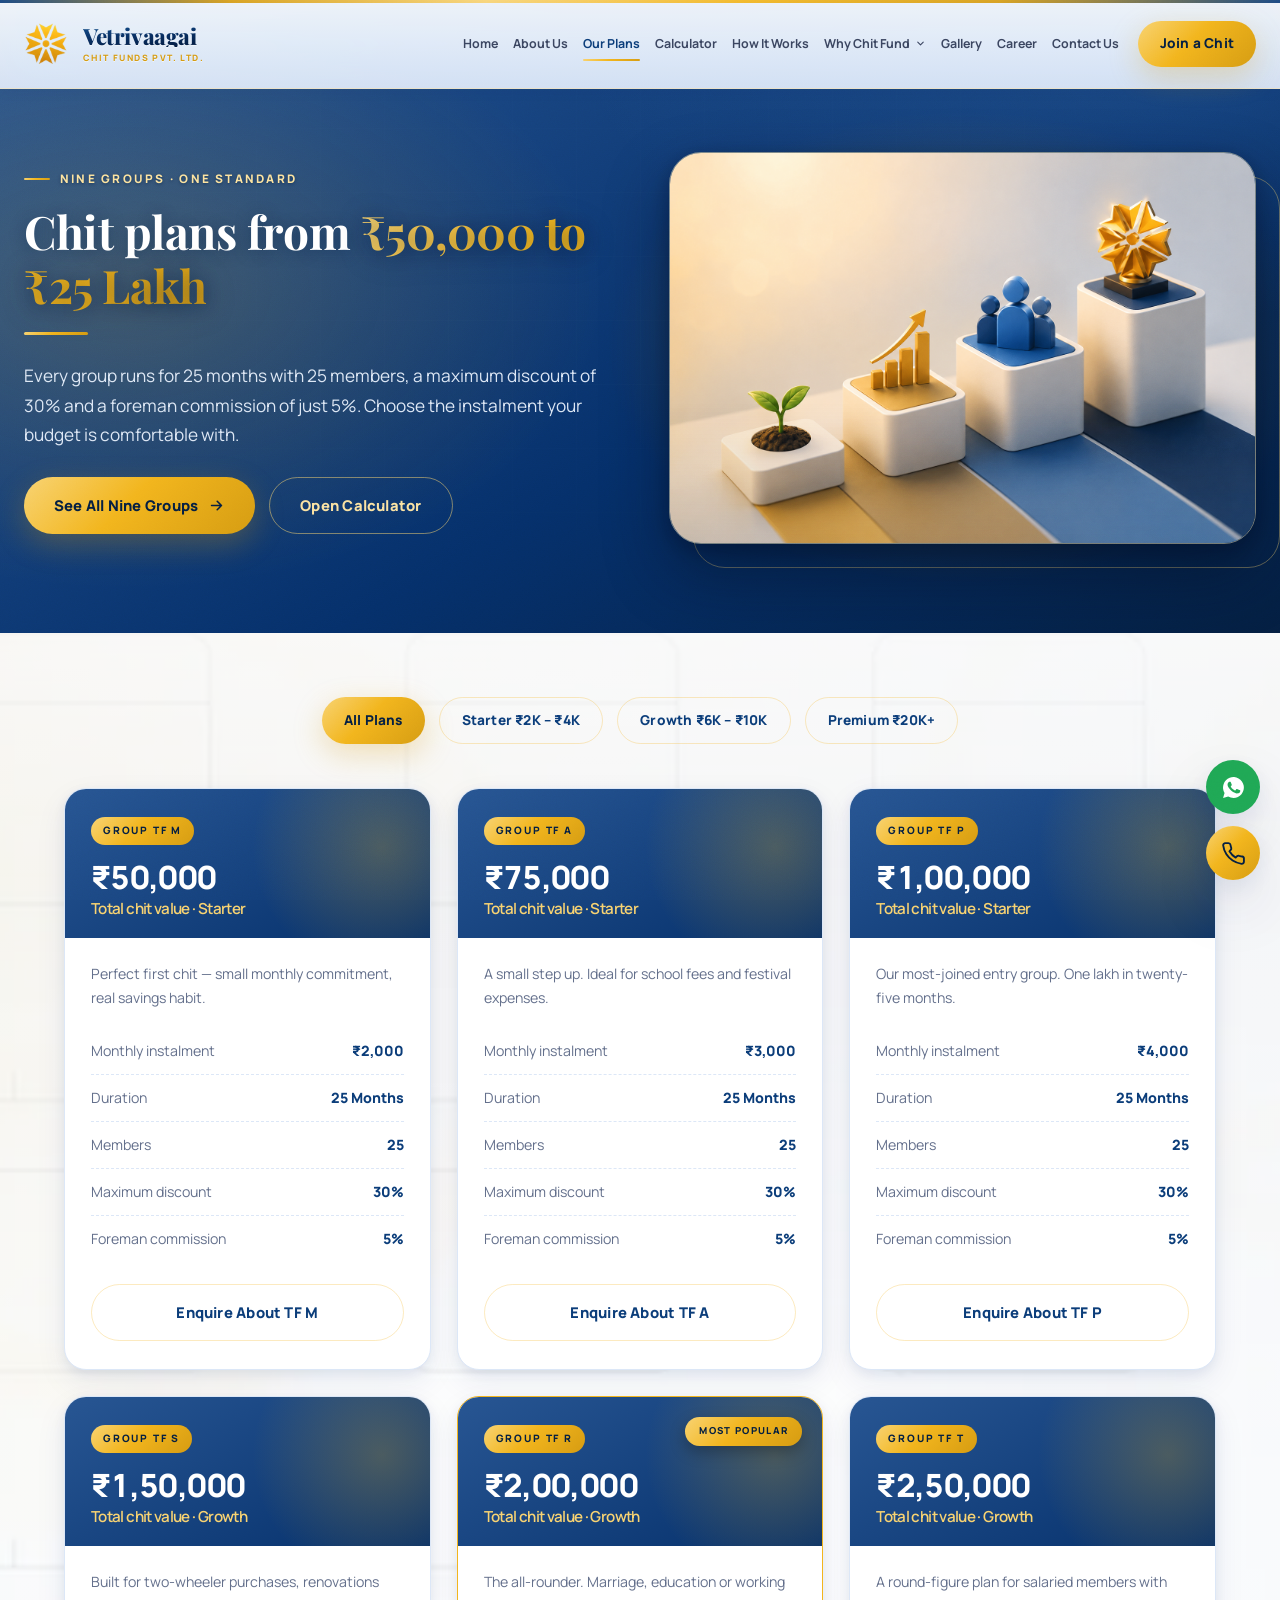
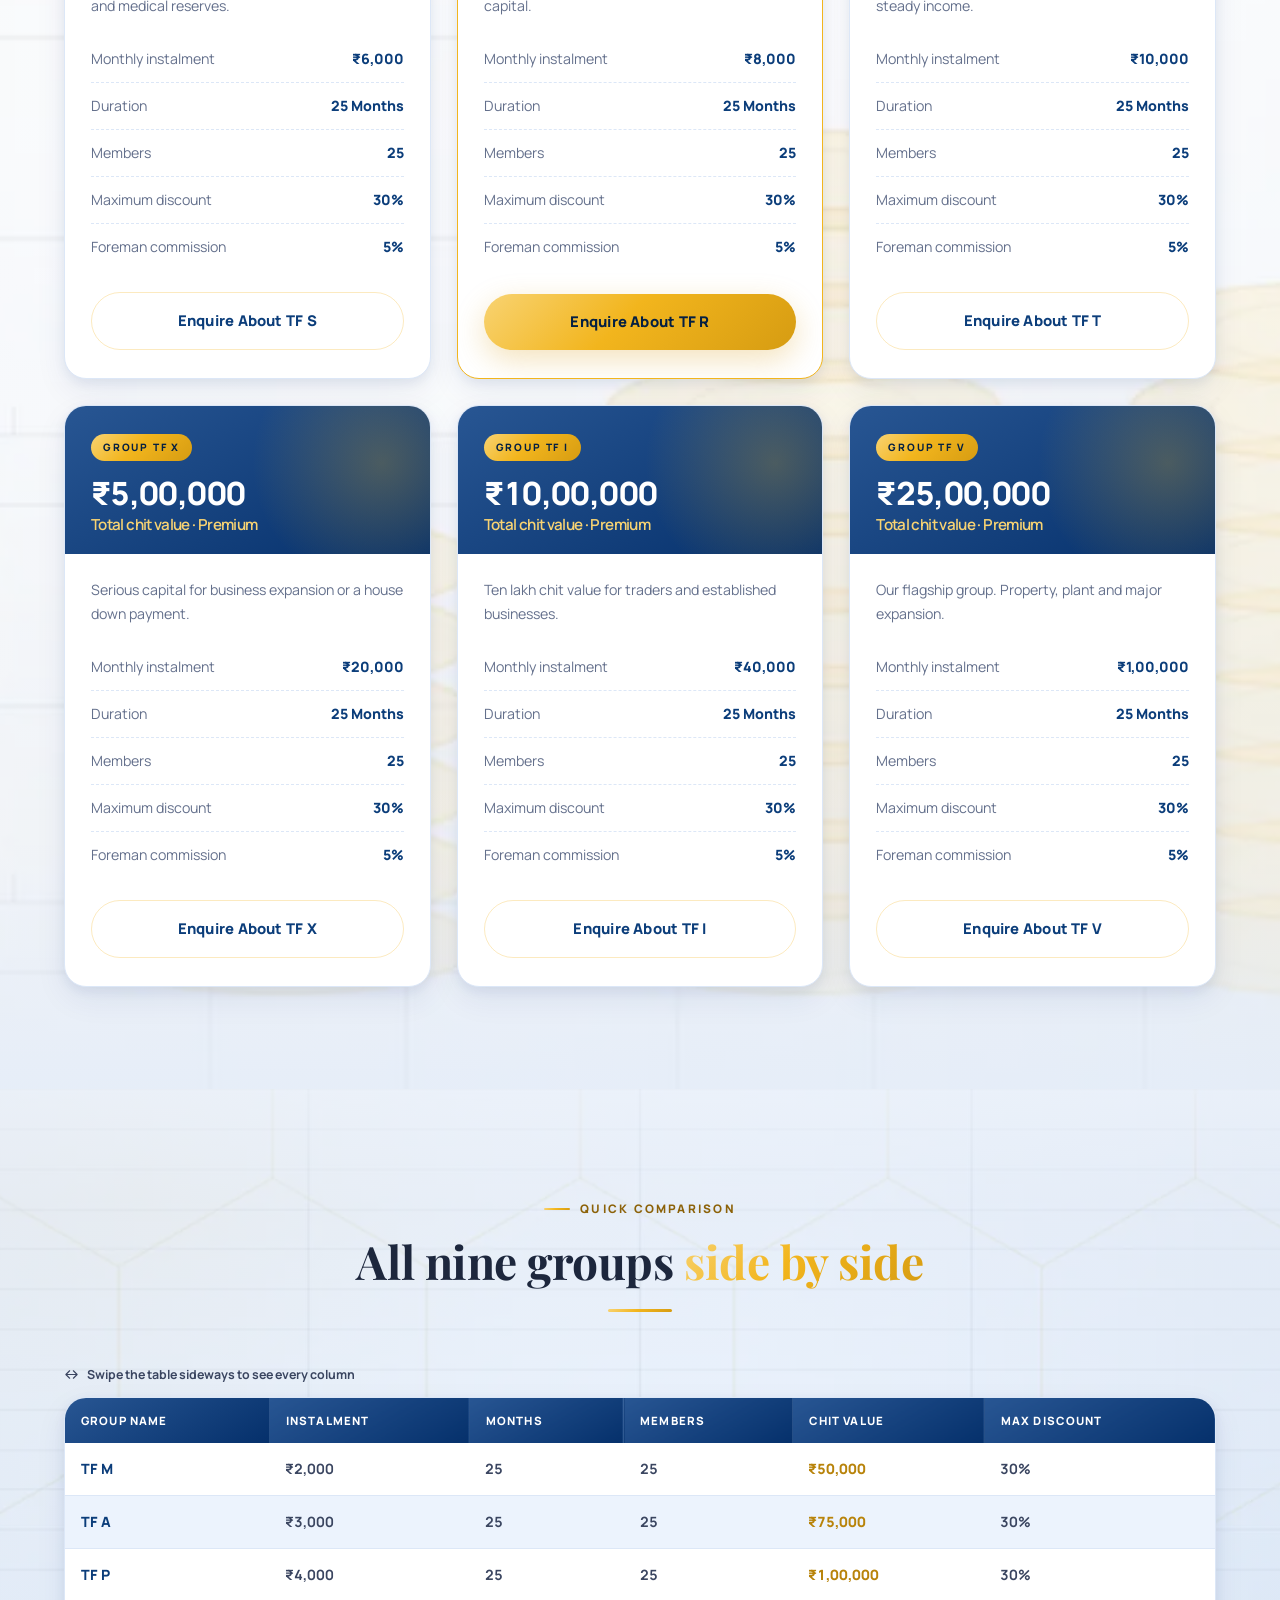
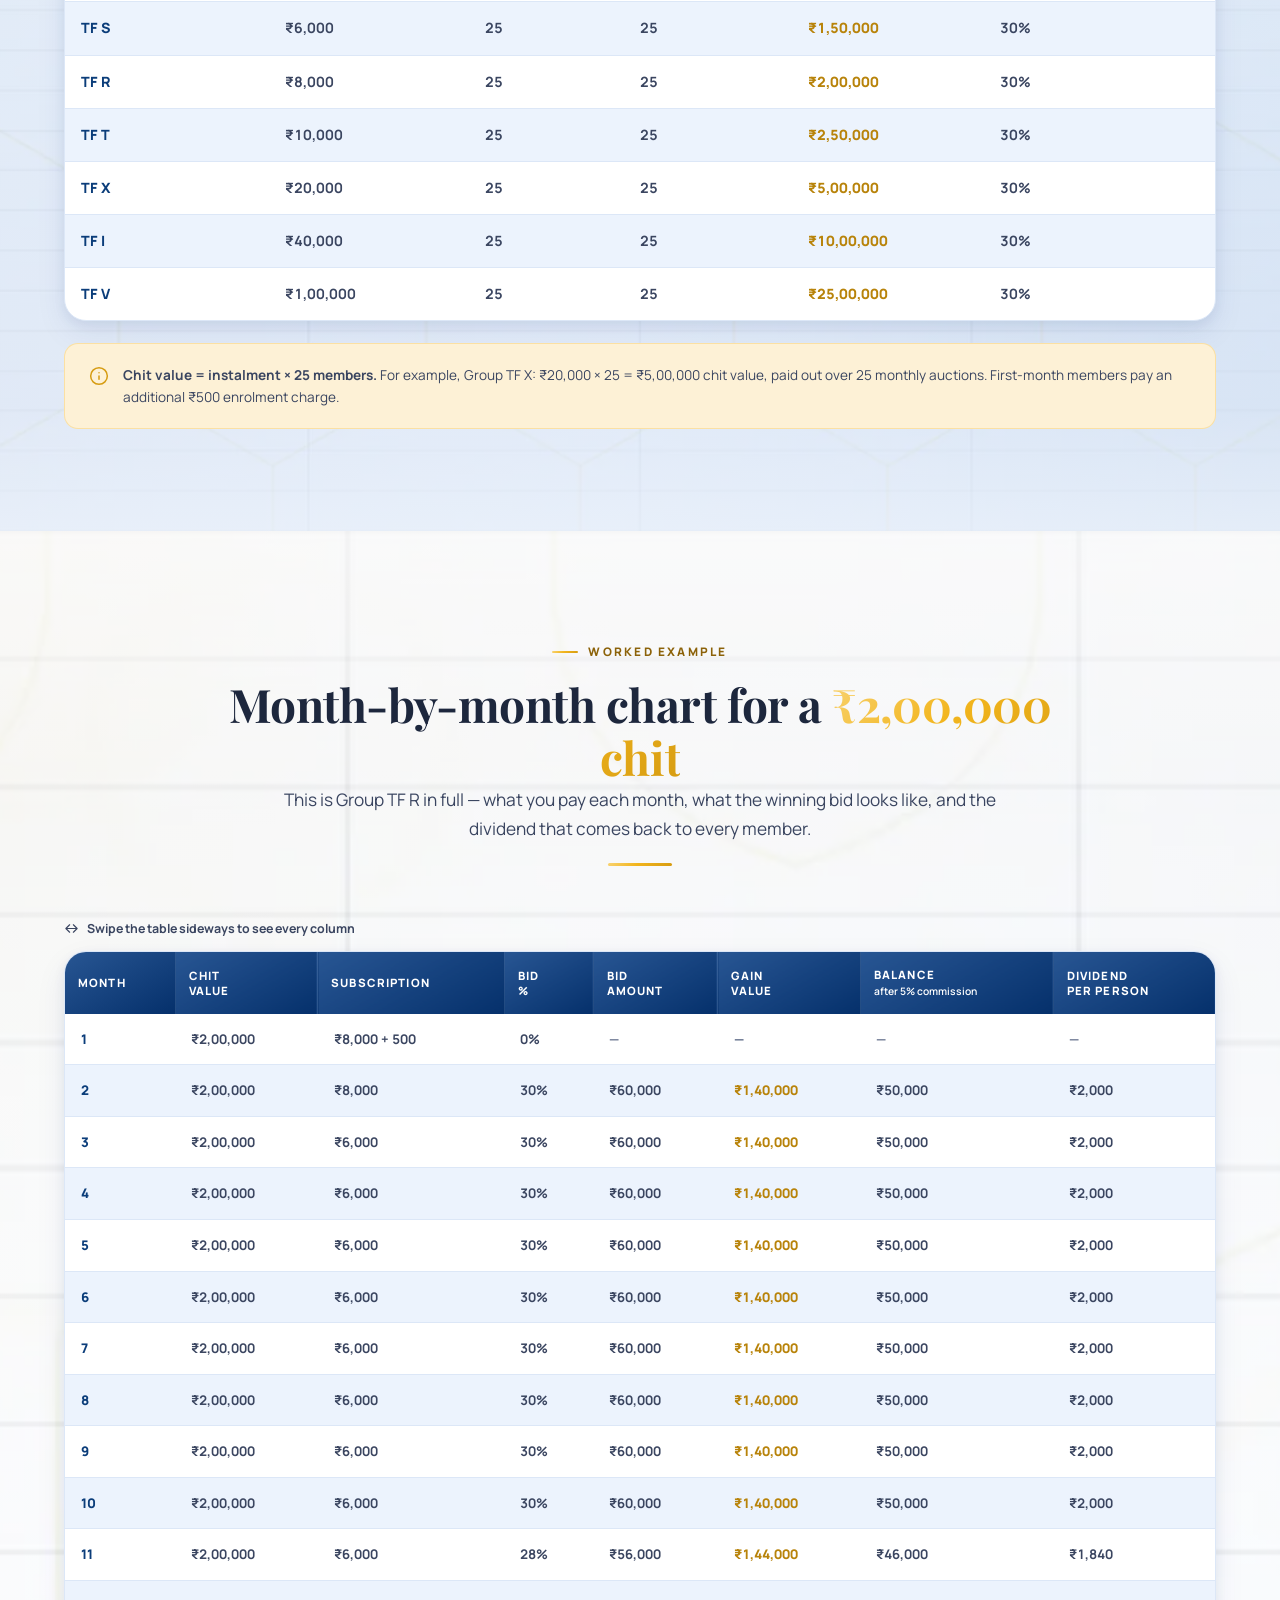
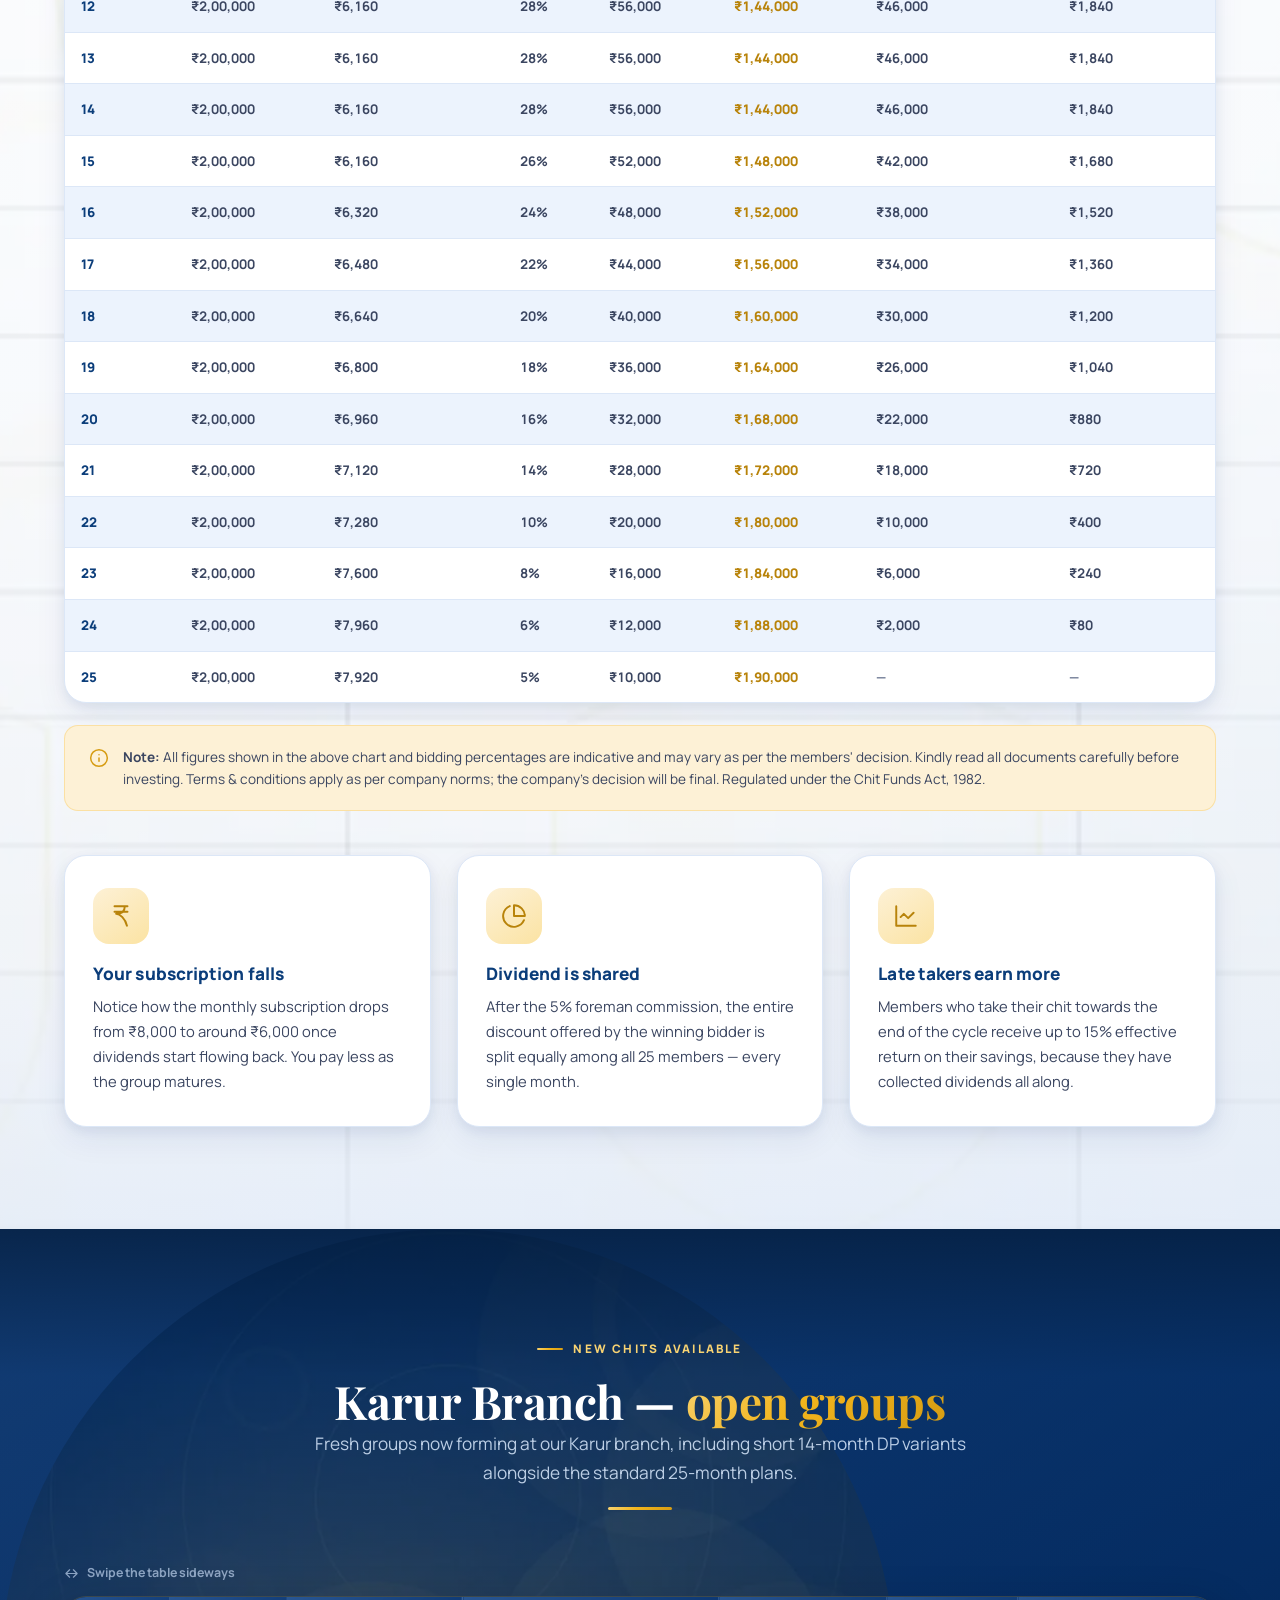
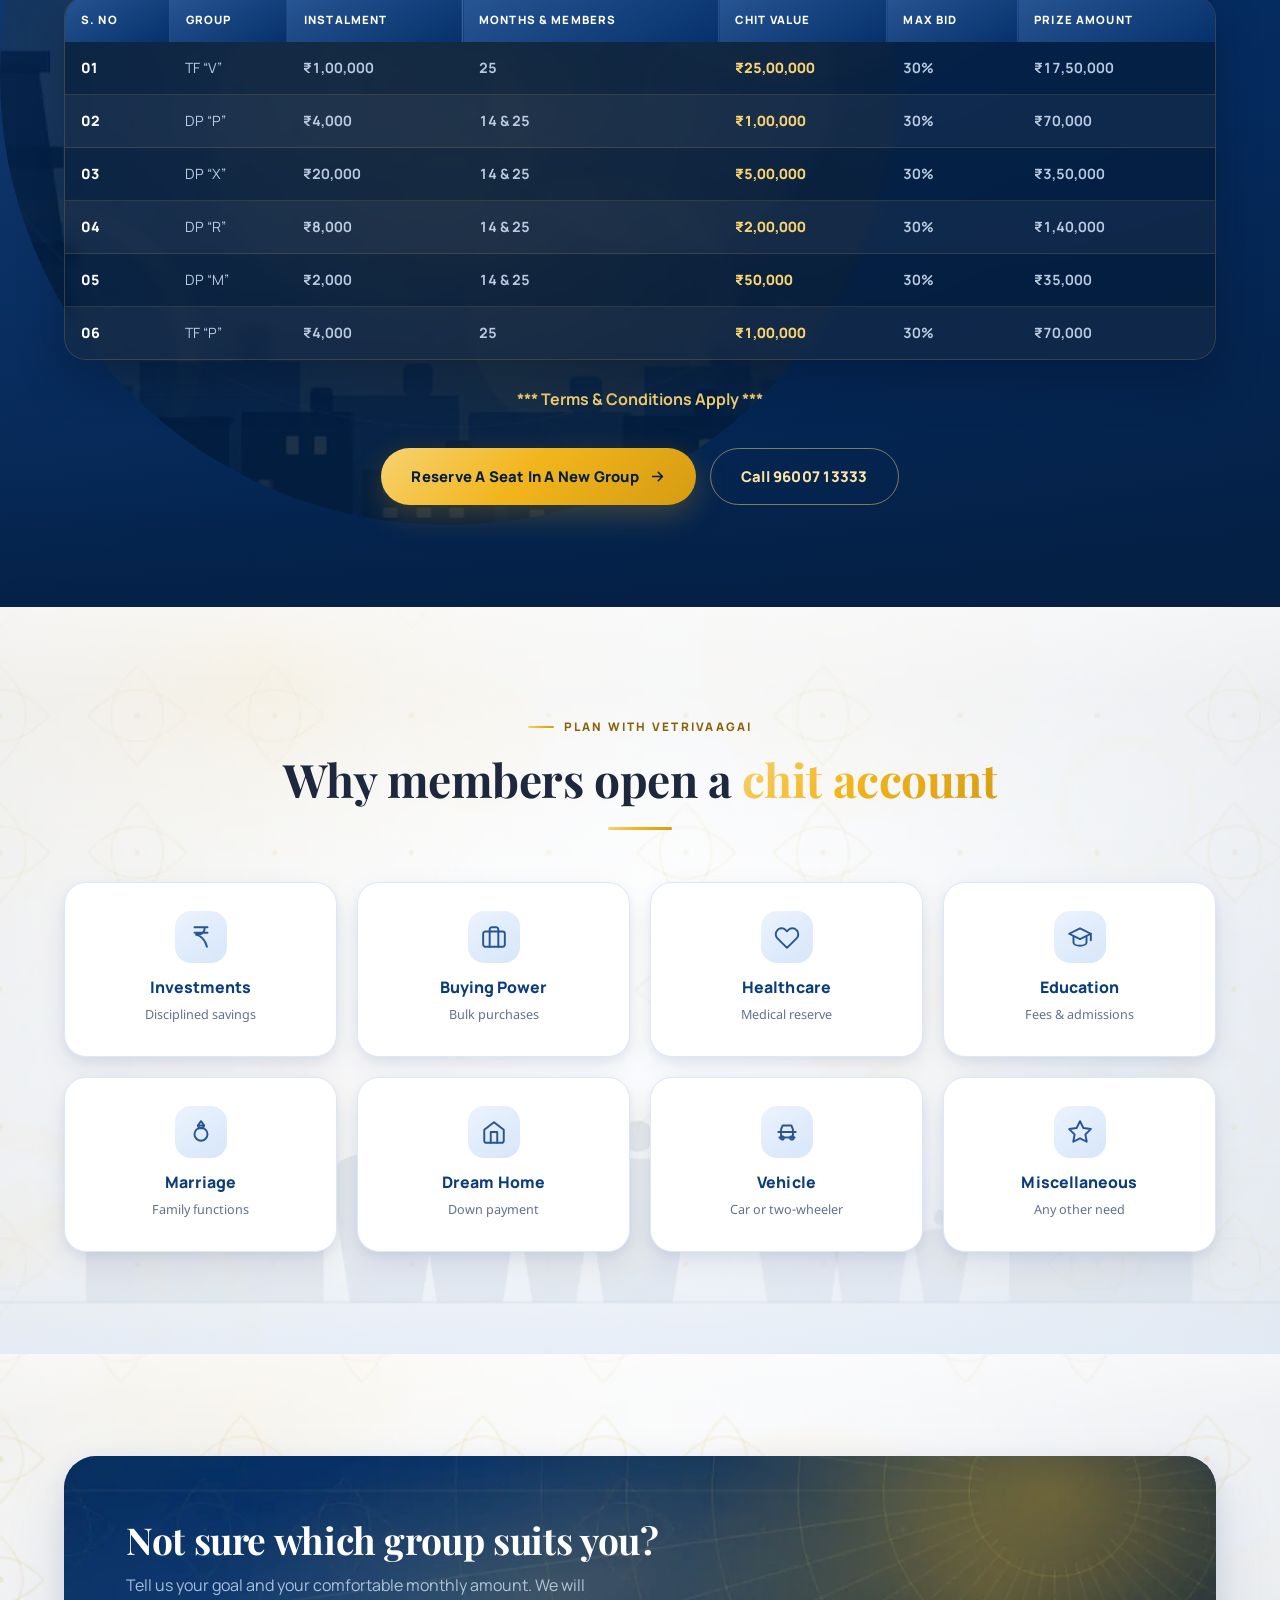
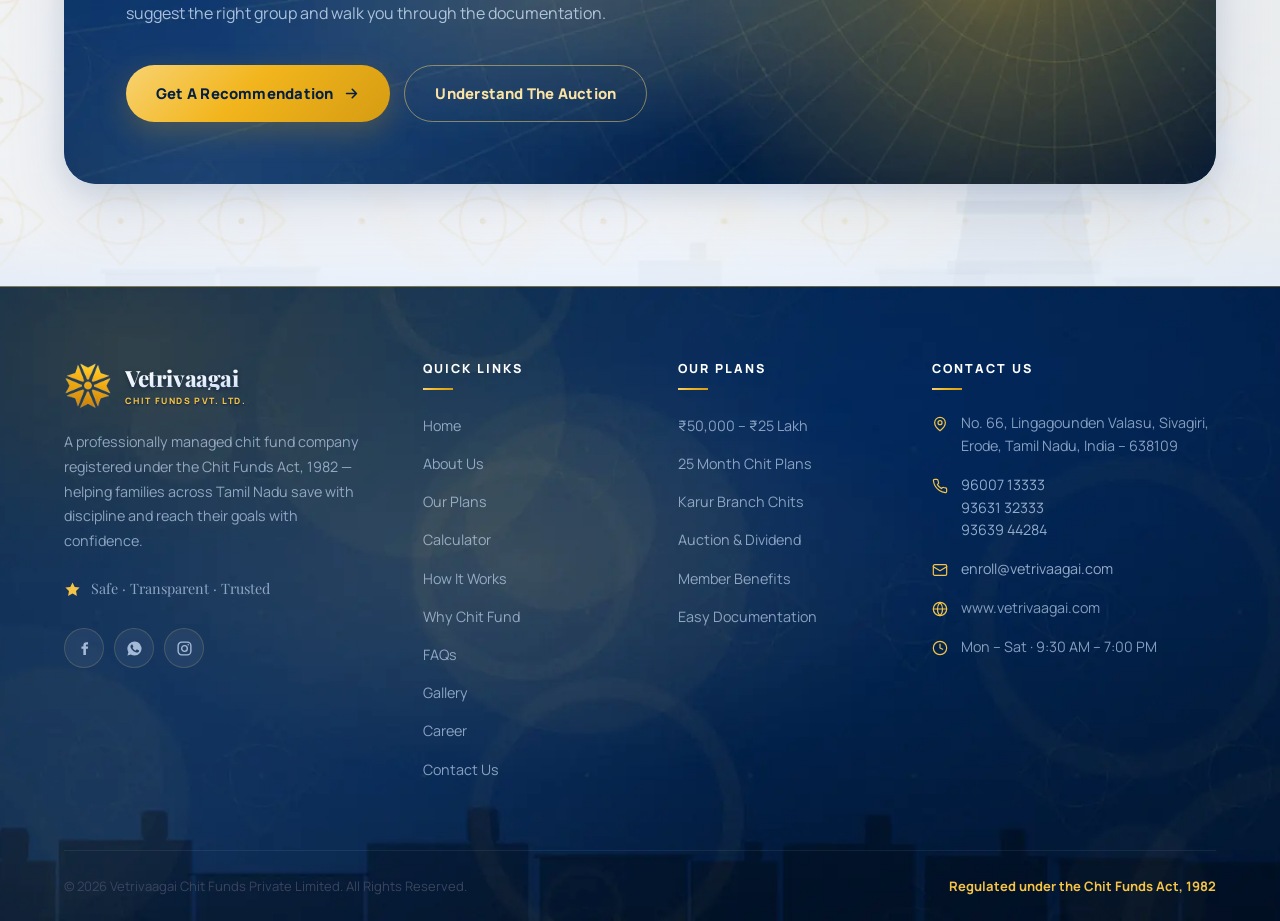
<file: plans.html>
<!DOCTYPE html>
<html lang="en">
<head>
<meta charset="UTF-8">
<meta name="viewport" content="width=device-width, initial-scale=1.0">
<title>Our Chit Plans | Vetrivaagai Chit Funds Private Limited</title>
<meta name="description" content="Nine chit fund plans from Rs.50,000 to Rs.25,00,000 chit value over 25 months. Full month-by-month bid and dividend chart plus Karur branch new chits.">
<meta name="theme-color" content="#0B3D7A">
<meta property="og:title" content="Our Chit Plans | Vetrivaagai Chit Funds Private Limited">
<meta property="og:description" content="Nine chit fund plans from Rs.50,000 to Rs.25,00,000 chit value over 25 months. Full month-by-month bid and dividend chart plus Karur branch new chits.">
<meta property="og:type" content="website">
<link rel="icon" type="image/png" href="assets/img/logo-mark-192.png">
<link rel="apple-touch-icon" href="assets/img/logo-mark-192.png">
<link rel="preconnect" href="https://fonts.googleapis.com">
<link rel="preconnect" href="https://fonts.gstatic.com" crossorigin>
<link href="https://fonts.googleapis.com/css2?family=Playfair+Display:wght@500;600;700;800&family=Manrope:wght@400;500;600;700;800&family=Noto+Sans+Tamil:wght@400;600;700&display=swap" rel="stylesheet">
<link rel="stylesheet" href="assets/css/style.css">
</head>
<body>
<!-- ======================= HEADER ======================= -->
<header class="header">
  <div class="header-inner">
    <a class="brand" href="index.html" aria-label="Vetrivaagai Chit Funds Private Limited home">
      <img src="assets/img/logo-mark-gold.png" alt="Vetrivaagai logo">
      <span class="brand-txt">
        <span class="brand-name">Vetrivaagai</span>
        <span class="brand-sub">Chit Funds Pvt. Ltd.</span>
      </span>
    </a>

    <nav class="nav" aria-label="Main navigation"><a href="index.html">Home</a><a href="about.html">About Us</a><a href="plans.html" class="active">Our Plans</a><a href="calculator.html">Calculator</a><a href="how-it-works.html">How It Works</a><div class="nav-item"><a href="benefits.html" class="nav-trig">Why Chit Fund<svg viewBox="0 0 24 24" fill="none" stroke="currentColor" stroke-width="2.4" stroke-linecap="round" stroke-linejoin="round" aria-hidden="true"><path d="m6 9 6 6 6-6"/></svg></a><div class="nav-panel"><a href="benefits.html">Why Chit Fund</a><a href="faqs.html">FAQs</a></div></div><a href="gallery.html">Gallery</a><a href="career.html">Career</a><a href="contact.html">Contact Us</a></nav>

    <div class="header-cta">
      <a class="hdr-phone" href="tel:+919600713333"><svg viewBox="0 0 24 24" fill="none" stroke="currentColor" stroke-width="1.8" stroke-linecap="round" stroke-linejoin="round" aria-hidden="true"><path d="M22 16.9v3a2 2 0 0 1-2.2 2 19.8 19.8 0 0 1-8.6-3.1 19.5 19.5 0 0 1-6-6A19.8 19.8 0 0 1 2.1 4.2 2 2 0 0 1 4.1 2h3a2 2 0 0 1 2 1.7c.1 1 .4 1.9.7 2.8a2 2 0 0 1-.5 2.1L8.1 9.9a16 16 0 0 0 6 6l1.3-1.3a2 2 0 0 1 2.1-.4c.9.3 1.8.6 2.8.7a2 2 0 0 1 1.7 2Z"/></svg><span>96007 13333</span></a>
      <a class="btn btn-gold btn-sm" href="contact.html">Join a Chit</a>
      <button class="burger" aria-label="Open menu" aria-expanded="false"><span></span><span></span><span></span></button>
    </div>
  </div>
</header>

<div class="scrim"></div>
<aside class="drawer" aria-label="Mobile navigation">
  <a href="index.html">Home</a><a href="about.html">About Us</a><a href="plans.html" class="active">Our Plans</a><a href="calculator.html">Calculator</a><a href="how-it-works.html">How It Works</a><a href="benefits.html">Why Chit Fund</a><a href="faqs.html" class="drawer-sub">FAQs</a><a href="gallery.html">Gallery</a><a href="career.html">Career</a><a href="contact.html">Contact Us</a>
  <a class="btn btn-gold" href="contact.html">Join a Chit Today</a>
  <a class="btn btn-ghost" href="tel:+919600713333">Call 96007 13333</a>
</aside>

<!-- ======================= PAGE TOP OFFSET ======================= -->
<div class="page-offset"><h1 class="sr-only">Our Plans</h1></div>


<!-- ======================= PLANS INTRO ======================= -->
<section class="section section-dark about-hero plans-hero">
  <div class="wrap-wide">
    <div class="split">
      <div class="about-copy rv">
        <span class="eyebrow">Nine Groups &middot; One Standard</span>
        <h2>Chit plans from <span class="gold-text">&#8377;50,000 to &#8377;25 Lakh</span></h2>
        <div class="rule" style="margin-bottom:26px"></div>
        <p class="lead" style="margin-bottom:28px">Every group runs for 25 months with 25 members,
          a maximum discount of 30% and a foreman commission of just 5%. Choose the instalment
          your budget is comfortable with.</p>
        <div class="btn-row">
          <a class="btn btn-gold" href="#plans">See All Nine Groups <svg viewBox="0 0 24 24" fill="none" stroke="currentColor" stroke-width="1.8" stroke-linecap="round" stroke-linejoin="round" aria-hidden="true"><path d="M5 12h14M13 6l6 6-6 6"/></svg></a>
          <a class="btn btn-ghost" href="calculator.html">Open Calculator</a>
        </div>
      </div>

      <div class="about-visual">
        <div class="about-frame">
          <img src="assets/img/OURPLAN.png" alt="Chit plan tiers rising from a first small saving to the full chit payout" width="1536" height="1024" fetchpriority="high">
        </div>
      </div>
    </div>
  </div>
</section>

<!-- ======================= FILTER + CARDS ======================= -->
<section class="section has-bg bg-plans" id="plans">
  <div class="wrap">
    <div class="btn-row center rv" style="margin-bottom:44px">
      <button class="btn btn-gold btn-sm" data-filter="all">All Plans</button>
      <button class="btn btn-ghost btn-sm" data-filter="starter">Starter &#8377;2K &ndash; &#8377;4K</button>
      <button class="btn btn-ghost btn-sm" data-filter="growth">Growth &#8377;6K &ndash; &#8377;10K</button>
      <button class="btn btn-ghost btn-sm" data-filter="premium">Premium &#8377;20K+</button>
    </div>

    <p class="purpose-note" id="purposeNote" hidden></p>

    <div class="plans-grid">
      <article class="plan rv rv-d1" data-tier="starter">
        
        <div class="plan-top">
          <span class="plan-code">Group TF M</span>
          <div class="plan-val">&#8377;50,000<small>Total chit value &middot; Starter</small></div>
        </div>
        <div class="plan-body">
          <p style="font-size:.885rem;margin-bottom:18px;color:var(--muted)">Perfect first chit &mdash; small monthly commitment, real savings habit.</p>
          <ul>
            <li><span>Monthly instalment</span><b>&#8377;2,000</b></li>
            <li><span>Duration</span><b>25 Months</b></li>
            <li><span>Members</span><b>25</b></li>
            <li><span>Maximum discount</span><b>30%</b></li>
            <li><span>Foreman commission</span><b>5%</b></li>
          </ul>
          <a class="btn btn-ghost" href="contact.html">Enquire About TF M</a>
        </div>
      </article>
      <article class="plan rv rv-d2" data-tier="starter">
        
        <div class="plan-top">
          <span class="plan-code">Group TF A</span>
          <div class="plan-val">&#8377;75,000<small>Total chit value &middot; Starter</small></div>
        </div>
        <div class="plan-body">
          <p style="font-size:.885rem;margin-bottom:18px;color:var(--muted)">A small step up. Ideal for school fees and festival expenses.</p>
          <ul>
            <li><span>Monthly instalment</span><b>&#8377;3,000</b></li>
            <li><span>Duration</span><b>25 Months</b></li>
            <li><span>Members</span><b>25</b></li>
            <li><span>Maximum discount</span><b>30%</b></li>
            <li><span>Foreman commission</span><b>5%</b></li>
          </ul>
          <a class="btn btn-ghost" href="contact.html">Enquire About TF A</a>
        </div>
      </article>
      <article class="plan rv rv-d3" data-tier="starter">
        
        <div class="plan-top">
          <span class="plan-code">Group TF P</span>
          <div class="plan-val">&#8377;1,00,000<small>Total chit value &middot; Starter</small></div>
        </div>
        <div class="plan-body">
          <p style="font-size:.885rem;margin-bottom:18px;color:var(--muted)">Our most-joined entry group. One lakh in twenty-five months.</p>
          <ul>
            <li><span>Monthly instalment</span><b>&#8377;4,000</b></li>
            <li><span>Duration</span><b>25 Months</b></li>
            <li><span>Members</span><b>25</b></li>
            <li><span>Maximum discount</span><b>30%</b></li>
            <li><span>Foreman commission</span><b>5%</b></li>
          </ul>
          <a class="btn btn-ghost" href="contact.html">Enquire About TF P</a>
        </div>
      </article>
      <article class="plan rv rv-d1" data-tier="growth">
        
        <div class="plan-top">
          <span class="plan-code">Group TF S</span>
          <div class="plan-val">&#8377;1,50,000<small>Total chit value &middot; Growth</small></div>
        </div>
        <div class="plan-body">
          <p style="font-size:.885rem;margin-bottom:18px;color:var(--muted)">Built for two-wheeler purchases, renovations and medical reserves.</p>
          <ul>
            <li><span>Monthly instalment</span><b>&#8377;6,000</b></li>
            <li><span>Duration</span><b>25 Months</b></li>
            <li><span>Members</span><b>25</b></li>
            <li><span>Maximum discount</span><b>30%</b></li>
            <li><span>Foreman commission</span><b>5%</b></li>
          </ul>
          <a class="btn btn-ghost" href="contact.html">Enquire About TF S</a>
        </div>
      </article>
      <article class="plan feat rv rv-d2" data-tier="growth">
        <span class="plan-tag">Most Popular</span>
        <div class="plan-top">
          <span class="plan-code">Group TF R</span>
          <div class="plan-val">&#8377;2,00,000<small>Total chit value &middot; Growth</small></div>
        </div>
        <div class="plan-body">
          <p style="font-size:.885rem;margin-bottom:18px;color:var(--muted)">The all-rounder. Marriage, education or working capital.</p>
          <ul>
            <li><span>Monthly instalment</span><b>&#8377;8,000</b></li>
            <li><span>Duration</span><b>25 Months</b></li>
            <li><span>Members</span><b>25</b></li>
            <li><span>Maximum discount</span><b>30%</b></li>
            <li><span>Foreman commission</span><b>5%</b></li>
          </ul>
          <a class="btn btn-gold" href="contact.html">Enquire About TF R</a>
        </div>
      </article>
      <article class="plan rv rv-d3" data-tier="growth">
        
        <div class="plan-top">
          <span class="plan-code">Group TF T</span>
          <div class="plan-val">&#8377;2,50,000<small>Total chit value &middot; Growth</small></div>
        </div>
        <div class="plan-body">
          <p style="font-size:.885rem;margin-bottom:18px;color:var(--muted)">A round-figure plan for salaried members with steady income.</p>
          <ul>
            <li><span>Monthly instalment</span><b>&#8377;10,000</b></li>
            <li><span>Duration</span><b>25 Months</b></li>
            <li><span>Members</span><b>25</b></li>
            <li><span>Maximum discount</span><b>30%</b></li>
            <li><span>Foreman commission</span><b>5%</b></li>
          </ul>
          <a class="btn btn-ghost" href="contact.html">Enquire About TF T</a>
        </div>
      </article>
      <article class="plan rv rv-d1" data-tier="premium">
        
        <div class="plan-top">
          <span class="plan-code">Group TF X</span>
          <div class="plan-val">&#8377;5,00,000<small>Total chit value &middot; Premium</small></div>
        </div>
        <div class="plan-body">
          <p style="font-size:.885rem;margin-bottom:18px;color:var(--muted)">Serious capital for business expansion or a house down payment.</p>
          <ul>
            <li><span>Monthly instalment</span><b>&#8377;20,000</b></li>
            <li><span>Duration</span><b>25 Months</b></li>
            <li><span>Members</span><b>25</b></li>
            <li><span>Maximum discount</span><b>30%</b></li>
            <li><span>Foreman commission</span><b>5%</b></li>
          </ul>
          <a class="btn btn-ghost" href="contact.html">Enquire About TF X</a>
        </div>
      </article>
      <article class="plan rv rv-d2" data-tier="premium">
        
        <div class="plan-top">
          <span class="plan-code">Group TF I</span>
          <div class="plan-val">&#8377;10,00,000<small>Total chit value &middot; Premium</small></div>
        </div>
        <div class="plan-body">
          <p style="font-size:.885rem;margin-bottom:18px;color:var(--muted)">Ten lakh chit value for traders and established businesses.</p>
          <ul>
            <li><span>Monthly instalment</span><b>&#8377;40,000</b></li>
            <li><span>Duration</span><b>25 Months</b></li>
            <li><span>Members</span><b>25</b></li>
            <li><span>Maximum discount</span><b>30%</b></li>
            <li><span>Foreman commission</span><b>5%</b></li>
          </ul>
          <a class="btn btn-ghost" href="contact.html">Enquire About TF I</a>
        </div>
      </article>
      <article class="plan rv rv-d3" data-tier="premium">
        
        <div class="plan-top">
          <span class="plan-code">Group TF V</span>
          <div class="plan-val">&#8377;25,00,000<small>Total chit value &middot; Premium</small></div>
        </div>
        <div class="plan-body">
          <p style="font-size:.885rem;margin-bottom:18px;color:var(--muted)">Our flagship group. Property, plant and major expansion.</p>
          <ul>
            <li><span>Monthly instalment</span><b>&#8377;1,00,000</b></li>
            <li><span>Duration</span><b>25 Months</b></li>
            <li><span>Members</span><b>25</b></li>
            <li><span>Maximum discount</span><b>30%</b></li>
            <li><span>Foreman commission</span><b>5%</b></li>
          </ul>
          <a class="btn btn-ghost" href="contact.html">Enquire About TF V</a>
        </div>
      </article>
    </div>
  </div>
</section>

<!-- ======================= MASTER TABLE ======================= -->
<section class="section section-tint has-bg bg-table">
  <div class="wrap">
    <div class="head center rv">
      <span class="eyebrow">Quick Comparison</span>
      <h2>All nine groups <span class="gold-text">side by side</span></h2>
      <div class="rule"></div>
    </div>

    <p class="scroll-hint rv"><svg viewBox="0 0 24 24" fill="none" stroke="currentColor" stroke-width="1.8" stroke-linecap="round" stroke-linejoin="round" aria-hidden="true"><path d="M3 12h18M9 6l-6 6 6 6M15 6l6 6-6 6"/></svg> Swipe the table sideways to see every column</p>
    <div class="table-wrap rv">
      <table class="tbl">
        <thead>
          <tr>
            <th>Group Name</th><th>Instalment</th><th>Months</th>
            <th>Members</th><th>Chit Value</th><th>Max Discount</th>
          </tr>
        </thead>
        <tbody><tr><td>TF M</td><td class="num">&#8377;2,000</td><td class="num">25</td><td class="num">25</td><td class="num hl">&#8377;50,000</td><td class="num">30%</td></tr><tr><td>TF A</td><td class="num">&#8377;3,000</td><td class="num">25</td><td class="num">25</td><td class="num hl">&#8377;75,000</td><td class="num">30%</td></tr><tr><td>TF P</td><td class="num">&#8377;4,000</td><td class="num">25</td><td class="num">25</td><td class="num hl">&#8377;1,00,000</td><td class="num">30%</td></tr><tr><td>TF S</td><td class="num">&#8377;6,000</td><td class="num">25</td><td class="num">25</td><td class="num hl">&#8377;1,50,000</td><td class="num">30%</td></tr><tr><td>TF R</td><td class="num">&#8377;8,000</td><td class="num">25</td><td class="num">25</td><td class="num hl">&#8377;2,00,000</td><td class="num">30%</td></tr><tr><td>TF T</td><td class="num">&#8377;10,000</td><td class="num">25</td><td class="num">25</td><td class="num hl">&#8377;2,50,000</td><td class="num">30%</td></tr><tr><td>TF X</td><td class="num">&#8377;20,000</td><td class="num">25</td><td class="num">25</td><td class="num hl">&#8377;5,00,000</td><td class="num">30%</td></tr><tr><td>TF I</td><td class="num">&#8377;40,000</td><td class="num">25</td><td class="num">25</td><td class="num hl">&#8377;10,00,000</td><td class="num">30%</td></tr><tr><td>TF V</td><td class="num">&#8377;1,00,000</td><td class="num">25</td><td class="num">25</td><td class="num hl">&#8377;25,00,000</td><td class="num">30%</td></tr></tbody>
      </table>
    </div>
    <div class="tbl-note rv"><svg viewBox="0 0 24 24" fill="none" stroke="currentColor" stroke-width="1.8" stroke-linecap="round" stroke-linejoin="round" aria-hidden="true"><circle cx="12" cy="12" r="10"/><path d="M12 16v-4M12 8h.01"/></svg>
      <span><b>Chit value = instalment &times; 25 members.</b> For example, Group TF X:
      &#8377;20,000 &times; 25 = &#8377;5,00,000 chit value, paid out over 25 monthly auctions.
      First-month members pay an additional &#8377;500 enrolment charge.</span>
    </div>
  </div>
</section>

<!-- ======================= FULL BID TABLE ======================= -->
<section class="section has-bg bg-ledger" id="chart">
  <div class="wrap">
    <div class="head center rv">
      <span class="eyebrow">Worked Example</span>
      <h2>Month-by-month chart for a <span class="gold-text">&#8377;2,00,000 chit</span></h2>
      <p class="lead" style="margin-inline:auto">This is Group TF R in full &mdash; what you pay each month,
        what the winning bid looks like, and the dividend that comes back to every member.</p>
      <div class="rule"></div>
    </div>

    <p class="scroll-hint rv"><svg viewBox="0 0 24 24" fill="none" stroke="currentColor" stroke-width="1.8" stroke-linecap="round" stroke-linejoin="round" aria-hidden="true"><path d="M3 12h18M9 6l-6 6 6 6M15 6l6 6-6 6"/></svg> Swipe the table sideways to see every column</p>
    <div class="table-wrap rv">
      <table class="tbl tbl-dense">
        <thead>
          <tr>
            <th>Month</th><th>Chit<br>Value</th><th>Sub&shy;scription</th><th>Bid<br>%</th>
            <th>Bid<br>Amount</th><th>Gain<br>Value</th>
            <th>Balance<br><span style="font-weight:600;text-transform:none;letter-spacing:0;font-size:.9em">after 5% commission</span></th>
            <th>Dividend<br>per Person</th>
          </tr>
        </thead>
        <tbody><tr><td>1</td><td class="num">&#8377;2,00,000</td><td class="num">&#8377;8,000 + 500</td><td class="num">0%</td><td class="num" style="color:var(--muted)">&mdash;</td><td class="num hl" style="color:var(--muted)">&mdash;</td><td class="num" style="color:var(--muted)">&mdash;</td><td class="num" style="color:var(--muted)">&mdash;</td></tr><tr><td>2</td><td class="num">&#8377;2,00,000</td><td class="num">&#8377;8,000</td><td class="num">30%</td><td class="num">&#8377;60,000</td><td class="num hl">&#8377;1,40,000</td><td class="num">&#8377;50,000</td><td class="num">&#8377;2,000</td></tr><tr><td>3</td><td class="num">&#8377;2,00,000</td><td class="num">&#8377;6,000</td><td class="num">30%</td><td class="num">&#8377;60,000</td><td class="num hl">&#8377;1,40,000</td><td class="num">&#8377;50,000</td><td class="num">&#8377;2,000</td></tr><tr><td>4</td><td class="num">&#8377;2,00,000</td><td class="num">&#8377;6,000</td><td class="num">30%</td><td class="num">&#8377;60,000</td><td class="num hl">&#8377;1,40,000</td><td class="num">&#8377;50,000</td><td class="num">&#8377;2,000</td></tr><tr><td>5</td><td class="num">&#8377;2,00,000</td><td class="num">&#8377;6,000</td><td class="num">30%</td><td class="num">&#8377;60,000</td><td class="num hl">&#8377;1,40,000</td><td class="num">&#8377;50,000</td><td class="num">&#8377;2,000</td></tr><tr><td>6</td><td class="num">&#8377;2,00,000</td><td class="num">&#8377;6,000</td><td class="num">30%</td><td class="num">&#8377;60,000</td><td class="num hl">&#8377;1,40,000</td><td class="num">&#8377;50,000</td><td class="num">&#8377;2,000</td></tr><tr><td>7</td><td class="num">&#8377;2,00,000</td><td class="num">&#8377;6,000</td><td class="num">30%</td><td class="num">&#8377;60,000</td><td class="num hl">&#8377;1,40,000</td><td class="num">&#8377;50,000</td><td class="num">&#8377;2,000</td></tr><tr><td>8</td><td class="num">&#8377;2,00,000</td><td class="num">&#8377;6,000</td><td class="num">30%</td><td class="num">&#8377;60,000</td><td class="num hl">&#8377;1,40,000</td><td class="num">&#8377;50,000</td><td class="num">&#8377;2,000</td></tr><tr><td>9</td><td class="num">&#8377;2,00,000</td><td class="num">&#8377;6,000</td><td class="num">30%</td><td class="num">&#8377;60,000</td><td class="num hl">&#8377;1,40,000</td><td class="num">&#8377;50,000</td><td class="num">&#8377;2,000</td></tr><tr><td>10</td><td class="num">&#8377;2,00,000</td><td class="num">&#8377;6,000</td><td class="num">30%</td><td class="num">&#8377;60,000</td><td class="num hl">&#8377;1,40,000</td><td class="num">&#8377;50,000</td><td class="num">&#8377;2,000</td></tr><tr><td>11</td><td class="num">&#8377;2,00,000</td><td class="num">&#8377;6,000</td><td class="num">28%</td><td class="num">&#8377;56,000</td><td class="num hl">&#8377;1,44,000</td><td class="num">&#8377;46,000</td><td class="num">&#8377;1,840</td></tr><tr><td>12</td><td class="num">&#8377;2,00,000</td><td class="num">&#8377;6,160</td><td class="num">28%</td><td class="num">&#8377;56,000</td><td class="num hl">&#8377;1,44,000</td><td class="num">&#8377;46,000</td><td class="num">&#8377;1,840</td></tr><tr><td>13</td><td class="num">&#8377;2,00,000</td><td class="num">&#8377;6,160</td><td class="num">28%</td><td class="num">&#8377;56,000</td><td class="num hl">&#8377;1,44,000</td><td class="num">&#8377;46,000</td><td class="num">&#8377;1,840</td></tr><tr><td>14</td><td class="num">&#8377;2,00,000</td><td class="num">&#8377;6,160</td><td class="num">28%</td><td class="num">&#8377;56,000</td><td class="num hl">&#8377;1,44,000</td><td class="num">&#8377;46,000</td><td class="num">&#8377;1,840</td></tr><tr><td>15</td><td class="num">&#8377;2,00,000</td><td class="num">&#8377;6,160</td><td class="num">26%</td><td class="num">&#8377;52,000</td><td class="num hl">&#8377;1,48,000</td><td class="num">&#8377;42,000</td><td class="num">&#8377;1,680</td></tr><tr><td>16</td><td class="num">&#8377;2,00,000</td><td class="num">&#8377;6,320</td><td class="num">24%</td><td class="num">&#8377;48,000</td><td class="num hl">&#8377;1,52,000</td><td class="num">&#8377;38,000</td><td class="num">&#8377;1,520</td></tr><tr><td>17</td><td class="num">&#8377;2,00,000</td><td class="num">&#8377;6,480</td><td class="num">22%</td><td class="num">&#8377;44,000</td><td class="num hl">&#8377;1,56,000</td><td class="num">&#8377;34,000</td><td class="num">&#8377;1,360</td></tr><tr><td>18</td><td class="num">&#8377;2,00,000</td><td class="num">&#8377;6,640</td><td class="num">20%</td><td class="num">&#8377;40,000</td><td class="num hl">&#8377;1,60,000</td><td class="num">&#8377;30,000</td><td class="num">&#8377;1,200</td></tr><tr><td>19</td><td class="num">&#8377;2,00,000</td><td class="num">&#8377;6,800</td><td class="num">18%</td><td class="num">&#8377;36,000</td><td class="num hl">&#8377;1,64,000</td><td class="num">&#8377;26,000</td><td class="num">&#8377;1,040</td></tr><tr><td>20</td><td class="num">&#8377;2,00,000</td><td class="num">&#8377;6,960</td><td class="num">16%</td><td class="num">&#8377;32,000</td><td class="num hl">&#8377;1,68,000</td><td class="num">&#8377;22,000</td><td class="num">&#8377;880</td></tr><tr><td>21</td><td class="num">&#8377;2,00,000</td><td class="num">&#8377;7,120</td><td class="num">14%</td><td class="num">&#8377;28,000</td><td class="num hl">&#8377;1,72,000</td><td class="num">&#8377;18,000</td><td class="num">&#8377;720</td></tr><tr><td>22</td><td class="num">&#8377;2,00,000</td><td class="num">&#8377;7,280</td><td class="num">10%</td><td class="num">&#8377;20,000</td><td class="num hl">&#8377;1,80,000</td><td class="num">&#8377;10,000</td><td class="num">&#8377;400</td></tr><tr><td>23</td><td class="num">&#8377;2,00,000</td><td class="num">&#8377;7,600</td><td class="num">8%</td><td class="num">&#8377;16,000</td><td class="num hl">&#8377;1,84,000</td><td class="num">&#8377;6,000</td><td class="num">&#8377;240</td></tr><tr><td>24</td><td class="num">&#8377;2,00,000</td><td class="num">&#8377;7,960</td><td class="num">6%</td><td class="num">&#8377;12,000</td><td class="num hl">&#8377;1,88,000</td><td class="num">&#8377;2,000</td><td class="num">&#8377;80</td></tr><tr><td>25</td><td class="num">&#8377;2,00,000</td><td class="num">&#8377;7,920</td><td class="num">5%</td><td class="num">&#8377;10,000</td><td class="num hl">&#8377;1,90,000</td><td class="num" style="color:var(--muted)">&mdash;</td><td class="num" style="color:var(--muted)">&mdash;</td></tr></tbody>
      </table>
    </div>

    <div class="tbl-note rv"><svg viewBox="0 0 24 24" fill="none" stroke="currentColor" stroke-width="1.8" stroke-linecap="round" stroke-linejoin="round" aria-hidden="true"><circle cx="12" cy="12" r="10"/><path d="M12 16v-4M12 8h.01"/></svg>
      <span><b>Note:</b> All figures shown in the above chart and bidding percentages are indicative
      and may vary as per the members' decision. Kindly read all documents carefully before investing.
      Terms &amp; conditions apply as per company norms; the company's decision will be final.
      Regulated under the Chit Funds Act, 1982.</span>
    </div>

    <div class="grid g-3" style="margin-top:44px">
      <article class="card rv">
        <div class="ic ic-gold"><svg viewBox="0 0 24 24" fill="none" stroke="currentColor" stroke-width="1.8" stroke-linecap="round" stroke-linejoin="round" aria-hidden="true"><path d="M6 3h12M6 8h12M15.5 3c0 5-3 7-8 7 3.5 0 8.5 4.5 10 11"/></svg></div>
        <h4>Your subscription falls</h4>
        <p>Notice how the monthly subscription drops from &#8377;8,000 to around &#8377;6,000 once
           dividends start flowing back. You pay less as the group matures.</p>
      </article>
      <article class="card rv rv-d1">
        <div class="ic ic-gold"><svg viewBox="0 0 24 24" fill="none" stroke="currentColor" stroke-width="1.8" stroke-linecap="round" stroke-linejoin="round" aria-hidden="true"><path d="M21.2 15.9A10 10 0 1 1 8.1 2.8"/><path d="M22 12A10 10 0 0 0 12 2v10Z"/></svg></div>
        <h4>Dividend is shared</h4>
        <p>After the 5% foreman commission, the entire discount offered by the winning bidder is
           split equally among all 25 members &mdash; every single month.</p>
      </article>
      <article class="card rv rv-d2">
        <div class="ic ic-gold"><svg viewBox="0 0 24 24" fill="none" stroke="currentColor" stroke-width="1.8" stroke-linecap="round" stroke-linejoin="round" aria-hidden="true"><path d="M3 3v18h18"/><path d="m19 9-5 5-4-4-3 3"/></svg></div>
        <h4>Late takers earn more</h4>
        <p>Members who take their chit towards the end of the cycle receive up to 15% effective
           return on their savings, because they have collected dividends all along.</p>
      </article>
    </div>
  </div>
</section>

<!-- ======================= KARUR BRANCH ======================= -->
<section class="section section-dark has-bg bg-branch" id="karur">
  <div class="wrap">
    <div class="head center rv">
      <span class="eyebrow">New Chits Available</span>
      <h2>Karur Branch &mdash; <span class="gold-text">open groups</span></h2>
      <p class="lead" style="margin-inline:auto">Fresh groups now forming at our Karur branch,
        including short 14-month DP variants alongside the standard 25-month plans.</p>
      <div class="rule"></div>
    </div>

    <p class="scroll-hint rv" style="color:rgba(202,222,247,.66)"><svg viewBox="0 0 24 24" fill="none" stroke="currentColor" stroke-width="1.8" stroke-linecap="round" stroke-linejoin="round" aria-hidden="true"><path d="M3 12h18M9 6l-6 6 6 6M15 6l6 6-6 6"/></svg> Swipe the table sideways</p>
    <div class="table-wrap rv">
      <table class="tbl">
        <thead>
          <tr>
            <th>S. No</th><th>Group</th><th>Instalment</th><th>Months &amp; Members</th>
            <th>Chit Value</th><th>Max Bid</th><th>Prize Amount</th>
          </tr>
        </thead>
        <tbody><tr><td>01</td><td>TF &ldquo;V&rdquo;</td><td class="num">&#8377;1,00,000</td><td class="num">25</td><td class="num hl">&#8377;25,00,000</td><td class="num">30%</td><td class="num">&#8377;17,50,000</td></tr><tr><td>02</td><td>DP &ldquo;P&rdquo;</td><td class="num">&#8377;4,000</td><td class="num">14 &amp; 25</td><td class="num hl">&#8377;1,00,000</td><td class="num">30%</td><td class="num">&#8377;70,000</td></tr><tr><td>03</td><td>DP &ldquo;X&rdquo;</td><td class="num">&#8377;20,000</td><td class="num">14 &amp; 25</td><td class="num hl">&#8377;5,00,000</td><td class="num">30%</td><td class="num">&#8377;3,50,000</td></tr><tr><td>04</td><td>DP &ldquo;R&rdquo;</td><td class="num">&#8377;8,000</td><td class="num">14 &amp; 25</td><td class="num hl">&#8377;2,00,000</td><td class="num">30%</td><td class="num">&#8377;1,40,000</td></tr><tr><td>05</td><td>DP &ldquo;M&rdquo;</td><td class="num">&#8377;2,000</td><td class="num">14 &amp; 25</td><td class="num hl">&#8377;50,000</td><td class="num">30%</td><td class="num">&#8377;35,000</td></tr><tr><td>06</td><td>TF &ldquo;P&rdquo;</td><td class="num">&#8377;4,000</td><td class="num">25</td><td class="num hl">&#8377;1,00,000</td><td class="num">30%</td><td class="num">&#8377;70,000</td></tr></tbody>
      </table>
    </div>

    <p class="center rv" style="margin-top:26px;color:var(--gd-300);font-weight:700">
      *** Terms &amp; Conditions Apply ***
    </p>

    <div class="btn-row center rv" style="margin-top:34px">
      <a class="btn btn-gold" href="contact.html">Reserve A Seat In A New Group <svg viewBox="0 0 24 24" fill="none" stroke="currentColor" stroke-width="1.8" stroke-linecap="round" stroke-linejoin="round" aria-hidden="true"><path d="M5 12h14M13 6l6 6-6 6"/></svg></a>
      <a class="btn btn-ghost" href="tel:+919600713333">Call 96007 13333</a>
    </div>
  </div>
</section>

<!-- ======================= WHAT PEOPLE USE IT FOR ======================= -->
<section class="section has-bg bg-family">
  <div class="wrap">
    <div class="head center rv">
      <span class="eyebrow">Plan With Vetrivaagai</span>
      <h2>Why members open a <span class="gold-text">chit account</span></h2>
      <div class="rule"></div>
    </div>
    <div class="uses">
      <div class="use rv"><div class="ic"><svg viewBox="0 0 24 24" fill="none" stroke="currentColor" stroke-width="1.8" stroke-linecap="round" stroke-linejoin="round" aria-hidden="true"><path d="M6 3h12M6 8h12M15.5 3c0 5-3 7-8 7 3.5 0 8.5 4.5 10 11"/></svg></div><h4>Investments</h4><span>Disciplined savings</span></div>
      <div class="use rv rv-d1"><div class="ic"><svg viewBox="0 0 24 24" fill="none" stroke="currentColor" stroke-width="1.8" stroke-linecap="round" stroke-linejoin="round" aria-hidden="true"><rect x="2" y="7" width="20" height="14" rx="2"/><path d="M16 21V5a2 2 0 0 0-2-2h-4a2 2 0 0 0-2 2v16"/></svg></div><h4>Buying Power</h4><span>Bulk purchases</span></div>
      <div class="use rv rv-d2"><div class="ic"><svg viewBox="0 0 24 24" fill="none" stroke="currentColor" stroke-width="1.8" stroke-linecap="round" stroke-linejoin="round" aria-hidden="true"><path d="M20.8 5.6a5.4 5.4 0 0 0-7.7 0L12 6.7l-1.1-1.1a5.4 5.4 0 0 0-7.7 7.7L12 22l8.8-8.7a5.4 5.4 0 0 0 0-7.7Z"/></svg></div><h4>Healthcare</h4><span>Medical reserve</span></div>
      <div class="use rv rv-d3"><div class="ic"><svg viewBox="0 0 24 24" fill="none" stroke="currentColor" stroke-width="1.8" stroke-linecap="round" stroke-linejoin="round" aria-hidden="true"><path d="M22 9 12 4 2 9l10 5 10-5Z"/><path d="M6 11.5V17c0 1.7 2.7 3 6 3s6-1.3 6-3v-5.5"/><path d="M22 9v6"/></svg></div><h4>Education</h4><span>Fees &amp; admissions</span></div>
      <div class="use rv"><div class="ic"><svg viewBox="0 0 24 24" fill="none" stroke="currentColor" stroke-width="1.8" stroke-linecap="round" stroke-linejoin="round" aria-hidden="true"><circle cx="12" cy="14" r="6"/><path d="m9 6 3-4 3 4M9 6h6l-1.5 2.5h-3L9 6Z"/></svg></div><h4>Marriage</h4><span>Family functions</span></div>
      <div class="use rv rv-d1"><div class="ic"><svg viewBox="0 0 24 24" fill="none" stroke="currentColor" stroke-width="1.8" stroke-linecap="round" stroke-linejoin="round" aria-hidden="true"><path d="m3 10 9-7 9 7v10a2 2 0 0 1-2 2H5a2 2 0 0 1-2-2Z"/><path d="M9 22V12h6v10"/></svg></div><h4>Dream Home</h4><span>Down payment</span></div>
      <div class="use rv rv-d2"><div class="ic"><svg viewBox="0 0 24 24" fill="none" stroke="currentColor" stroke-width="1.8" stroke-linecap="round" stroke-linejoin="round" aria-hidden="true"><path d="M5 17h14M6.5 17V9.5L8 6h8l1.5 3.5V17"/><path d="M4 12h16"/><circle cx="7.5" cy="17.5" r="1.5"/><circle cx="16.5" cy="17.5" r="1.5"/></svg></div><h4>Vehicle</h4><span>Car or two-wheeler</span></div>
      <div class="use rv rv-d3"><div class="ic"><svg viewBox="0 0 24 24" fill="none" stroke="currentColor" stroke-width="1.8" stroke-linecap="round" stroke-linejoin="round" aria-hidden="true"><path d="m12 2 3.1 6.3 6.9 1-5 4.9 1.2 6.8L12 17.8 5.8 21l1.2-6.8-5-4.9 6.9-1L12 2Z"/></svg></div><h4>Miscellaneous</h4><span>Any other need</span></div>
    </div>
  </div>
</section>

<!-- ======================= CTA ======================= -->
<section class="section has-bg bg-heritage">
  <div class="wrap">
    <div class="cta rv">
      <div>
        <h2>Not sure which group suits you?</h2>
        <p>Tell us your goal and your comfortable monthly amount. We will suggest the right group and walk you through the documentation.</p>
      </div>
      <div class="btn-row">
        <a class="btn btn-gold" href="contact.html">Get A Recommendation <svg viewBox="0 0 24 24" fill="none" stroke="currentColor" stroke-width="1.8" stroke-linecap="round" stroke-linejoin="round" aria-hidden="true"><path d="M5 12h14M13 6l6 6-6 6"/></svg></a>
        <a class="btn btn-ghost" href="how-it-works.html">Understand The Auction</a>
      </div>
    </div>
  </div>
</section>

<!-- ======================= FOOTER ======================= -->
<footer class="footer">
  <div class="wrap">
    <div class="f-grid">

      <div class="f-col">
        <div class="f-brand">
          <img src="assets/img/logo-mark-gold.png" alt="Vetrivaagai logo">
          <span class="brand-txt">
            <span class="brand-name">Vetrivaagai</span>
            <span class="brand-sub">Chit Funds Pvt. Ltd.</span>
          </span>
        </div>
        <p class="f-about">A professionally managed chit fund company registered under the
          Chit Funds Act, 1982 &mdash; helping families across Tamil Nadu save with discipline
          and reach their goals with confidence.</p>
        <p class="f-tag"><svg viewBox="0 0 24 24" fill="currentColor" aria-hidden="true"><path d="m12 2 3.1 6.3 6.9 1-5 4.9 1.2 6.8L12 17.8 5.8 21l1.2-6.8-5-4.9 6.9-1L12 2Z"/></svg> Safe &middot; Transparent &middot; Trusted</p>
        <div class="socials">
          <a href="https://www.facebook.com/share/1EwmDqsweS/" target="_blank" rel="noopener noreferrer" aria-label="Vetrivaagai on Facebook"><svg viewBox="0 0 24 24" fill="currentColor" aria-hidden="true"><path d="M14 9V7.5c0-.8.2-1.2 1.4-1.2H17V3.2c-.3 0-1.3-.1-2.4-.1-2.5 0-4.2 1.5-4.2 4.3V9H7.7v3.5h2.7V21H14v-8.5h2.7l.4-3.5H14Z"/></svg></a>
          <a href="https://wa.me/919600713333" target="_blank" rel="noopener noreferrer" aria-label="Vetrivaagai on WhatsApp"><svg viewBox="0 0 24 24" fill="currentColor" aria-hidden="true"><path d="M17.5 14.4c-.3-.2-1.7-.9-2-1-.3-.1-.5-.1-.7.1-.2.3-.7 1-.9 1.2-.2.2-.3.2-.6.1-.3-.2-1.2-.5-2.3-1.5-.9-.8-1.4-1.7-1.6-2-.2-.3 0-.5.1-.6l.5-.5c.1-.2.2-.3.3-.5v-.5c-.1-.2-.7-1.6-.9-2.2-.3-.6-.5-.5-.7-.5h-.6c-.2 0-.5.1-.8.4-.3.3-1 1-1 2.4s1.1 2.8 1.2 3c.2.2 2.1 3.3 5.2 4.6.7.3 1.3.5 1.7.6.7.2 1.4.2 1.9.1.6-.1 1.7-.7 2-1.4.2-.7.2-1.2.2-1.4-.1-.1-.3-.2-.6-.3M12 22a10 10 0 0 1-5.1-1.4L2 22l1.4-4.8A10 10 0 1 1 12 22Z"/></svg></a>
          <a href="https://www.instagram.com/vetrivaagai_chit_funds/" target="_blank" rel="noopener noreferrer" aria-label="Vetrivaagai on Instagram"><svg viewBox="0 0 24 24" fill="none" stroke="currentColor" stroke-width="1.9" aria-hidden="true"><rect x="3" y="3" width="18" height="18" rx="5"/><circle cx="12" cy="12" r="4"/><circle cx="17.3" cy="6.7" r="1.1" fill="currentColor" stroke="none"/></svg></a>
        </div>
      </div>

      <div class="f-col">
        <h4>Quick Links</h4>
        <ul><li><a href="index.html">Home</a></li><li><a href="about.html">About Us</a></li><li><a href="plans.html">Our Plans</a></li><li><a href="calculator.html">Calculator</a></li><li><a href="how-it-works.html">How It Works</a></li><li><a href="benefits.html">Why Chit Fund</a></li><li><a href="faqs.html">FAQs</a></li><li><a href="gallery.html">Gallery</a></li><li><a href="career.html">Career</a></li><li><a href="contact.html">Contact Us</a></li></ul>
      </div>

      <div class="f-col">
        <h4>Our Plans</h4>
        <ul>
          <li><a href="plans.html">&#8377;50,000 &ndash; &#8377;25 Lakh</a></li>
          <li><a href="plans.html">25 Month Chit Plans</a></li>
          <li><a href="plans.html#karur">Karur Branch Chits</a></li>
          <li><a href="how-it-works.html">Auction &amp; Dividend</a></li>
          <li><a href="benefits.html">Member Benefits</a></li>
          <li><a href="contact.html">Easy Documentation</a></li>
        </ul>
      </div>

      <div class="f-col">
        <h4>Contact Us</h4>
        <ul class="f-contact">
          <li><svg viewBox="0 0 24 24" fill="none" stroke="currentColor" stroke-width="1.8" stroke-linecap="round" stroke-linejoin="round" aria-hidden="true"><path d="M20 10c0 6-8 12-8 12s-8-6-8-12a8 8 0 0 1 16 0Z"/><circle cx="12" cy="10" r="3"/></svg><span>No. 66, Lingagounden Valasu, Sivagiri,<br>Erode, Tamil Nadu, India &ndash; 638109</span></li>
          <li><svg viewBox="0 0 24 24" fill="none" stroke="currentColor" stroke-width="1.8" stroke-linecap="round" stroke-linejoin="round" aria-hidden="true"><path d="M22 16.9v3a2 2 0 0 1-2.2 2 19.8 19.8 0 0 1-8.6-3.1 19.5 19.5 0 0 1-6-6A19.8 19.8 0 0 1 2.1 4.2 2 2 0 0 1 4.1 2h3a2 2 0 0 1 2 1.7c.1 1 .4 1.9.7 2.8a2 2 0 0 1-.5 2.1L8.1 9.9a16 16 0 0 0 6 6l1.3-1.3a2 2 0 0 1 2.1-.4c.9.3 1.8.6 2.8.7a2 2 0 0 1 1.7 2Z"/></svg><span><a href="tel:+919600713333">96007 13333</a><br><a href="tel:+919363132333">93631 32333</a><br><a href="tel:+919363944284">93639 44284</a></span></li>
          <li><svg viewBox="0 0 24 24" fill="none" stroke="currentColor" stroke-width="1.8" stroke-linecap="round" stroke-linejoin="round" aria-hidden="true"><rect x="2" y="4" width="20" height="16" rx="2"/><path d="m2 7 10 6 10-6"/></svg><span><a href="mailto:enroll@vetrivaagai.com">enroll@vetrivaagai.com</a></span></li>
          <li><svg viewBox="0 0 24 24" fill="none" stroke="currentColor" stroke-width="1.8" stroke-linecap="round" stroke-linejoin="round" aria-hidden="true"><circle cx="12" cy="12" r="10"/><path d="M2 12h20M12 2a15 15 0 0 1 0 20 15 15 0 0 1 0-20Z"/></svg><span>www.vetrivaagai.com</span></li>
          <li><svg viewBox="0 0 24 24" fill="none" stroke="currentColor" stroke-width="1.8" stroke-linecap="round" stroke-linejoin="round" aria-hidden="true"><circle cx="12" cy="12" r="10"/><path d="M12 6v6l4 2"/></svg><span>Mon &ndash; Sat &middot; 9:30 AM &ndash; 7:00 PM</span></li>
        </ul>
      </div>

    </div>

    <div class="f-bar">
      <p>&copy; <span data-year></span> Vetrivaagai Chit Funds Private Limited. All Rights Reserved.</p>
      <div class="f-bar-r">
        <span>Regulated under the Chit Funds Act, 1982</span>
      </div>
    </div>
  </div>
</footer>

<!-- ======================= FLOATING ACTIONS ======================= -->
<div class="fabs">
  <button class="to-top" aria-label="Back to top"><svg viewBox="0 0 24 24" fill="none" stroke="currentColor" stroke-width="1.8" stroke-linecap="round" stroke-linejoin="round" aria-hidden="true"><path d="M12 19V5M5 12l7-7 7 7"/></svg></button>
  <a class="fab fab-wa" href="https://wa.me/919600713333" aria-label="Chat on WhatsApp"><svg viewBox="0 0 24 24" fill="currentColor" aria-hidden="true"><path d="M17.5 14.4c-.3-.2-1.7-.9-2-1-.3-.1-.5-.1-.7.1-.2.3-.7 1-.9 1.2-.2.2-.3.2-.6.1-.3-.2-1.2-.5-2.3-1.5-.9-.8-1.4-1.7-1.6-2-.2-.3 0-.5.1-.6l.5-.5c.1-.2.2-.3.3-.5v-.5c-.1-.2-.7-1.6-.9-2.2-.3-.6-.5-.5-.7-.5h-.6c-.2 0-.5.1-.8.4-.3.3-1 1-1 2.4s1.1 2.8 1.2 3c.2.2 2.1 3.3 5.2 4.6.7.3 1.3.5 1.7.6.7.2 1.4.2 1.9.1.6-.1 1.7-.7 2-1.4.2-.7.2-1.2.2-1.4-.1-.1-.3-.2-.6-.3M12 22a10 10 0 0 1-5.1-1.4L2 22l1.4-4.8A10 10 0 1 1 12 22Z"/></svg></a>
  <a class="fab fab-call" href="tel:+919600713333" aria-label="Call us"><svg viewBox="0 0 24 24" fill="none" stroke="currentColor" stroke-width="1.8" stroke-linecap="round" stroke-linejoin="round" aria-hidden="true"><path d="M22 16.9v3a2 2 0 0 1-2.2 2 19.8 19.8 0 0 1-8.6-3.1 19.5 19.5 0 0 1-6-6A19.8 19.8 0 0 1 2.1 4.2 2 2 0 0 1 4.1 2h3a2 2 0 0 1 2 1.7c.1 1 .4 1.9.7 2.8a2 2 0 0 1-.5 2.1L8.1 9.9a16 16 0 0 0 6 6l1.3-1.3a2 2 0 0 1 2.1-.4c.9.3 1.8.6 2.8.7a2 2 0 0 1 1.7 2Z"/></svg></a>
</div>

<script src="assets/js/main.js"></script>
</body>
</html>
</file>
<file: assets/css/style.css>
/* ============================================================
   VETRIVAAGAI CHIT FUNDS PRIVATE LIMITED
   Premium Design System  ·  Navy Blue + Gold
   assets/css/style.css
   ============================================================ */

/* ---------- 1. DESIGN TOKENS ---------- */
:root{
  /* Emerald scale */
  --em-950:#041F42;
  --em-900:#05306B;
  --em-800:#0B3D7A;
  --em-700:#285693;
  --em-600:#3566A0;
  --em-500:#4A7EBD;
  --em-300:#A6CBEE;
  --em-100:#D6E6FA;
  --em-50 :#ECF3FD;

  /* Champagne gold scale */
  --gd-700:#B8830A;
  --gd-600:#D69C12;
  --gd-500:#F2B51D;
  --gd-400:#F5C446;
  --gd-300:#F8D372;
  --gd-200:#FBE3A3;
  --gd-100:#FDF1D6;

  /* Neutrals */
  --ivory  :#ECF3FD;
  --paper  :#FFFFFF;
  --ink    :#1D273D;
  --ink-2  :#3A4560;
  --muted  :#64708C;
  --line   :#DCE7F7;
  --line-gd:rgba(242,181,29,.28);

  /* Effects */
  --grad-gold:linear-gradient(135deg,#F8D372 0%,#F2B51D 45%,#D69C12 100%);
  --grad-em  :linear-gradient(150deg,#285693 0%,#05306B 60%,#041F42 100%);
  --sh-sm:0 1px 2px rgba(5,48,107,.06),0 2px 8px rgba(5,48,107,.05);
  --sh-md:0 4px 12px rgba(5,48,107,.07),0 12px 32px rgba(5,48,107,.07);
  --sh-lg:0 8px 24px rgba(5,48,107,.09),0 28px 64px rgba(5,48,107,.11);
  --sh-gd:0 10px 30px rgba(214,156,18,.28);

  --r-sm:8px; --r-md:14px; --r-lg:22px; --r-xl:32px; --r-pill:999px;

  --wrap:1200px;
  --wrap-wide:1360px;

  --f-display:"Playfair Display",Georgia,"Times New Roman",serif;
  --f-body:"Manrope","Segoe UI",system-ui,-apple-system,sans-serif;
  --f-tamil:"Noto Sans Tamil",var(--f-body);
  /* Numerals: all figures across the site */
  --f-num:"Manrope","Segoe UI",system-ui,-apple-system,sans-serif;

  --ease:cubic-bezier(.22,.61,.36,1);
  --header-h:88px;
}

/* ---------- 2. RESET & BASE ---------- */
*,*::before,*::after{box-sizing:border-box;margin:0;padding:0}
html{scroll-behavior:smooth;-webkit-text-size-adjust:100%}
body{
  font-family:var(--f-body);
  font-size:16px;line-height:1.7;
  color:var(--ink-2);
  background:var(--ivory);
  -webkit-font-smoothing:antialiased;
  overflow-x:hidden;
}
img{max-width:100%;display:block;height:auto}
a{color:inherit;text-decoration:none}
ul,ol{list-style:none}
button{font:inherit;cursor:pointer;border:0;background:none;color:inherit}
table{border-collapse:collapse;width:100%}
::selection{background:var(--gd-300);color:var(--em-900)}

h1,h2,h3,h4{font-family:var(--f-display);color:var(--ink);line-height:1.16;font-weight:700;letter-spacing:-.01em}
h1{font-size:clamp(2.4rem,5.4vw,4.15rem)}
h2{font-size:clamp(1.95rem,3.6vw,3rem)}
h3{font-size:clamp(1.25rem,2vw,1.6rem)}
h4{font-size:1.075rem;font-family:var(--f-body);font-weight:800;letter-spacing:.005em}
p{color:var(--ink-2)}

/* ---------- 3. LAYOUT PRIMITIVES ---------- */
.wrap{width:100%;max-width:var(--wrap);margin-inline:auto;padding-inline:24px}
.wrap-wide{width:100%;max-width:var(--wrap-wide);margin-inline:auto;padding-inline:24px}
.section{padding:clamp(64px,8vw,116px) 0}
.section-sm{padding:clamp(48px,5vw,72px) 0}
.section-dark{background:var(--grad-em);color:#D6E6FA;position:relative;overflow:hidden}
.section-dark h1,.section-dark h2,.section-dark h3,.section-dark h4{color:#fff}
.section-dark p{color:rgba(214,230,250,.82)}
.section-tint{background:linear-gradient(180deg,var(--em-50) 0%,var(--ivory) 100%)}
.grid{display:grid;gap:26px}
.g-2{grid-template-columns:repeat(2,1fr)}
.g-3{grid-template-columns:repeat(3,1fr)}
.g-4{grid-template-columns:repeat(4,1fr)}
.center{text-align:center}

/* Decorative glow for dark sections */
.section-dark::before{
  content:"";position:absolute;inset:auto -10% -55% 40%;
  width:70%;aspect-ratio:1;border-radius:50%;
  background:radial-gradient(circle,rgba(242,181,29,.20) 0%,transparent 66%);
  pointer-events:none;
}

/* ---------- 4. TYPE HELPERS ---------- */
.eyebrow{
  display:inline-flex;align-items:center;gap:10px;
  font-size:.735rem;font-weight:800;letter-spacing:.19em;text-transform:uppercase;
  color:var(--gd-600);margin-bottom:16px;
}
.eyebrow::before{content:"";width:26px;height:2px;background:var(--grad-gold);border-radius:2px}
.section-dark .eyebrow{color:var(--gd-300)}
.gold{color:var(--gd-600)}
.section-dark .gold{color:var(--gd-300)}
.gold-text{
  background:var(--grad-gold);-webkit-background-clip:text;background-clip:text;
  -webkit-text-fill-color:transparent;color:transparent;
}
.lead{font-size:clamp(1.02rem,1.35vw,1.16rem);color:var(--muted);max-width:62ch}
.section-dark .lead{color:rgba(208,225,248,.8)}
.head{max-width:720px;margin-bottom:52px}
.head.center{max-width:880px;margin-inline:auto;text-align:center}
.head.center .lead{max-width:66ch}
.rule{width:64px;height:3px;background:var(--grad-gold);border-radius:3px;margin-top:20px}
.head.center .rule{margin-inline:auto}
.ta{font-family:var(--f-tamil)}

/* ---------- 5. BUTTONS ---------- */
.btn{
  --btn-bg:var(--grad-gold);
  display:inline-flex;align-items:center;justify-content:center;gap:10px;
  padding:15px 30px;border-radius:var(--r-pill);
  font-weight:800;font-size:.925rem;letter-spacing:.015em;
  position:relative;overflow:hidden;isolation:isolate;
  transition:transform .35s var(--ease),box-shadow .35s var(--ease),color .3s,background-color .3s,border-color .3s;
  white-space:nowrap;
}
.btn svg{width:17px;height:17px;flex-shrink:0;stroke-width:2.2}
.btn-gold{background:var(--btn-bg);color:var(--em-950);box-shadow:var(--sh-gd)}
.btn-gold::after{
  content:"";position:absolute;inset:0;z-index:-1;
  background:linear-gradient(120deg,transparent 25%,rgba(255,255,255,.62) 50%,transparent 75%);
  transform:translateX(-120%);transition:transform .75s var(--ease);
}
.btn-gold:hover{transform:translateY(-3px);box-shadow:0 16px 40px rgba(214,156,18,.4)}
.btn-gold:hover::after{transform:translateX(120%)}
.btn-em{background:var(--em-800);color:#fff;box-shadow:0 8px 24px rgba(11,61,122,.24)}
.btn-em:hover{background:var(--em-700);transform:translateY(-3px);box-shadow:0 16px 38px rgba(11,61,122,.3)}
.btn-ghost{border:1.5px solid var(--line-gd);color:var(--em-800)}
.btn-ghost:hover{border-color:var(--gd-500);background:var(--gd-100);transform:translateY(-2px)}
.section-dark .btn-ghost,.hero .btn-ghost,.cta .btn-ghost,
.split-media .btn-ghost,.drawer .btn-ghost{border-color:rgba(248,211,114,.5);color:var(--gd-200)}
.section-dark .btn-ghost:hover,.hero .btn-ghost:hover,
.cta .btn-ghost:hover,.drawer .btn-ghost:hover{background:rgba(242,181,29,.16);border-color:var(--gd-300);color:#fff}
.btn-sm{padding:11px 22px;font-size:.85rem}
.btn-row{display:flex;flex-wrap:wrap;gap:14px}
.btn-row.center{justify-content:center}

/* ---------- 6. HEADER ---------- */
.header{
  position:fixed;top:0;left:0;right:0;z-index:900;
  /* Crisp branded glass: a bright, faintly warm pane so the navy wordmark
     reads at full strength, finished top and bottom with champagne rules. */
  background:
    linear-gradient(180deg,rgba(255,255,255,.93) 0%,rgba(249,252,255,.90) 46%,rgba(233,241,253,.90) 100%);
  backdrop-filter:blur(20px) saturate(170%);
  -webkit-backdrop-filter:blur(20px) saturate(170%);
  border-bottom:1px solid rgba(214,156,18,.20);
  box-shadow:0 1px 0 rgba(255,255,255,.7) inset,0 2px 14px rgba(5,48,107,.05);
  transition:background .35s var(--ease),box-shadow .35s var(--ease),border-color .35s;
}
/* Champagne rule across the very top — the single detail that makes the
   header read as considered rather than default. */
.header::before{
  content:"";position:absolute;top:0;left:0;right:0;height:3px;
  background:linear-gradient(90deg,var(--em-800) 0%,var(--gd-600) 18%,var(--gd-300) 38%,
             var(--gd-500) 58%,var(--gd-600) 78%,var(--em-800) 100%);
  opacity:.92;
}
.header.scrolled{
  background:
    linear-gradient(180deg,rgba(255,255,255,.985) 0%,rgba(247,251,255,.97) 50%,rgba(228,238,252,.97) 100%);
  box-shadow:0 1px 0 rgba(255,255,255,.8) inset,0 4px 24px rgba(5,48,107,.11);
  border-bottom-color:rgba(214,156,18,.34);
}
.header-inner{
  max-width:var(--wrap-wide);margin-inline:auto;padding:0 24px;
  height:var(--header-h);display:flex;align-items:center;gap:26px;
  transition:height .35s var(--ease);
}
.header.scrolled .header-inner{height:72px}

.brand{display:flex;align-items:center;gap:15px;margin-right:auto;flex-shrink:0;position:relative}
/* The mark is shown clean — no drop-shadow, no halo behind it, so the
   artwork reads exactly as drawn. */
.brand img{
  width:50px;height:50px;position:relative;z-index:2;
  filter:none;
  transition:width .35s var(--ease),height .35s var(--ease),transform .35s var(--ease);
}
.brand::before{content:none}
.brand:hover img{filter:none;transform:scale(1.04)}
.header.scrolled .brand img{width:42px;height:42px}

.brand-txt{display:flex;flex-direction:column;line-height:1;position:relative;z-index:2}

/* The wordmark: deep navy, heavy, tightly set. The gradient gives the
   letterforms a little depth; the solid colour above it is the fallback
   wherever background-clip:text is unavailable. */
.brand-name{
  font-family:var(--f-display);
  font-size:1.72rem;font-weight:800;
  letter-spacing:-.018em;
  color:#062A5B;
  background:linear-gradient(176deg,#12508F 0%,#083268 42%,#031A3E 100%);
  -webkit-background-clip:text;background-clip:text;
  -webkit-text-fill-color:transparent;
  filter:drop-shadow(0 1px 0 rgba(255,255,255,.55));
  transition:font-size .35s var(--ease);
}
@supports not ((-webkit-background-clip:text) or (background-clip:text)){
  .brand-name{-webkit-text-fill-color:currentColor;background:none;color:#062A5B}
}
.header.scrolled .brand-name{font-size:1.54rem}

/* Sub-line: gold, letterspaced, sitting square under the name — no rules
   or dashes, exactly as the brand artwork sets it. */
.brand-sub{
  font-size:.60rem;font-weight:800;letter-spacing:.185em;text-transform:uppercase;
  color:var(--gd-600);margin-top:7px;white-space:nowrap;
  text-shadow:0 1px 0 rgba(255,255,255,.6);
}
.header.scrolled .brand-sub{font-size:.565rem}

/* The footer wordmark sits on navy — it needs the light treatment instead */
.f-brand .brand-name{
  background:linear-gradient(176deg,#FFFFFF 0%,#EAF2FD 55%,#C9DCF5 100%);
  -webkit-background-clip:text;background-clip:text;
  -webkit-text-fill-color:transparent;color:#fff;
  filter:drop-shadow(0 1px 2px rgba(2,14,36,.55));
}
.f-brand .brand-sub{color:var(--gd-300);text-shadow:0 1px 2px rgba(2,14,36,.6)}

.nav{display:flex;align-items:center;gap:5px}
.nav a{
  position:relative;padding:10px 12px;border-radius:var(--r-sm);
  font-size:.85rem;font-weight:700;color:var(--ink-2);white-space:nowrap;
  transition:color .28s var(--ease),background-color .28s;
}
.nav a::after{
  content:"";position:absolute;left:12px;right:12px;bottom:3px;height:2px;
  background:var(--grad-gold);border-radius:2px;
  transform:scaleX(0);transform-origin:left;transition:transform .35s var(--ease);
}
.nav a:hover{color:var(--em-800)}
.nav a:hover::after,.nav a.active::after{transform:scaleX(1)}
.nav a.active{color:var(--em-800)}


/* Nav dropdown ("Why Chit Fund" \u2192 FAQs) */
.nav-item{position:relative}
.nav-item .nav-trig{display:inline-flex;align-items:center;gap:5px}
.nav-trig svg{width:11px;height:11px;flex-shrink:0;transition:transform .3s var(--ease)}
.nav-item:hover .nav-trig svg,
.nav-item.open .nav-trig svg{transform:rotate(180deg)}
html:not(.js) .nav-item:focus-within .nav-trig svg{transform:rotate(180deg)}
.nav-panel{
  position:absolute;top:calc(100% + 10px);left:0;min-width:200px;
  background:var(--paper);border:1px solid var(--line);border-radius:var(--r-md);
  box-shadow:var(--sh-lg);padding:8px;margin:0;
  opacity:0;visibility:hidden;transform:translateY(8px);pointer-events:none;
  transition:opacity .28s var(--ease),transform .28s var(--ease),visibility .28s;
  z-index:30;
}
/* Invisible bridge over the gap between trigger and panel — keeps the
   pointer inside .nav-item while travelling down to the menu. */
.nav-panel::before{
  content:"";position:absolute;left:0;right:0;top:-14px;height:14px;
}
.nav-item:hover .nav-panel,
.nav-item.open .nav-panel,
html:not(.js) .nav-item:focus-within .nav-panel{
  opacity:1;visibility:visible;transform:translateY(0);pointer-events:auto;
}
/* Touch devices: hover is unreliable, so only the .open class shows the panel. */
@media (hover:none){
  .nav-item:hover .nav-panel{opacity:0;visibility:hidden;transform:translateY(8px);pointer-events:none}
  .nav-item.open .nav-panel{opacity:1;visibility:visible;transform:translateY(0);pointer-events:auto}
}
.nav-panel a{
  display:block;padding:11px 13px;border-radius:var(--r-sm);
  font-size:.85rem;font-weight:700;color:var(--ink-2);white-space:nowrap;
  transition:background-color .25s,color .25s;
}
.nav-panel a::after{content:none}
.nav-panel a:hover,.nav-panel a.active{background:var(--gd-100);color:var(--em-800)}

/* Mobile drawer sub-links */
.drawer .drawer-sub{padding-left:30px;font-size:.92rem;font-weight:600;opacity:.85}

.header-cta{display:flex;align-items:center;gap:12px;flex-shrink:0}
.hdr-phone{
  display:flex;align-items:center;gap:9px;font-weight:800;font-size:.86rem;
  color:var(--em-800);padding:9px 14px;border-radius:var(--r-pill);
  border:1px solid var(--line-gd);transition:.3s var(--ease);
}
.hdr-phone:hover{background:var(--gd-100);border-color:var(--gd-400)}
.hdr-phone svg{width:15px;height:15px;color:var(--gd-600);flex-shrink:0}

.burger{
  display:none;width:44px;height:44px;border-radius:var(--r-sm);
  align-items:center;justify-content:center;flex-direction:column;gap:5px;
  border:1px solid var(--line);background:var(--paper);
}
.burger span{display:block;width:19px;height:2px;background:var(--em-800);border-radius:2px;transition:.3s var(--ease)}
.burger.open span:nth-child(1){transform:translateY(7px) rotate(45deg)}
.burger.open span:nth-child(2){opacity:0}
.burger.open span:nth-child(3){transform:translateY(-7px) rotate(-45deg)}

/* Mobile drawer */
.drawer{
  position:fixed;inset:0 0 0 auto;width:min(340px,86vw);z-index:950;
  background:var(--grad-em);padding:96px 26px 40px;
  transform:translateX(105%);transition:transform .45s var(--ease);
  display:flex;flex-direction:column;gap:6px;overflow-y:auto;
}
.drawer.open{transform:translateX(0)}
.drawer a{
  padding:14px 16px;border-radius:var(--r-md);color:#D6E6FA;
  font-weight:700;font-size:1rem;border-bottom:1px solid rgba(255,255,255,.07);
  transition:.3s var(--ease);
}
.drawer a:hover,.drawer a.active{background:rgba(242,181,29,.16);color:var(--gd-200)}
.drawer .btn{margin-top:22px}
.scrim{
  position:fixed;inset:0;z-index:940;background:rgba(4,31,66,.55);
  backdrop-filter:blur(3px);opacity:0;visibility:hidden;transition:.4s var(--ease);
}
.scrim.open{opacity:1;visibility:visible}
body.locked{overflow:hidden}

/* ---------- 7. HERO ---------- */
/* Split hero: the message sits on the left, the photograph is framed on the
   right. Both halves animate in on load. Swap assets/img/hero-cover.jpg to
   change the picture. */
.hero{
  position:relative;overflow:hidden;color:#fff;background:var(--grad-em);
  display:grid;align-items:center;
  min-height:min(80vh,880px);
  padding:calc(var(--header-h) + clamp(38px,7vh,84px)) 0 clamp(56px,8vh,96px);
}
/* Warm light pooling behind the copy, cool depth behind the photograph */
.hero::before{
  content:"";position:absolute;inset:0;z-index:1;pointer-events:none;
  background:
    radial-gradient(ellipse 60% 76% at 10% 46%,rgba(242,181,29,.19) 0%,transparent 62%),
    radial-gradient(ellipse 72% 72% at 90% 6%,rgba(74,126,189,.30) 0%,transparent 62%);
}
.hero::after{
  content:"";position:absolute;inset:0;pointer-events:none;z-index:2;opacity:.26;
  background-image:linear-gradient(rgba(255,255,255,.04) 1px,transparent 1px),
                   linear-gradient(90deg,rgba(255,255,255,.04) 1px,transparent 1px);
  background-size:64px 64px;
  mask-image:radial-gradient(ellipse 86% 78% at 50% 45%,#000 18%,transparent 78%);
  -webkit-mask-image:radial-gradient(ellipse 86% 78% at 50% 45%,#000 18%,transparent 78%);
}

.hero-inner{
  position:relative;z-index:3;width:100%;
  display:grid;grid-template-columns:1.02fr .98fr;align-items:center;
  gap:clamp(36px,4.6vw,74px);
}

/* --- Left column: the message --- */
.hero-copy{position:relative;max-width:620px;margin:0;text-align:left}
.hero .eyebrow{justify-content:flex-start;color:#FCE3A0;
  text-shadow:0 1px 3px rgba(4,31,66,.55)}
.hero h1{
  color:#fff;margin-bottom:22px;
  text-shadow:0 2px 16px rgba(4,31,66,.42);
}
.hero h1 em{font-style:normal;display:block}
/* .gold-text is a clipped gradient, so an inherited text-shadow shows THROUGH
   the letters and muddies them — use a drop-shadow on the element instead. */
.hero h1 .gold-text{
  text-shadow:none;
  background:linear-gradient(135deg,#FDE9B4 0%,#F8D372 42%,#F0B41C 100%);
  -webkit-background-clip:text;background-clip:text;
  filter:drop-shadow(0 3px 14px rgba(4,31,66,.42));
}
.hero-sub{
  font-size:clamp(1.04rem,1.5vw,1.2rem);color:rgba(233,241,253,.94);font-weight:500;
  max-width:53ch;margin:0 0 38px;
  text-shadow:0 1px 3px rgba(4,31,66,.5);
}
.hero-sub b{color:var(--gd-300);font-weight:800}
.hero .btn-row{justify-content:flex-start}

/* --- Right column: the framed photograph --- */
.hero-visual,.about-visual{
  position:relative;z-index:3;justify-self:end;width:100%;max-width:660px;
  animation:heroVisIn 1.15s var(--ease) .1s both;
}
/* offset gold outline, drawn behind and below-right of the frame */
.hero-visual::before,.about-visual::before{
  content:"";position:absolute;inset:24px -24px -24px 24px;
  border:1.5px solid rgba(248,211,114,.40);border-radius:var(--r-xl);
  pointer-events:none;
}
/* slow breathing glow so the panel sits in light, not on flat navy */
.hero-visual::after,.about-visual::after{
  content:"";position:absolute;inset:-16%;z-index:-1;pointer-events:none;
  background:radial-gradient(ellipse at 50% 50%,rgba(242,181,29,.22) 0%,transparent 66%);
  animation:heroGlow 9s ease-in-out infinite;
}

.hero-frame,.about-frame{
  position:relative;border-radius:var(--r-xl);overflow:hidden;
  border:1px solid rgba(251,227,163,.34);
  box-shadow:0 28px 64px rgba(2,14,36,.48),0 6px 18px rgba(2,14,36,.30);
  animation:heroFloat 8s ease-in-out 1.3s infinite;
  will-change:transform;
}
.hero-frame img,.about-frame img{
  width:100%;aspect-ratio:3 / 2;object-fit:cover;object-position:50% 45%;
  animation:heroSettle 2.1s var(--ease) .15s both;
}
/* grounding wash at the foot of the picture */
.hero-frame::before,.about-frame::before{
  content:"";position:absolute;inset:0;z-index:2;pointer-events:none;
  background:linear-gradient(180deg,transparent 58%,rgba(4,31,66,.34) 100%);
}
/* light sweeping across the glass */
.hero-frame::after,.about-frame::after{
  content:"";position:absolute;inset:0;z-index:3;pointer-events:none;
  background:linear-gradient(104deg,transparent 38%,rgba(255,255,255,.26) 48%,transparent 60%);
  transform:translateX(-130%);
  animation:heroSheen 7.5s var(--ease) 2s infinite;
}

/* floating fact card, overlapping the lower-left corner of the frame */
.hero-chip{
  position:absolute;left:-26px;bottom:-26px;z-index:4;
  display:flex;flex-direction:column;gap:3px;
  padding:15px 22px;border-radius:var(--r-md);
  background:rgba(255,255,255,.95);
  border:1px solid rgba(242,181,29,.42);
  box-shadow:0 18px 44px rgba(2,14,36,.36);
  animation:heroChipIn .85s var(--ease) 1s both;
}
.hero-chip b{
  font-family:var(--f-num);font-variant-numeric:tabular-nums;
  font-size:1.1rem;font-weight:800;color:var(--em-900);letter-spacing:-.01em;
  line-height:1.25;white-space:nowrap;
}
.hero-chip span{
  font-size:.665rem;font-weight:800;letter-spacing:.14em;text-transform:uppercase;
  color:var(--muted);white-space:nowrap;
}

/* --- Hero motion --- */
@keyframes heroVisIn{from{opacity:0;transform:translateX(52px) scale(.95)}to{opacity:1;transform:none}}
@keyframes heroSettle{from{opacity:0;transform:scale(1.12)}to{opacity:1;transform:scale(1)}}
@keyframes heroChipIn{from{opacity:0;transform:translateY(20px) scale(.94)}to{opacity:1;transform:none}}
@keyframes heroFloat{0%,100%{transform:translateY(0)}50%{transform:translateY(-13px)}}
@keyframes heroGlow{0%,100%{opacity:.72;transform:scale(1)}50%{opacity:1;transform:scale(1.07)}}
@keyframes heroSheen{0%{transform:translateX(-130%)}26%,100%{transform:translateX(130%)}}

.btn-xl{padding:18px 42px;font-size:1rem;letter-spacing:.01em}

/* Stat rows (used inside split panels) */
.hc-rows{display:flex;flex-direction:column;gap:2px}
.hc-row{
  display:flex;justify-content:space-between;align-items:center;gap:16px;
  padding:15px 0;border-bottom:1px dashed rgba(248,211,114,.2);
}
.hc-row:last-child{border:0}
.hc-row span{font-size:.855rem;color:rgba(202,222,247,.74)}
.hc-row b{font-family:var(--f-num);font-variant-numeric:tabular-nums;font-size:1.14rem;color:var(--gd-300);font-weight:800;letter-spacing:-.01em;white-space:nowrap}
.hc-foot{
  margin-top:24px;padding-top:20px;border-top:1px solid rgba(248,211,114,.2);
  display:flex;align-items:center;gap:10px;font-size:.79rem;color:rgba(202,222,247,.68);
}
.hc-foot svg{width:16px;height:16px;color:var(--gd-400);flex-shrink:0}

/* Page top offset (inner pages) — page hero removed */
.page-offset{height:var(--header-h)}
/* First section on an inner page sits close under the header —
   the full section padding left too big a gap once the trust strip went. */
.page-offset + .section{padding-top:clamp(26px,3vw,46px)}
.sr-only{
  position:absolute;width:1px;height:1px;padding:0;margin:-1px;
  overflow:hidden;clip:rect(0 0 0 0);white-space:nowrap;border:0;
}
.crumb{
  display:flex;justify-content:center;align-items:center;gap:9px;
  font-size:.755rem;font-weight:700;color:rgba(202,222,247,.6);margin-top:14px;
}
.crumb a:hover{color:var(--gd-300)}
.crumb span{color:var(--gd-400)}

/* ---------- 9. CARDS ---------- */
.card{
  background:var(--paper);border:1px solid var(--line);border-radius:var(--r-lg);
  padding:32px 28px;box-shadow:var(--sh-sm);position:relative;overflow:hidden;
  transition:transform .4s var(--ease),box-shadow .4s var(--ease),border-color .4s;
}
.card::before{
  content:"";position:absolute;top:0;left:0;right:0;height:3px;
  background:var(--grad-gold);transform:scaleX(0);transform-origin:left;
  transition:transform .5s var(--ease);
}
.card:hover{transform:translateY(-7px);box-shadow:var(--sh-lg);border-color:var(--line-gd)}
.card:hover::before{transform:scaleX(1)}
.card h4{margin-bottom:10px;color:var(--em-800)}
.card p{font-size:.925rem;line-height:1.68}

.ic{
  width:56px;height:56px;border-radius:16px;display:grid;place-items:center;
  background:linear-gradient(145deg,var(--em-50),var(--em-100));
  color:var(--em-700);margin-bottom:20px;flex-shrink:0;
  transition:background .4s var(--ease),color .4s var(--ease),transform .4s var(--ease);
}
.ic svg{width:26px;height:26px}
.ic > span{display:grid;place-items:center}
.ic > span > svg{width:100%;height:100%}
.card:hover .ic{background:var(--grad-gold);color:var(--em-950);transform:rotate(-6deg) scale(1.06)}
.ic-gold{background:linear-gradient(145deg,var(--gd-100),var(--gd-200));color:var(--gd-700)}
.section-dark .ic{background:rgba(242,181,29,.14);color:var(--gd-300);border:1px solid rgba(248,211,114,.2)}

/* Dark card */
.card-dark{
  background:linear-gradient(155deg,rgba(255,255,255,.075),rgba(255,255,255,.025));
  border:1px solid rgba(248,211,114,.18);box-shadow:none;
}
.card-dark:hover{border-color:rgba(248,211,114,.42);background:linear-gradient(155deg,rgba(255,255,255,.11),rgba(255,255,255,.04))}
.card-dark h4{color:#fff}
.card-dark p{color:rgba(208,225,248,.74)}

/* ---------- 10. STATS ---------- */
.stats{display:grid;grid-template-columns:repeat(4,1fr);gap:22px}
.stat{
  background:var(--paper);border:1px solid var(--line);border-radius:var(--r-lg);
  padding:32px 22px;text-align:center;box-shadow:var(--sh-sm);
  transition:transform .4s var(--ease),box-shadow .4s var(--ease);
}
.stat:hover{transform:translateY(-6px);box-shadow:var(--sh-md)}
.stat-ic{width:46px;height:46px;margin:0 auto 16px;color:var(--gd-600)}
.stat b{
  display:block;font-family:var(--f-num);font-variant-numeric:tabular-nums;font-size:clamp(1.95rem,3.3vw,2.65rem);
  color:var(--em-800);line-height:1;margin-bottom:8px;font-weight:800;letter-spacing:-.02em;
}
.stat span{font-size:.775rem;font-weight:800;letter-spacing:.13em;text-transform:uppercase;color:var(--muted)}
.section-dark .stat{background:rgba(255,255,255,.055);border-color:rgba(248,211,114,.18)}
.section-dark .stat b{color:var(--gd-300)}
.section-dark .stat span{color:rgba(202,222,247,.66)}
.section-dark .stat-ic{color:var(--gd-400)}

/* ---------- 11. PLAN CARDS ---------- */
.plans-grid{display:grid;grid-template-columns:repeat(3,1fr);gap:26px}
.plan{
  background:var(--paper);border:1px solid var(--line);border-radius:var(--r-lg);
  overflow:hidden;box-shadow:var(--sh-sm);display:flex;flex-direction:column;
  transition:transform .4s var(--ease),box-shadow .4s var(--ease),border-color .4s;
  position:relative;
}
.plan:hover{transform:translateY(-9px);box-shadow:var(--sh-lg);border-color:var(--gd-400)}
.plan-top{
  background:linear-gradient(150deg,var(--em-700),var(--em-900));
  padding:26px 26px 22px;color:#fff;position:relative;overflow:hidden;
}
.plan-top::after{
  content:"";position:absolute;top:-52%;right:-24%;width:74%;aspect-ratio:1;border-radius:50%;
  background:radial-gradient(circle,rgba(242,181,29,.26),transparent 68%);
}
.plan-code{
  display:inline-block;font-size:.635rem;font-weight:800;letter-spacing:.18em;text-transform:uppercase;
  color:var(--em-950);background:var(--grad-gold);padding:5px 12px;border-radius:var(--r-pill);margin-bottom:16px;
  position:relative;z-index:1;
}
.plan-val{
  font-family:var(--f-num);font-variant-numeric:tabular-nums;font-size:2rem;font-weight:800;color:#fff;line-height:1;letter-spacing:-.02em;
  position:relative;z-index:1;
}
.plan-val small{font-size:.95rem;font-weight:600;color:var(--gd-300);display:block;margin-top:8px;font-family:var(--f-body)}
.plan-body{padding:24px 26px 28px;flex:1;display:flex;flex-direction:column}
.plan-body ul{margin-bottom:22px;flex:1}
.plan-body li{
  display:flex;justify-content:space-between;gap:14px;align-items:center;
  padding:11px 0;border-bottom:1px dashed var(--line);font-size:.885rem;
}
.plan-body li:last-child{border:0}
.plan-body li span{color:var(--muted)}
.plan-body li b{color:var(--em-800);font-weight:800;white-space:nowrap}
.plan .btn{width:100%}
.plan.feat{border-color:var(--gd-500);box-shadow:var(--sh-md)}
.plan-tag{
  position:absolute;top:20px;right:20px;z-index:3;
  background:var(--grad-gold);color:var(--em-950);
  font-size:.6rem;font-weight:800;letter-spacing:.14em;text-transform:uppercase;
  padding:6px 14px;border-radius:var(--r-pill);
  box-shadow:0 6px 16px rgba(0,0,0,.28);
}

/* ---------- 12. TABLES ---------- */
.table-wrap{
  overflow-x:auto;border:1px solid var(--line);border-radius:var(--r-lg);
  background:var(--paper);box-shadow:var(--sh-md);-webkit-overflow-scrolling:touch;
}
.tbl{min-width:680px;font-size:.885rem}
.tbl-dense{min-width:900px;font-size:.83rem}
.tbl thead th{
  background:linear-gradient(150deg,var(--em-700),var(--em-900));color:#fff;
  padding:15px 16px;text-align:left;font-weight:800;font-size:.715rem;
  letter-spacing:.1em;text-transform:uppercase;line-height:1.35;
  border-right:1px solid rgba(255,255,255,.08);vertical-align:middle;
}
.tbl-dense thead th,.tbl-dense tbody td{padding-inline:13px}
.tbl thead th:last-child{border-right:0}
.tbl tbody td{padding:14px 16px;border-bottom:1px solid var(--line);color:var(--ink-2);white-space:nowrap}
.tbl tbody tr:last-child td{border-bottom:0}
.tbl tbody tr{transition:background .25s}
.tbl tbody tr:nth-child(even){background:var(--em-50)}
.tbl tbody tr:hover{background:var(--gd-100)}
.tbl tbody td:first-child{font-weight:800;color:var(--em-800)}
.tbl .num{font-family:var(--f-num);font-variant-numeric:tabular-nums;font-weight:700}
.tbl .hl{color:var(--gd-700);font-weight:800}
.tbl-note{
  display:flex;gap:14px;align-items:flex-start;margin-top:22px;padding:20px 24px;
  background:var(--gd-100);border:1px solid var(--line-gd);border-radius:var(--r-md);
  font-size:.85rem;color:var(--ink-2);line-height:1.62;
}
.tbl-note svg{width:20px;height:20px;color:var(--gd-600);flex-shrink:0;margin-top:2px}
.scroll-hint{
  display:flex;font-size:.775rem;color:var(--muted);margin-bottom:12px;
  align-items:center;gap:8px;font-weight:700;
}
.scroll-hint svg{width:15px;height:15px}

/* ---------- 13. CHECK LIST ---------- */
.checks{display:grid;gap:15px}
.checks li{display:flex;gap:14px;align-items:flex-start;font-size:.95rem;line-height:1.62}
.check-ic{
  width:24px;height:24px;border-radius:50%;flex-shrink:0;margin-top:2px;
  background:var(--grad-gold);color:var(--em-950);display:grid;place-items:center;
  box-shadow:0 3px 10px rgba(214,156,18,.32);
}
.check-ic svg{width:13px;height:13px;stroke-width:3.4}
.section-dark .checks li{color:rgba(213,229,250,.86)}

/* ---------- 14. SPLIT SECTION ---------- */
.split{display:grid;grid-template-columns:1fr 1fr;gap:60px;align-items:center}
.split.rev .split-media{order:-1}
.split-media{
  border-radius:var(--r-xl);overflow:hidden;position:relative;
  background:var(--grad-em);min-height:400px;display:grid;place-items:center;padding:44px;
  box-shadow:var(--sh-lg);
}
.split-media::before{
  content:"";position:absolute;inset:0;
  background:radial-gradient(circle at 70% 25%,rgba(242,181,29,.22),transparent 60%);
}

/* ---------- 15. STEPS / FLOW ---------- */
.steps{display:grid;gap:0;counter-reset:s}
.step{
  display:grid;grid-template-columns:74px 1fr;gap:26px;
  padding:30px 0;border-bottom:1px solid var(--line);position:relative;
}
.step:last-child{border-bottom:0}
.step-n{
  width:60px;height:60px;border-radius:50%;display:grid;place-items:center;
  font-family:var(--f-num);font-variant-numeric:tabular-nums;font-size:1.38rem;font-weight:800;
  background:var(--grad-gold);color:var(--em-950);
  box-shadow:0 8px 22px rgba(214,156,18,.3);
}
.step-body h4{margin-bottom:8px;color:var(--em-800);font-size:1.13rem}
.step-body p{font-size:.94rem}
.section-dark .step{border-color:rgba(248,211,114,.16)}
.section-dark .step-body h4{color:var(--gd-200)}

/* Flow diagram */
.flow{display:grid;grid-template-columns:repeat(4,1fr);gap:18px;margin-top:16px}
.flow-node{
  background:var(--paper);border:1px solid var(--line);border-radius:var(--r-lg);
  padding:26px 20px;text-align:center;position:relative;box-shadow:var(--sh-sm);
  transition:transform .4s var(--ease),box-shadow .4s var(--ease);
}
.flow-node:hover{transform:translateY(-6px);box-shadow:var(--sh-md)}
.flow-node .ic{margin:0 auto 16px}
.flow-node h4{font-size:.97rem;margin-bottom:7px;color:var(--em-800)}
.flow-node p{font-size:.83rem;line-height:1.58}
.section-dark .flow-node{
  background:linear-gradient(155deg,rgba(255,255,255,.075),rgba(255,255,255,.025));
  border-color:rgba(248,211,114,.18);box-shadow:none;
}
.section-dark .flow-node:hover{border-color:rgba(248,211,114,.44);box-shadow:0 18px 44px rgba(4,31,66,.34)}
.section-dark .flow-node h4{color:#fff}
.section-dark .flow-node p{color:rgba(208,225,248,.74)}
.section-dark .flow-node:hover .ic{background:var(--grad-gold);color:var(--em-950);border-color:transparent}
.flow-node:not(:last-child)::after{
  content:"";position:absolute;top:50%;right:-13px;width:8px;height:8px;z-index:2;
  border-top:2px solid var(--gd-500);border-right:2px solid var(--gd-500);
  transform:translateY(-50%) rotate(45deg);
}

/* ---------- 16. USES GRID ---------- */
.uses{display:grid;grid-template-columns:repeat(4,1fr);gap:20px}
.use{
  display:block;
  background:var(--paper);border:1px solid var(--line);border-radius:var(--r-lg);
  padding:28px 20px;text-align:center;box-shadow:var(--sh-sm);
  transition:transform .4s var(--ease),box-shadow .4s var(--ease),border-color .4s;
}
.use:hover{transform:translateY(-7px);box-shadow:var(--sh-md);border-color:var(--gd-400)}
.use .ic{margin:0 auto 15px;width:52px;height:52px}
.use:hover .ic{background:var(--grad-gold);color:var(--em-950)}
.use h4{font-size:.99rem;color:var(--em-800);margin-bottom:4px}
.use span{font-size:.79rem;color:var(--muted);font-family:var(--f-tamil)}
/* On a dark section these cards still read as light cards. .card-dark's own
   hover rule would swap in a translucent dark background and leave the navy
   label invisible — these keep the light surface in every state. */
.use.card-dark,
.use.card-dark:hover{background:var(--paper)}
.use.card-dark{border-color:var(--line)}
.use.card-dark:hover{border-color:var(--gd-400)}
.use.card-dark h4{color:var(--em-800)}
a.use:focus-visible{outline:3px solid var(--gd-400);outline-offset:3px}

#plans{scroll-margin-top:calc(var(--header-h) + 12px)}
/* "Showing plans for …" line under the plan filters */
.purpose-note{
  text-align:center;margin:-28px 0 34px;font-size:.88rem;color:var(--muted);
}
.purpose-note b{color:var(--em-800);font-weight:800}
.purpose-note a{
  color:var(--gd-700);font-weight:800;text-decoration:underline;
  text-underline-offset:3px;margin-left:8px;
}
.purpose-note a:hover{color:var(--em-800)}

/* ---------- 17. TESTIMONIALS ---------- */
.quotes{display:grid;grid-template-columns:repeat(3,1fr);gap:26px}
.quote{
  background:var(--paper);border:1px solid var(--line);border-radius:var(--r-lg);
  padding:34px 30px;box-shadow:var(--sh-sm);position:relative;
  transition:transform .4s var(--ease),box-shadow .4s var(--ease);
}
.quote:hover{transform:translateY(-6px);box-shadow:var(--sh-md)}
.quote-mark{
  font-family:var(--f-display);font-size:4.4rem;line-height:.6;
  color:var(--gd-300);margin-bottom:12px;display:block;
}
.quote p{font-size:.945rem;line-height:1.76;font-style:italic;margin-bottom:24px;color:var(--ink-2)}
.quote-by{display:flex;align-items:center;gap:13px;padding-top:20px;border-top:1px solid var(--line)}
.avatar{
  width:44px;height:44px;border-radius:50%;display:grid;place-items:center;flex-shrink:0;
  background:var(--grad-em);color:var(--gd-300);
  font-family:var(--f-display);font-size:1.14rem;font-weight:700;
}
.quote-by b{display:block;font-size:.92rem;color:var(--em-800)}
.quote-by span{font-size:.775rem;color:var(--muted)}
.stars{display:flex;gap:2px;margin-bottom:16px}
.stars svg{width:15px;height:15px;color:var(--gd-500)}

/* ---------- 18. GALLERY ---------- */
.gal{display:grid;grid-template-columns:repeat(3,1fr);gap:22px}
.gal-item{
  border-radius:var(--r-lg);overflow:hidden;position:relative;
  aspect-ratio:4/3;background:var(--grad-em);
  display:grid;place-items:center;padding:32px;text-align:center;
  box-shadow:var(--sh-md);transition:transform .45s var(--ease),box-shadow .45s var(--ease);
}
.gal-item::before{
  content:"";position:absolute;inset:0;
  background:radial-gradient(circle at 65% 30%,rgba(242,181,29,.2),transparent 62%);
  transition:opacity .45s;
}
.gal-item:hover{transform:translateY(-8px) scale(1.015);box-shadow:var(--sh-lg)}
.gal-inner{position:relative;z-index:2}
.gal-inner .ic{margin:0 auto 18px;background:rgba(242,181,29,.16);color:var(--gd-300);border:1px solid rgba(248,211,114,.24)}
.gal-inner h4{color:#fff;margin-bottom:6px}
.gal-inner p{color:rgba(202,222,247,.7);font-size:.85rem}
.gal-item.tall{aspect-ratio:4/5.4}
.gal-item.wide{grid-column:span 2;aspect-ratio:auto;min-height:280px}

/* ---------- 19. FORM ---------- */
.form-card{
  background:var(--paper);border:1px solid var(--line);border-radius:var(--r-xl);
  padding:clamp(28px,4vw,46px);box-shadow:var(--sh-lg);
}
.field{margin-bottom:20px}
.field label{
  display:block;font-size:.78rem;font-weight:800;letter-spacing:.09em;
  text-transform:uppercase;color:var(--em-800);margin-bottom:9px;
}
.field label i{color:var(--gd-600);font-style:normal}
.field input,.field select,.field textarea{
  width:100%;padding:14px 16px;border:1.5px solid var(--line);border-radius:var(--r-md);
  font:inherit;font-size:.93rem;color:var(--ink);background:var(--ivory);
  transition:border-color .28s var(--ease),box-shadow .28s var(--ease),background .28s;
}
.field textarea{resize:vertical;min-height:120px}
.field input:focus,.field select:focus,.field textarea:focus{
  outline:0;border-color:var(--gd-500);background:var(--paper);
  box-shadow:0 0 0 4px rgba(242,181,29,.13);
}
.field input::placeholder,.field textarea::placeholder{color:#7C8AA6}
.field select{appearance:none;cursor:pointer;
  background-image:url("data:image/svg+xml,%3Csvg xmlns='http://www.w3.org/2000/svg' width='14' height='14' viewBox='0 0 24 24' fill='none' stroke='%236B7B74' stroke-width='3'%3E%3Cpath d='M6 9l6 6 6-6'/%3E%3C/svg%3E");
  background-repeat:no-repeat;background-position:right 16px center;padding-right:44px;
}
.f-row{display:grid;grid-template-columns:1fr 1fr;gap:18px}
.form-msg{
  display:none;margin-top:18px;padding:16px 20px;border-radius:var(--r-md);
  background:var(--em-50);border:1px solid var(--em-300);color:var(--em-700);
  font-size:.9rem;font-weight:700;
}
.form-msg.show{display:flex;gap:11px;align-items:center;animation:fadeUp .5s var(--ease)}
.form-msg svg{width:19px;height:19px;flex-shrink:0}
.note-sm{font-size:.78rem;color:var(--muted);margin-top:14px;line-height:1.6}

/* ---------- 20. CONTACT INFO ---------- */
.cinfo{display:flex;flex-direction:column;gap:16px}
.cinfo-item{
  display:flex;gap:18px;align-items:flex-start;padding:22px 24px;
  background:var(--paper);border:1px solid var(--line);border-radius:var(--r-lg);
  box-shadow:var(--sh-sm);transition:transform .35s var(--ease),box-shadow .35s var(--ease),border-color .35s;
}
.cinfo-item:hover{transform:translateX(5px);box-shadow:var(--sh-md);border-color:var(--line-gd)}
.cinfo-item .ic{width:48px;height:48px;margin:0}
.cinfo-item:hover .ic{background:var(--grad-gold);color:var(--em-950)}
.cinfo-item h4{font-size:.79rem;letter-spacing:.13em;text-transform:uppercase;color:var(--gd-600);margin-bottom:7px}
.cinfo-item p,.cinfo-item a{font-size:.95rem;color:var(--ink-2);line-height:1.62;display:block}
.cinfo-item a:hover{color:var(--gd-700)}
.cinfo-item b{color:var(--em-800);font-weight:800}

/* ---------- 21. CTA BAND ---------- */
.cta{
  background:var(--grad-em);border-radius:var(--r-xl);
  padding:clamp(38px,5vw,62px);position:relative;overflow:hidden;
  display:flex;align-items:center;justify-content:space-between;gap:38px;flex-wrap:wrap;
  box-shadow:var(--sh-lg);
}
.cta::before{
  content:"";position:absolute;top:-58%;right:-8%;width:56%;aspect-ratio:1;border-radius:50%;
  background:radial-gradient(circle,rgba(242,181,29,.26),transparent 66%);
}
.cta > *{position:relative;z-index:2}
.cta h2{color:#fff;margin-bottom:11px;font-size:clamp(1.7rem,2.9vw,2.4rem)}
.cta p{color:rgba(211,228,249,.78);max-width:52ch}

/* ---------- 22. FOOTER ---------- */
.footer{background:var(--em-950);color:rgba(202,222,247,.66);padding-top:76px;position:relative;overflow:hidden}
.footer::before{
  content:"";position:absolute;top:0;left:0;right:0;height:1px;background:var(--grad-gold);opacity:.45;
}
.f-grid{display:grid;grid-template-columns:1.5fr 1fr 1fr 1.35fr;gap:44px;padding-bottom:56px}
.f-brand{display:flex;align-items:center;gap:13px;margin-bottom:20px}
.f-brand img{width:48px;height:48px}
.f-brand .brand-name{color:#fff}
.f-brand .brand-sub{color:var(--gd-400)}
.f-about{font-size:.9rem;line-height:1.72;margin-bottom:24px;color:rgba(202,222,247,.62)}
.f-tag{
  display:inline-flex;gap:10px;align-items:center;font-family:var(--f-display);
  font-size:1.04rem;color:var(--gd-300);
}
.f-tag svg{width:17px;height:17px;color:var(--gd-400);flex-shrink:0}
.f-col h4{
  color:#fff;font-size:.78rem;letter-spacing:.16em;text-transform:uppercase;
  margin-bottom:22px;position:relative;padding-bottom:13px;
}
.f-col h4::after{content:"";position:absolute;left:0;bottom:0;width:30px;height:2px;background:var(--grad-gold)}
.f-col li{margin-bottom:11px}
.f-col a,.f-col p{font-size:.895rem;color:rgba(202,222,247,.66);transition:color .28s var(--ease),padding-left .28s var(--ease)}
.f-col a:hover{color:var(--gd-300);padding-left:5px}
.f-contact li{display:flex;gap:13px;align-items:flex-start;margin-bottom:16px;font-size:.895rem;line-height:1.6}
.f-contact svg{width:16px;height:16px;color:var(--gd-400);flex-shrink:0;margin-top:4px}
.f-contact a{color:rgba(202,222,247,.72)}
.f-contact a:hover{color:var(--gd-300);padding-left:0}
.socials{display:flex;gap:10px;margin-top:22px}
.socials a{
  width:40px;height:40px;border-radius:50%;display:grid;place-items:center;
  background:rgba(255,255,255,.06);border:1px solid rgba(248,211,114,.17);
  color:rgba(202,222,247,.78);transition:.32s var(--ease);
}
.socials a:hover{background:var(--grad-gold);color:var(--em-950);border-color:transparent;transform:translateY(-3px)}
.socials svg{width:17px;height:17px}
.f-bar{
  border-top:1px solid rgba(255,255,255,.07);padding:24px 0;
  display:flex;justify-content:space-between;align-items:center;gap:20px;flex-wrap:wrap;
  font-size:.815rem;color:rgba(202,222,247,.5);
}
.f-bar-r{display:flex;gap:22px;align-items:center}
.f-bar-r span{color:var(--gd-400);font-weight:700}

/* ---------- 23. FLOATING ACTIONS ---------- */
.fabs{position:fixed;right:20px;bottom:20px;z-index:800;display:flex;flex-direction:column;gap:12px}
.fab{
  width:54px;height:54px;border-radius:50%;display:grid;place-items:center;
  box-shadow:var(--sh-lg);transition:transform .35s var(--ease),box-shadow .35s var(--ease);
}
.fab:hover{transform:translateY(-4px) scale(1.06)}
.fab svg{width:25px;height:25px}
.fab-wa{background:#1FA855;color:#fff}
.fab-call{background:var(--grad-gold);color:var(--em-950)}
.to-top{
  width:46px;height:46px;border-radius:50%;background:var(--em-800);color:var(--gd-300);
  display:grid;place-items:center;opacity:0;visibility:hidden;transform:translateY(12px);
  transition:.4s var(--ease);border:1px solid rgba(248,211,114,.24);
}
.to-top.show{opacity:1;visibility:visible;transform:translateY(0)}
.to-top svg{width:19px;height:19px}

/* ---------- 24. ANIMATIONS ---------- */
.rv{opacity:0;transform:translateY(26px);transition:opacity .8s var(--ease),transform .8s var(--ease)}
.rv.in{opacity:1;transform:none}
.rv-d1{transition-delay:.09s}.rv-d2{transition-delay:.18s}.rv-d3{transition-delay:.27s}
.rv-d4{transition-delay:.36s}.rv-d5{transition-delay:.45s}
@keyframes fadeUp{from{opacity:0;transform:translateY(12px)}to{opacity:1;transform:none}}
@media (prefers-reduced-motion:reduce){
  *,*::before,*::after{animation-duration:.01ms!important;transition-duration:.01ms!important}
  .rv{opacity:1;transform:none}
}

/* ---------- 25. RESPONSIVE ---------- */
/* Between the full-width layout and the burger breakpoint the nav has to
   earn its space — tighten it rather than let the header overflow and
   clip the CTA. */
@media (max-width:1520px){
  .header-inner{gap:18px}
  .hdr-phone{display:none}
  .nav a{padding:10px 9px;font-size:.815rem}
  .nav a::after{left:9px;right:9px}
}
@media (max-width:1340px){
  .header-inner{gap:12px}
  .nav{gap:1px}
  .nav a{padding:9px 7px;font-size:.775rem}
  .nav a::after{left:7px;right:7px}
  .brand-name{font-size:1.40rem}
  .brand-sub{font-size:.545rem;letter-spacing:.16em}
  .brand img{width:44px;height:44px}
}
/* Below this the two columns stack: message first, photograph beneath it. */
@media (max-width:1080px){
  .hero{min-height:0;padding:calc(var(--header-h) + clamp(30px,5vh,58px)) 0 clamp(52px,7vh,78px)}
  .hero-inner{grid-template-columns:1fr;gap:clamp(34px,5vw,50px);justify-items:center}
  .hero-copy{max-width:700px;text-align:center;margin-inline:auto}
  .hero .eyebrow{justify-content:center}
  .hero-sub{margin-inline:auto}
  .hero .btn-row{justify-content:center}
  .hero-visual,.about-visual{justify-self:center;max-width:600px}
  .hero-visual::before,.about-visual::before{inset:16px -16px -16px 16px}
  .hero-chip{left:16px;bottom:16px;padding:12px 18px}
}
@media (max-width:1220px){
  .nav{display:none}
  .burger{display:flex}
  .hdr-phone{display:none}
  .g-4,.stats,.flow,.uses{grid-template-columns:repeat(2,1fr)}
  .flow-node:not(:last-child)::after{display:none}
  .f-grid{grid-template-columns:1fr 1fr;gap:38px}
  .split{grid-template-columns:1fr;gap:40px}
  .split.rev .split-media{order:0}
  .g-3,.plans-grid,.quotes,.gal{grid-template-columns:repeat(2,1fr)}
  .gal-item.wide{grid-column:span 2}
}
@media (max-width:720px){
  :root{--header-h:74px}
  .g-2,.g-3,.g-4,.stats,.plans-grid,.quotes,.gal,.flow,.uses,.f-row{grid-template-columns:1fr}
  .gal-item.wide{grid-column:span 1}
  .f-grid{grid-template-columns:1fr;gap:34px}
  .brand-name{font-size:1.2rem}
  .brand-sub{font-size:.5rem;letter-spacing:.15em}
  .brand img{width:38px;height:38px}
  .hero{padding-top:calc(var(--header-h) + 34px)}
  .hero-frame img,.about-frame img{aspect-ratio:4 / 3}
  .hero-visual::before,.about-visual::before{inset:11px -11px -11px 11px}
  .hero-chip{left:12px;bottom:12px;padding:10px 15px}
  .hero-chip b{font-size:.96rem}
  .hero-chip span{font-size:.6rem;letter-spacing:.11em}
  /* the eyebrow's leading dash strands itself when the label wraps */
  .hero .eyebrow{justify-content:center;text-align:center;line-height:1.7}
  .hero .eyebrow::before{display:none}
  .btn-xl{padding:16px 32px;font-size:.93rem}
  /* Header: burger only — the drawer carries the CTA */
  .header-cta > .btn{display:none}
  .header-inner{gap:12px}
  .cta{flex-direction:column;text-align:center;align-items:center}
  .cta .btn-row{justify-content:center}
  .step{grid-template-columns:1fr;gap:16px}
  .f-bar{flex-direction:column;text-align:center}
  .section{padding:56px 0}
  .fabs{right:14px;bottom:14px}
  .fab{width:50px;height:50px}
}
@media (max-width:420px){
  .btn{padding:13px 22px;font-size:.87rem}
  .wrap,.wrap-wide{padding-inline:18px}
}

/* ---------- 26. PRINT ---------- */
@media print{
  .header,.drawer,.scrim,.fabs,.cta,.footer .socials{display:none!important}
  body{background:#fff}
  .hero-visual,.about-visual{display:none!important}
  .section-dark,.hero{background:#fff!important;color:#000!important}
  .section-dark h1,.section-dark h2,.hero h1{color:#000!important}
}

/* ============================================================
   27. CHIT CALCULATOR
   ============================================================ */

/* [hidden] must beat every display rule below it */
#calcApp [hidden],.section-tint [hidden]{display:none !important}

/* ---------- Tabs ---------- */
.calc-tabs{
  display:grid;grid-template-columns:repeat(3,1fr);gap:10px;
  background:var(--paper);border:1px solid var(--line);border-radius:var(--r-lg);
  padding:10px;box-shadow:var(--sh-sm);margin-bottom:34px;
}
.calc-tab{
  display:flex;flex-direction:column;align-items:center;gap:7px;text-align:center;
  padding:18px 14px;border-radius:var(--r-md);font-weight:800;font-size:.9rem;
  color:var(--ink-2);transition:.3s var(--ease);position:relative;
}
.calc-tab > span{display:flex;flex-direction:column;gap:3px;min-width:0}
.calc-tab small{font-size:.735rem;font-weight:600;color:var(--muted);line-height:1.4}
.calc-tab svg{width:24px;height:24px;color:var(--gd-600);transition:.3s var(--ease)}
.calc-tab:hover{background:var(--em-50)}
.calc-tab[aria-selected="true"]{background:var(--grad-em);color:#fff;box-shadow:0 10px 26px rgba(11,61,122,.26)}
.calc-tab[aria-selected="true"] svg{color:var(--gd-300)}
.calc-tab[aria-selected="true"] small{color:rgba(202,222,247,.72)}

.calc-panel{display:none;animation:fadeUp .45s var(--ease)}
.calc-panel.active{display:block}

/* ---------- Calculator shell ---------- */
.calc-grid{display:grid;grid-template-columns:1fr 1fr;gap:30px;align-items:start}
/* Grid children default to min-width:auto, which let a long label push the
   input panel wider than a phone screen. */
.calc-grid > *,.auc-grid > *{min-width:0}
.calc-inputs,.calc-output{
  background:var(--paper);border:1px solid var(--line);border-radius:var(--r-xl);
  padding:clamp(26px,3.4vw,38px);box-shadow:var(--sh-md);
}
.calc-output{
  background:var(--grad-em);border-color:transparent;color:#fff;
  position:relative;overflow:hidden;box-shadow:var(--sh-lg);
}
.calc-output::before{
  content:"";position:absolute;top:-46%;right:-18%;width:66%;aspect-ratio:1;border-radius:50%;
  background:radial-gradient(circle,rgba(242,181,29,.22),transparent 66%);pointer-events:none;
}
.calc-output > *{position:relative;z-index:2}
.calc-title{
  font-family:var(--f-display);font-size:1.32rem;color:var(--em-800);
  margin-bottom:6px;font-weight:700;
}
.calc-output .calc-title{color:#fff}
.calc-sub{font-size:.855rem;color:var(--muted);margin-bottom:26px;line-height:1.6}
.calc-output .calc-sub{color:rgba(202,222,247,.7)}

/* ---------- Input rows ---------- */
.calc-field{margin-bottom:24px}
.calc-field:last-of-type{margin-bottom:0}
.calc-field label{
  display:flex;justify-content:space-between;align-items:baseline;gap:4px 12px;flex-wrap:wrap;
  font-size:.78rem;font-weight:800;letter-spacing:.09em;text-transform:uppercase;
  color:var(--em-800);margin-bottom:10px;
}
.calc-field label em{
  font-style:normal;font-size:.7rem;letter-spacing:0;text-transform:none;
  font-weight:600;color:var(--muted);
}
.calc-input{
  display:flex;align-items:center;min-width:0;border:1.5px solid var(--line);border-radius:var(--r-md);
  background:var(--ivory);overflow:hidden;
  transition:border-color .28s var(--ease),box-shadow .28s var(--ease),background .28s;
}
.calc-input:focus-within{
  border-color:var(--gd-500);background:var(--paper);
  box-shadow:0 0 0 4px rgba(242,181,29,.13);
}
.calc-input .pfx{
  padding:0 4px 0 16px;font-family:var(--f-num);font-weight:800;color:var(--em-700);font-size:1.02rem;flex-shrink:0;
}
.calc-input .sfx{
  padding:0 16px;font-size:.8rem;font-weight:700;color:var(--muted);
  white-space:nowrap;flex-shrink:0;
}
.calc-input input{
  flex:1;min-width:0;width:100%;border:0;background:transparent;outline:0;
  padding:14px 8px;font:inherit;font-family:var(--f-num);font-size:1.06rem;font-weight:800;color:var(--ink);
  font-variant-numeric:tabular-nums;
}
.calc-input input::-webkit-outer-spin-button,
.calc-input input::-webkit-inner-spin-button{-webkit-appearance:none;margin:0}
.calc-input input[type=number]{-moz-appearance:textfield;appearance:textfield}
/* A long option label must not stretch the field past the screen */
.calc-input select{flex:1;min-width:0;width:100%;max-width:100%;text-overflow:ellipsis}
.calc-input.err{border-color:#C0453B;background:#FEF5F4}
.calc-input.err:focus-within{box-shadow:0 0 0 4px rgba(192,69,59,.12)}

.calc-err{
  display:none;font-size:.79rem;color:#A8382F;font-weight:700;margin-top:8px;
  align-items:flex-start;gap:7px;line-height:1.5;
}
.calc-err.show{display:flex}
.calc-err svg{width:14px;height:14px;flex-shrink:0;margin-top:2px}

/* Range slider */
.calc-range{
  -webkit-appearance:none;appearance:none;width:100%;height:5px;margin-top:16px;
  border-radius:var(--r-pill);background:var(--em-100);outline:0;cursor:pointer;
}
.calc-range::-webkit-slider-thumb{
  -webkit-appearance:none;appearance:none;width:22px;height:22px;border-radius:50%;
  background:var(--grad-gold);border:2px solid #fff;cursor:grab;
  box-shadow:0 3px 10px rgba(214,156,18,.42);transition:transform .2s var(--ease);
}
.calc-range::-webkit-slider-thumb:active{cursor:grabbing;transform:scale(1.14)}
.calc-range::-moz-range-thumb{
  width:20px;height:20px;border-radius:50%;background:#F2B51D;border:2px solid #fff;
  cursor:grab;box-shadow:0 3px 10px rgba(214,156,18,.42);
}
.range-ends{
  display:flex;justify-content:space-between;font-size:.71rem;color:var(--muted);
  font-weight:700;margin-top:7px;
}

/* Quick-pick chips */
.chips{display:flex;flex-wrap:wrap;gap:8px;margin-top:14px}
.chip{
  padding:7px 14px;border-radius:var(--r-pill);border:1px solid var(--line);
  background:var(--paper);font-family:var(--f-num);font-variant-numeric:tabular-nums;
  font-size:.775rem;font-weight:800;color:var(--ink-2);
  transition:.26s var(--ease);
}
.chip:hover{border-color:var(--gd-400);background:var(--gd-100);color:var(--em-800)}
.chip.on{background:var(--grad-em);color:#fff;border-color:transparent}

/* ---------- Result display ---------- */
.res-hero{
  border:1px solid rgba(248,211,114,.26);border-radius:var(--r-lg);
  background:linear-gradient(155deg,rgba(255,255,255,.1),rgba(255,255,255,.03));
  padding:26px 24px;margin-bottom:16px;
}
.res-hero.primary{
  background:var(--grad-gold);border-color:transparent;
  box-shadow:0 14px 34px rgba(214,156,18,.32);
}
.res-hero .res-label{
  font-size:.68rem;font-weight:800;letter-spacing:.17em;text-transform:uppercase;
  color:var(--gd-300);margin-bottom:10px;display:block;
}
.res-hero.primary .res-label{color:rgba(4,31,66,.62)}
.res-hero .res-value{
  font-family:var(--f-num);font-size:clamp(1.8rem,3.9vw,2.5rem);font-weight:800;
  color:#fff;line-height:1.05;font-variant-numeric:tabular-nums;letter-spacing:-.02em;
  transition:opacity .18s var(--ease);
}
.res-hero.primary .res-value{color:var(--em-950)}
.res-hero .res-note{
  font-size:.775rem;margin-top:9px;color:rgba(202,222,247,.68);line-height:1.55;
}
.res-hero.primary .res-note{color:rgba(4,31,66,.66);font-weight:600}
.res-value.flash{opacity:.35}

/* Working-out rows */
.res-work{
  border-top:1px solid rgba(248,211,114,.2);margin-top:22px;padding-top:20px;
}
.res-work h5{
  font-size:.68rem;font-weight:800;letter-spacing:.17em;text-transform:uppercase;
  color:var(--gd-300);margin-bottom:14px;
}
.res-row{
  display:flex;justify-content:space-between;align-items:center;gap:14px;
  padding:11px 0;border-bottom:1px dashed rgba(248,211,114,.18);font-size:.875rem;
}
.res-row:last-child{border-bottom:0}
.res-row span{color:rgba(202,222,247,.74)}
.res-row b{font-family:var(--f-num);color:#fff;font-weight:800;font-variant-numeric:tabular-nums;white-space:nowrap}
.res-row.minus b{color:#F0AFA8}
.res-row.total{
  border-top:1px solid rgba(248,211,114,.3);border-bottom:0;margin-top:8px;padding-top:16px;
}
.res-row.total span{color:#fff;font-weight:800}
.res-row.total b{color:var(--gd-300);font-family:var(--f-num);font-variant-numeric:tabular-nums;font-size:1.16rem;font-weight:800}

/* Empty / invalid state */
.res-empty{
  display:flex;flex-direction:column;align-items:center;text-align:center;
  padding:44px 20px;color:rgba(202,222,247,.62);
}
.res-empty svg{width:42px;height:42px;color:var(--gd-400);margin-bottom:16px;opacity:.8}
.res-empty p{color:rgba(202,222,247,.62);font-size:.9rem;max-width:34ch}

/* ---------- Matched plans ---------- */
.match-head{
  display:flex;justify-content:space-between;align-items:center;gap:16px;
  flex-wrap:wrap;margin-bottom:24px;
}
.match-count{
  font-size:.775rem;font-weight:800;letter-spacing:.1em;text-transform:uppercase;
  color:var(--gd-700);background:var(--gd-100);border:1px solid var(--line-gd);
  padding:7px 15px;border-radius:var(--r-pill);
}
.match-grid{display:grid;grid-template-columns:repeat(3,1fr);gap:20px}
.match{
  background:var(--paper);border:1px solid var(--line);border-radius:var(--r-lg);
  padding:24px 22px;box-shadow:var(--sh-sm);position:relative;overflow:hidden;
  transition:transform .38s var(--ease),box-shadow .38s var(--ease),border-color .38s;
  animation:fadeUp .45s var(--ease) backwards;
}
.match:hover{transform:translateY(-6px);box-shadow:var(--sh-lg);border-color:var(--gd-400)}
.match.best{border-color:var(--gd-500);box-shadow:var(--sh-md)}
.match.best::before{
  content:"";position:absolute;top:0;left:0;right:0;height:3px;background:var(--grad-gold);
}
.match-tag{
  position:absolute;top:16px;right:16px;background:var(--grad-gold);color:var(--em-950);
  font-size:.58rem;font-weight:800;letter-spacing:.13em;text-transform:uppercase;
  padding:5px 11px;border-radius:var(--r-pill);
}
.match-code{
  display:inline-block;font-size:.62rem;font-weight:800;letter-spacing:.16em;
  text-transform:uppercase;color:var(--em-700);background:var(--em-50);
  padding:5px 11px;border-radius:var(--r-pill);margin-bottom:14px;
}
.match-val{
  font-family:var(--f-num);font-variant-numeric:tabular-nums;font-size:1.68rem;font-weight:800;color:var(--em-800);
  line-height:1.1;letter-spacing:-.02em;margin-bottom:4px;
}
.match-valsub{font-size:.73rem;color:var(--muted);font-weight:700;
  letter-spacing:.06em;text-transform:uppercase;margin-bottom:18px}
.match ul{margin-bottom:18px}
.match li{
  display:flex;justify-content:space-between;gap:12px;align-items:center;
  padding:9px 0;border-bottom:1px dashed var(--line);font-size:.845rem;
}
.match li:last-child{border-bottom:0}
.match li span{color:var(--muted)}
.match li b{color:var(--em-800);font-weight:800;white-space:nowrap}
.match .btn{width:100%}

.no-match{
  text-align:center;padding:52px 28px;background:var(--paper);
  border:1px dashed var(--line-gd);border-radius:var(--r-lg);
}
.no-match .ic{margin:0 auto 18px}
.no-match h4{color:var(--em-800);margin-bottom:8px}
.no-match p{font-size:.9rem;max-width:46ch;margin:0 auto 22px}

/* ---------- Auction breakdown ---------- */
.auc-grid{display:grid;grid-template-columns:1fr 1.25fr;gap:30px;align-items:start}
.auc-out{display:grid;grid-template-columns:repeat(2,1fr);gap:16px}
.auc-card{
  background:var(--paper);border:1px solid var(--line);border-radius:var(--r-lg);
  padding:22px 20px;box-shadow:var(--sh-sm);
  transition:transform .35s var(--ease),box-shadow .35s var(--ease);
}
.auc-card:hover{transform:translateY(-4px);box-shadow:var(--sh-md)}
.auc-card .res-label{
  display:block;font-size:.66rem;font-weight:800;letter-spacing:.15em;
  text-transform:uppercase;color:var(--muted);margin-bottom:9px;
}
.auc-card .res-value{
  font-family:var(--f-num);font-size:1.56rem;font-weight:800;color:var(--em-800);
  line-height:1.1;font-variant-numeric:tabular-nums;letter-spacing:-.02em;
}
.auc-card .res-note{font-size:.735rem;color:var(--muted);margin-top:7px;line-height:1.5}
.auc-card.gold{background:var(--grad-gold);border-color:transparent;box-shadow:var(--sh-gd)}
.auc-card.gold .res-label{color:rgba(4,31,66,.6)}
.auc-card.gold .res-value{color:var(--em-950)}
.auc-card.gold .res-note{color:rgba(4,31,66,.66);font-weight:600}
.auc-card.dark{background:var(--grad-em);border-color:transparent}
.auc-card.dark .res-label{color:var(--gd-300)}
.auc-card.dark .res-value{color:#fff}
.auc-card.dark .res-note{color:rgba(202,222,247,.68)}
.auc-card.span2{grid-column:span 2}

/* Waterfall bar */
.waterfall{margin-top:24px}
.wf-bar{
  display:flex;height:46px;border-radius:var(--r-md);overflow:hidden;
  box-shadow:var(--sh-sm);border:1px solid var(--line);
}
.wf-seg{
  display:grid;place-items:center;font-size:.72rem;font-weight:800;
  color:#fff;transition:flex-basis .5s var(--ease);overflow:hidden;white-space:nowrap;
  min-width:0;
}
.wf-prize{background:linear-gradient(150deg,var(--em-600),var(--em-800))}
.wf-div{background:linear-gradient(150deg,#F5C446,#F2B51D);color:var(--em-950)}
.wf-com{background:linear-gradient(150deg,#B8830A,#8C6408)}
.wf-key{display:flex;flex-wrap:wrap;gap:18px;margin-top:14px}
.wf-key span{display:flex;align-items:center;gap:8px;font-size:.78rem;color:var(--muted);font-weight:700}
.wf-dot{width:11px;height:11px;border-radius:3px;flex-shrink:0}

/* Projection toggle */
.proj-toggle{
  display:flex;align-items:center;justify-content:space-between;gap:16px;flex-wrap:wrap;
  padding:20px 24px;background:var(--em-50);border:1px solid var(--line);
  border-radius:var(--r-lg);margin-top:32px;
}
.proj-toggle p{font-size:.85rem;margin:0}
.proj-body{display:none;margin-top:22px}
.proj-body.open{display:block;animation:fadeUp .45s var(--ease)}

/* ---------- FAQ ACCORDION ---------- */
.faq-cat{
  font-family:var(--f-display);font-size:1.3rem;color:var(--em-800);
  margin:48px 0 18px;
}
.faq-cat:first-of-type{margin-top:0}
.faq-list{display:flex;flex-direction:column;gap:14px;max-width:840px;margin-inline:auto}
.faq-item{
  background:var(--paper);border:1px solid var(--line);border-radius:var(--r-lg);
  transition:border-color .3s var(--ease),box-shadow .3s var(--ease);
}
.faq-item:hover{border-color:var(--line-gd)}
.faq-item[open]{border-color:var(--gd-400);box-shadow:var(--sh-md)}
.faq-item summary{
  list-style:none;cursor:pointer;display:flex;align-items:center;justify-content:space-between;
  gap:18px;padding:19px 22px;font-family:var(--f-display);font-weight:700;font-size:1.02rem;
  color:var(--ink);
}
.faq-item summary::-webkit-details-marker{display:none}
.faq-plus{
  flex-shrink:0;width:30px;height:30px;border-radius:50%;background:var(--gd-100);
  color:var(--gd-700);display:flex;align-items:center;justify-content:center;
  transition:transform .3s var(--ease),background .3s,color .3s;
}
.faq-plus svg{width:14px;height:14px;stroke-width:2.4}
.faq-item[open] .faq-plus{background:var(--grad-gold);color:var(--em-950);transform:rotate(45deg)}
.faq-a{padding:0 22px 22px 22px;color:var(--ink-2);font-size:.95rem;line-height:1.74}
.section-dark .faq-item{background:rgba(255,255,255,.06);border-color:rgba(248,211,114,.18)}
.section-dark .faq-item summary{color:#fff}
.section-dark .faq-a{color:rgba(213,229,250,.8)}

/* ---------- CAREERS ---------- */
.role-tag{
  display:inline-flex;align-items:center;padding:5px 13px;border-radius:var(--r-pill);
  background:var(--gd-100);color:var(--gd-700);font-size:.68rem;font-weight:800;
  letter-spacing:.08em;text-transform:uppercase;margin-bottom:16px;
}
.role-card{display:flex;flex-direction:column;height:100%}
.role-card .checks{margin-bottom:22px;flex-grow:1}
.role-card .btn-row{margin-top:auto}

/* ---------- Responsive ---------- */
@media (max-width:980px){
  .calc-grid,.auc-grid{grid-template-columns:1fr}
  .match-grid{grid-template-columns:repeat(2,1fr)}
}
@media (max-width:720px){
  .calc-tabs{grid-template-columns:1fr;gap:6px;padding:8px}
  .calc-tab{flex-direction:row;justify-content:flex-start;text-align:left;gap:13px;padding:14px}
  .calc-tab svg{width:20px;height:20px}
  .match-grid,.auc-out{grid-template-columns:1fr}
  .auc-card.span2{grid-column:span 1}
  .wf-seg{font-size:.64rem}
}

/* ============================================================
   28. FOUNDER / LEADERSHIP
   ============================================================ */
.founder-sec{background:var(--paper)}
.founder{
  display:grid;grid-template-columns:minmax(0,.86fr) minmax(0,1.14fr);
  gap:clamp(34px,5vw,72px);align-items:center;
}

/* --- Portrait --- */
.founder-media{position:relative}
.founder-frame{
  position:relative;border-radius:var(--r-xl);overflow:hidden;
  aspect-ratio:4/5;background:var(--grad-em);
  box-shadow:0 18px 44px rgba(5,48,107,.16),0 40px 90px rgba(5,48,107,.12);
  isolation:isolate;
}
.founder-frame img{
  width:100%;height:100%;object-fit:cover;object-position:center 22%;
  display:block;position:relative;z-index:2;
}
/* Warm gold wash so the portrait sits inside the palette */
.founder-frame::after{
  content:"";position:absolute;inset:0;z-index:3;pointer-events:none;
  background:linear-gradient(to top,rgba(4,31,66,.55) 0%,rgba(4,31,66,.12) 34%,transparent 62%);
}
/* Soft gold halo behind the portrait — no hard outline anywhere */
.founder-media::before{
  content:"";position:absolute;z-index:0;inset:auto -6% -7% -8%;height:72%;
  border-radius:var(--r-xl);
  background:radial-gradient(ellipse at 30% 100%,rgba(242,181,29,.26),transparent 68%);
  filter:blur(6px);
}

/* Placeholder shown until the real photograph is added */
.founder-ph{
  position:absolute;inset:0;z-index:2;display:none;
  flex-direction:column;align-items:center;justify-content:center;gap:14px;
  text-align:center;padding:28px;color:rgba(214,230,250,.7);
}
.founder-frame.no-photo img{display:none}
.founder-frame.no-photo .founder-ph{display:flex}
.founder-ph-mark{
  width:96px;height:96px;border-radius:50%;display:grid;place-items:center;
  background:rgba(242,181,29,.14);color:var(--gd-300);
  font-family:var(--f-display);font-size:2.6rem;font-weight:700;line-height:1;
}
.founder-ph span{font-size:.72rem;font-weight:800;letter-spacing:.16em;text-transform:uppercase}

/* Floating credential chip */
.founder-chip{
  position:absolute;z-index:4;right:-14px;bottom:26px;
  background:var(--paper);border-radius:var(--r-lg);
  padding:16px 22px;box-shadow:var(--sh-lg);
  display:flex;align-items:center;gap:13px;
}
.founder-chip svg{width:22px;height:22px;color:var(--gd-600);flex-shrink:0}
.founder-chip b{display:block;font-family:var(--f-display);font-size:1.16rem;color:var(--em-800);line-height:1.2}
.founder-chip small{font-size:.66rem;font-weight:800;letter-spacing:.13em;text-transform:uppercase;color:var(--muted)}

/* --- Copy --- */
.founder-quote{
  position:relative;font-family:var(--f-display);font-style:italic;
  font-size:clamp(1.22rem,2.1vw,1.62rem);line-height:1.62;color:var(--ink);
  margin:0 0 26px;padding-left:clamp(26px,3vw,38px);
}
.founder-quote::before{
  content:"\201C";position:absolute;left:-4px;top:-12px;
  font-family:var(--f-display);font-size:4.6rem;line-height:1;
  color:var(--gd-400);opacity:.5;
}
.founder-copy p{margin-bottom:18px}
.founder-sign{
  display:flex;align-items:center;gap:18px;margin-top:30px;
  padding-top:26px;border-top:1px solid var(--line);
}
.founder-sign-name{font-family:var(--f-display);font-size:1.34rem;color:var(--ink);line-height:1.25}
.founder-sign-role{
  display:block;font-size:.7rem;font-weight:800;letter-spacing:.15em;
  text-transform:uppercase;color:var(--gd-600);margin-top:6px;
}
.founder-sign img{width:56px;height:56px;flex-shrink:0;opacity:.9}

@media (max-width:980px){
  .founder{grid-template-columns:1fr;gap:44px}
  .founder-media{max-width:420px;margin-inline:auto;width:100%}
  .founder-chip{right:0}
}
@media (max-width:520px){
  .founder-chip{position:static;margin-top:16px;justify-content:center}
}

/* ============================================================
   29. APPLICATION FORM (Careers)
   ============================================================ */
.apply-shell{
  max-width:880px;margin-inline:auto;background:var(--paper);
  border-radius:var(--r-xl);box-shadow:var(--sh-lg);
  padding:clamp(26px,4vw,48px);
}
.apply-head{text-align:center;margin-bottom:clamp(26px,3vw,36px)}
.apply-head h3{font-size:clamp(1.5rem,2.6vw,2rem);margin-bottom:10px}
.apply-head p{color:var(--muted);font-size:.95rem;max-width:52ch;margin-inline:auto}

/* Step ribbon */
.apply-steps{
  display:flex;align-items:center;justify-content:center;gap:10px;
  flex-wrap:wrap;margin-bottom:clamp(24px,3vw,34px);
}
.apply-step{
  display:inline-flex;align-items:center;gap:9px;
  font-size:.73rem;font-weight:800;letter-spacing:.09em;text-transform:uppercase;
  color:var(--muted);
}
.apply-step i{
  width:24px;height:24px;border-radius:50%;display:grid;place-items:center;
  background:var(--ivory);color:var(--muted);font-style:normal;font-size:.72rem;
  box-shadow:inset 0 0 0 1px var(--line);
}
.apply-step.on{color:var(--em-800)}
.apply-step.on i{background:var(--grad-gold);color:var(--em-950);box-shadow:var(--sh-gd)}
.apply-steps .apply-sep{width:26px;height:2px;background:var(--line);border-radius:2px}

/* Role-type chooser */
.apply-pick{display:grid;grid-template-columns:1fr 1fr;gap:16px;margin-bottom:30px}
.apply-opt{position:relative;display:flex}
.apply-opt input{position:absolute;opacity:0;width:0;height:0}
.apply-opt label{
  display:flex;gap:15px;align-items:flex-start;cursor:pointer;
  flex:1;padding:20px 22px;border-radius:var(--r-lg);background:var(--ivory);
  box-shadow:inset 0 0 0 1.5px var(--line);
  transition:background .3s var(--ease),box-shadow .3s var(--ease),transform .3s var(--ease);
}
.apply-opt label:hover{transform:translateY(-2px);box-shadow:inset 0 0 0 1.5px var(--gd-400)}
.apply-opt input:checked + label{
  background:var(--gd-100);box-shadow:inset 0 0 0 2px var(--gd-500),var(--sh-md);
}
.apply-opt input:focus-visible + label{outline:3px solid rgba(242,181,29,.45);outline-offset:3px}
.apply-opt .ao-ic{
  width:42px;height:42px;border-radius:var(--r-md);flex-shrink:0;
  display:grid;place-items:center;background:var(--paper);color:var(--em-800);
  box-shadow:var(--sh-sm);transition:background .3s,color .3s;
}
.apply-opt .ao-ic svg{width:21px;height:21px}
.apply-opt input:checked + label .ao-ic{background:var(--grad-gold);color:var(--em-950)}
.apply-opt b{display:block;font-family:var(--f-display);font-size:1.12rem;color:var(--ink);line-height:1.3}
.apply-opt small{display:block;font-size:.82rem;color:var(--muted);margin-top:5px;line-height:1.55}

/* Field grid */
.apply-grid{display:grid;grid-template-columns:1fr 1fr;gap:0 20px}
.apply-grid .field.full{grid-column:1 / -1}
.field small.hint{display:block;font-size:.75rem;color:var(--muted);margin-top:7px;font-weight:500}
.field .err{
  display:none;font-size:.76rem;font-weight:700;color:#B4232A;margin-top:7px;
}
.field.invalid .err{display:block}
.field.invalid input,.field.invalid select,.field.invalid textarea{
  border-color:#E08A8E;background:#FEF6F6;
}

/* Resume upload */
.resume-drop{
  position:relative;display:flex;align-items:center;gap:14px;
  padding:16px 18px;border-radius:var(--r-md,14px);
  border:1.8px dashed rgba(201,162,39,.55);
  background:linear-gradient(180deg,rgba(201,162,39,.06),rgba(201,162,39,.02));
  cursor:pointer;transition:border-color .25s,background .25s,box-shadow .25s;
}
.resume-drop:hover,.resume-drop.drag{
  border-color:var(--gd-600);background:rgba(201,162,39,.11);
  box-shadow:0 0 0 4px rgba(201,162,39,.10);
}
.resume-drop input[type="file"]{
  position:absolute;inset:0;width:100%;height:100%;opacity:0;cursor:pointer;
  border:0;padding:0;margin:0;background:none;
}
.resume-drop input[type="file"]:focus-visible{outline:none}
.resume-drop:focus-within{
  border-color:var(--gd-600);box-shadow:0 0 0 4px rgba(201,162,39,.18);
}
.resume-drop .rd-ic{
  flex-shrink:0;width:42px;height:42px;border-radius:50%;display:grid;place-items:center;
  background:var(--grad-gold);color:var(--em-950);box-shadow:var(--sh-sm);
}
.resume-drop .rd-ic svg{width:20px;height:20px}
.resume-drop .rd-txt{flex:1;min-width:0}
.resume-drop .rd-txt b{
  display:block;font-size:.94rem;font-weight:700;color:var(--ink);line-height:1.35;
}
.resume-drop .rd-txt small{
  display:block;font-size:.76rem;color:var(--muted);margin-top:4px;font-weight:500;
}
.resume-drop .rd-btn{
  flex-shrink:0;padding:8px 16px;border-radius:999px;font-size:.78rem;font-weight:800;
  letter-spacing:.04em;text-transform:uppercase;color:var(--em-950);background:var(--grad-gold);
}
.resume-picked{
  display:flex;align-items:center;gap:10px;margin-top:10px;padding:11px 13px;
  border-radius:12px;background:rgba(10,61,46,.06);border:1px solid rgba(10,61,46,.14);
  font-size:.84rem;color:var(--ink);
}
.resume-picked[hidden]{display:none}
.resume-picked .rp-ic{flex-shrink:0;display:grid;place-items:center;color:var(--gd-600)}
.resume-picked .rp-ic svg{width:18px;height:18px}
.resume-picked .rp-name{
  flex:1;min-width:0;font-weight:700;overflow:hidden;text-overflow:ellipsis;white-space:nowrap;
}
.resume-picked .rp-size{flex-shrink:0;font-size:.76rem;color:var(--muted);font-weight:600}
.resume-picked .rp-clear{
  flex-shrink:0;width:26px;height:26px;border:0;border-radius:50%;cursor:pointer;
  display:grid;place-items:center;background:rgba(10,61,46,.10);color:var(--ink-2);
  transition:background .2s,color .2s;
}
.resume-picked .rp-clear:hover{background:#B4232A;color:#fff}
.resume-picked .rp-clear svg{width:13px;height:13px}
.field.invalid .resume-drop{border-color:#E08A8E;background:#FEF6F6}

@media (max-width:560px){
  .resume-drop{flex-wrap:wrap;gap:12px}
  .resume-drop .rd-txt{flex-basis:calc(100% - 56px)}
  .resume-drop .rd-btn{margin-left:56px}
}

/* Consent + submit */
.apply-consent{
  display:flex;gap:12px;align-items:flex-start;margin:6px 0 24px;
  font-size:.86rem;color:var(--ink-2);line-height:1.6;
}
.apply-consent input{
  width:19px;height:19px;flex-shrink:0;margin-top:2px;accent-color:var(--gd-600);cursor:pointer;
}
.apply-submit{display:flex;gap:14px;flex-wrap:wrap;align-items:center}
.apply-submit .btn{flex-shrink:0}
.apply-note{font-size:.79rem;color:var(--muted);line-height:1.6}

/* Success panel */
.apply-done{
  display:none;text-align:center;padding:clamp(20px,3vw,34px) 0;
}
.apply-done.show{display:block;animation:fadeUp .5s var(--ease)}
.apply-done .ad-ic{
  width:72px;height:72px;border-radius:50%;margin:0 auto 20px;
  display:grid;place-items:center;background:var(--grad-gold);color:var(--em-950);
  box-shadow:var(--sh-gd);
}
.apply-done .ad-ic svg{width:32px;height:32px}
.apply-done h3{margin-bottom:10px}
.apply-done p{color:var(--muted);max-width:46ch;margin:0 auto 22px}

@media (max-width:720px){
  .apply-pick{grid-template-columns:1fr}
  .apply-grid{grid-template-columns:1fr}
  .apply-steps .apply-sep{display:none}
  .apply-steps{gap:14px}
}

/* ============================================================
   30. MASCOT
   ============================================================ */
.mascot-fig{margin:0;display:flex;align-items:flex-end;justify-content:center}
.mascot-fig picture{display:block;height:100%;line-height:0}
.mascot-img{display:block;width:auto;max-width:100%;height:100%;object-fit:contain;object-position:bottom;
  filter:drop-shadow(0 10px 18px rgba(4,31,66,.22))}

/* --- Friendly lead-in band (Careers, Calculator) --- */
.mascot-band{
  margin-bottom:clamp(24px,3.4vw,40px);
  display:grid;grid-template-columns:auto minmax(0,1fr);align-items:end;
  gap:clamp(18px,3vw,38px);
  background:linear-gradient(120deg,var(--ivory) 0%,var(--gd-100) 100%);
  border-radius:var(--r-xl);padding:0 clamp(22px,3.4vw,42px);
  position:relative;overflow:hidden;box-shadow:var(--sh-sm);
}
.mascot-band::before{
  content:"";position:absolute;top:-46%;right:-6%;width:46%;aspect-ratio:1;border-radius:50%;
  background:radial-gradient(circle,rgba(242,181,29,.22),transparent 68%);
}
.mascot-band > *{position:relative;z-index:2}
.mascot-band .mascot-fig{align-self:end;height:clamp(166px,19.5vw,228px)}
.mascot-band .mascot-img{filter:drop-shadow(0 8px 14px rgba(4,31,66,.16))}
.mascot-band .mb-copy{padding:clamp(26px,3.4vw,40px) 0}
.mascot-band .mb-copy h3{font-size:clamp(1.2rem,2.1vw,1.6rem);margin-bottom:10px}
.mascot-band .mb-copy p{color:var(--ink-2);font-size:.96rem;line-height:1.7;margin:0;max-width:56ch}
.mascot-band .mb-copy p + p{margin-top:10px}
.mascot-band .mb-name{
  display:inline-flex;align-items:center;gap:8px;margin-top:14px;
  font-size:.7rem;font-weight:800;letter-spacing:.14em;text-transform:uppercase;color:var(--gd-700);
}
.mascot-band .mb-name svg{width:14px;height:14px}

/* Dark variant, for use on navy sections */
.mascot-band.on-dark{
  background:linear-gradient(120deg,rgba(255,255,255,.09),rgba(255,255,255,.03));
  box-shadow:inset 0 0 0 1px rgba(248,211,114,.2);
}
.mascot-band.on-dark .mb-copy h3{color:#fff}
.mascot-band.on-dark .mb-copy p{color:rgba(211,228,249,.8)}
.mascot-band.on-dark .mb-name{color:var(--gd-300)}

/* --- Mascot inside the home CTA band --- */
.cta.cta-mascot{
  display:grid;grid-template-columns:minmax(0,1fr) auto;align-items:end;
  padding-bottom:0;gap:clamp(20px,3vw,48px);
}
.cta.cta-mascot .cta-copy{padding-bottom:clamp(38px,5vw,62px)}
.cta.cta-mascot .cta-copy .btn-row{margin-top:26px}
.cta.cta-mascot .mascot-fig{
  align-self:end;height:clamp(206px,26vw,332px);
}
.cta.cta-mascot .mascot-img{filter:drop-shadow(0 6px 16px rgba(0,0,0,.36))}

@media (max-width:900px){
  .mascot-band{grid-template-columns:1fr;justify-items:center;text-align:center;padding-top:26px}
  .mascot-band .mb-copy{padding-top:0}
  .mascot-band .mb-copy p{margin-inline:auto}
  .mascot-band .mascot-fig{align-self:center;height:clamp(150px,33vw,196px)}
  .cta.cta-mascot{grid-template-columns:1fr;justify-items:center;text-align:center;gap:8px}
  .cta.cta-mascot .cta-copy{padding-bottom:8px}
  .cta.cta-mascot .cta-copy .btn-row{justify-content:center}
  .cta.cta-mascot .cta-copy p{margin-inline:auto}
  .cta.cta-mascot .mascot-fig{align-self:center;height:clamp(180px,45vw,244px)}
}

/* ============================================================
   33. IMAGERY & ATMOSPHERE
   ------------------------------------------------------------
   A continuous, page-wide backdrop plus per-section artwork.

   Three layers, in order:
     1. body::before  — a fixed canvas that covers the whole scroll,
                        so no part of any page is ever plain.
     2. .has-bg::before / ::after — the section's own artwork and the
                        scrim that keeps every word on top of it legible.
     3. body::after   — one shared film-grain pass over everything.

   All artwork lives in assets/img/bg/. Every rule states a .jpg first
   and an image-set() with the .webp second, so modern browsers take the
   smaller file and older ones still get a picture.
   ============================================================ */

/* ---------- 33.1 The page-wide canvas ---------- */
body{background:var(--ivory)}
body::before{
  content:"";position:fixed;inset:0;z-index:-2;pointer-events:none;
  background-image:url("../img/bg/canvas-light.jpg");
  background-image:image-set(url("../img/bg/canvas-light.webp") type("image/webp"),
                             url("../img/bg/canvas-light.jpg") type("image/jpeg"));
  background-position:center center;background-size:cover;background-repeat:no-repeat;
}
/* Shared grain. Vector artwork without it reads as flat clipart; one small
   turbulence tile over the whole page gives every surface the same texture. */
body::after{
  content:"";position:fixed;inset:0;z-index:9999;pointer-events:none;
  opacity:.055;mix-blend-mode:overlay;
  background-image:url("data:image/svg+xml,%3Csvg xmlns='http://www.w3.org/2000/svg' width='160' height='160'%3E%3Cfilter id='n'%3E%3CfeTurbulence type='fractalNoise' baseFrequency='.85' numOctaves='3'/%3E%3C/filter%3E%3Crect width='160' height='160' filter='url(%23n)'/%3E%3C/svg%3E");
}
@media (max-width:640px){body::after{opacity:.04}}

/* ---------- 33.2 Section artwork ---------- */
.has-bg{position:relative;overflow:hidden;isolation:isolate}
.has-bg > .wrap,
.has-bg > .wrap-wide{position:relative;z-index:3}
.has-bg::before{
  content:"";position:absolute;inset:0;z-index:1;pointer-events:none;
  background-position:center center;background-size:cover;background-repeat:no-repeat;
}
.has-bg::after{
  content:"";position:absolute;inset:0;z-index:2;pointer-events:none;
  /* Denser at the top and bottom edges so neighbouring sections melt into
     one another instead of meeting at a hard seam. */
  background:linear-gradient(180deg,
    rgba(255,255,255,.82) 0%,
    rgba(255,255,255,.66) 12%,
    rgba(255,255,255,.60) 50%,
    rgba(255,255,255,.68) 88%,
    rgba(236,243,253,.84) 100%);
}
/* Tinted sections keep their cooler cast, so the page rhythm survives */
.has-bg.section-tint{background:none}
.has-bg.section-tint::after{
  background:linear-gradient(180deg,
    rgba(236,243,253,.86) 0%,
    rgba(230,239,252,.72) 12%,
    rgba(224,236,251,.66) 50%,
    rgba(229,238,252,.74) 88%,
    rgba(236,243,253,.87) 100%);
}
/* Dark sections: the artwork is already navy, so the scrim only has to
   deepen it enough for white type and gold accents to sing. */
.has-bg.section-dark::after{
  background:linear-gradient(180deg,
    rgba(4,31,66,.88) 0%,
    rgba(5,44,96,.62) 15%,
    rgba(5,40,88,.54) 50%,
    rgba(4,34,74,.64) 85%,
    rgba(4,31,66,.88) 100%);
}
.has-bg.section-dark::before{opacity:.95}

/* Secondary body copy sits directly on the artwork in a few places —
   darken it a step so it never softens against the texture. */
.has-bg .lead{color:var(--ink-2)}
.has-bg.section-dark .lead{color:rgba(214,230,250,.86)}
.has-bg .purpose-note{color:var(--ink-2)}
.has-bg .scroll-hint{color:var(--ink-2)}
/* The eyebrow is 12px uppercase, which is exactly the size that suffers
   first on a textured ground. Deepening it to an antique gold takes it
   past WCAG AA while the bright champagne dash beside it keeps the
   sparkle — the label reads as the same brand mark, just legibly. */
.has-bg .eyebrow{color:#8C6209}
.has-bg.section-dark .eyebrow{color:var(--gd-300)}

/* Cards lift a little further off a textured ground than off flat ivory */
.has-bg .card,
.has-bg .stat,
.has-bg .use,
.has-bg .quote,
.has-bg .plan,
.has-bg .form-card,
.has-bg .table-wrap,
.has-bg .apply-shell{box-shadow:var(--sh-md)}
.has-bg .card:hover,
.has-bg .use:hover,
.has-bg .quote:hover,
.has-bg .plan:hover{box-shadow:var(--sh-lg)}

/* ---------- 33.3 The artwork map ---------- */
.bg-trust::before{background-image:url("../img/bg/sec-trust.jpg");
  background-image:image-set(url("../img/bg/sec-trust.webp") type("image/webp"),url("../img/bg/sec-trust.jpg") type("image/jpeg"))}
.bg-plans::before{background-image:url("../img/bg/sec-plans.jpg");
  background-image:image-set(url("../img/bg/sec-plans.webp") type("image/webp"),url("../img/bg/sec-plans.jpg") type("image/jpeg"))}
.bg-growth::before{background-image:url("../img/bg/sec-growth.jpg");
  background-image:image-set(url("../img/bg/sec-growth.webp") type("image/webp"),url("../img/bg/sec-growth.jpg") type("image/jpeg"))}
.bg-family::before{background-image:url("../img/bg/sec-family.jpg");
  background-image:image-set(url("../img/bg/sec-family.webp") type("image/webp"),url("../img/bg/sec-family.jpg") type("image/jpeg"))}
.bg-voices::before{background-image:url("../img/bg/sec-voices.jpg");
  background-image:image-set(url("../img/bg/sec-voices.webp") type("image/webp"),url("../img/bg/sec-voices.jpg") type("image/jpeg"))}
.bg-ledger::before{background-image:url("../img/bg/sec-ledger.jpg");
  background-image:image-set(url("../img/bg/sec-ledger.webp") type("image/webp"),url("../img/bg/sec-ledger.jpg") type("image/jpeg"))}
.bg-faq::before{background-image:url("../img/bg/sec-faq.jpg");
  background-image:image-set(url("../img/bg/sec-faq.webp") type("image/webp"),url("../img/bg/sec-faq.jpg") type("image/jpeg"))}
.bg-journey::before{background-image:url("../img/bg/sec-journey.jpg");
  background-image:image-set(url("../img/bg/sec-journey.webp") type("image/webp"),url("../img/bg/sec-journey.jpg") type("image/jpeg"))}
.bg-contact::before{background-image:url("../img/bg/sec-contact.jpg");
  background-image:image-set(url("../img/bg/sec-contact.webp") type("image/webp"),url("../img/bg/sec-contact.jpg") type("image/jpeg"))}
.bg-heritage::before{background-image:url("../img/bg/sec-heritage.jpg");
  background-image:image-set(url("../img/bg/sec-heritage.webp") type("image/webp"),url("../img/bg/sec-heritage.jpg") type("image/jpeg"))}
.bg-compass::before{background-image:url("../img/bg/sec-compass.jpg");
  background-image:image-set(url("../img/bg/sec-compass.webp") type("image/webp"),url("../img/bg/sec-compass.jpg") type("image/jpeg"))}
.bg-table::before{background-image:url("../img/bg/sec-table.jpg");
  background-image:image-set(url("../img/bg/sec-table.webp") type("image/webp"),url("../img/bg/sec-table.jpg") type("image/jpeg"))}
/* The career artwork is the one place the people are meant to be seen, not
   just felt — so its scrim stays heavy where the headings sit and thins out
   lower down, over the figures. */
.bg-career::after,.bg-hire::after{
  background:linear-gradient(180deg,
    rgba(255,255,255,.88) 0%,
    rgba(255,255,255,.72) 12%,
    rgba(255,255,255,.56) 40%,
    rgba(255,255,255,.46) 72%,
    rgba(236,243,253,.80) 100%);
}
.bg-interview::after{
  background:linear-gradient(180deg,
    rgba(4,31,66,.88) 0%,
    rgba(5,44,96,.60) 15%,
    rgba(5,40,88,.46) 50%,
    rgba(4,34,74,.52) 85%,
    rgba(4,31,66,.86) 100%);
}
/* Career: candidates in professional dress, the hiring desk, the interview */
.bg-career::before{background-image:url("../img/bg/sec-career.jpg");
  background-image:image-set(url("../img/bg/sec-career.webp") type("image/webp"),url("../img/bg/sec-career.jpg") type("image/jpeg"))}
.bg-hire::before{background-image:url("../img/bg/sec-hire.jpg");
  background-image:image-set(url("../img/bg/sec-hire.webp") type("image/webp"),url("../img/bg/sec-hire.jpg") type("image/jpeg"))}
.bg-interview::before{background-image:url("../img/bg/dark-interview.jpg");
  background-image:image-set(url("../img/bg/dark-interview.webp") type("image/webp"),url("../img/bg/dark-interview.jpg") type("image/jpeg"))}
.bg-auction::before{background-image:url("../img/bg/dark-auction.jpg");
  background-image:image-set(url("../img/bg/dark-auction.webp") type("image/webp"),url("../img/bg/dark-auction.jpg") type("image/jpeg"))}
.bg-branch::before{background-image:url("../img/bg/dark-branch.jpg");
  background-image:image-set(url("../img/bg/dark-branch.webp") type("image/webp"),url("../img/bg/dark-branch.jpg") type("image/jpeg"))}
.bg-uses::before{background-image:url("../img/bg/dark-uses.jpg");
  background-image:image-set(url("../img/bg/dark-uses.webp") type("image/webp"),url("../img/bg/dark-uses.jpg") type("image/jpeg"))}
.bg-math::before{background-image:url("../img/bg/dark-math.jpg");
  background-image:image-set(url("../img/bg/dark-math.webp") type("image/webp"),url("../img/bg/dark-math.jpg") type("image/jpeg"))}
.bg-apply::before{background-image:url("../img/bg/dark-apply.jpg");
  background-image:image-set(url("../img/bg/dark-apply.webp") type("image/webp"),url("../img/bg/dark-apply.jpg") type("image/jpeg"))}

/* ---------- 33.4 CTA band ---------- */
.cta{isolation:isolate}
.cta::after{
  content:"";position:absolute;inset:0;z-index:0;border-radius:inherit;
  background-image:url("../img/bg/cta-band.jpg");
  background-image:image-set(url("../img/bg/cta-band.webp") type("image/webp"),
                             url("../img/bg/cta-band.jpg") type("image/jpeg"));
  background-position:center right;background-size:cover;
  opacity:.92;
}
.cta::before{z-index:1}

/* ---------- 33.5 Footer ---------- */
.footer{isolation:isolate}
.footer::after{
  content:"";position:absolute;inset:0;z-index:0;pointer-events:none;
  background-image:url("../img/bg/footer.jpg");
  background-image:image-set(url("../img/bg/footer.webp") type("image/webp"),
                             url("../img/bg/footer.jpg") type("image/jpeg"));
  background-position:center bottom;background-size:cover;background-repeat:no-repeat;
  opacity:.85;
}
.footer > *{position:relative;z-index:2}
.footer::before{z-index:3}

/* ---------- 33.6 Gallery tiles ---------- */
.gal-item{isolation:isolate}
.gal-item .gal-img{
  position:absolute;inset:0;z-index:0;
  background-position:center center;background-size:cover;background-repeat:no-repeat;
  transition:transform .8s var(--ease);
}
.gal-item:hover .gal-img{transform:scale(1.07)}
/* The caption sits at the foot of the tile, so the wash only has to
   deepen the lower third — the picture stays open above it. */
.gal-item{place-items:end start;text-align:left;padding:26px 26px 24px}
.gal-item::before{
  z-index:1;
  background:linear-gradient(180deg,
    rgba(4,31,66,.14) 0%,
    rgba(4,31,66,.02) 26%,
    rgba(3,24,54,.44) 58%,
    rgba(3,20,46,.82) 84%,
    rgba(2,17,40,.92) 100%);
}
.gal-inner .ic{margin:0 0 12px;width:44px;height:44px;border-radius:13px}
.gal-inner .ic svg{width:21px;height:21px}
.gal-item.wide .gal-inner{max-width:72%}
.gal-item:hover::before{opacity:.88}
.gal-inner{z-index:2}
.gal-inner h4{text-shadow:0 1px 3px rgba(4,31,66,.85),0 2px 12px rgba(4,31,66,.6)}
.gal-inner p{color:rgba(219,233,251,.9);text-shadow:0 1px 3px rgba(4,31,66,.8)}

.gi-office{background-image:url("../img/1st.png")}
.gi-karur{background-image:url("../img/2nd.png")}
.gi-auction{background-image:url("../img/3rd.png")}
.gi-meeting{background-image:url("../img/4th.png")}
.gi-handover{background-image:url("../img/5th.png")}
.gi-milestone{background-image:url("../img/6th.png")}
.gi-team{background-image:url("../img/7th.png")}

/* These photographs carry their own headline and icons, so the tile shows
   the picture alone — no dark wash and no overlaid caption on top of it.
   The tiles follow the pictures' own 3:2 shape so nothing is cropped, and
   the last one is centred in its row. */
.gal-item{
  aspect-ratio:3 / 2;padding:0;
  /* golden frame: navy fills the padding box, the champagne gradient
     lives on the border box and drifts round the edge */
  border:2.5px solid transparent;
  background:
    linear-gradient(155deg,#062C5E 0%,#041F42 100%) padding-box,
    linear-gradient(115deg,#B8830A 0%,#F2B51D 16%,#FFF3D2 28%,#F2B51D 40%,
                    #B8830A 56%,#F2B51D 74%,#FFF3D2 86%,#B8830A 100%) border-box;
  background-size:auto,300% 100%;
  background-position:0 0,0% 50%;
  animation:goldEdge 7s linear infinite;
}
@keyframes goldEdge{
  from{background-position:0 0,0% 50%}
  to  {background-position:0 0,100% 50%}
}
/* a gold ring blooms out of the frame on hover */
.gal-item::after{
  content:"";position:absolute;inset:-3px;z-index:3;pointer-events:none;
  border-radius:calc(var(--r-lg) + 3px);
  box-shadow:0 0 0 0 rgba(242,181,29,0);
  transition:box-shadow .45s var(--ease);
}
.gal-item:hover::after{box-shadow:0 0 0 5px rgba(242,181,29,.22),0 0 34px rgba(242,181,29,.34)}
.gal-item::before{display:none}
.gal-item .gal-inner{display:none}

/* Seven pictures, no stub row: three across, then two rows of two wider
   tiles — the grid fills edge to edge with no empty cells. */
.gal{grid-template-columns:repeat(6,1fr)}
.gal-item{grid-column:span 2}
.gal-item:nth-child(n+4){grid-column:span 3}
@media (max-width:1220px){
  .gal{grid-template-columns:repeat(2,1fr)}
  .gal-item,.gal-item:nth-child(n+4){grid-column:span 1}
}
@media (max-width:720px){
  .gal{grid-template-columns:1fr}
}

/* ---------- 33.7 Split media panels ---------- */
.split-media{isolation:isolate}
.split-media > *{position:relative;z-index:2}
.split-media.sm-bg::after{
  content:"";position:absolute;inset:0;z-index:0;
  background-position:center center;background-size:cover;
  opacity:.9;
}
.split-media::before{z-index:1}
.sm-heritage::after{background-image:url("../img/bg/dark-branch.jpg");
  background-image:image-set(url("../img/bg/dark-branch.webp") type("image/webp"),url("../img/bg/dark-branch.jpg") type("image/jpeg"))}
.sm-auction::after{background-image:url("../img/bg/dark-auction.jpg");
  background-image:image-set(url("../img/bg/dark-auction.webp") type("image/webp"),url("../img/bg/dark-auction.jpg") type("image/jpeg"))}
.sm-uses::after{background-image:url("../img/bg/dark-uses.jpg");
  background-image:image-set(url("../img/bg/dark-uses.webp") type("image/webp"),url("../img/bg/dark-uses.jpg") type("image/jpeg"))}

/* ---------- 33.8 Reduced motion / print ---------- */
@media print{
  body::before,body::after,.has-bg::before,.has-bg::after,
  .cta::after,.footer::after,.gal-item .gal-img{display:none!important}
}


/* ============================================================
   34. ABOUT — INTRO PANEL
   ------------------------------------------------------------
   The opening panel of about.html carries the same navy-and-gold
   ground as the home hero: message on the left, photograph framed
   and animated on the right.
   ============================================================ */
.section.about-hero{
  position:relative;overflow:hidden;isolation:isolate;
  background:var(--grad-em);
  /* run the navy up behind the fixed header, exactly as the home hero does */
  margin-top:calc(var(--header-h) * -1);
  padding-top:calc(var(--header-h) + clamp(34px,5vw,74px));
  padding-bottom:clamp(58px,7vw,98px);
}
/* warm light on the copy side, cool depth behind the photograph */
.section.about-hero::before{
  content:"";position:absolute;inset:0;width:auto;aspect-ratio:auto;border-radius:0;
  z-index:1;pointer-events:none;
  background:
    radial-gradient(ellipse 60% 76% at 10% 46%,rgba(242,181,29,.19) 0%,transparent 62%),
    radial-gradient(ellipse 72% 72% at 90% 6%,rgba(74,126,189,.30) 0%,transparent 62%);
}
.section.about-hero::after{
  content:"";position:absolute;inset:0;z-index:2;pointer-events:none;opacity:.26;
  background-image:linear-gradient(rgba(255,255,255,.04) 1px,transparent 1px),
                   linear-gradient(90deg,rgba(255,255,255,.04) 1px,transparent 1px);
  background-size:64px 64px;
  mask-image:radial-gradient(ellipse 86% 78% at 50% 45%,#000 18%,transparent 78%);
  -webkit-mask-image:radial-gradient(ellipse 86% 78% at 50% 45%,#000 18%,transparent 78%);
}
.about-hero > .wrap,
.about-hero > .wrap-wide{position:relative;z-index:3}
.about-hero .split{gap:clamp(38px,4.6vw,72px);align-items:center}
.about-copy{max-width:600px}
.about-copy h2{color:#fff;text-shadow:0 2px 16px rgba(4,31,66,.42)}
.about-copy .gold-text{filter:drop-shadow(0 3px 14px rgba(4,31,66,.42))}
.about-copy .lead{color:rgba(233,241,253,.94)}
.about-copy p{color:rgba(214,230,250,.86)}
.about-hero .eyebrow{color:#FCE3A0;text-shadow:0 1px 3px rgba(4,31,66,.55)}

@media (max-width:1080px){
  .about-hero .split{justify-items:center}
  .about-copy{max-width:700px;text-align:center;margin-inline:auto}
  .about-hero .eyebrow{justify-content:center}
  .about-hero .rule{margin-inline:auto}
  .about-copy .lead{margin-inline:auto}
  .about-hero .btn-row{justify-content:center}
}

/* Plans intro: same panel, but the artwork is a bright illustration —
   soften the grounding wash so its cream ground is not muddied. */
.plans-hero .about-frame::before{
  background:linear-gradient(180deg,transparent 64%,rgba(4,31,66,.15) 100%);
}
.plans-hero .about-frame{border-color:rgba(251,227,163,.46)}
.plans-hero .about-copy{max-width:640px}
/* the intro panel now carries the page heading, so the card grid
   below it starts closer to the filter row */
#plans{padding-top:clamp(40px,5vw,66px)}

/* --- Calculator intro panel --- */
/* CALCULATOR.png is 16:9, so the frame follows the picture rather than
   cropping it, and the grounding wash stays light on its pale ground. */
/* trim the empty left third so the calculator itself fills the frame */
.calc-hero .about-frame img{aspect-ratio:3 / 2;object-position:72% 50%}
.calc-hero .about-frame::before{
  background:linear-gradient(180deg,transparent 64%,rgba(4,31,66,.15) 100%);
}
.calc-hero .about-frame{border-color:rgba(251,227,163,.46)}
.calc-hero .about-copy{max-width:620px}
/* Vetri stands beside his own sign-off line */
.calc-buddy{display:flex;align-items:center;gap:15px}
.calc-buddy .mascot-img{height:104px;width:auto;filter:drop-shadow(0 10px 18px rgba(2,14,36,.42))}
.calc-buddy .mb-name{
  display:inline-flex;align-items:center;gap:8px;
  font-size:.7rem;font-weight:800;letter-spacing:.14em;text-transform:uppercase;
  color:var(--gd-300);
}
.calc-buddy .mb-name svg{width:14px;height:14px}
/* the intro panel now opens the page, so the calculator starts closer */
#calcApp{padding-top:clamp(44px,5vw,72px)}
@media (max-width:1080px){
  .calc-buddy{justify-content:center}
}
@media (max-width:720px){
  .calc-hero .about-frame img{aspect-ratio:4 / 3;object-position:74% 50%}
  .calc-buddy .mascot-img{height:82px}
}

/* ---------- 35. GOLD FACT PANEL (How It Works intro) ---------- */
/* Champagne panel with black figures, sitting on the navy intro ground. */
.gold-card{
  position:relative;justify-self:end;width:100%;max-width:620px;min-height:440px;
  display:grid;place-items:center;padding:clamp(32px,4vw,52px);
  border-radius:var(--r-xl);overflow:hidden;
  background:linear-gradient(150deg,#FDE9B4 0%,#F5C446 46%,#DFA40F 100%);
  border:1px solid rgba(255,255,255,.55);
  box-shadow:0 28px 64px rgba(2,14,36,.46),0 6px 18px rgba(2,14,36,.28);
  animation:heroVisIn 1.15s var(--ease) .1s both,
            heroFloat 8s ease-in-out 1.4s infinite;
  will-change:transform;
}
/* light catching the top-left corner */
.gold-card::before{
  content:"";position:absolute;inset:0;z-index:1;pointer-events:none;
  background:radial-gradient(ellipse 72% 62% at 20% 10%,rgba(255,255,255,.55) 0%,transparent 64%);
}
/* the same sheen sweep the photo frames use */
.gold-card::after{
  content:"";position:absolute;inset:0;z-index:3;pointer-events:none;
  background:linear-gradient(104deg,transparent 38%,rgba(255,255,255,.42) 48%,transparent 60%);
  transform:translateX(-130%);
  animation:heroSheen 7.5s var(--ease) 2s infinite;
}
.gold-card-inner{position:relative;z-index:2;width:100%;max-width:380px}
.gold-card .hc-row{border-bottom:1px dashed rgba(12,20,36,.26)}
.gold-card .hc-row:last-child{border:0}
.gold-card .hc-row span{color:rgba(12,20,36,.78);font-weight:600}
.gold-card .hc-row b{color:#0B1220}
.gold-card .gold-card-note{
  margin-top:22px;text-align:center;font-size:.8rem;font-weight:600;
  color:rgba(12,20,36,.68);
}
@media (max-width:1080px){
  .gold-card{justify-self:center;max-width:560px;min-height:0}
}
@media print{.gold-card{display:none!important}}

/* ============================================================
   36. WCF PAGES — Why Chit Fund + FAQs
   ------------------------------------------------------------
   Both pages sit on assets/img/WCF.png: the fixed page canvas and
   every section share the one picture, and the light components
   used on them get their dark counterparts here.
   ============================================================ */
body.page-wcf{background:var(--em-950)}
body.page-wcf::before{background-image:url("../img/WCF.png")}
/* One continuous picture for the whole page: the sections stay
   transparent and the fixed canvas above shows through them, so the
   artwork never re-scales or repeats from section to section. */
.section-dark.bg-wcf{background:transparent}
.section-dark.bg-wcf::before{display:none}
/* just enough wash to keep white type crisp over the photograph */
.has-bg.section-dark.bg-wcf::after{
  background:linear-gradient(180deg,
    rgba(4,31,66,.58) 0%,
    rgba(4,31,66,.40) 18%,
    rgba(4,31,66,.36) 50%,
    rgba(4,31,66,.42) 84%,
    rgba(4,31,66,.58) 100%);
}

/* --- Feature cards on navy --- */
.section-dark .card{
  background:linear-gradient(155deg,rgba(255,255,255,.085),rgba(255,255,255,.03));
  border-color:rgba(248,211,114,.20);box-shadow:none;
  backdrop-filter:blur(3px);
}
.section-dark .card:hover{
  border-color:rgba(248,211,114,.46);
  background:linear-gradient(155deg,rgba(255,255,255,.13),rgba(255,255,255,.05));
  box-shadow:0 18px 44px rgba(2,14,36,.34);
}
.has-bg.section-dark .card{box-shadow:none}
.has-bg.section-dark .card:hover{box-shadow:0 18px 44px rgba(2,14,36,.34)}
.section-dark .card h4{color:#fff}
.section-dark .card p{color:rgba(208,225,248,.78)}
.section-dark .note-sm{color:rgba(202,222,247,.66)}

/* --- Comparison table on navy --- */
.section-dark .scroll-hint{color:rgba(202,222,247,.72)}
.section-dark .table-wrap{
  background:rgba(6,26,54,.62);border-color:rgba(248,211,114,.20);
  box-shadow:0 18px 44px rgba(2,14,36,.34);backdrop-filter:blur(4px);
}
.has-bg.section-dark .table-wrap{box-shadow:0 18px 44px rgba(2,14,36,.34)}
.section-dark .tbl tbody td{color:rgba(213,229,250,.86);border-bottom-color:rgba(248,211,114,.14)}
.section-dark .tbl tbody tr:nth-child(even){background:rgba(255,255,255,.045)}
.section-dark .tbl tbody tr:hover{background:rgba(242,181,29,.12)}
.section-dark .tbl tbody td:first-child{color:#fff}
.section-dark .tbl .hl{color:var(--gd-300)}
.section-dark .tbl-note{
  background:rgba(242,181,29,.10);border-color:rgba(248,211,114,.26);
  color:rgba(213,229,250,.86);
}
.section-dark .tbl-note svg{color:var(--gd-300)}

/* --- FAQ headings on navy --- */
.section-dark .faq-cat{color:var(--gd-200)}
.section-dark .faq-item:hover{border-color:rgba(248,211,114,.42)}
.section-dark .faq-item[open]{
  border-color:var(--gd-400);background:rgba(255,255,255,.09);
  box-shadow:0 14px 34px rgba(2,14,36,.30);
}

/* --- Careers intro panel --- */
/* CAREER.png is 16:9; the frame follows the picture so nothing is cropped. */
.career-hero .about-frame img{aspect-ratio:16 / 9}
.career-hero .about-frame::before{
  background:linear-gradient(180deg,transparent 62%,rgba(4,31,66,.22) 100%);
}
.career-hero .about-copy{max-width:620px}

/* ============================================================
   38. CONTACT — navy & gold enquiry panel
   ------------------------------------------------------------
   The enquiry form sits on navy inside a champagne gradient
   border; the contact cards beside it use the same two colours.
   ============================================================ */
.form-premium{
  position:relative;isolation:isolate;overflow:hidden;
  border:2.5px solid transparent;border-radius:var(--r-xl);
  /* padding-box carries the navy, border-box the gold gradient rim */
  background:
    linear-gradient(158deg,#0B3A72 0%,#062C5E 46%,#041F42 100%) padding-box,
    linear-gradient(135deg,#FFF3D2 0%,#F5C446 22%,#F2B51D 45%,#FDE9B4 66%,#F2B51D 100%) border-box;
  box-shadow:0 26px 62px rgba(2,14,36,.30),0 8px 20px rgba(2,14,36,.16),
             0 0 0 5px rgba(242,181,29,.13);
}
/* gold light pooling in the top-right corner, breathing slowly */
.form-premium::before{
  content:"";position:absolute;top:-40%;right:-20%;width:66%;aspect-ratio:1;border-radius:50%;
  z-index:0;pointer-events:none;
  background:radial-gradient(circle,rgba(242,181,29,.26) 0%,transparent 66%);
  animation:heroGlow 9s ease-in-out infinite;
}
.form-premium > form{position:relative;z-index:1}

/* fields */
.form-premium .field label{color:var(--gd-300)}
.form-premium .field label i{color:var(--gd-400)}
.form-premium .field:focus-within label{color:var(--gd-200)}
.form-premium .field input,
.form-premium .field select,
.form-premium .field textarea{
  background-color:rgba(255,255,255,.06);
  border:1.5px solid rgba(248,211,114,.28);
  color:#EAF2FD;
}
.form-premium .field input::placeholder,
.form-premium .field textarea::placeholder{color:rgba(192,212,240,.52)}
.form-premium .field input:hover,
.form-premium .field select:hover,
.form-premium .field textarea:hover{border-color:rgba(248,211,114,.46)}
.form-premium .field input:focus,
.form-premium .field select:focus,
.form-premium .field textarea:focus{
  border-color:var(--gd-400);background-color:rgba(255,255,255,.11);
  box-shadow:0 0 0 4px rgba(242,181,29,.20);
}
/* the caret has to be redrawn in gold once the control turns navy */
.form-premium .field select{
  background-image:url("data:image/svg+xml,%3Csvg xmlns='http://www.w3.org/2000/svg' width='14' height='14' viewBox='0 0 24 24' fill='none' stroke='%23F8D372' stroke-width='3'%3E%3Cpath d='M6 9l6 6 6-6'/%3E%3C/svg%3E");
  background-repeat:no-repeat;background-position:right 16px center;
}
.form-premium .field select option{color:var(--ink);background:#fff}
.form-premium .field small.hint{color:rgba(202,222,247,.62)}
.form-premium .field .err{color:#FFB4B8}
.form-premium .field.invalid input,
.form-premium .field.invalid select,
.form-premium .field.invalid textarea{
  border-color:#E8767C;background-color:rgba(228,90,98,.12);
}
.form-premium .note-sm{color:rgba(202,222,247,.66)}
.form-premium .note-sm a{color:var(--gd-300)!important}
.form-premium .form-msg{
  background:rgba(242,181,29,.14);border:1px solid rgba(248,211,114,.38);color:var(--gd-200);
}
.form-premium button[type="submit"]{margin-top:6px}

/* fields arrive one after another as the panel settles */
.form-premium form > *{animation:formFieldIn .62s var(--ease) both}
.form-premium form > *:nth-child(1){animation-delay:.10s}
.form-premium form > *:nth-child(2){animation-delay:.17s}
.form-premium form > *:nth-child(3){animation-delay:.24s}
.form-premium form > *:nth-child(4){animation-delay:.31s}
.form-premium form > *:nth-child(5){animation-delay:.38s}
.form-premium form > *:nth-child(6){animation-delay:.45s}
.form-premium form > *:nth-child(7){animation-delay:.52s}
.form-premium form > *:nth-child(n+8){animation-delay:.58s}
@keyframes formFieldIn{from{opacity:0;transform:translateY(15px)}to{opacity:1;transform:none}}

/* --- Contact detail cards, same navy and gold --- */
.contact-page .cinfo-item{
  background:linear-gradient(155deg,#0B3A72 0%,#062C5E 55%,#041F42 100%);
  border:1.5px solid rgba(248,211,114,.30);
  box-shadow:0 14px 34px rgba(2,14,36,.22);
}
.contact-page .cinfo-item:hover{
  transform:translateX(6px);border-color:var(--gd-400);
  box-shadow:0 20px 46px rgba(2,14,36,.32);
}
.contact-page .cinfo-item h4{color:var(--gd-300)}
.contact-page .cinfo-item p,
.contact-page .cinfo-item a{color:rgba(214,230,250,.86)}
.contact-page .cinfo-item b{color:#fff}
.contact-page .cinfo-item a:hover{color:var(--gd-300)}
.contact-page .cinfo-item .ic{
  background:rgba(242,181,29,.16);color:var(--gd-300);
  border:1px solid rgba(248,211,114,.26);
}
.contact-page .cinfo-item:hover .ic{background:var(--grad-gold);color:var(--em-950);border-color:transparent}

/* ---------- Welcome pop-up (home page) ---------- */
.welcome-pop{position:fixed;inset:0;z-index:9999;display:flex;align-items:center;justify-content:center;
  padding:20px;background:rgba(4,31,66,.62);backdrop-filter:blur(4px);-webkit-backdrop-filter:blur(4px);
  opacity:0;transition:opacity .3s ease}
.welcome-pop[hidden]{display:none}
.welcome-pop.show{opacity:1}
.welcome-pop .wp-box{position:relative;width:min(520px,100%);transform:scale(.92);transition:transform .3s ease}
.welcome-pop.show .wp-box{transform:scale(1)}
.welcome-pop .wp-img{display:block;border-radius:var(--r-lg);overflow:hidden;box-shadow:0 24px 64px rgba(0,0,0,.35);
  border-top:6px solid var(--em-800);background:#fff}
.welcome-pop .wp-img img{display:block;width:100%;height:auto;max-height:calc(100vh - 60px);object-fit:contain}
.welcome-pop .wp-close{position:absolute;top:-14px;right:-14px;z-index:2;width:44px;height:44px;border-radius:50%;
  border:3px solid #fff;background:#E11D1D;color:#fff;cursor:pointer;display:flex;align-items:center;justify-content:center;
  box-shadow:0 6px 16px rgba(0,0,0,.3);transition:transform .2s ease}
.welcome-pop .wp-close:hover{transform:scale(1.08)}
.welcome-pop .wp-close svg{width:20px;height:20px}
@media (max-width:560px){.welcome-pop .wp-close{top:-12px;right:-6px;width:40px;height:40px}}
body.wp-open{overflow:hidden}
.apply-submit [hidden]{display:none !important}
</file>
